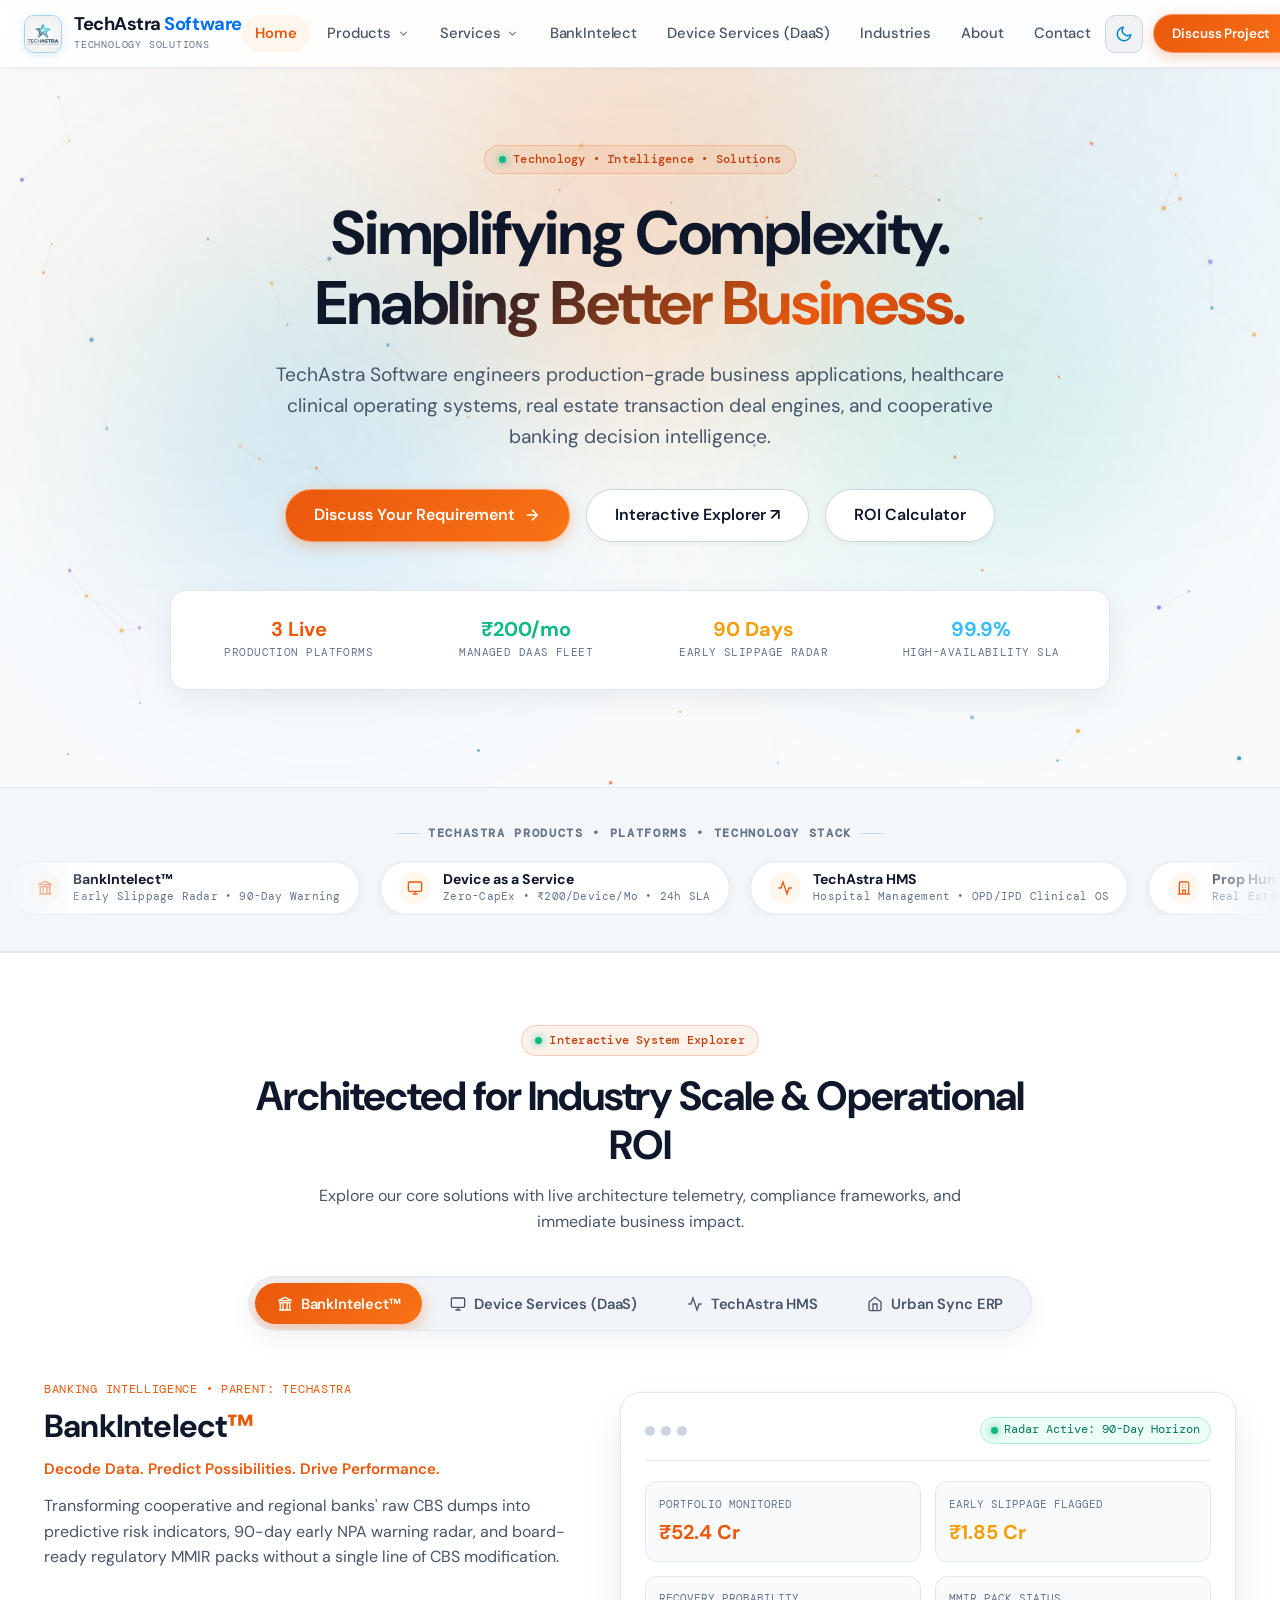
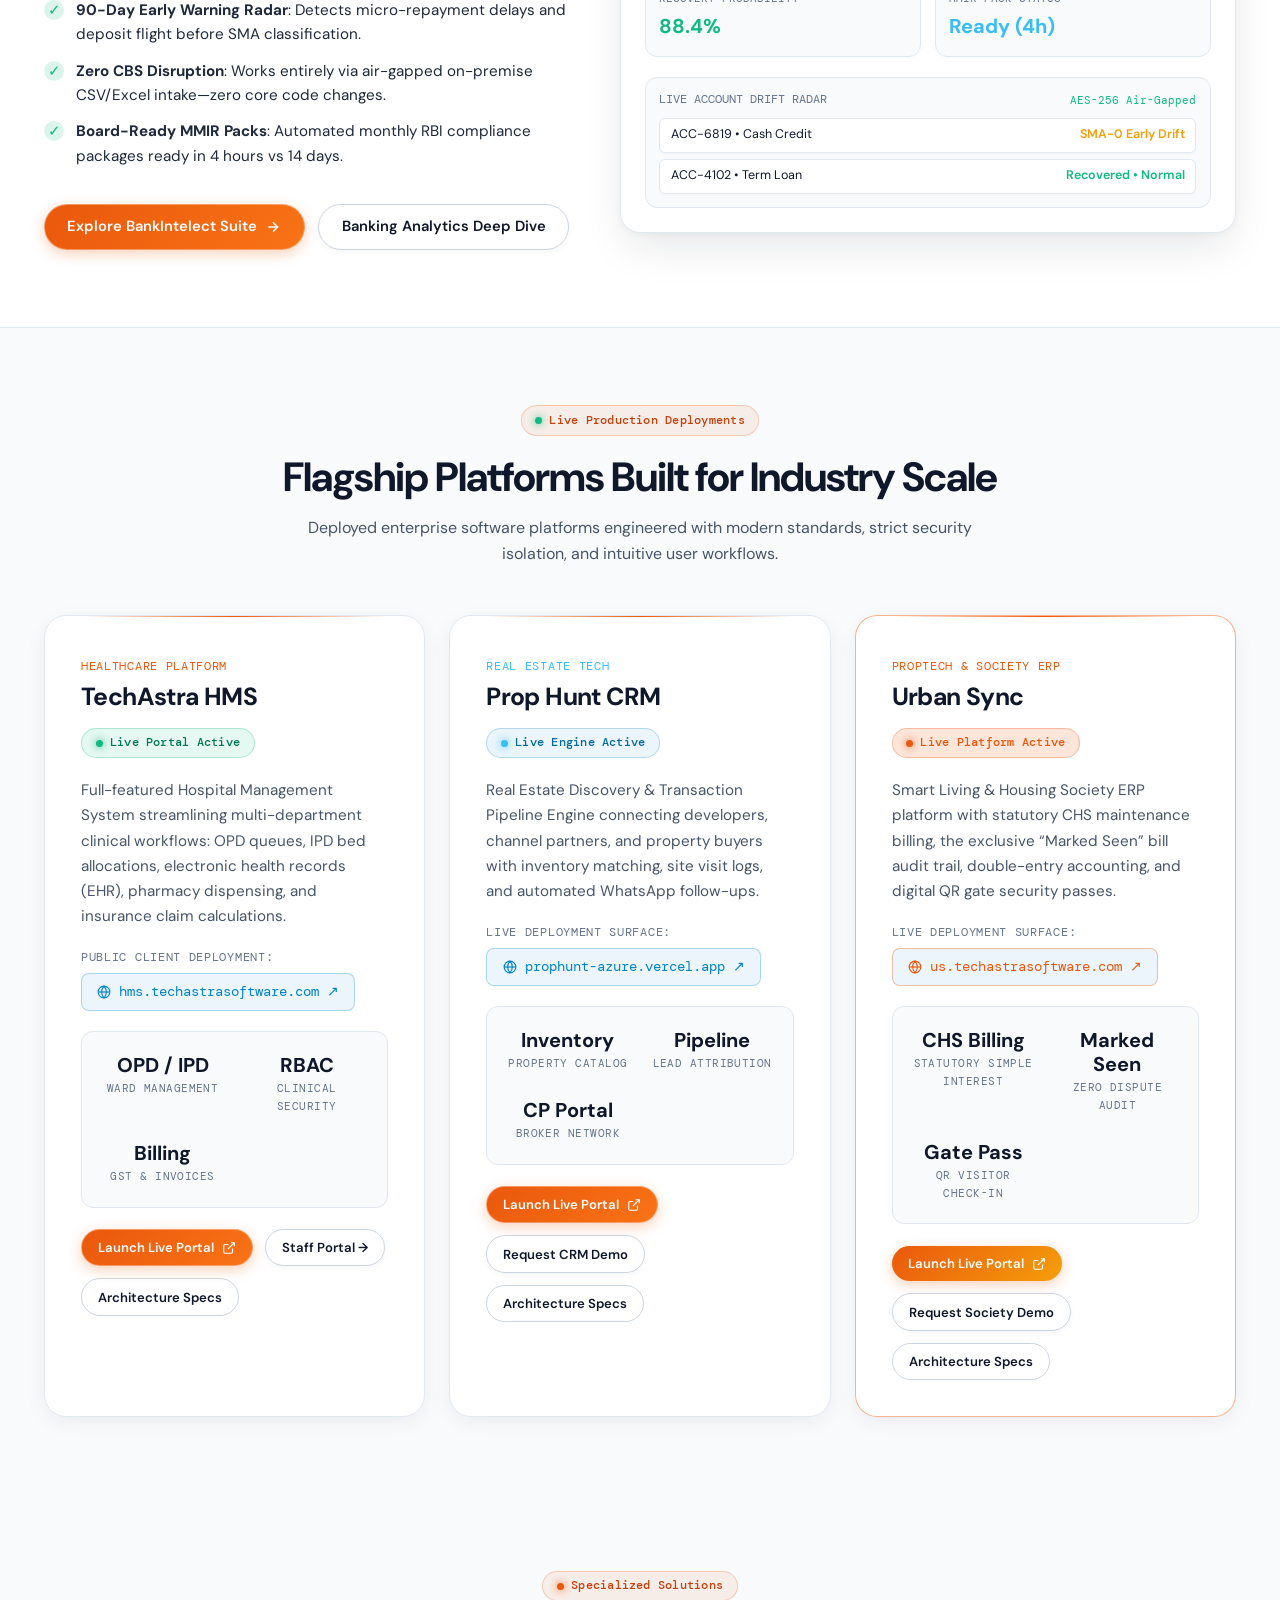
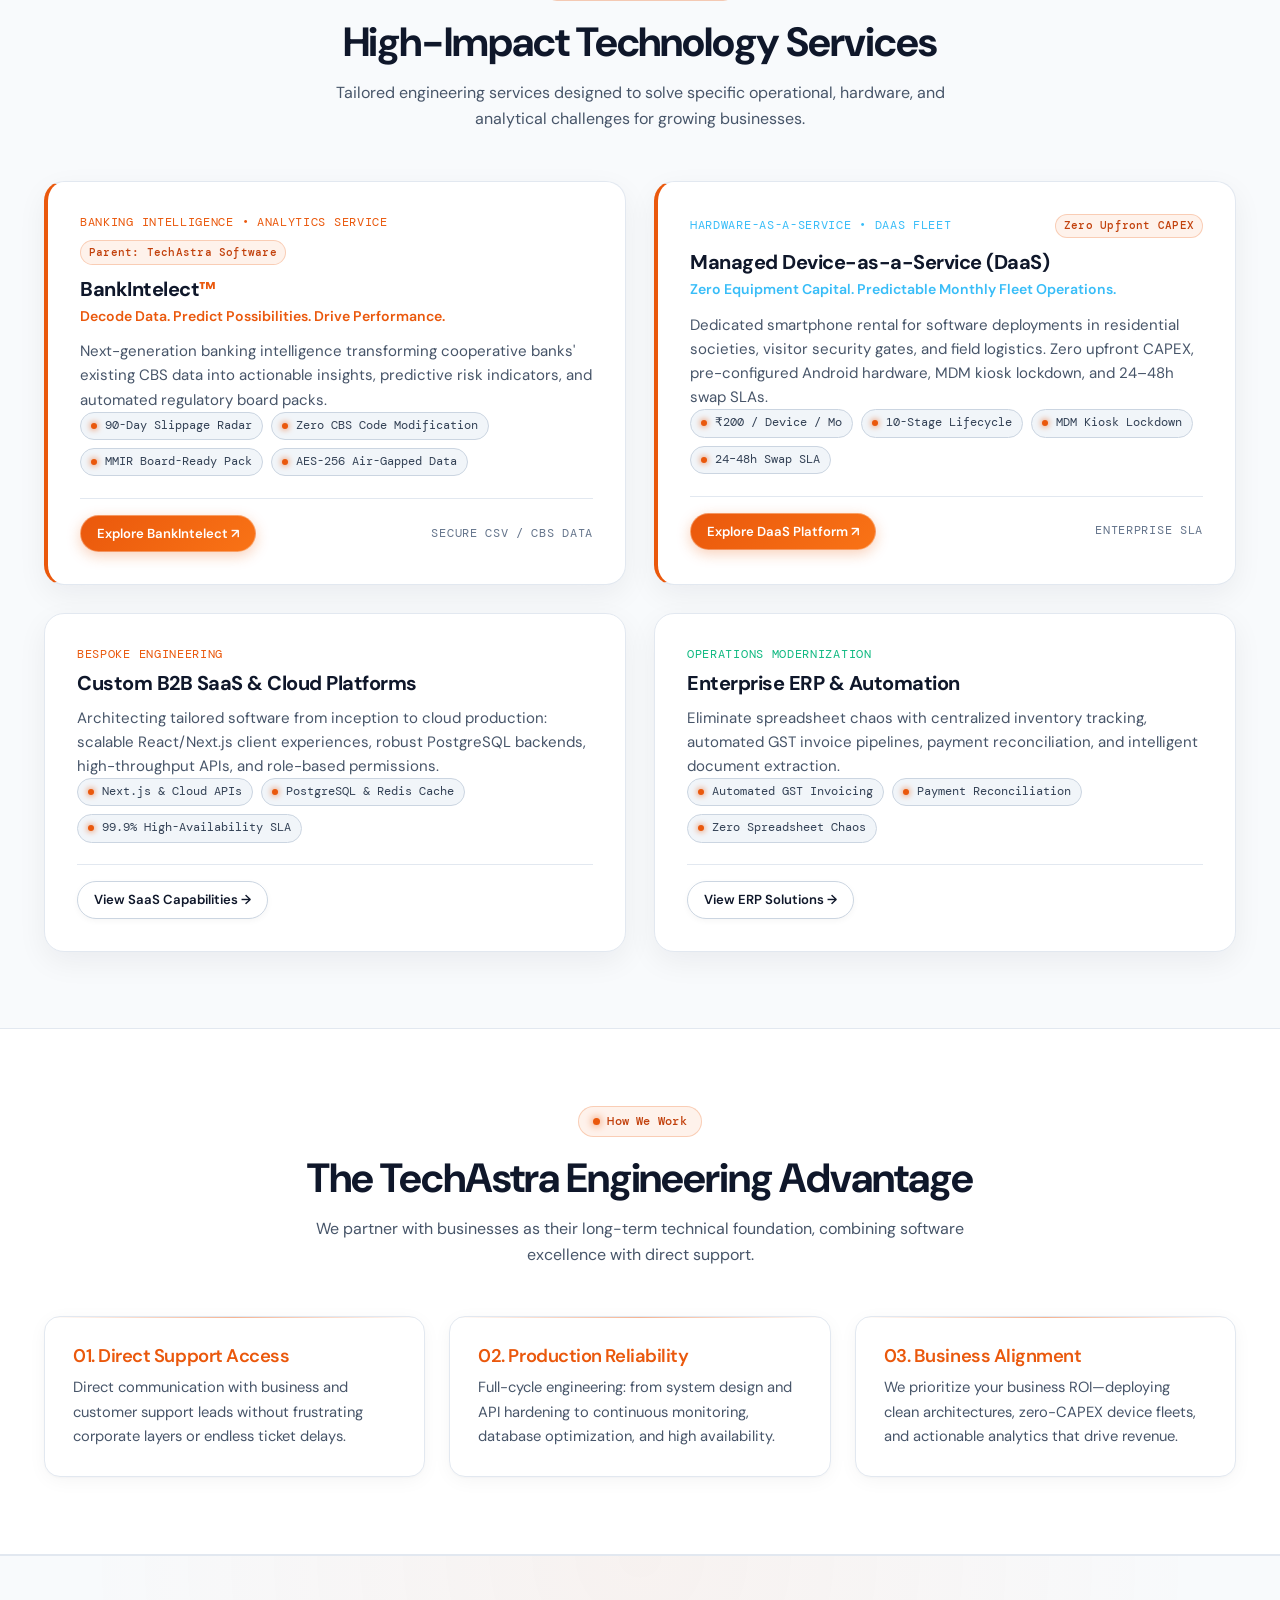
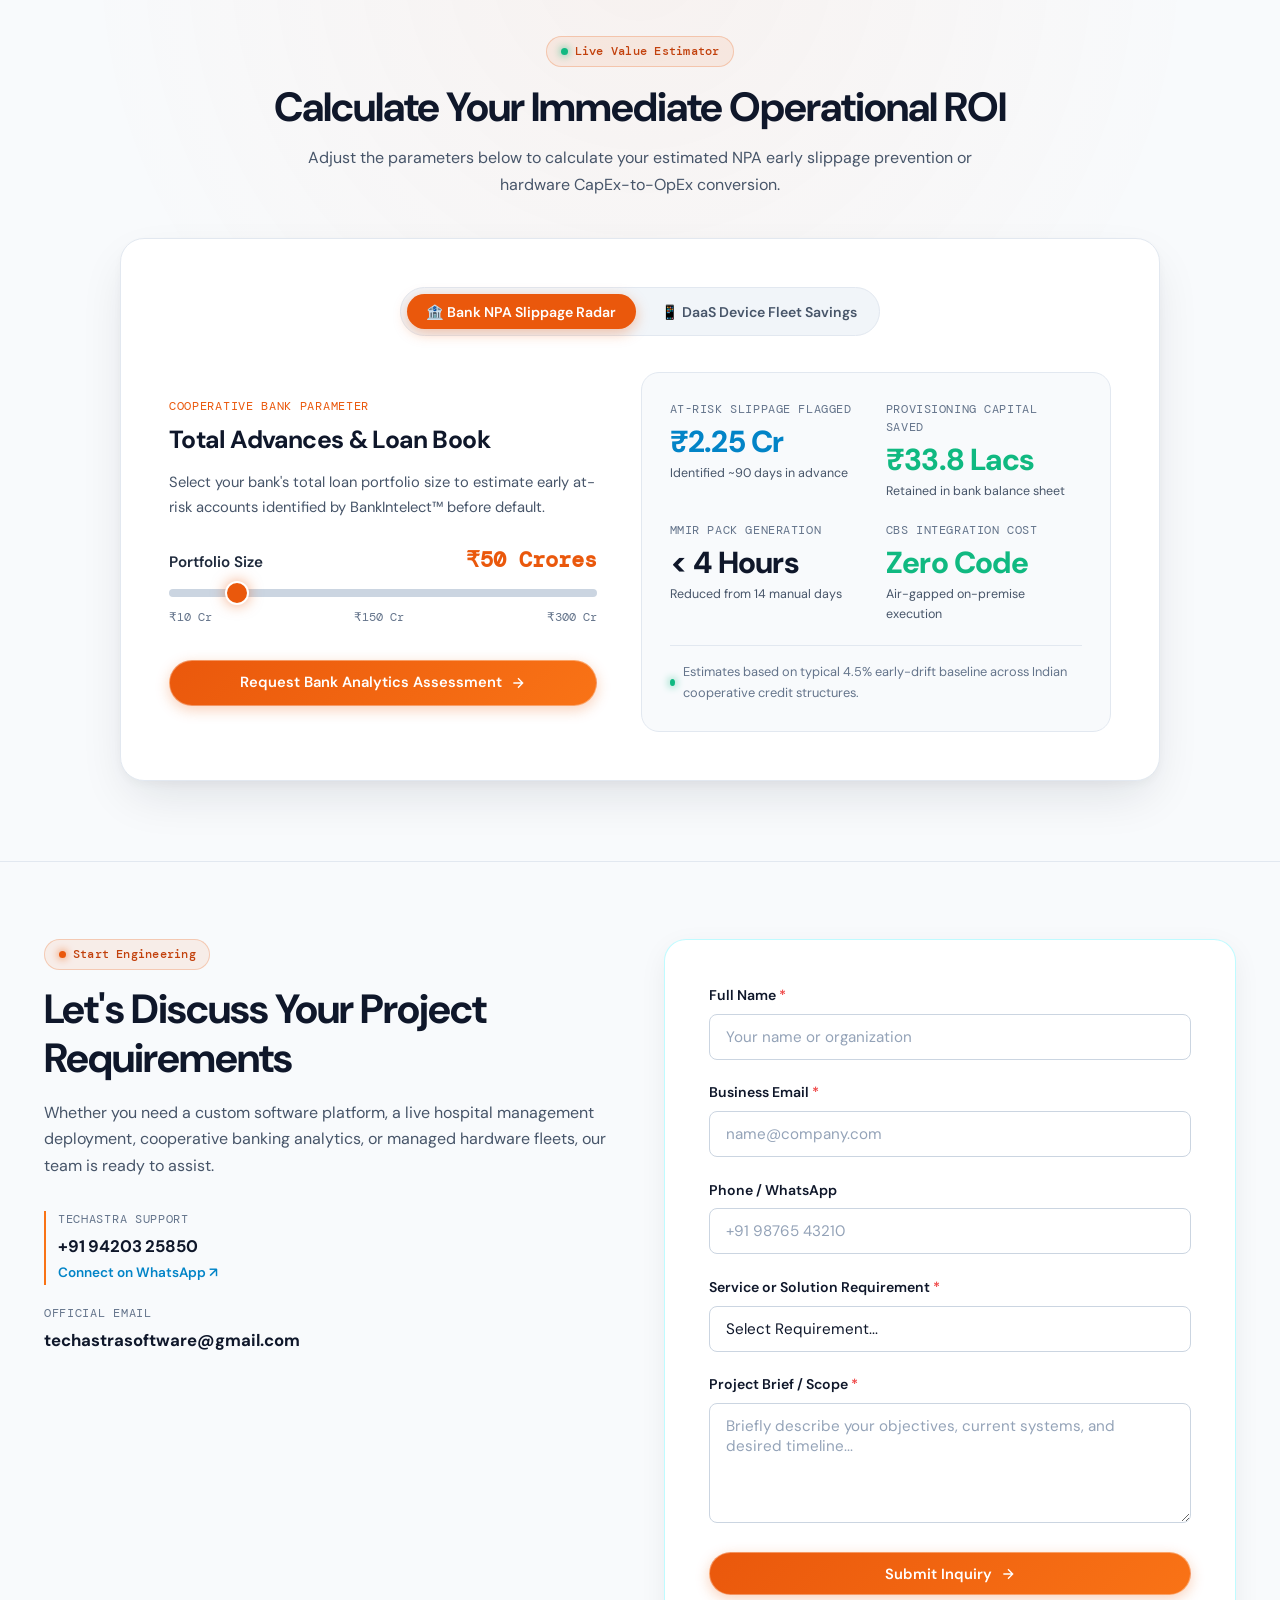
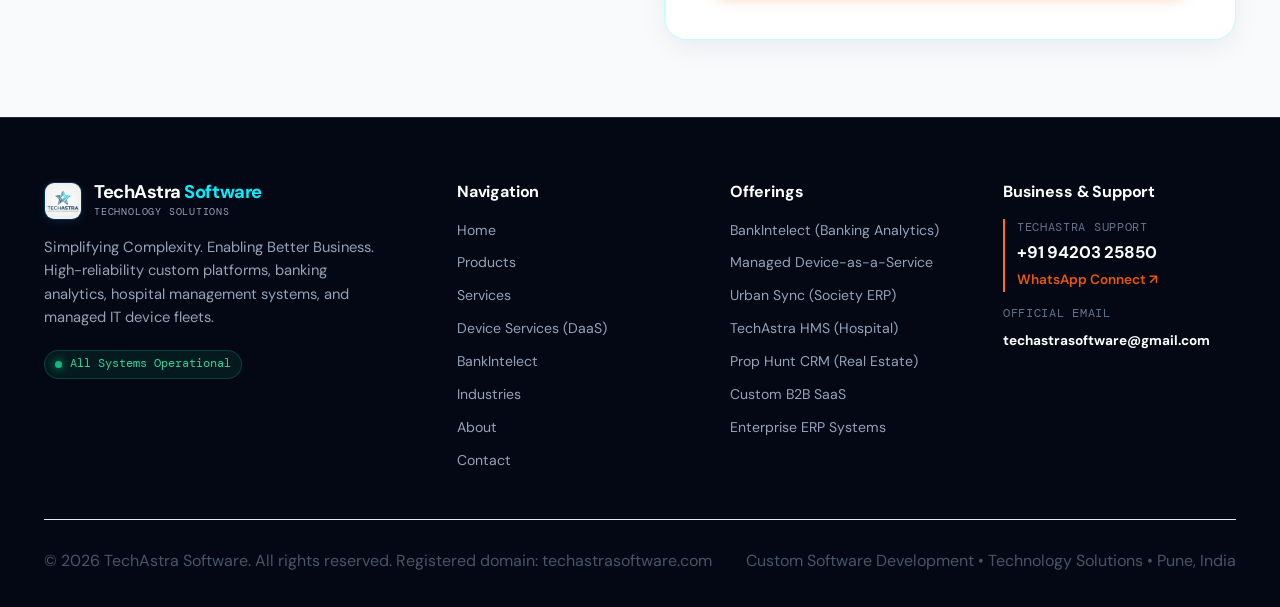
<file: index.html>
<!DOCTYPE html>
<html lang="en" data-theme="light">
<head>
  <meta charset="UTF-8">
  <meta name="viewport" content="width=device-width, initial-scale=1.0">
  <title>TechAstra Software — Custom Software, Business Systems & AI Solutions</title>
  
  <!-- Primary Meta Tags -->
  <meta name="title" content="TechAstra Software — Custom Software, Business Systems & AI Solutions">
  <meta name="description" content="TechAstra Software builds custom business software, enterprise web applications, cooperative banking analytics, and managed device-as-a-service (DaaS) platforms across India.">
  <meta name="keywords" content="TechAstra Software, custom software development, hospital management system, cooperative banking analytics, Device as a Service India, B2B SaaS engineering, Pune software company">
  <meta name="robots" content="index, follow">
  <meta name="theme-color" content="#F8FAFC">
  <meta name="google-site-verification" content="npp2EJDyWVHGI0a8ak_zFF7rpn6xFuHgeEfQXJlTIfI">
  <link rel="canonical" href="https://techastrasoftware.com/">

  <!-- Open Graph / Facebook -->
  <meta property="og:type" content="website">
  <meta property="og:url" content="https://techastrasoftware.com/">
  <meta property="og:title" content="TechAstra Software — Custom Software, Business Systems & AI Solutions">
  <meta property="og:description" content="Simplifying Complexity. Enabling Better Business. High-reliability custom platforms, banking analytics, hospital management systems, and managed IT device fleets.">
  <meta property="og:image" content="https://techastrasoftware.com/assets/images/techastra-logo.jpg">

  <!-- Twitter -->
  <meta name="twitter:card" content="summary_large_image">
  <meta name="twitter:url" content="https://techastrasoftware.com/">
  <meta name="twitter:title" content="TechAstra Software — Custom Software, Business Systems & AI Solutions">
  <meta name="twitter:description" content="High-performance custom software, cooperative banking intelligence, and managed business platforms.">
  <meta name="twitter:image" content="https://techastrasoftware.com/assets/images/techastra-logo.jpg">

  <!-- Favicon -->
  <link rel="icon" type="image/png" href="favicon.png">
  <link rel="apple-touch-icon" href="favicon.png">

  <!-- Modern Typography: DM Sans, DM Mono, Inter (Cashfree Style) -->
  <link rel="preconnect" href="https://fonts.googleapis.com">
  <link rel="preconnect" href="https://fonts.gstatic.com" crossorigin>
  <link href="https://fonts.googleapis.com/css2?family=DM+Sans:ital,opsz,wght@0,9..40,100..1000;1,9..40,100..1000&family=DM+Mono:ital,wght@0,300;0,400;0,500;1,300;1,400;1,500&family=Inter:wght@400;500;600;700&display=swap" rel="stylesheet">

  <!-- Master Stylesheet (Cache-Busted v2.4) -->
  <link rel="stylesheet" href="css/styles.css?v=2.4">

  <!-- Theme Initialization (Zero Flash: Light Theme Default) -->
  <script>
    (function() {
      try {
        var t = localStorage.getItem('techastra-theme');
        if (t === 'dark') {
          document.documentElement.setAttribute('data-theme', 'dark');
        } else {
          document.documentElement.setAttribute('data-theme', 'light');
        }
      } catch (e) {}
    })();
  </script>

  <!-- Structured Data (JSON-LD) -->
  <script type="application/ld+json">
  {
    "@context": "https://schema.org",
    "@graph": [
      {
        "@type": "Organization",
        "@id": "https://techastrasoftware.com/#organization",
        "name": "TechAstra Software",
        "url": "https://techastrasoftware.com",
        "logo": "https://techastrasoftware.com/assets/images/techastra-logo.jpg",
        "email": "techastrasoftware@gmail.com",
        "description": "TechAstra Software is a software solutions company that develops custom software, web applications, business platforms, automation solutions, AI-powered systems, and managed technology solutions for businesses.",
        "sameAs": []
      },
      {
        "@type": "WebSite",
        "@id": "https://techastrasoftware.com/#website",
        "url": "https://techastrasoftware.com",
        "name": "TechAstra Software",
        "publisher": { "@id": "https://techastrasoftware.com/#organization" }
      }
    ]
  }
  </script>
</head>
<body>

  <!-- Global Header -->
  <header class="site-header" role="banner">
    <div class="container-wide">
      <!-- Official TechAstra Logo & Brand -->
      <a href="index.html" class="brand-link" aria-label="TechAstra Software Home">
        <img src="assets/images/techastra-logo.jpg" alt="TechAstra Software Logo" class="brand-logo-img">
        <div class="brand-text-wrap">
          <span class="brand-name">TechAstra <span>Software</span></span>
          <span class="brand-subtext">Technology Solutions</span>
        </div>
      </a>

      <!-- Desktop Navigation -->
      <nav class="main-nav" aria-label="Primary Navigation">
        <a href="index.html" class="nav-link active" aria-current="page">Home</a>

        <!-- Products Dropdown -->
        <div class="nav-item">
          <a href="products.html" class="nav-link">
            <span>Products</span>
            <svg class="nav-arrow" viewBox="0 0 24 24" fill="none" stroke="currentColor" stroke-width="2.5"><polyline points="6 9 12 15 18 9"/></svg>
          </a>
          <div class="nav-dropdown">
            <a href="bankintelect.html" class="dropdown-item">
              <div class="dropdown-icon">
                <svg viewBox="0 0 24 24" width="16" height="16" fill="none" stroke="currentColor" stroke-width="2"><line x1="18" y1="20" x2="18" y2="10"></line><line x1="12" y1="20" x2="12" y2="4"></line><line x1="6" y1="20" x2="6" y2="14"></line></svg>
              </div>
              <div class="dropdown-text">
                <span class="dropdown-title">BankIntelect</span>
                <span class="dropdown-desc">Cooperative banking analytics, early slippage radar & MMIR</span>
              </div>
            </a>
            <a href="device-as-a-service.html" class="dropdown-item">
              <div class="dropdown-icon">
                <svg viewBox="0 0 24 24" width="16" height="16" fill="none" stroke="currentColor" stroke-width="2"><rect x="2" y="3" width="20" height="14" rx="2" ry="2"></rect><line x1="8" y1="21" x2="16" y2="21"></line><line x1="12" y1="17" x2="12" y2="21"></line></svg>
              </div>
              <div class="dropdown-text">
                <span class="dropdown-title">Device as a Service (DaaS)</span>
                <span class="dropdown-desc">Zero-CapEx hardware leasing, MDM & lifecycle management</span>
              </div>
            </a>
            <a href="products.html" class="dropdown-item">
              <div class="dropdown-icon">
                <svg viewBox="0 0 24 24" width="16" height="16" fill="none" stroke="currentColor" stroke-width="2"><rect x="3" y="3" width="7" height="7"></rect><rect x="14" y="3" width="7" height="7"></rect><rect x="14" y="14" width="7" height="7"></rect><rect x="3" y="14" width="7" height="7"></rect></svg>
              </div>
              <div class="dropdown-text">
                <span class="dropdown-title">Enterprise Systems & ERP</span>
                <span class="dropdown-desc">Hospital HMS, PropHunt society ERP & custom business suites</span>
              </div>
            </a>
            <div class="dropdown-footer">
              <a href="products.html">
                <span>Explore All Products</span>
                <svg viewBox="0 0 24 24" width="12" height="12" fill="none" stroke="currentColor" stroke-width="2.5"><path d="M5 12h14M12 5l7 7-7 7"/></svg>
              </a>
            </div>
          </div>
        </div>

        <!-- Services Dropdown -->
        <div class="nav-item">
          <a href="services.html" class="nav-link">
            <span>Services</span>
            <svg class="nav-arrow" viewBox="0 0 24 24" fill="none" stroke="currentColor" stroke-width="2.5"><polyline points="6 9 12 15 18 9"/></svg>
          </a>
          <div class="nav-dropdown">
            <a href="cooperative-banking-analytics.html" class="dropdown-item">
              <div class="dropdown-icon">
                <svg viewBox="0 0 24 24" width="16" height="16" fill="none" stroke="currentColor" stroke-width="2"><path d="M3 21h18M3 10h18M5 6l7-3 7 3M4 10v11M20 10v11M8 14v4M12 14v4M16 14v4"/></svg>
              </div>
              <div class="dropdown-text">
                <span class="dropdown-title">Banking Intelligence</span>
                <span class="dropdown-desc">Early warning radar, NPA diagnosis & Board-Ready reporting</span>
              </div>
            </a>
            <a href="services.html" class="dropdown-item">
              <div class="dropdown-icon">
                <svg viewBox="0 0 24 24" width="16" height="16" fill="none" stroke="currentColor" stroke-width="2"><polyline points="16 18 22 12 16 6"></polyline><polyline points="8 6 2 12 8 18"></polyline></svg>
              </div>
              <div class="dropdown-text">
                <span class="dropdown-title">Custom Software Engineering</span>
                <span class="dropdown-desc">High-reliability cloud web applications & scalable APIs</span>
              </div>
            </a>
            <a href="services.html" class="dropdown-item">
              <div class="dropdown-icon">
                <svg viewBox="0 0 24 24" width="16" height="16" fill="none" stroke="currentColor" stroke-width="2"><path d="M12 2a10 10 0 1 0 10 10H12V2z"></path><path d="M12 2a10 10 0 0 1 10 10h-10V2z"></path><path d="M12 12L2.1 12a10 10 0 0 0 9.9 9.9V12z"></path></svg>
              </div>
              <div class="dropdown-text">
                <span class="dropdown-title">AI & Workflow Automation</span>
                <span class="dropdown-desc">Operational efficiency systems & intelligent workflows</span>
              </div>
            </a>
            <div class="dropdown-footer">
              <a href="services.html">
                <span>View All Services</span>
                <svg viewBox="0 0 24 24" width="12" height="12" fill="none" stroke="currentColor" stroke-width="2.5"><path d="M5 12h14M12 5l7 7-7 7"/></svg>
              </a>
            </div>
          </div>
        </div>

        <a href="bankintelect.html" class="nav-link">BankIntelect</a>
        <a href="device-as-a-service.html" class="nav-link">Device Services (DaaS)</a>
        <a href="industries.html" class="nav-link">Industries</a>
        <a href="about.html" class="nav-link">About</a>
        <a href="contact.html" class="nav-link">Contact</a>
      </nav>

      <!-- Header CTAs & Theme Toggle -->
      <div class="header-actions">
        <button type="button" class="theme-toggle-btn" aria-label="Toggle light or dark theme" title="Switch Theme">
          <svg class="theme-icon-sun" viewBox="0 0 24 24" width="18" height="18" fill="none" stroke="currentColor" stroke-width="2" stroke-linecap="round" stroke-linejoin="round"><circle cx="12" cy="12" r="5"></circle><line x1="12" y1="1" x2="12" y2="3"></line><line x1="12" y1="21" x2="12" y2="23"></line><line x1="4.22" y1="4.22" x2="5.64" y2="5.64"></line><line x1="18.36" y1="18.36" x2="19.78" y2="19.78"></line><line x1="1" y1="12" x2="3" y2="12"></line><line x1="21" y1="12" x2="23" y2="12"></line><line x1="4.22" y1="19.78" x2="5.64" y2="18.36"></line><line x1="18.36" y1="5.64" x2="19.78" y2="4.22"></line></svg>
          <svg class="theme-icon-moon" viewBox="0 0 24 24" width="18" height="18" fill="none" stroke="currentColor" stroke-width="2" stroke-linecap="round" stroke-linejoin="round"><path d="M21 12.79A9 9 0 1 1 11.21 3 7 7 0 0 0 21 12.79z"></path></svg>
        </button>
        <a href="contact.html" class="header-cta-btn">
          <span>Discuss Project</span>
          <svg viewBox="0 0 24 24" fill="none" stroke="currentColor" stroke-width="2"><path d="M5 12h14M12 5l7 7-7 7"/></svg>
        </a>
        <button type="button" class="mobile-menu-btn" aria-label="Open mobile navigation menu" aria-expanded="false">
          <span></span>
          <span></span>
          <span></span>
        </button>
      </div>
    </div>
  </header>

  <!-- Mobile Drawer Menu -->
  <div class="mobile-drawer" aria-hidden="true">
    <div class="mobile-drawer-header">
      <div class="brand-text-wrap">
        <span class="brand-name">TechAstra <span>Software</span></span>
        <span class="brand-subtext">Technology Solutions</span>
      </div>
      <div style="display: flex; align-items: center; gap: 0.5rem;">
        <button type="button" class="theme-toggle-btn" aria-label="Toggle light or dark theme" title="Switch Theme">
          <svg class="theme-icon-sun" viewBox="0 0 24 24" width="18" height="18" fill="none" stroke="currentColor" stroke-width="2" stroke-linecap="round" stroke-linejoin="round"><circle cx="12" cy="12" r="5"></circle><line x1="12" y1="1" x2="12" y2="3"></line><line x1="12" y1="21" x2="12" y2="23"></line><line x1="4.22" y1="4.22" x2="5.64" y2="5.64"></line><line x1="18.36" y1="18.36" x2="19.78" y2="19.78"></line><line x1="1" y1="12" x2="3" y2="12"></line><line x1="21" y1="12" x2="23" y2="12"></line><line x1="4.22" y1="19.78" x2="5.64" y2="18.36"></line><line x1="18.36" y1="5.64" x2="19.78" y2="4.22"></line></svg>
          <svg class="theme-icon-moon" viewBox="0 0 24 24" width="18" height="18" fill="none" stroke="currentColor" stroke-width="2" stroke-linecap="round" stroke-linejoin="round"><path d="M21 12.79A9 9 0 1 1 11.21 3 7 7 0 0 0 21 12.79z"></path></svg>
        </button>
        <button type="button" class="mobile-menu-btn mobile-drawer-close" aria-label="Close navigation menu">
          <svg viewBox="0 0 24 24" width="18" height="18" fill="none" stroke="currentColor" stroke-width="2"><line x1="18" y1="6" x2="6" y2="18"></line><line x1="6" y1="6" x2="18" y2="18"></line></svg>
        </button>
      </div>
    </div>
    <nav class="mobile-drawer-nav">
      <a href="index.html" class="active">Home</a>
      <a href="bankintelect.html">BankIntelect (Banking Intelligence)</a>
      <a href="device-as-a-service.html">Device Services (DaaS)</a>
      <a href="products.html">All Products</a>
      <a href="services.html">All Services</a>
      <a href="industries.html">Industries</a>
      <a href="about.html">About</a>
      <a href="contact.html">Contact</a>
    </nav>
    <div class="mobile-drawer-footer">
      <a href="contact.html" class="btn btn-primary" style="width: 100%; justify-content: center;">Discuss Your Project</a>
      <a href="https://wa.me/919420325850" target="_blank" rel="noopener" class="btn btn-secondary" style="width: 100%; justify-content: center; margin-top: 0.5rem;">WhatsApp: 9420325850</a>
      <p style="font-size: 0.78rem; color: var(--text-muted); text-align: center; margin-top: 0.75rem;">techastrasoftware@gmail.com</p>
    </div>
  </div>

  <main id="main-content">

    <!-- Cosmic Astra Hero Section with Cashfree-Style Ambient Glow & Interactive Constellation Canvas -->
    <section class="section-padding hero-cosmic-section" style="position: relative; overflow: hidden; padding-top: clamp(3rem, 6vw, 5.5rem); padding-bottom: clamp(3.5rem, 6vw, 5.5rem);">
      <!-- Ambient Radial Glow Orbs (Cashfree Style) -->
      <div class="hero-glow-layer" aria-hidden="true">
        <div class="hero-glow-orb orb-primary"></div>
        <div class="hero-glow-orb orb-secondary"></div>
        <div class="hero-glow-orb orb-accent"></div>
      </div>

      <!-- Interactive Celestial Starfield Canvas -->
      <canvas id="astra-canvas" class="astra-canvas" aria-hidden="true"></canvas>

      <div class="container" style="position: relative; z-index: 2;">
        <div style="max-width: 940px; margin: 0 auto; text-align: center;">
          
          <div class="hero-badge-wrap">
            <span class="badge hero-badge">
              <span class="dot dot-green"></span> Technology • Intelligence • Solutions
            </span>
          </div>

          <h1 style="margin-bottom: 1.35rem;">
            Simplifying Complexity. <br>
            <span class="gradient-text-cosmic">Enabling Better Business.</span>
          </h1>

          <p class="lead" style="max-width: 780px; margin: 0 auto 2.25rem; color: var(--text-secondary);">
            TechAstra Software engineers production-grade business applications, healthcare clinical operating systems, real estate transaction deal engines, and cooperative banking decision intelligence.
          </p>

          <div class="hero-cta-group" style="display: flex; gap: 1rem; justify-content: center; flex-wrap: wrap; margin-bottom: 3rem;">
            <a href="contact.html" class="btn btn-primary btn-lg">
              <span>Discuss Your Requirement</span>
              <svg width="18" height="18" viewBox="0 0 24 24" fill="none" stroke="currentColor" stroke-width="2"><path d="M5 12h14M12 5l7 7-7 7"/></svg>
            </a>
            <a href="#solutions-interactive" class="btn btn-secondary btn-lg">
              <span>Interactive Explorer ↗</span>
            </a>
            <a href="#roi-calculator" class="btn btn-secondary btn-lg">
              <span>ROI Calculator</span>
            </a>
          </div>

          <!-- Highlight Metrics & Telemetry Strip with Scroll-Triggered Counters -->
          <div class="metrics-strip hero-metrics-strip">
            <div class="metric-item">
              <div class="metric-val" style="color: var(--brand-cyan);">
                <span class="animated-counter" data-counter-target="3" data-suffix=" Live">3 Live</span>
              </div>
              <div class="metric-lbl">Production Platforms</div>
            </div>
            <div class="metric-item">
              <div class="metric-val" style="color: #10B981;">
                <span class="animated-counter" data-counter-target="200" data-prefix="₹" data-suffix="/mo">₹200/mo</span>
              </div>
              <div class="metric-lbl">Managed DaaS Fleet</div>
            </div>
            <div class="metric-item">
              <div class="metric-val" style="color: #F59E0B;">
                <span class="animated-counter" data-counter-target="90" data-suffix=" Days">90 Days</span>
              </div>
              <div class="metric-lbl">Early Slippage Radar</div>
            </div>
            <div class="metric-item">
              <div class="metric-val" style="color: #38BDF8;">
                <span class="animated-counter" data-counter-target="99.9" data-decimals="1" data-suffix="%">99.9%</span>
              </div>
              <div class="metric-lbl">High-Availability SLA</div>
            </div>
          </div>

        </div>
      </div>
    </section>

    <!-- Cashfree-Style Infinite Horizontal Solutions & Products Marquee -->
    <section class="solutions-marquee-section" aria-label="Solutions and Technologies Ecosystem">
      <div class="marquee-label-wrap">
        <span class="marquee-subheading">TECHASTRA PRODUCTS &bull; PLATFORMS &bull; TECHNOLOGY STACK</span>
      </div>
      <div class="marquee-container">
        <!-- Track 1 -->
        <div class="marquee-track">
          <a href="bankintelect.html" class="marquee-pill" title="Explore BankIntelect">
            <div class="marquee-icon-box">
              <svg width="16" height="16" viewBox="0 0 24 24" fill="none" stroke="currentColor" stroke-width="2"><path d="M3 21h18M3 10h18M5 10v11M9 10v11M15 10v11M19 10v11M12 2L2 7h20L12 2z"/></svg>
            </div>
            <div class="marquee-text-wrap">
              <span class="marquee-title">BankIntelect™</span>
              <span class="marquee-desc">Early Slippage Radar &bull; 90-Day Warning</span>
            </div>
          </a>

          <a href="device-as-a-service.html" class="marquee-pill" title="Explore Device as a Service">
            <div class="marquee-icon-box">
              <svg width="16" height="16" viewBox="0 0 24 24" fill="none" stroke="currentColor" stroke-width="2"><rect x="2" y="3" width="20" height="14" rx="2" ry="2"/><line x1="8" y1="21" x2="16" y2="21"/><line x1="12" y1="17" x2="12" y2="21"/></svg>
            </div>
            <div class="marquee-text-wrap">
              <span class="marquee-title">Device as a Service</span>
              <span class="marquee-desc">Zero-CapEx &bull; ₹200/Device/Mo &bull; 24h SLA</span>
            </div>
          </a>

          <a href="products.html#hms" class="marquee-pill" title="Explore TechAstra HMS">
            <div class="marquee-icon-box">
              <svg width="16" height="16" viewBox="0 0 24 24" fill="none" stroke="currentColor" stroke-width="2"><path d="M22 12h-4l-3 9L9 3l-3 9H2"/></svg>
            </div>
            <div class="marquee-text-wrap">
              <span class="marquee-title">TechAstra HMS</span>
              <span class="marquee-desc">Hospital Management &bull; OPD/IPD Clinical OS</span>
            </div>
          </a>

          <a href="products.html#prop-hunt" class="marquee-pill" title="Explore Prop Hunt CRM">
            <div class="marquee-icon-box">
              <svg width="16" height="16" viewBox="0 0 24 24" fill="none" stroke="currentColor" stroke-width="2"><path d="M19 21V5a2 2 0 0 0-2-2H7a2 2 0 0 0-2 2v16m14 0h2m-2 0h-5m-9 0H3m2 0h5M9 7h1m-1 4h1m4-4h1m-1 4h1m-5 10v-5a1 1 0 0 1 1-1h2a1 1 0 0 1 1 1v5m-4 0h4"/></svg>
            </div>
            <div class="marquee-text-wrap">
              <span class="marquee-title">Prop Hunt CRM</span>
              <span class="marquee-desc">Real Estate Pipeline &bull; Developer Inventory</span>
            </div>
          </a>

          <a href="products.html#urban-sync" class="marquee-pill" title="Explore Urban Sync">
            <div class="marquee-icon-box">
              <svg width="16" height="16" viewBox="0 0 24 24" fill="none" stroke="currentColor" stroke-width="2"><path d="M3 9l9-7 9 7v11a2 2 0 0 1-2 2H5a2 2 0 0 1-2-2z"/><polyline points="9 22 9 12 15 12 15 22"/></svg>
            </div>
            <div class="marquee-text-wrap">
              <span class="marquee-title">Urban Sync ERP</span>
              <span class="marquee-desc">Marked-Seen CHS Audit &bull; QR Gate Passes</span>
            </div>
          </a>

          <a href="cooperative-banking-analytics.html" class="marquee-pill" title="RBI MMIR Packs">
            <div class="marquee-icon-box">
              <svg width="16" height="16" viewBox="0 0 24 24" fill="none" stroke="currentColor" stroke-width="2"><path d="M12 22s8-4 8-10V5l-8-3-8 3v7c0 6 8 10 8 10z"/></svg>
            </div>
            <div class="marquee-text-wrap">
              <span class="marquee-title">RBI MMIR Compliance</span>
              <span class="marquee-desc">Board-Ready Regulatory Analytical Packs</span>
            </div>
          </a>

          <a href="bankintelect.html" class="marquee-pill" title="Zero CBS Disruption">
            <div class="marquee-icon-box">
              <svg width="16" height="16" viewBox="0 0 24 24" fill="none" stroke="currentColor" stroke-width="2"><polygon points="13 2 3 14 12 14 11 22 21 10 12 10 13 2"/></svg>
            </div>
            <div class="marquee-text-wrap">
              <span class="marquee-title">Zero CBS Code Disruption</span>
              <span class="marquee-desc">No Modification to Core Banking Systems</span>
            </div>
          </a>

          <a href="cooperative-banking-analytics.html" class="marquee-pill" title="AES-256 Air-Gapped Security">
            <div class="marquee-icon-box">
              <svg width="16" height="16" viewBox="0 0 24 24" fill="none" stroke="currentColor" stroke-width="2"><rect x="3" y="11" width="18" height="11" rx="2" ry="2"/><path d="M7 11V7a5 5 0 0 1 10 0v4"/></svg>
            </div>
            <div class="marquee-text-wrap">
              <span class="marquee-title">AES-256 Air-Gapped</span>
              <span class="marquee-desc">100% On-Premise Execution &bull; Zero External Leaks</span>
            </div>
          </a>

          <a href="device-as-a-service.html" class="marquee-pill" title="MDM Kiosk Security">
            <div class="marquee-icon-box">
              <svg width="16" height="16" viewBox="0 0 24 24" fill="none" stroke="currentColor" stroke-width="2"><rect x="4" y="4" width="16" height="16" rx="2" ry="2"/><rect x="9" y="9" width="6" height="6"/><line x1="9" y1="1" x2="9" y2="4"/><line x1="15" y1="1" x2="15" y2="4"/><line x1="9" y1="20" x2="9" y2="23"/><line x1="15" y1="20" x2="15" y2="23"/><line x1="20" y1="9" x2="23" y2="9"/><line x1="20" y1="14" x2="23" y2="14"/><line x1="1" y1="9" x2="4" y2="9"/><line x1="1" y1="14" x2="4" y2="14"/></svg>
            </div>
            <div class="marquee-text-wrap">
              <span class="marquee-title">Enterprise MDM Kiosk</span>
              <span class="marquee-desc">Single-App Lockdown &bull; 24-48h Swap SLAs</span>
            </div>
          </a>
        </div>

        <!-- Track 2 (Exact Duplicate for Infinite Loop) -->
        <div class="marquee-track" aria-hidden="true">
          <a href="bankintelect.html" class="marquee-pill" tabindex="-1">
            <div class="marquee-icon-box">
              <svg width="16" height="16" viewBox="0 0 24 24" fill="none" stroke="currentColor" stroke-width="2"><path d="M3 21h18M3 10h18M5 10v11M9 10v11M15 10v11M19 10v11M12 2L2 7h20L12 2z"/></svg>
            </div>
            <div class="marquee-text-wrap">
              <span class="marquee-title">BankIntelect™</span>
              <span class="marquee-desc">Early Slippage Radar &bull; 90-Day Warning</span>
            </div>
          </a>

          <a href="device-as-a-service.html" class="marquee-pill" tabindex="-1">
            <div class="marquee-icon-box">
              <svg width="16" height="16" viewBox="0 0 24 24" fill="none" stroke="currentColor" stroke-width="2"><rect x="2" y="3" width="20" height="14" rx="2" ry="2"/><line x1="8" y1="21" x2="16" y2="21"/><line x1="12" y1="17" x2="12" y2="21"/></svg>
            </div>
            <div class="marquee-text-wrap">
              <span class="marquee-title">Device as a Service</span>
              <span class="marquee-desc">Zero-CapEx &bull; ₹200/Device/Mo &bull; 24h SLA</span>
            </div>
          </a>

          <a href="products.html#hms" class="marquee-pill" tabindex="-1">
            <div class="marquee-icon-box">
              <svg width="16" height="16" viewBox="0 0 24 24" fill="none" stroke="currentColor" stroke-width="2"><path d="M22 12h-4l-3 9L9 3l-3 9H2"/></svg>
            </div>
            <div class="marquee-text-wrap">
              <span class="marquee-title">TechAstra HMS</span>
              <span class="marquee-desc">Hospital Management &bull; OPD/IPD Clinical OS</span>
            </div>
          </a>

          <a href="products.html#prop-hunt" class="marquee-pill" tabindex="-1">
            <div class="marquee-icon-box">
              <svg width="16" height="16" viewBox="0 0 24 24" fill="none" stroke="currentColor" stroke-width="2"><path d="M19 21V5a2 2 0 0 0-2-2H7a2 2 0 0 0-2 2v16m14 0h2m-2 0h-5m-9 0H3m2 0h5M9 7h1m-1 4h1m4-4h1m-1 4h1m-5 10v-5a1 1 0 0 1 1-1h2a1 1 0 0 1 1 1v5m-4 0h4"/></svg>
            </div>
            <div class="marquee-text-wrap">
              <span class="marquee-title">Prop Hunt CRM</span>
              <span class="marquee-desc">Real Estate Pipeline &bull; Developer Inventory</span>
            </div>
          </a>

          <a href="products.html#urban-sync" class="marquee-pill" tabindex="-1">
            <div class="marquee-icon-box">
              <svg width="16" height="16" viewBox="0 0 24 24" fill="none" stroke="currentColor" stroke-width="2"><path d="M3 9l9-7 9 7v11a2 2 0 0 1-2 2H5a2 2 0 0 1-2-2z"/><polyline points="9 22 9 12 15 12 15 22"/></svg>
            </div>
            <div class="marquee-text-wrap">
              <span class="marquee-title">Urban Sync ERP</span>
              <span class="marquee-desc">Marked-Seen CHS Audit &bull; QR Gate Passes</span>
            </div>
          </a>

          <a href="cooperative-banking-analytics.html" class="marquee-pill" tabindex="-1">
            <div class="marquee-icon-box">
              <svg width="16" height="16" viewBox="0 0 24 24" fill="none" stroke="currentColor" stroke-width="2"><path d="M12 22s8-4 8-10V5l-8-3-8 3v7c0 6 8 10 8 10z"/></svg>
            </div>
            <div class="marquee-text-wrap">
              <span class="marquee-title">RBI MMIR Compliance</span>
              <span class="marquee-desc">Board-Ready Regulatory Analytical Packs</span>
            </div>
          </a>

          <a href="bankintelect.html" class="marquee-pill" tabindex="-1">
            <div class="marquee-icon-box">
              <svg width="16" height="16" viewBox="0 0 24 24" fill="none" stroke="currentColor" stroke-width="2"><polygon points="13 2 3 14 12 14 11 22 21 10 12 10 13 2"/></svg>
            </div>
            <div class="marquee-text-wrap">
              <span class="marquee-title">Zero CBS Code Disruption</span>
              <span class="marquee-desc">No Modification to Core Banking Systems</span>
            </div>
          </a>

          <a href="cooperative-banking-analytics.html" class="marquee-pill" tabindex="-1">
            <div class="marquee-icon-box">
              <svg width="16" height="16" viewBox="0 0 24 24" fill="none" stroke="currentColor" stroke-width="2"><rect x="3" y="11" width="18" height="11" rx="2" ry="2"/><path d="M7 11V7a5 5 0 0 1 10 0v4"/></svg>
            </div>
            <div class="marquee-text-wrap">
              <span class="marquee-title">AES-256 Air-Gapped</span>
              <span class="marquee-desc">100% On-Premise Execution &bull; Zero External Leaks</span>
            </div>
          </a>

          <a href="device-as-a-service.html" class="marquee-pill" tabindex="-1">
            <div class="marquee-icon-box">
              <svg width="16" height="16" viewBox="0 0 24 24" fill="none" stroke="currentColor" stroke-width="2"><rect x="4" y="4" width="16" height="16" rx="2" ry="2"/><rect x="9" y="9" width="6" height="6"/><line x1="9" y1="1" x2="9" y2="4"/><line x1="15" y1="1" x2="15" y2="4"/><line x1="9" y1="20" x2="9" y2="23"/><line x1="15" y1="20" x2="15" y2="23"/><line x1="20" y1="9" x2="23" y2="9"/><line x1="20" y1="14" x2="23" y2="14"/><line x1="1" y1="9" x2="4" y2="9"/><line x1="1" y1="14" x2="4" y2="14"/></svg>
            </div>
            <div class="marquee-text-wrap">
              <span class="marquee-title">Enterprise MDM Kiosk</span>
              <span class="marquee-desc">Single-App Lockdown &bull; 24-48h Swap SLAs</span>
            </div>
          </a>
        </div>

        <!-- Track 3 (Seamless Bidirectional Wrap Track) -->
        <div class="marquee-track" aria-hidden="true">
          <a href="bankintelect.html" class="marquee-pill" tabindex="-1">
            <div class="marquee-icon-box">
              <svg width="16" height="16" viewBox="0 0 24 24" fill="none" stroke="currentColor" stroke-width="2"><path d="M3 21h18M3 10h18M5 10v11M9 10v11M15 10v11M19 10v11M12 2L2 7h20L12 2z"/></svg>
            </div>
            <div class="marquee-text-wrap">
              <span class="marquee-title">BankIntelect™</span>
              <span class="marquee-desc">Early Slippage Radar &bull; 90-Day Warning</span>
            </div>
          </a>

          <a href="device-as-a-service.html" class="marquee-pill" tabindex="-1">
            <div class="marquee-icon-box">
              <svg width="16" height="16" viewBox="0 0 24 24" fill="none" stroke="currentColor" stroke-width="2"><rect x="2" y="3" width="20" height="14" rx="2" ry="2"/><line x1="8" y1="21" x2="16" y2="21"/><line x1="12" y1="17" x2="12" y2="21"/></svg>
            </div>
            <div class="marquee-text-wrap">
              <span class="marquee-title">Device as a Service</span>
              <span class="marquee-desc">Zero-CapEx &bull; ₹200/Device/Mo &bull; 24h SLA</span>
            </div>
          </a>

          <a href="products.html#hms" class="marquee-pill" tabindex="-1">
            <div class="marquee-icon-box">
              <svg width="16" height="16" viewBox="0 0 24 24" fill="none" stroke="currentColor" stroke-width="2"><path d="M22 12h-4l-3 9L9 3l-3 9H2"/></svg>
            </div>
            <div class="marquee-text-wrap">
              <span class="marquee-title">TechAstra HMS</span>
              <span class="marquee-desc">Hospital Management &bull; OPD/IPD Clinical OS</span>
            </div>
          </a>

          <a href="products.html#prop-hunt" class="marquee-pill" tabindex="-1">
            <div class="marquee-icon-box">
              <svg width="16" height="16" viewBox="0 0 24 24" fill="none" stroke="currentColor" stroke-width="2"><path d="M19 21V5a2 2 0 0 0-2-2H7a2 2 0 0 0-2 2v16m14 0h2m-2 0h-5m-9 0H3m2 0h5M9 7h1m-1 4h1m4-4h1m-1 4h1m-5 10v-5a1 1 0 0 1 1-1h2a1 1 0 0 1 1 1v5m-4 0h4"/></svg>
            </div>
            <div class="marquee-text-wrap">
              <span class="marquee-title">Prop Hunt CRM</span>
              <span class="marquee-desc">Real Estate Pipeline &bull; Developer Inventory</span>
            </div>
          </a>

          <a href="products.html#urban-sync" class="marquee-pill" tabindex="-1">
            <div class="marquee-icon-box">
              <svg width="16" height="16" viewBox="0 0 24 24" fill="none" stroke="currentColor" stroke-width="2"><path d="M3 9l9-7 9 7v11a2 2 0 0 1-2 2H5a2 2 0 0 1-2-2z"/><polyline points="9 22 9 12 15 12 15 22"/></svg>
            </div>
            <div class="marquee-text-wrap">
              <span class="marquee-title">Urban Sync ERP</span>
              <span class="marquee-desc">Marked-Seen CHS Audit &bull; QR Gate Passes</span>
            </div>
          </a>

          <a href="cooperative-banking-analytics.html" class="marquee-pill" tabindex="-1">
            <div class="marquee-icon-box">
              <svg width="16" height="16" viewBox="0 0 24 24" fill="none" stroke="currentColor" stroke-width="2"><path d="M12 22s8-4 8-10V5l-8-3-8 3v7c0 6 8 10 8 10z"/></svg>
            </div>
            <div class="marquee-text-wrap">
              <span class="marquee-title">RBI MMIR Compliance</span>
              <span class="marquee-desc">Board-Ready Regulatory Analytical Packs</span>
            </div>
          </a>

          <a href="bankintelect.html" class="marquee-pill" tabindex="-1">
            <div class="marquee-icon-box">
              <svg width="16" height="16" viewBox="0 0 24 24" fill="none" stroke="currentColor" stroke-width="2"><polygon points="13 2 3 14 12 14 11 22 21 10 12 10 13 2"/></svg>
            </div>
            <div class="marquee-text-wrap">
              <span class="marquee-title">Zero CBS Code Disruption</span>
              <span class="marquee-desc">No Modification to Core Banking Systems</span>
            </div>
          </a>

          <a href="cooperative-banking-analytics.html" class="marquee-pill" tabindex="-1">
            <div class="marquee-icon-box">
              <svg width="16" height="16" viewBox="0 0 24 24" fill="none" stroke="currentColor" stroke-width="2"><rect x="3" y="11" width="18" height="11" rx="2" ry="2"/><path d="M7 11V7a5 5 0 0 1 10 0v4"/></svg>
            </div>
            <div class="marquee-text-wrap">
              <span class="marquee-title">AES-256 Air-Gapped</span>
              <span class="marquee-desc">100% On-Premise Execution &bull; Zero External Leaks</span>
            </div>
          </a>

          <a href="device-as-a-service.html" class="marquee-pill" tabindex="-1">
            <div class="marquee-icon-box">
              <svg width="16" height="16" viewBox="0 0 24 24" fill="none" stroke="currentColor" stroke-width="2"><rect x="4" y="4" width="16" height="16" rx="2" ry="2"/><rect x="9" y="9" width="6" height="6"/><line x1="9" y1="1" x2="9" y2="4"/><line x1="15" y1="1" x2="15" y2="4"/><line x1="9" y1="20" x2="9" y2="23"/><line x1="15" y1="20" x2="15" y2="23"/><line x1="20" y1="9" x2="23" y2="9"/><line x1="20" y1="14" x2="23" y2="14"/><line x1="1" y1="9" x2="4" y2="9"/><line x1="1" y1="14" x2="4" y2="14"/></svg>
            </div>
            <div class="marquee-text-wrap">
              <span class="marquee-title">Enterprise MDM Kiosk</span>
              <span class="marquee-desc">Single-App Lockdown &bull; 24-48h Swap SLAs</span>
            </div>
          </a>
        </div>
      </div>
    </section>

    <!-- Cashfree-Style Interactive Segmented Tab Switcher -->
    <section class="interactive-tabs-section bg-surface" id="solutions-interactive">
      <div class="container">
        <div class="tabs-segmented-header">
          <span class="badge"><span class="dot dot-green"></span> Interactive System Explorer</span>
          <h2>Architected for Industry Scale &amp; Operational ROI</h2>
          <p class="section-lead" style="max-width: 680px; margin: 0.75rem auto 0;">
            Explore our core solutions with live architecture telemetry, compliance frameworks, and immediate business impact.
          </p>
        </div>

        <!-- Segmented Tab Navigation -->
        <div style="text-align: center;">
          <div class="tabs-segmented-nav" role="tablist" aria-label="Solutions Explorer">
            <button class="tab-btn active" role="tab" id="tab-btn-1" aria-selected="true" aria-controls="tab-bankintelect" data-tab-target="#tab-bankintelect">
              <svg width="16" height="16" viewBox="0 0 24 24" fill="none" stroke="currentColor" stroke-width="2"><path d="M3 21h18M3 10h18M5 10v11M9 10v11M15 10v11M19 10v11M12 2L2 7h20L12 2z"/></svg>
              <span>BankIntelect™</span>
            </button>
            <button class="tab-btn" role="tab" id="tab-btn-2" aria-selected="false" aria-controls="tab-daas" data-tab-target="#tab-daas">
              <svg width="16" height="16" viewBox="0 0 24 24" fill="none" stroke="currentColor" stroke-width="2"><rect x="2" y="3" width="20" height="14" rx="2" ry="2"/><line x1="8" y1="21" x2="16" y2="21"/><line x1="12" y1="17" x2="12" y2="21"/></svg>
              <span>Device Services (DaaS)</span>
            </button>
            <button class="tab-btn" role="tab" id="tab-btn-3" aria-selected="false" aria-controls="tab-hms" data-tab-target="#tab-hms">
              <svg width="16" height="16" viewBox="0 0 24 24" fill="none" stroke="currentColor" stroke-width="2"><path d="M22 12h-4l-3 9L9 3l-3 9H2"/></svg>
              <span>TechAstra HMS</span>
            </button>
            <button class="tab-btn" role="tab" id="tab-btn-4" aria-selected="false" aria-controls="tab-urbansync" data-tab-target="#tab-urbansync">
              <svg width="16" height="16" viewBox="0 0 24 24" fill="none" stroke="currentColor" stroke-width="2"><path d="M3 9l9-7 9 7v11a2 2 0 0 1-2 2H5a2 2 0 0 1-2-2z"/><polyline points="9 22 9 12 15 12 15 22"/></svg>
              <span>Urban Sync ERP</span>
            </button>
          </div>
        </div>

        <!-- Tab Panels Wrapper -->
        <div class="tab-panels-wrapper">
          
          <!-- Panel 1: BankIntelect -->
          <div class="tab-panel active" id="tab-bankintelect" role="tabpanel" aria-labelledby="tab-btn-1">
            <div class="tab-content-lead">
              <div>
                <span class="mono-tag" style="color: var(--brand-cyan);">Banking Intelligence &bull; Parent: TechAstra</span>
                <h3 style="font-size: 2rem; margin: 0.35rem 0 0.75rem;">BankIntelect<span style="color: var(--brand-cyan);">™</span></h3>
                <div style="font-size: 0.95rem; font-weight: 600; color: var(--brand-cyan); margin-bottom: 0.75rem;">
                  Decode Data. Predict Possibilities. Drive Performance.
                </div>
                <p style="color: var(--text-secondary); line-height: 1.6;">
                  Transforming cooperative and regional banks' raw CBS dumps into predictive risk indicators, 90-day early NPA warning radar, and board-ready regulatory MMIR packs without a single line of CBS modification.
                </p>
              </div>

              <div class="tab-feature-list">
                <div class="tab-feature-item">
                  <div class="tab-check-icon">✓</div>
                  <span><strong>90-Day Early Warning Radar</strong>: Detects micro-repayment delays and deposit flight before SMA classification.</span>
                </div>
                <div class="tab-feature-item">
                  <div class="tab-check-icon">✓</div>
                  <span><strong>Zero CBS Disruption</strong>: Works entirely via air-gapped on-premise CSV/Excel intake—zero core code changes.</span>
                </div>
                <div class="tab-feature-item">
                  <div class="tab-check-icon">✓</div>
                  <span><strong>Board-Ready MMIR Packs</strong>: Automated monthly RBI compliance packages ready in 4 hours vs 14 days.</span>
                </div>
              </div>

              <div style="display: flex; gap: 0.85rem; flex-wrap: wrap; margin-top: 1rem;">
                <a href="bankintelect.html" class="btn btn-primary btn-md">
                  <span>Explore BankIntelect Suite</span>
                  <svg width="16" height="16" viewBox="0 0 24 24" fill="none" stroke="currentColor" stroke-width="2"><path d="M5 12h14M12 5l7 7-7 7"/></svg>
                </a>
                <a href="cooperative-banking-analytics.html" class="btn btn-secondary btn-md">Banking Analytics Deep Dive</a>
              </div>
            </div>

            <!-- Visual Mockup Card -->
            <div class="tab-mockup-surface">
              <div class="tab-mockup-topbar">
                <div class="mockup-window-dots">
                  <div class="mockup-window-dot"></div>
                  <div class="mockup-window-dot"></div>
                  <div class="mockup-window-dot"></div>
                </div>
                <div class="mockup-status-indicator">
                  <span class="dot dot-green"></span> Radar Active: 90-Day Horizon
                </div>
              </div>

              <div class="radar-sim-grid">
                <div class="radar-sim-card">
                  <div class="radar-sim-label">PORTFOLIO MONITORED</div>
                  <div class="radar-sim-val" style="color: var(--brand-cyan);">₹52.4 Cr</div>
                </div>
                <div class="radar-sim-card">
                  <div class="radar-sim-label">EARLY SLIPPAGE FLAGGED</div>
                  <div class="radar-sim-val" style="color: #F59E0B;">₹1.85 Cr</div>
                </div>
                <div class="radar-sim-card">
                  <div class="radar-sim-label">RECOVERY PROBABILITY</div>
                  <div class="radar-sim-val" style="color: #10B981;">88.4%</div>
                </div>
                <div class="radar-sim-card">
                  <div class="radar-sim-label">MMIR PACK STATUS</div>
                  <div class="radar-sim-val" style="color: #38BDF8;">Ready (4h)</div>
                </div>
              </div>

              <div class="mockup-terminal-box">
                <div style="display: flex; justify-content: space-between; align-items: center; margin-bottom: 0.5rem;">
                  <span style="font-family: var(--font-mono); font-size: 0.72rem; color: var(--text-muted);">LIVE ACCOUNT DRIFT RADAR</span>
                  <span style="font-size: 0.7rem; color: #10B981; font-family: var(--font-mono);">AES-256 Air-Gapped</span>
                </div>
                <div style="display: flex; flex-direction: column; gap: 0.4rem;">
                  <div class="mockup-terminal-row">
                    <span>ACC-6819 &bull; Cash Credit</span>
                    <span style="color: #F59E0B; font-weight: 600;">SMA-0 Early Drift</span>
                  </div>
                  <div class="mockup-terminal-row">
                    <span>ACC-4102 &bull; Term Loan</span>
                    <span style="color: #10B981; font-weight: 600;">Recovered &bull; Normal</span>
                  </div>
                </div>
              </div>
            </div>
          </div>

          <!-- Panel 2: Device Services (DaaS) -->
          <div class="tab-panel" id="tab-daas" role="tabpanel" aria-labelledby="tab-btn-2">
            <div class="tab-content-lead">
              <div>
                <span class="mono-tag" style="color: #38BDF8;">Hardware-as-a-Service &bull; Enterprise Fleet</span>
                <h3 style="font-size: 2rem; margin: 0.35rem 0 0.75rem;">Device as a Service (DaaS)</h3>
                <div style="font-size: 0.95rem; font-weight: 600; color: #38BDF8; margin-bottom: 0.75rem;">
                  Zero Upfront CapEx. 100% Operational Peace of Mind.
                </div>
                <p style="color: var(--text-secondary); line-height: 1.6;">
                  Dedicated smartphone leasing for residential housing societies, visitor security gates, and field mobility. Includes pre-configured Android hardware, MDM kiosk lockdown, and strict 24–48h hardware swap SLAs.
                </p>
              </div>

              <div class="tab-feature-list">
                <div class="tab-feature-item">
                  <div class="tab-check-icon">✓</div>
                  <span><strong>Predictable Pricing</strong>: ₹200 / Device / Month with zero upfront equipment capital expenditure.</span>
                </div>
                <div class="tab-feature-item">
                  <div class="tab-check-icon">✓</div>
                  <span><strong>MDM Kiosk Security</strong>: Single-app lockdown prevents misuse, personal browsing, or tampering by security personnel.</span>
                </div>
                <div class="tab-feature-item">
                  <div class="tab-check-icon">✓</div>
                  <span><strong>10-Stage Lifecycle</strong>: Battery health telemetry, remote wipe, and free 24-48h hardware replacement.</span>
                </div>
              </div>

              <div style="display: flex; gap: 0.85rem; flex-wrap: wrap; margin-top: 1rem;">
                <a href="device-as-a-service.html" class="btn btn-primary btn-md">
                  <span>Explore DaaS Fleet</span>
                  <svg width="16" height="16" viewBox="0 0 24 24" fill="none" stroke="currentColor" stroke-width="2"><path d="M5 12h14M12 5l7 7-7 7"/></svg>
                </a>
                <a href="#roi-calculator" class="btn btn-secondary btn-md">Calculate Fleet Savings</a>
              </div>
            </div>

            <!-- Visual Mockup Card -->
            <div class="tab-mockup-surface">
              <div class="tab-mockup-topbar">
                <div class="mockup-window-dots">
                  <div class="mockup-window-dot"></div>
                  <div class="mockup-window-dot"></div>
                  <div class="mockup-window-dot"></div>
                </div>
                <div class="mockup-status-indicator">
                  <span class="dot dot-green"></span> MDM Policy Enforced
                </div>
              </div>

              <div class="radar-sim-grid">
                <div class="radar-sim-card">
                  <div class="radar-sim-label">ACTIVE FLEET DEVICES</div>
                  <div class="radar-sim-val" style="color: #38BDF8;">32 Units</div>
                </div>
                <div class="radar-sim-label-card radar-sim-card">
                  <div class="radar-sim-label">HARDWARE SWAP SLA</div>
                  <div class="radar-sim-val" style="color: #10B981;">&lt; 24h</div>
                </div>
                <div class="radar-sim-card">
                  <div class="radar-sim-label">KIOSK LOCKDOWN</div>
                  <div class="radar-sim-val">100% Active</div>
                </div>
                <div class="radar-sim-card">
                  <div class="radar-sim-label">CAPEX CONVERTED</div>
                  <div class="radar-sim-val" style="color: #10B981;">₹4.8 Lacs</div>
                </div>
              </div>

              <div class="mockup-terminal-box">
                <div style="display: flex; justify-content: space-between; font-size: 0.72rem; color: var(--text-muted); font-family: var(--font-mono); margin-bottom: 0.4rem;">
                  <span>FLEET TERMINAL STATUS</span>
                  <span style="color: #10B981;">All Health Checks Normal</span>
                </div>
                <div class="mockup-terminal-row" style="margin-bottom: 0.3rem;">
                  <span>Gate-01 South Wing &bull; Android 14</span>
                  <span style="color: #10B981;">Online &bull; 94% Batt</span>
                </div>
                <div class="mockup-terminal-row">
                  <span>Gate-02 Main Visitor Terminal</span>
                  <span style="color: #10B981;">Online &bull; 88% Batt</span>
                </div>
              </div>
            </div>
          </div>

          <!-- Panel 3: TechAstra HMS -->
          <div class="tab-panel" id="tab-hms" role="tabpanel" aria-labelledby="tab-btn-3">
            <div class="tab-content-lead">
              <div>
                <span class="mono-tag" style="color: var(--brand-cyan);">Clinical Operating System &bull; Live In Production</span>
                <h3 style="font-size: 2rem; margin: 0.35rem 0 0.75rem;">TechAstra HMS</h3>
                <div style="font-size: 0.95rem; font-weight: 600; color: var(--brand-cyan); margin-bottom: 0.75rem;">
                  Clinical Excellence Meets Streamlined Hospital Administration.
                </div>
                <p style="color: var(--text-secondary); line-height: 1.6;">
                  End-to-end hospital management software deployed in production: digital OPD registration tokens, multi-ward IPD bed tracking, electronic health records, automated pharmacy dispensing, and GST billing.
                </p>
              </div>

              <div class="tab-feature-list">
                <div class="tab-feature-item">
                  <div class="tab-check-icon">✓</div>
                  <span><strong>Clinical Workflows</strong>: Seamless OPD queue management, doctor appointment logs, and IPD ward census.</span>
                </div>
                <div class="tab-feature-item">
                  <div class="tab-check-icon">✓</div>
                  <span><strong>Granular RBAC Security</strong>: Doctors, nurses, lab technicians, and accountants access strictly designated records.</span>
                </div>
                <div class="tab-feature-item">
                  <div class="tab-check-icon">✓</div>
                  <span><strong>Production Live Deployment</strong>: Accessible live at <code>hms.techastrasoftware.com</code>.</span>
                </div>
              </div>

              <div style="display: flex; gap: 0.85rem; flex-wrap: wrap; margin-top: 1rem;">
                <a href="https://hms.techastrasoftware.com/" target="_blank" rel="noopener" class="btn btn-primary btn-md">
                  <span>Launch Live Portal</span>
                  <svg width="16" height="16" viewBox="0 0 24 24" fill="none" stroke="currentColor" stroke-width="2"><path d="M18 13v6a2 2 0 0 1-2 2H5a2 2 0 0 1-2-2V8a2 2 0 0 1 2-2h6"></path><polyline points="15 3 21 3 21 9"></polyline><line x1="10" y1="14" x2="21" y2="3"></line></svg>
                </a>
                <a href="products.html#hms" class="btn btn-secondary btn-md">Architecture Specs</a>
              </div>
            </div>

            <!-- Visual Mockup Card -->
            <div class="tab-mockup-surface">
              <div class="tab-mockup-topbar">
                <div class="mockup-window-dots">
                  <div class="mockup-window-dot"></div>
                  <div class="mockup-window-dot"></div>
                  <div class="mockup-window-dot"></div>
                </div>
                <div class="mockup-status-indicator">
                  <span class="dot dot-green"></span> Live Hospital Deployment Active
                </div>
              </div>

              <div class="radar-sim-grid">
                <div class="radar-sim-card">
                  <div class="radar-sim-label">DAILY OPD SESSIONS</div>
                  <div class="radar-sim-val" style="color: var(--brand-cyan);">240+ Tokens</div>
                </div>
                <div class="radar-sim-card">
                  <div class="radar-sim-label">IPD BED OCCUPANCY</div>
                  <div class="radar-sim-val" style="color: #10B981;">88.5%</div>
                </div>
                <div class="radar-sim-card">
                  <div class="radar-sim-label">PHARMACY DISPENSE</div>
                  <div class="radar-sim-val" style="color: #38BDF8;">Auto-Inventory</div>
                </div>
                <div class="radar-sim-card">
                  <div class="radar-sim-label">GST INVOICE SPEED</div>
                  <div class="radar-sim-val">Instant</div>
                </div>
              </div>

              <div class="mockup-terminal-box">
                <div style="display: flex; justify-content: space-between; font-size: 0.72rem; color: var(--text-muted); font-family: var(--font-mono); margin-bottom: 0.4rem;">
                  <span>ACTIVE CLINICAL SESSIONS</span>
                  <span style="color: var(--brand-cyan);">hms.techastrasoftware.com</span>
                </div>
                <div class="mockup-terminal-row" style="margin-bottom: 0.3rem;">
                  <span>OPD Cardiology &bull; Dr. Joshi</span>
                  <span style="color: #10B981;">Token 18 In-Progress</span>
                </div>
                <div class="mockup-terminal-row">
                  <span>IPD Ward-B &bull; Bed 08</span>
                  <span style="color: #38BDF8;">Discharge Vetted</span>
                </div>
              </div>
            </div>
          </div>

          <!-- Panel 4: Urban Sync ERP -->
          <div class="tab-panel" id="tab-urbansync" role="tabpanel" aria-labelledby="tab-btn-4">
            <div class="tab-content-lead">
              <div>
                <span class="mono-tag" style="color: #EA580C;">PropTech &bull; Housing Society Management ERP</span>
                <h3 style="font-size: 2rem; margin: 0.35rem 0 0.75rem;">Urban Sync</h3>
                <div style="font-size: 0.95rem; font-weight: 600; color: #EA580C; margin-bottom: 0.75rem;">
                  Statutory CHS Billing with the &ldquo;Marked Seen&rdquo; Audit Guarantee.
                </div>
                <p style="color: var(--text-secondary); line-height: 1.6;">
                  Comprehensive Co-operative Housing Society ERP eliminating billing friction. Features simple interest statutory calculations, timestamped bill delivery receipts, and digital QR visitor security.
                </p>
              </div>

              <div class="tab-feature-list">
                <div class="tab-feature-item">
                  <div class="tab-check-icon">✓</div>
                  <span><strong>Zero Dispute Billing</strong>: Timestamped &ldquo;Marked Seen&rdquo; verification proves members received and viewed their statutory bills.</span>
                </div>
                <div class="tab-feature-item">
                  <div class="tab-check-icon">✓</div>
                  <span><strong>Statutory Simple Interest</strong>: Automated 21% p.a. simple interest computation strictly complying with Cooperative Society Bylaws.</span>
                </div>
                <div class="tab-feature-item">
                  <div class="tab-check-icon">✓</div>
                  <span><strong>Live Production Surface</strong>: Accessible live at <code>us.techastrasoftware.com</code>.</span>
                </div>
              </div>

              <div style="display: flex; gap: 0.85rem; flex-wrap: wrap; margin-top: 1rem;">
                <a href="https://us.techastrasoftware.com/" target="_blank" rel="noopener" class="btn btn-primary btn-md" style="background: linear-gradient(135deg, #EA580C 0%, #F59E0B 100%); border: none;">
                  <span>Launch Live Portal</span>
                  <svg width="16" height="16" viewBox="0 0 24 24" fill="none" stroke="currentColor" stroke-width="2"><path d="M18 13v6a2 2 0 0 1-2 2H5a2 2 0 0 1-2-2V8a2 2 0 0 1 2-2h6"></path><polyline points="15 3 21 3 21 9"></polyline><line x1="10" y1="14" x2="21" y2="3"></line></svg>
                </a>
                <a href="products.html#urban-sync" class="btn btn-secondary btn-md">View Society Architecture</a>
              </div>
            </div>

            <!-- Visual Mockup Card -->
            <div class="tab-mockup-surface">
              <div class="tab-mockup-topbar">
                <div class="mockup-window-dots">
                  <div class="mockup-window-dot"></div>
                  <div class="mockup-window-dot"></div>
                  <div class="mockup-window-dot"></div>
                </div>
                <div class="mockup-status-indicator" style="color: #EA580C; background: rgba(234, 88, 12, 0.12); border-color: rgba(234, 88, 12, 0.3);">
                  <span class="dot" style="background: #EA580C; box-shadow: 0 0 6px #EA580C;"></span> Live Society ERP Active
                </div>
              </div>

              <div class="radar-sim-grid">
                <div class="radar-sim-card">
                  <div class="radar-sim-label">ON-TIME COLLECTIONS</div>
                  <div class="radar-sim-val" style="color: #10B981;">98.4%</div>
                </div>
                <div class="radar-sim-card">
                  <div class="radar-sim-label">MARKED SEEN PROOF</div>
                  <div class="radar-sim-val" style="color: #EA580C;">100% Audit</div>
                </div>
                <div class="radar-sim-card">
                  <div class="radar-sim-label">GATE VISITOR PASSES</div>
                  <div class="radar-sim-val" style="color: #38BDF8;">420+ Daily</div>
                </div>
                <div class="radar-sim-card">
                  <div class="radar-sim-label">BILLING DISPUTES</div>
                  <div class="radar-sim-val" style="color: #10B981;">Zero</div>
                </div>
              </div>

              <div class="mockup-terminal-box">
                <div style="display: flex; justify-content: space-between; font-size: 0.72rem; color: var(--text-muted); font-family: var(--font-mono); margin-bottom: 0.4rem;">
                  <span>REAL-TIME AUDIT TRAIL</span>
                  <span style="color: #EA580C;">us.techastrasoftware.com</span>
                </div>
                <div class="mockup-terminal-row" style="margin-bottom: 0.3rem;">
                  <span>Flat B-702 &bull; Maintenance ₹4,200</span>
                  <span style="color: #10B981;">Marked Seen &bull; 09:14 AM</span>
                </div>
                <div class="mockup-terminal-row">
                  <span>Gate QR &bull; Delivery Entry Verified</span>
                  <span style="color: #38BDF8;">Gate-01 Approved</span>
                </div>
              </div>
            </div>
          </div>

        </div>
      </div>
    </section>

    <!-- Flagship Products Showcase (Live HMS & Prop Hunt) -->
    <section class="section-padding" id="products">
      <div class="container">
        <div class="section-header text-center" style="margin-bottom: 3rem;">
          <span class="badge"><span class="dot dot-green"></span> Live Production Deployments</span>
          <h2>Flagship Platforms Built for Industry Scale</h2>
          <p class="section-lead" style="max-width: 680px; margin: 0.75rem auto 0;">
            Deployed enterprise software platforms engineered with modern standards, strict security isolation, and intuitive user workflows.
          </p>
        </div>

        <div class="grid grid-3" style="gap: 1.5rem;">
          
          <!-- Product 1: TechAstra HMS -->
          <div class="portal-card" id="hms-portal">
            <div class="portal-header">
              <div>
                <span class="mono-tag" style="color: var(--brand-cyan);">Healthcare Platform</span>
                <h3 style="font-size: 1.55rem; margin-top: 0.25rem;">TechAstra HMS</h3>
              </div>
              <span class="badge badge-live">
                <span class="dot dot-green"></span> Live Portal Active
              </span>
            </div>
            
            <p style="color: var(--text-secondary); font-size: 0.95rem; margin-bottom: 1.25rem;">
              Full-featured Hospital Management System streamlining multi-department clinical workflows: OPD queues, IPD bed allocations, electronic health records (EHR), pharmacy dispensing, and insurance claim calculations.
            </p>

            <div style="margin-bottom: 1.25rem;">
              <span class="mono-tag" style="display: block; margin-bottom: 0.35rem;">Public Client Deployment:</span>
              <a href="https://hms.techastrasoftware.com/" target="_blank" rel="noopener" class="portal-url-badge" title="Launch TechAstra HMS">
                <svg width="14" height="14" viewBox="0 0 24 24" fill="none" stroke="currentColor" stroke-width="2"><circle cx="12" cy="12" r="10"></circle><line x1="2" y1="12" x2="22" y2="12"></line><path d="M12 2a15.3 15.3 0 0 1 4 10 15.3 15.3 0 0 1-4 10 15.3 15.3 0 0 1-4-10 15.3 15.3 0 0 1 4-10z"></path></svg>
                <span>hms.techastrasoftware.com ↗</span>
              </a>
            </div>

            <div class="metrics-strip">
              <div class="metric-item">
                <div class="metric-val">OPD / IPD</div>
                <div class="metric-lbl">Ward Management</div>
              </div>
              <div class="metric-item">
                <div class="metric-val">RBAC</div>
                <div class="metric-lbl">Clinical Security</div>
              </div>
              <div class="metric-item">
                <div class="metric-val">Billing</div>
                <div class="metric-lbl">GST &amp; Invoices</div>
              </div>
            </div>

            <div style="display: flex; gap: 0.75rem; flex-wrap: wrap; margin-top: 1.35rem;">
              <a href="https://hms.techastrasoftware.com/" target="_blank" rel="noopener" class="btn btn-primary btn-sm">
                <span>Launch Live Portal</span>
                <svg width="14" height="14" viewBox="0 0 24 24" fill="none" stroke="currentColor" stroke-width="2"><path d="M18 13v6a2 2 0 0 1-2 2H5a2 2 0 0 1-2-2V8a2 2 0 0 1 2-2h6"></path><polyline points="15 3 21 3 21 9"></polyline><line x1="10" y1="14" x2="21" y2="3"></line></svg>
              </a>
              <a href="https://hms-admin.techastrasoftware.com" target="_blank" rel="noopener" class="btn btn-secondary btn-sm">Staff Portal &rarr;</a>
              <a href="products.html#hms" class="btn btn-outline btn-sm">Architecture Specs</a>
            </div>
          </div>

          <!-- Product 2: Prop Hunt CRM -->
          <div class="portal-card" id="prophunt-portal">
            <div class="portal-header">
              <div>
                <span class="mono-tag" style="color: #38BDF8;">Real Estate Tech</span>
                <h3 style="font-size: 1.55rem; margin-top: 0.25rem;">Prop Hunt CRM</h3>
              </div>
              <span class="badge badge-platform">
                <span class="dot" style="background: #38BDF8; box-shadow: 0 0 8px #38BDF8;"></span> Live Engine Active
              </span>
            </div>

            <p style="color: var(--text-secondary); font-size: 0.95rem; margin-bottom: 1.25rem;">
              Real Estate Discovery &amp; Transaction Pipeline Engine connecting developers, channel partners, and property buyers with inventory matching, site visit logs, and automated WhatsApp follow-ups.
            </p>

            <div style="margin-bottom: 1.25rem;">
              <span class="mono-tag" style="display: block; margin-bottom: 0.35rem;">Live Deployment Surface:</span>
              <a href="https://prophunt-azure.vercel.app/" target="_blank" rel="noopener" class="portal-url-badge" title="Launch Prop Hunt CRM">
                <svg width="14" height="14" viewBox="0 0 24 24" fill="none" stroke="currentColor" stroke-width="2"><circle cx="12" cy="12" r="10"></circle><line x1="2" y1="12" x2="22" y2="12"></line><path d="M12 2a15.3 15.3 0 0 1 4 10 15.3 15.3 0 0 1-4 10 15.3 15.3 0 0 1-4-10 15.3 15.3 0 0 1 4-10z"></path></svg>
                <span>prophunt-azure.vercel.app ↗</span>
              </a>
            </div>

            <div class="metrics-strip">
              <div class="metric-item">
                <div class="metric-val">Inventory</div>
                <div class="metric-lbl">Property Catalog</div>
              </div>
              <div class="metric-item">
                <div class="metric-val">Pipeline</div>
                <div class="metric-lbl">Lead Attribution</div>
              </div>
              <div class="metric-item">
                <div class="metric-val">CP Portal</div>
                <div class="metric-lbl">Broker Network</div>
              </div>
            </div>

            <div style="display: flex; gap: 0.75rem; flex-wrap: wrap; margin-top: 1.35rem;">
              <a href="https://prophunt-azure.vercel.app/" target="_blank" rel="noopener" class="btn btn-primary btn-sm">
                <span>Launch Live Portal</span>
                <svg width="14" height="14" viewBox="0 0 24 24" fill="none" stroke="currentColor" stroke-width="2"><path d="M18 13v6a2 2 0 0 1-2 2H5a2 2 0 0 1-2-2V8a2 2 0 0 1 2-2h6"></path><polyline points="15 3 21 3 21 9"></polyline><line x1="10" y1="14" x2="21" y2="3"></line></svg>
              </a>
              <a href="contact.html?service=prophunt" class="btn btn-secondary btn-sm">Request CRM Demo</a>
              <a href="products.html#prop-hunt" class="btn btn-outline btn-sm">Architecture Specs</a>
            </div>
          </div>

          <!-- Product 3: Urban Sync Society ERP -->
          <div class="portal-card" id="urbansync-portal" style="border-color: rgba(234, 88, 12, 0.45);">
            <div class="portal-header">
              <div>
                <span class="mono-tag" style="color: #EA580C;">PropTech &amp; Society ERP</span>
                <h3 style="font-size: 1.55rem; margin-top: 0.25rem;">Urban Sync</h3>
              </div>
              <span class="badge" style="background: rgba(234, 88, 12, 0.15); color: #EA580C; border: 1px solid rgba(234, 88, 12, 0.3);">
                <span class="dot" style="background: #EA580C; box-shadow: 0 0 8px #EA580C;"></span> Live Platform Active
              </span>
            </div>

            <p style="color: var(--text-secondary); font-size: 0.95rem; margin-bottom: 1.25rem;">
              Smart Living &amp; Housing Society ERP platform with statutory CHS maintenance billing, the exclusive &ldquo;Marked Seen&rdquo; bill audit trail, double-entry accounting, and digital QR gate security passes.
            </p>

            <div style="margin-bottom: 1.25rem;">
              <span class="mono-tag" style="display: block; margin-bottom: 0.35rem;">Live Deployment Surface:</span>
              <a href="https://us.techastrasoftware.com/" target="_blank" rel="noopener" class="portal-url-badge" title="Launch Urban Sync" style="border-color: rgba(234, 88, 12, 0.35); color: #EA580C;">
                <svg width="14" height="14" viewBox="0 0 24 24" fill="none" stroke="currentColor" stroke-width="2"><circle cx="12" cy="12" r="10"></circle><line x1="2" y1="12" x2="22" y2="12"></line><path d="M12 2a15.3 15.3 0 0 1 4 10 15.3 15.3 0 0 1-4 10 15.3 15.3 0 0 1-4-10 15.3 15.3 0 0 1 4-10z"></path></svg>
                <span>us.techastrasoftware.com ↗</span>
              </a>
            </div>

            <div class="metrics-strip">
              <div class="metric-item">
                <div class="metric-val">CHS Billing</div>
                <div class="metric-lbl">Statutory Simple Interest</div>
              </div>
              <div class="metric-item">
                <div class="metric-val">Marked Seen</div>
                <div class="metric-lbl">Zero Dispute Audit</div>
              </div>
              <div class="metric-item">
                <div class="metric-val">Gate Pass</div>
                <div class="metric-lbl">QR Visitor Check-in</div>
              </div>
            </div>

            <div style="display: flex; gap: 0.75rem; flex-wrap: wrap; margin-top: 1.35rem;">
              <a href="https://us.techastrasoftware.com/" target="_blank" rel="noopener" class="btn btn-primary btn-sm" style="background: linear-gradient(135deg, #EA580C 0%, #F59E0B 100%); border: none;">
                <span>Launch Live Portal</span>
                <svg width="14" height="14" viewBox="0 0 24 24" fill="none" stroke="currentColor" stroke-width="2"><path d="M18 13v6a2 2 0 0 1-2 2H5a2 2 0 0 1-2-2V8a2 2 0 0 1 2-2h6"></path><polyline points="15 3 21 3 21 9"></polyline><line x1="10" y1="14" x2="21" y2="3"></line></svg>
              </a>
              <a href="contact.html?service=urbansync" class="btn btn-secondary btn-sm">Request Society Demo</a>
              <a href="products.html#urban-sync" class="btn btn-outline btn-sm">Architecture Specs</a>
            </div>
          </div>

        </div>
      </div>
    </section>

    <!-- Core Specialized Offerings Bento -->
    <section class="section-padding" id="specialized-solutions">
      <div class="container">
        <div class="section-header text-center" style="margin-bottom: 3rem;">
          <span class="badge"><span class="dot"></span> Specialized Solutions</span>
          <h2>High-Impact Technology Services</h2>
          <p class="section-lead" style="max-width: 680px; margin: 0.75rem auto 0;">
            Tailored engineering services designed to solve specific operational, hardware, and analytical challenges for growing businesses.
          </p>
        </div>

        <div class="grid grid-2" style="gap: 1.75rem;">
          
          <!-- Specialized Service 1: BankIntelect (Banking Data & Analytics) -->
          <div class="bento-card-featured" style="border-left: 4px solid var(--brand-cyan);">
            <div style="display: flex; align-items: center; justify-content: space-between; margin-bottom: 0.75rem; flex-wrap: wrap; gap: 0.5rem;">
              <span class="mono-tag" style="color: var(--brand-cyan);">Banking Intelligence &bull; Analytics Service</span>
              <span class="badge" style="font-size: 0.7rem; padding: 0.15rem 0.5rem;">Parent: TechAstra Software</span>
            </div>
            <h3 class="card-title" style="margin-bottom: 0.25rem;">BankIntelect<span style="color: var(--brand-cyan);">™</span></h3>
            <div style="font-size: 0.88rem; font-weight: 600; color: var(--brand-cyan); margin-bottom: 0.75rem;">
              Decode Data. Predict Possibilities. Drive Performance.
            </div>
            <p class="card-desc">
              Next-generation banking intelligence transforming cooperative banks' existing CBS data into actionable insights, predictive risk indicators, and automated regulatory board packs.
            </p>
            <div style="display: flex; gap: 0.5rem; flex-wrap: wrap; margin-bottom: 1.35rem;">
              <span class="metric-chip"><span class="chip-dot"></span> 90-Day Slippage Radar</span>
              <span class="metric-chip"><span class="chip-dot"></span> Zero CBS Code Modification</span>
              <span class="metric-chip"><span class="chip-dot"></span> MMIR Board-Ready Pack</span>
              <span class="metric-chip"><span class="chip-dot"></span> AES-256 Air-Gapped Data</span>
            </div>
            <div style="display: flex; justify-content: space-between; align-items: center; border-top: 1px solid var(--border-subtle); padding-top: 1rem; flex-wrap: wrap; gap: 0.5rem;">
              <a href="bankintelect.html" class="btn btn-primary btn-sm">Explore BankIntelect ↗</a>
              <span class="mono-tag">Secure CSV / CBS Data</span>
            </div>
          </div>

          <!-- Specialized Service 2: Managed Device-as-a-Service (DaaS) -->
          <div class="bento-card-featured" style="border-left: 4px solid var(--brand-primary);">
            <div style="display: flex; align-items: center; justify-content: space-between; margin-bottom: 0.75rem; flex-wrap: wrap; gap: 0.5rem;">
              <span class="mono-tag" style="color: #38BDF8;">Hardware-as-a-Service &bull; DaaS Fleet</span>
              <span class="badge" style="font-size: 0.7rem; padding: 0.15rem 0.5rem;">Zero Upfront CAPEX</span>
            </div>
            <h3 class="card-title" style="margin-bottom: 0.25rem;">Managed Device-as-a-Service (DaaS)</h3>
            <div style="font-size: 0.88rem; font-weight: 600; color: #38BDF8; margin-bottom: 0.75rem;">
              Zero Equipment Capital. Predictable Monthly Fleet Operations.
            </div>
            <p class="card-desc">
              Dedicated smartphone rental for software deployments in residential societies, visitor security gates, and field logistics. Zero upfront CAPEX, pre-configured Android hardware, MDM kiosk lockdown, and 24–48h swap SLAs.
            </p>
            <div style="display: flex; gap: 0.5rem; flex-wrap: wrap; margin-bottom: 1.35rem;">
              <span class="metric-chip"><span class="chip-dot"></span> ₹200 / Device / Mo</span>
              <span class="metric-chip"><span class="chip-dot"></span> 10-Stage Lifecycle</span>
              <span class="metric-chip"><span class="chip-dot"></span> MDM Kiosk Lockdown</span>
              <span class="metric-chip"><span class="chip-dot"></span> 24–48h Swap SLA</span>
            </div>
            <div style="display: flex; justify-content: space-between; align-items: center; border-top: 1px solid var(--border-subtle); padding-top: 1rem; flex-wrap: wrap; gap: 0.5rem;">
              <a href="device-as-a-service.html" class="btn btn-primary btn-sm">Explore DaaS Platform ↗</a>
              <span class="mono-tag">Enterprise SLA</span>
            </div>
          </div>

          <!-- Specialized Service 3: Custom B2B SaaS -->
          <div class="bento-card-featured">
            <span class="mono-tag" style="display: block; margin-bottom: 0.4rem; color: var(--brand-cyan);">Bespoke Engineering</span>
            <h3 class="card-title">Custom B2B SaaS &amp; Cloud Platforms</h3>
            <p class="card-desc">
              Architecting tailored software from inception to cloud production: scalable React/Next.js client experiences, robust PostgreSQL backends, high-throughput APIs, and role-based permissions.
            </p>
            <div style="display: flex; gap: 0.5rem; flex-wrap: wrap; margin-bottom: 1.35rem;">
              <span class="metric-chip"><span class="chip-dot"></span> Next.js &amp; Cloud APIs</span>
              <span class="metric-chip"><span class="chip-dot"></span> PostgreSQL &amp; Redis Cache</span>
              <span class="metric-chip"><span class="chip-dot"></span> 99.9% High-Availability SLA</span>
            </div>
            <div style="margin-top: 1rem; border-top: 1px solid var(--border-subtle); padding-top: 1rem;">
              <a href="services.html#saas" class="btn btn-secondary btn-sm">View SaaS Capabilities &rarr;</a>
            </div>
          </div>

          <!-- Specialized Service 4: ERP & Workflow Automation -->
          <div class="bento-card-featured">
            <span class="mono-tag" style="display: block; margin-bottom: 0.4rem; color: #10B981;">Operations Modernization</span>
            <h3 class="card-title">Enterprise ERP &amp; Automation</h3>
            <p class="card-desc">
              Eliminate spreadsheet chaos with centralized inventory tracking, automated GST invoice pipelines, payment reconciliation, and intelligent document extraction.
            </p>
            <div style="display: flex; gap: 0.5rem; flex-wrap: wrap; margin-bottom: 1.35rem;">
              <span class="metric-chip"><span class="chip-dot"></span> Automated GST Invoicing</span>
              <span class="metric-chip"><span class="chip-dot"></span> Payment Reconciliation</span>
              <span class="metric-chip"><span class="chip-dot"></span> Zero Spreadsheet Chaos</span>
            </div>
            <div style="margin-top: 1rem; border-top: 1px solid var(--border-subtle); padding-top: 1rem;">
              <a href="services.html#erp" class="btn btn-secondary btn-sm">View ERP Solutions &rarr;</a>
            </div>
          </div>

        </div>
      </div>
    </section>

    <!-- Why TechAstra / Delivery Advantage -->
    <section class="section-padding bg-surface">
      <div class="container">
        <div class="section-header text-center" style="margin-bottom: 3rem;">
          <span class="badge"><span class="dot"></span> How We Work</span>
          <h2>The TechAstra Engineering Advantage</h2>
          <p class="section-lead" style="max-width: 680px; margin: 0.75rem auto 0;">
            We partner with businesses as their long-term technical foundation, combining software excellence with direct support.
          </p>
        </div>

        <div class="grid grid-3">
          <div class="card">
            <h4 style="color: var(--brand-cyan); margin-bottom: 0.5rem;">01. Direct Support Access</h4>
            <p style="font-size: 0.92rem;">Direct communication with business and customer support leads without frustrating corporate layers or endless ticket delays.</p>
          </div>
          <div class="card">
            <h4 style="color: var(--brand-cyan); margin-bottom: 0.5rem;">02. Production Reliability</h4>
            <p style="font-size: 0.92rem;">Full-cycle engineering: from system design and API hardening to continuous monitoring, database optimization, and high availability.</p>
          </div>
          <div class="card">
            <h4 style="color: var(--brand-cyan); margin-bottom: 0.5rem;">03. Business Alignment</h4>
            <p style="font-size: 0.92rem;">We prioritize your business ROI—deploying clean architectures, zero-CAPEX device fleets, and actionable analytics that drive revenue.</p>
          </div>
        </div>
      </div>
    </section>

    <!-- Cashfree-Style Interactive ROI & Cost-Savings Calculator -->
    <section class="calc-section bg-surface" id="roi-calculator">
      <div class="container">
        <div class="section-header text-center" style="margin-bottom: 2.5rem;">
          <span class="badge"><span class="dot dot-green"></span> Live Value Estimator</span>
          <h2>Calculate Your Immediate Operational ROI</h2>
          <p class="section-lead" style="max-width: 680px; margin: 0.75rem auto 0;">
            Adjust the parameters below to calculate your estimated NPA early slippage prevention or hardware CapEx-to-OpEx conversion.
          </p>
        </div>

        <div class="calc-card">
          <!-- Mode Switcher -->
          <div class="calc-mode-selector" role="group" aria-label="Calculator Mode">
            <button type="button" class="calc-mode-btn active" data-calc-mode="banking">
              🏦 Bank NPA Slippage Radar
            </button>
            <button type="button" class="calc-mode-btn" data-calc-mode="daas">
              📱 DaaS Device Fleet Savings
            </button>
          </div>

          <!-- Mode 1: Banking Calculator -->
          <div class="calc-grid" id="calc-banking-mode">
            <div>
              <span class="mono-tag" style="color: var(--brand-cyan); margin-bottom: 0.5rem; display: block;">Cooperative Bank Parameter</span>
              <h3 style="margin-bottom: 1rem;">Total Advances &amp; Loan Book</h3>
              <p style="color: var(--text-secondary); font-size: 0.92rem; margin-bottom: 1.5rem;">
                Select your bank's total loan portfolio size to estimate early at-risk accounts identified by BankIntelect™ before default.
              </p>

              <div class="slider-container">
                <div class="slider-header">
                  <span class="slider-label">Portfolio Size</span>
                  <span class="slider-value-display" id="loan-book-val">₹50 Crores</span>
                </div>
                <input type="range" id="loan-book-slider" class="calc-range-input" min="10" max="300" step="5" value="50" aria-label="Loan Book Size in Crores">
                <div style="display: flex; justify-content: space-between; font-size: 0.72rem; color: var(--text-muted); font-family: var(--font-mono);">
                  <span>₹10 Cr</span>
                  <span>₹150 Cr</span>
                  <span>₹300 Cr</span>
                </div>
              </div>

              <div style="margin-top: 1.5rem;">
                <a href="#contact" class="btn btn-primary btn-md" style="width: 100%; justify-content: center;">
                  <span>Request Bank Analytics Assessment</span>
                  <svg width="16" height="16" viewBox="0 0 24 24" fill="none" stroke="currentColor" stroke-width="2"><path d="M5 12h14M12 5l7 7-7 7"/></svg>
                </a>
              </div>
            </div>

            <!-- Calculated Metrics -->
            <div class="calc-results-surface">
              <div class="calc-metric-tile">
                <span class="calc-tile-label">AT-RISK SLIPPAGE FLAGGED</span>
                <div class="calc-tile-number highlight-cyan" id="calc-npa-risk">₹2.25 Cr</div>
                <span class="calc-tile-subtext">Identified ~90 days in advance</span>
              </div>

              <div class="calc-metric-tile">
                <span class="calc-tile-label">PROVISIONING CAPITAL SAVED</span>
                <div class="calc-tile-number highlight-emerald" id="calc-provisioning-saved">₹33.8 Lacs</div>
                <span class="calc-tile-subtext">Retained in bank balance sheet</span>
              </div>

              <div class="calc-metric-tile">
                <span class="calc-tile-label">MMIR PACK GENERATION</span>
                <div class="calc-tile-number">&lt; 4 Hours</div>
                <span class="calc-tile-subtext">Reduced from 14 manual days</span>
              </div>

              <div class="calc-metric-tile">
                <span class="calc-tile-label">CBS INTEGRATION COST</span>
                <div class="calc-tile-number highlight-emerald">Zero Code</div>
                <span class="calc-tile-subtext">Air-gapped on-premise execution</span>
              </div>

              <div class="calc-metric-tile full-width">
                <div style="display: flex; align-items: center; gap: 0.5rem; font-size: 0.8rem; color: var(--text-muted);">
                  <span class="dot dot-green"></span>
                  <span>Estimates based on typical 4.5% early-drift baseline across Indian cooperative credit structures.</span>
                </div>
              </div>
            </div>
          </div>

          <!-- Mode 2: DaaS Calculator -->
          <div class="calc-grid" id="calc-daas-mode" style="display: none;">
            <div>
              <span class="mono-tag" style="color: #38BDF8; margin-bottom: 0.5rem; display: block;">Managed Hardware Parameter</span>
              <h3 style="margin-bottom: 1rem;">Society Gate / Field Fleet Size</h3>
              <p style="color: var(--text-secondary); font-size: 0.92rem; margin-bottom: 1.5rem;">
                Select the number of security gate checkpoints or mobile field staff requiring dedicated smartphone terminals.
              </p>

              <div class="slider-container">
                <div class="slider-header">
                  <span class="slider-label">Total Terminals Needed</span>
                  <span class="slider-value-display" id="device-count-val">25 Units</span>
                </div>
                <input type="range" id="device-count-slider" class="calc-range-input" min="5" max="150" step="5" value="25" aria-label="Device Count">
                <div style="display: flex; justify-content: space-between; font-size: 0.72rem; color: var(--text-muted); font-family: var(--font-mono);">
                  <span>5 Units</span>
                  <span>75 Units</span>
                  <span>150 Units</span>
                </div>
              </div>

              <div style="margin-top: 1.5rem;">
                <a href="#contact" class="btn btn-primary btn-md" style="width: 100%; justify-content: center;">
                  <span>Deploy DaaS Fleet Pilot</span>
                  <svg width="16" height="16" viewBox="0 0 24 24" fill="none" stroke="currentColor" stroke-width="2"><path d="M5 12h14M12 5l7 7-7 7"/></svg>
                </a>
              </div>
            </div>

            <!-- Calculated Metrics -->
            <div class="calc-results-surface">
              <div class="calc-metric-tile">
                <span class="calc-tile-label">UPFRONT CAPEX SAVED</span>
                <div class="calc-tile-number highlight-emerald" id="calc-capex-saved">₹3,75,000</div>
                <span class="calc-tile-subtext">Zero upfront procurement budget</span>
              </div>

              <div class="calc-metric-tile">
                <span class="calc-tile-label">MONTHLY SUBSCRIPTION</span>
                <div class="calc-tile-number highlight-cyan" id="calc-monthly-sub">₹5,000 / mo</div>
                <span class="calc-tile-subtext">₹200/unit all-inclusive</span>
              </div>

              <div class="calc-metric-tile">
                <span class="calc-tile-label">HARDWARE SWAP SLA</span>
                <div class="calc-tile-number">&lt; 24h</div>
                <span class="calc-tile-subtext">Free replacement on damage</span>
              </div>

              <div class="calc-metric-tile">
                <span class="calc-tile-label">KIOSK SECURITY</span>
                <div class="calc-tile-number highlight-emerald">Included</div>
                <span class="calc-tile-subtext">MDM single-app lockdown</span>
              </div>

              <div class="calc-metric-tile full-width">
                <div style="display: flex; align-items: center; gap: 0.5rem; font-size: 0.8rem; color: var(--text-muted);">
                  <span class="dot dot-green"></span>
                  <span>Eliminates recurring battery degradation, AMC repair bills, and guard handset theft.</span>
                </div>
              </div>
            </div>
          </div>

        </div>
      </div>
    </section>

    <!-- Project Consultation & Inquiry Form -->
    <section class="section-padding" id="contact">
      <div class="container">
        <div class="grid grid-2" style="gap: 3rem; align-items: flex-start;">
          
          <div>
            <span class="badge" style="margin-bottom: 1rem;"><span class="dot"></span> Start Engineering</span>
            <h2 style="margin-bottom: 1rem;">Let's Discuss Your Project Requirements</h2>
            <p style="margin-bottom: 2rem;">
              Whether you need a custom software platform, a live hospital management deployment, cooperative banking analytics, or managed hardware fleets, our team is ready to assist.
            </p>

            <div class="footer-contact-block" style="gap: 1.25rem;">
              <div class="footer-contact-person">
                <span class="mono-tag" style="display: block; margin-bottom: 0.2rem;">TechAstra Support</span>
                <a href="tel:+919420325850" class="contact-phone-link">+91 94203 25850</a><br>
                <a href="https://wa.me/919420325850" target="_blank" rel="noopener" class="contact-wa-link">Connect on WhatsApp ↗</a>
              </div>
              <div>
                <span class="mono-tag" style="display: block; margin-bottom: 0.2rem;">Official Email</span>
                <a href="mailto:techastrasoftware@gmail.com" class="contact-email-link">techastrasoftware@gmail.com</a>
              </div>
            </div>
          </div>

          <!-- Contact Form Container -->
          <div class="form-card" style="border-color: rgba(0, 240, 255, 0.25);">
            <form id="techastra-inquiry-form" novalidate>
              <div class="form-group">
                <label class="form-label" for="inp-name">Full Name <span class="req">*</span></label>
                <input type="text" id="inp-name" name="name" class="form-control" placeholder="Your name or organization" required>
              </div>

              <div class="form-group">
                <label class="form-label" for="inp-email">Business Email <span class="req">*</span></label>
                <input type="email" id="inp-email" name="email" class="form-control" placeholder="name@company.com" required>
              </div>

              <div class="form-group">
                <label class="form-label" for="inp-phone">Phone / WhatsApp</label>
                <input type="tel" id="inp-phone" name="phone" class="form-control" placeholder="+91 98765 43210">
              </div>

              <div class="form-group">
                <label class="form-label" for="inp-service">Service or Solution Requirement <span class="req">*</span></label>
                <select id="inp-service" name="service" class="form-control" required>
                  <option value="" disabled selected>Select Requirement...</option>
                  <option value="Cooperative Banking Analytics (AaaS)">Cooperative Banking Analytics (AaaS)</option>
                  <option value="Managed Device-as-a-Service (DaaS)">Managed Device-as-a-Service (DaaS)</option>
                  <option value="TechAstra HMS Deployment">TechAstra HMS (Hospital Management System)</option>
                  <option value="Prop Hunt CRM Deployment">Prop Hunt CRM (Real Estate Pipeline)</option>
                  <option value="Urban Sync Society Management ERP">Urban Sync (Housing Society &amp; Community ERP)</option>
                  <option value="Custom Software Development">Custom Software Development</option>
                  <option value="Enterprise ERP & Process Automation">Enterprise ERP &amp; Automation</option>
                  <option value="General Technology Inquiry">General Technology Consultation</option>
                </select>
              </div>

              <div class="form-group">
                <label class="form-label" for="inp-message">Project Brief / Scope <span class="req">*</span></label>
                <textarea id="inp-message" name="message" class="form-control" rows="4" placeholder="Briefly describe your objectives, current systems, and desired timeline..." required></textarea>
              </div>

              <button type="submit" class="btn btn-primary" style="width: 100%;">
                <span>Submit Inquiry</span>
                <svg width="16" height="16" viewBox="0 0 24 24" fill="none" stroke="currentColor" stroke-width="2"><path d="M5 12h14M12 5l7 7-7 7"/></svg>
              </button>

              <div id="form-status-msg" class="form-feedback" style="margin-top: 1rem; text-align: center;"></div>
            </form>
          </div>

        </div>
      </div>
    </section>

  </main>

  <!-- Global Footer -->
  <footer class="site-footer" role="contentinfo">
    <div class="container">
      <div class="footer-grid">
        
        <!-- Brand Information -->
        <div class="footer-brand">
          <a href="index.html" class="brand-link" style="margin-bottom: 0.5rem;">
            <img src="assets/images/techastra-logo.jpg" alt="TechAstra Software Logo" class="brand-logo-img">
            <div class="brand-text-wrap">
              <span class="brand-name">TechAstra <span>Software</span></span>
              <span class="brand-subtext">Technology Solutions</span>
            </div>
          </a>
          <p>
            Simplifying Complexity. Enabling Better Business. High-reliability custom platforms, banking analytics, hospital management systems, and managed IT device fleets.
          </p>
          <div style="margin-top: 1rem;">
            <span class="footer-status-pill">
              <span class="dot dot-green"></span> All Systems Operational
            </span>
          </div>
        </div>

        <!-- Navigation Links -->
        <div>
          <h4 class="footer-heading">Navigation</h4>
          <div class="footer-links">
            <a href="index.html">Home</a>
            <a href="products.html">Products</a>
            <a href="services.html">Services</a>
            <a href="device-as-a-service.html">Device Services (DaaS)</a>
            <a href="bankintelect.html">BankIntelect</a>
            <a href="industries.html">Industries</a>
            <a href="about.html">About</a>
            <a href="contact.html">Contact</a>
          </div>
        </div>

        <!-- Solutions & Products -->
        <div>
          <h4 class="footer-heading">Offerings</h4>
          <div class="footer-links">
            <a href="bankintelect.html">BankIntelect (Banking Analytics)</a>
            <a href="device-as-a-service.html">Managed Device-as-a-Service</a>
            <a href="products.html#urban-sync">Urban Sync (Society ERP)</a>
            <a href="products.html#hms">TechAstra HMS (Hospital)</a>
            <a href="products.html#prop-hunt">Prop Hunt CRM (Real Estate)</a>
            <a href="services.html#saas">Custom B2B SaaS</a>
            <a href="services.html#erp">Enterprise ERP Systems</a>
          </div>
        </div>

        <!-- Direct Business Support Contacts -->
        <div>
          <h4 class="footer-heading">Business &amp; Support</h4>
          <div class="footer-contact-block">
            <div class="footer-contact-person">
              <span class="mono-tag" style="display:block; margin-bottom: 0.15rem;">TechAstra Support</span>
              <a href="tel:+919420325850" class="contact-phone-link">+91 94203 25850</a><br>
              <a href="https://wa.me/919420325850" target="_blank" rel="noopener" class="contact-wa-link">WhatsApp Connect ↗</a>
            </div>
            <div>
              <span class="mono-tag" style="display: block; margin-bottom: 0.2rem;">Official Email</span>
              <a href="mailto:techastrasoftware@gmail.com" class="contact-email-link" style="font-size: 0.85rem;">techastrasoftware@gmail.com</a>
            </div>
          </div>
        </div>

      </div>

      <div class="footer-bottom">
        <p>&copy; <span class="current-year">2026</span> TechAstra Software. All rights reserved. Registered domain: techastrasoftware.com</p>
        <p>Custom Software Development &bull; Technology Solutions &bull; Pune, India</p>
      </div>
    </div>
  </footer>

  <!-- Script Engine (Cache-Busted v2.3) -->
  <script src="js/main.js?v=2.3"></script>
</body>
</html>
</file>
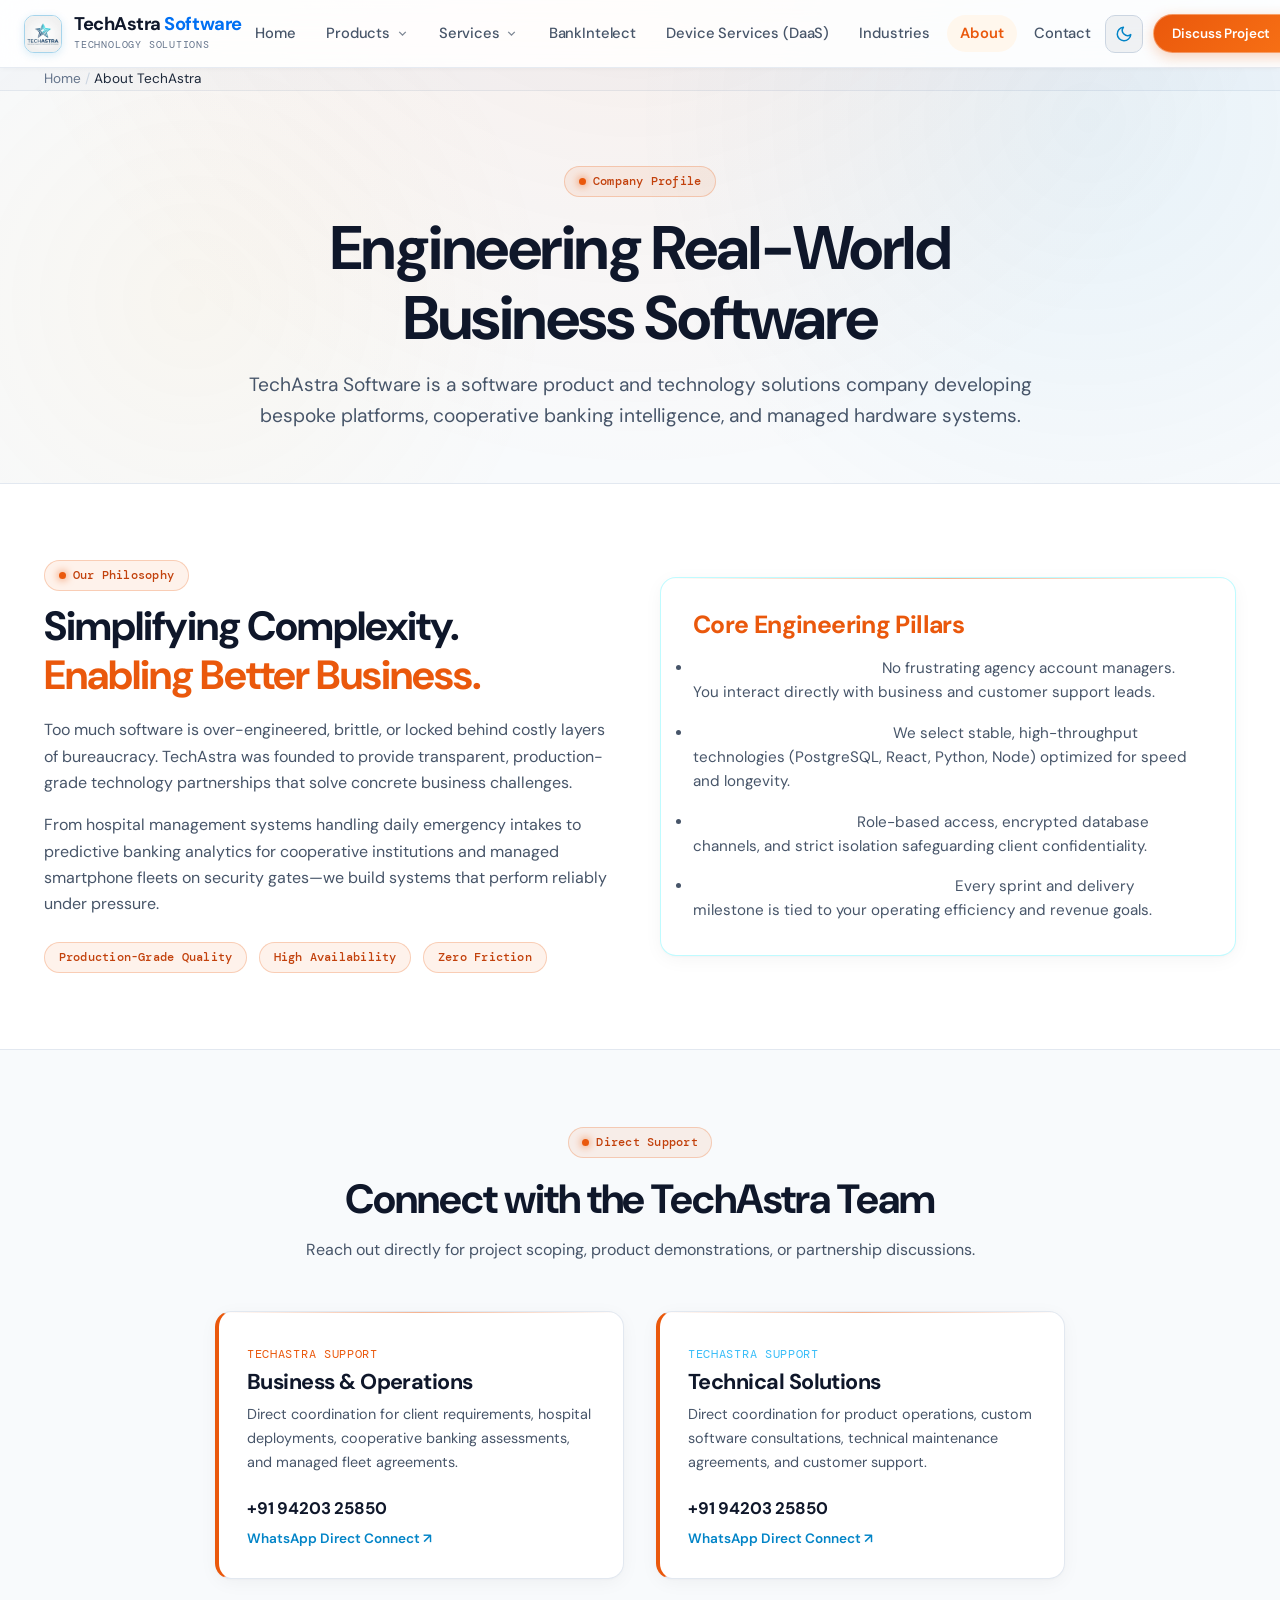
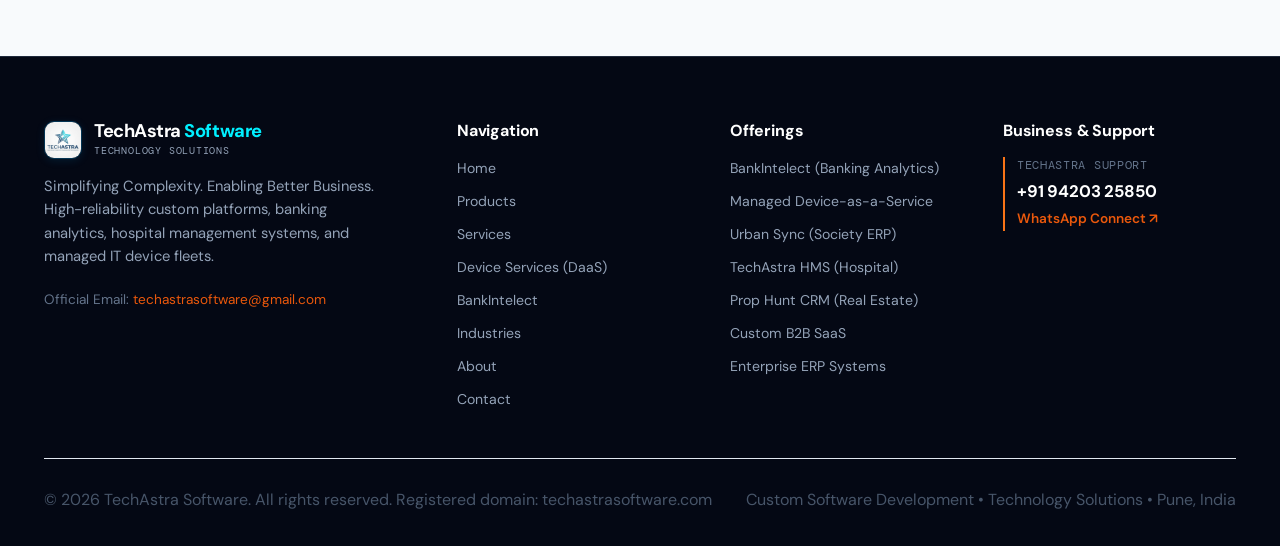
<file: about.html>
<!DOCTYPE html>
<html lang="en" data-theme="light">
<head>
  <meta charset="UTF-8">
  <meta name="viewport" content="width=device-width, initial-scale=1.0">
  <title>About TechAstra Software — Company Profile & Philosophy</title>
  
  <!-- Primary Meta Tags -->
  <meta name="title" content="About TechAstra Software — Company Profile & Philosophy">
  <meta name="description" content="Learn about TechAstra Software: our engineering philosophy, mission, and how we develop production-grade custom software, banking analytics, and managed technology platforms.">
  <meta name="keywords" content="About TechAstra Software, software engineering company India, custom software solutions, TechAstra profile, Pune technology solutions">
  <meta name="robots" content="index, follow">
  <meta name="theme-color" content="#F8FAFC">
  <link rel="canonical" href="https://techastrasoftware.com/about.html">

  <!-- Open Graph / Facebook -->
  <meta property="og:type" content="website">
  <meta property="og:url" content="https://techastrasoftware.com/about.html">
  <meta property="og:title" content="About TechAstra Software — Company Profile & Philosophy">
  <meta property="og:description" content="Simplifying Complexity. Enabling Better Business. High-reliability custom platforms, banking analytics, and managed IT fleets.">
  <meta property="og:image" content="https://techastrasoftware.com/assets/images/techastra-logo.jpg">

  <!-- Twitter -->
  <meta name="twitter:card" content="summary_large_image">
  <meta name="twitter:url" content="https://techastrasoftware.com/about.html">
  <meta name="twitter:title" content="About TechAstra Software — Company Profile & Philosophy">
  <meta name="twitter:description" content="Learn about TechAstra Software's engineering standards and company background.">
  <meta name="twitter:image" content="https://techastrasoftware.com/assets/images/techastra-logo.jpg">

  <!-- Favicon -->
  <link rel="icon" type="image/png" href="favicon.png">
  <link rel="apple-touch-icon" href="favicon.png">

  <!-- Modern Typography: DM Sans, DM Mono, Inter (Cashfree Style) -->
  <link rel="preconnect" href="https://fonts.googleapis.com">
  <link rel="preconnect" href="https://fonts.gstatic.com" crossorigin>
  <link href="https://fonts.googleapis.com/css2?family=DM+Sans:ital,opsz,wght@0,9..40,100..1000;1,9..40,100..1000&family=DM+Mono:ital,wght@0,300;0,400;0,500;1,300;1,400;1,500&family=Inter:wght@400;500;600;700&display=swap" rel="stylesheet">

  <!-- Master Stylesheet (Cache-Busted v2.0) -->
  <link rel="stylesheet" href="css/styles.css?v=2.0">

  <!-- Theme Initialization (Zero Flash: Light Theme Default) -->
  <script>
    (function() {
      try {
        var t = localStorage.getItem('techastra-theme');
        if (t === 'dark') {
          document.documentElement.setAttribute('data-theme', 'dark');
        } else {
          document.documentElement.setAttribute('data-theme', 'light');
        }
      } catch (e) {}
    })();
  </script>

  <!-- Structured Data (JSON-LD) -->
  <script type="application/ld+json">
  {
    "@context": "https://schema.org",
    "@graph": [
      {
        "@type": "BreadcrumbList",
        "itemListElement": [
          { "@type": "ListItem", "position": 1, "name": "Home", "item": "https://techastrasoftware.com/index.html" },
          { "@type": "ListItem", "position": 2, "name": "About", "item": "https://techastrasoftware.com/about.html" }
        ]
      },
      {
        "@type": "AboutPage",
        "name": "About TechAstra Software",
        "description": "Company profile, technical standards, and mission of TechAstra Software."
      }
    ]
  }
  </script>
</head>
<body>

  <!-- Global Header -->
  <header class="site-header" role="banner">
    <div class="container-wide">
      <a href="index.html" class="brand-link" aria-label="TechAstra Software Home">
        <img src="assets/images/techastra-logo.jpg" alt="TechAstra Software Logo" class="brand-logo-img">
        <div class="brand-text-wrap">
          <span class="brand-name">TechAstra <span>Software</span></span>
          <span class="brand-subtext">Technology Solutions</span>
        </div>
      </a>

      <!-- Desktop Navigation -->
      <nav class="main-nav" aria-label="Primary Navigation">
        <a href="index.html" class="nav-link">Home</a>

        <!-- Products Dropdown -->
        <div class="nav-item">
          <a href="products.html" class="nav-link">
            <span>Products</span>
            <svg class="nav-arrow" viewBox="0 0 24 24" fill="none" stroke="currentColor" stroke-width="2.5"><polyline points="6 9 12 15 18 9"/></svg>
          </a>
          <div class="nav-dropdown">
            <a href="bankintelect.html" class="dropdown-item">
              <div class="dropdown-icon">
                <svg viewBox="0 0 24 24" width="16" height="16" fill="none" stroke="currentColor" stroke-width="2"><line x1="18" y1="20" x2="18" y2="10"></line><line x1="12" y1="20" x2="12" y2="4"></line><line x1="6" y1="20" x2="6" y2="14"></line></svg>
              </div>
              <div class="dropdown-text">
                <span class="dropdown-title">BankIntelect</span>
                <span class="dropdown-desc">Cooperative banking analytics, early slippage radar & MMIR</span>
              </div>
            </a>
            <a href="device-as-a-service.html" class="dropdown-item">
              <div class="dropdown-icon">
                <svg viewBox="0 0 24 24" width="16" height="16" fill="none" stroke="currentColor" stroke-width="2"><rect x="2" y="3" width="20" height="14" rx="2" ry="2"></rect><line x1="8" y1="21" x2="16" y2="21"></line><line x1="12" y1="17" x2="12" y2="21"></line></svg>
              </div>
              <div class="dropdown-text">
                <span class="dropdown-title">Device as a Service (DaaS)</span>
                <span class="dropdown-desc">Zero-CapEx hardware leasing, MDM & lifecycle management</span>
              </div>
            </a>
            <a href="products.html" class="dropdown-item">
              <div class="dropdown-icon">
                <svg viewBox="0 0 24 24" width="16" height="16" fill="none" stroke="currentColor" stroke-width="2"><rect x="3" y="3" width="7" height="7"></rect><rect x="14" y="3" width="7" height="7"></rect><rect x="14" y="14" width="7" height="7"></rect><rect x="3" y="14" width="7" height="7"></rect></svg>
              </div>
              <div class="dropdown-text">
                <span class="dropdown-title">Enterprise Systems & ERP</span>
                <span class="dropdown-desc">Hospital HMS, PropHunt society ERP & custom business suites</span>
              </div>
            </a>
            <div class="dropdown-footer">
              <a href="products.html">
                <span>Explore All Products</span>
                <svg viewBox="0 0 24 24" width="12" height="12" fill="none" stroke="currentColor" stroke-width="2.5"><path d="M5 12h14M12 5l7 7-7 7"/></svg>
              </a>
            </div>
          </div>
        </div>

        <!-- Services Dropdown -->
        <div class="nav-item">
          <a href="services.html" class="nav-link">
            <span>Services</span>
            <svg class="nav-arrow" viewBox="0 0 24 24" fill="none" stroke="currentColor" stroke-width="2.5"><polyline points="6 9 12 15 18 9"/></svg>
          </a>
          <div class="nav-dropdown">
            <a href="cooperative-banking-analytics.html" class="dropdown-item">
              <div class="dropdown-icon">
                <svg viewBox="0 0 24 24" width="16" height="16" fill="none" stroke="currentColor" stroke-width="2"><path d="M3 21h18M3 10h18M5 6l7-3 7 3M4 10v11M20 10v11M8 14v4M12 14v4M16 14v4"/></svg>
              </div>
              <div class="dropdown-text">
                <span class="dropdown-title">Banking Intelligence</span>
                <span class="dropdown-desc">Early warning radar, NPA diagnosis & Board-Ready reporting</span>
              </div>
            </a>
            <a href="services.html" class="dropdown-item">
              <div class="dropdown-icon">
                <svg viewBox="0 0 24 24" width="16" height="16" fill="none" stroke="currentColor" stroke-width="2"><polyline points="16 18 22 12 16 6"></polyline><polyline points="8 6 2 12 8 18"></polyline></svg>
              </div>
              <div class="dropdown-text">
                <span class="dropdown-title">Custom Software Engineering</span>
                <span class="dropdown-desc">High-reliability cloud web applications & scalable APIs</span>
              </div>
            </a>
            <a href="services.html" class="dropdown-item">
              <div class="dropdown-icon">
                <svg viewBox="0 0 24 24" width="16" height="16" fill="none" stroke="currentColor" stroke-width="2"><path d="M12 2a10 10 0 1 0 10 10H12V2z"></path><path d="M12 2a10 10 0 0 1 10 10h-10V2z"></path><path d="M12 12L2.1 12a10 10 0 0 0 9.9 9.9V12z"></path></svg>
              </div>
              <div class="dropdown-text">
                <span class="dropdown-title">AI & Workflow Automation</span>
                <span class="dropdown-desc">Operational efficiency systems & intelligent workflows</span>
              </div>
            </a>
            <div class="dropdown-footer">
              <a href="services.html">
                <span>View All Services</span>
                <svg viewBox="0 0 24 24" width="12" height="12" fill="none" stroke="currentColor" stroke-width="2.5"><path d="M5 12h14M12 5l7 7-7 7"/></svg>
              </a>
            </div>
          </div>
        </div>

        <a href="bankintelect.html" class="nav-link">BankIntelect</a>
        <a href="device-as-a-service.html" class="nav-link">Device Services (DaaS)</a>
        <a href="industries.html" class="nav-link">Industries</a>
        <a href="about.html" class="nav-link active" aria-current="page">About</a>
        <a href="contact.html" class="nav-link">Contact</a>
      </nav>

      <div class="header-actions">
        <button type="button" class="theme-toggle-btn" aria-label="Toggle light or dark theme" title="Switch Theme">
          <svg class="theme-icon-sun" viewBox="0 0 24 24" width="18" height="18" fill="none" stroke="currentColor" stroke-width="2" stroke-linecap="round" stroke-linejoin="round"><circle cx="12" cy="12" r="5"></circle><line x1="12" y1="1" x2="12" y2="3"></line><line x1="12" y1="21" x2="12" y2="23"></line><line x1="4.22" y1="4.22" x2="5.64" y2="5.64"></line><line x1="18.36" y1="18.36" x2="19.78" y2="19.78"></line><line x1="1" y1="12" x2="3" y2="12"></line><line x1="21" y1="12" x2="23" y2="12"></line><line x1="4.22" y1="19.78" x2="5.64" y2="18.36"></line><line x1="18.36" y1="5.64" x2="19.78" y2="4.22"></line></svg>
          <svg class="theme-icon-moon" viewBox="0 0 24 24" width="18" height="18" fill="none" stroke="currentColor" stroke-width="2" stroke-linecap="round" stroke-linejoin="round"><path d="M21 12.79A9 9 0 1 1 11.21 3 7 7 0 0 0 21 12.79z"></path></svg>
        </button>
        <a href="contact.html" class="header-cta-btn">
          <span>Discuss Project</span>
          <svg viewBox="0 0 24 24" fill="none" stroke="currentColor" stroke-width="2"><path d="M5 12h14M12 5l7 7-7 7"/></svg>
        </a>
        <button type="button" class="mobile-menu-btn" aria-label="Open mobile navigation menu" aria-expanded="false">
          <span></span>
          <span></span>
          <span></span>
        </button>
      </div>
    </div>
  </header>

  <!-- Mobile Drawer Menu -->
  <div class="mobile-drawer" aria-hidden="true">
    <div class="mobile-drawer-header">
      <div class="brand-text-wrap">
        <span class="brand-name">TechAstra <span>Software</span></span>
        <span class="brand-subtext">Technology Solutions</span>
      </div>
      <div style="display: flex; align-items: center; gap: 0.5rem;">
        <button type="button" class="theme-toggle-btn" aria-label="Toggle light or dark theme" title="Switch Theme">
          <svg class="theme-icon-sun" viewBox="0 0 24 24" width="18" height="18" fill="none" stroke="currentColor" stroke-width="2" stroke-linecap="round" stroke-linejoin="round"><circle cx="12" cy="12" r="5"></circle><line x1="12" y1="1" x2="12" y2="3"></line><line x1="12" y1="21" x2="12" y2="23"></line><line x1="4.22" y1="4.22" x2="5.64" y2="5.64"></line><line x1="18.36" y1="18.36" x2="19.78" y2="19.78"></line><line x1="1" y1="12" x2="3" y2="12"></line><line x1="21" y1="12" x2="23" y2="12"></line><line x1="4.22" y1="19.78" x2="5.64" y2="18.36"></line><line x1="18.36" y1="5.64" x2="19.78" y2="4.22"></line></svg>
          <svg class="theme-icon-moon" viewBox="0 0 24 24" width="18" height="18" fill="none" stroke="currentColor" stroke-width="2" stroke-linecap="round" stroke-linejoin="round"><path d="M21 12.79A9 9 0 1 1 11.21 3 7 7 0 0 0 21 12.79z"></path></svg>
        </button>
        <button type="button" class="mobile-menu-btn mobile-drawer-close" aria-label="Close navigation menu">
          <svg viewBox="0 0 24 24" width="18" height="18" fill="none" stroke="currentColor" stroke-width="2"><line x1="18" y1="6" x2="6" y2="18"></line><line x1="6" y1="6" x2="18" y2="18"></line></svg>
        </button>
      </div>
    </div>
    <nav class="mobile-drawer-nav">
      <a href="index.html">Home</a>
      <a href="bankintelect.html">BankIntelect (Banking Intelligence)</a>
      <a href="device-as-a-service.html">Device Services (DaaS)</a>
      <a href="products.html">All Products</a>
      <a href="services.html">All Services</a>
      <a href="industries.html">Industries</a>
      <a href="about.html" class="active">About</a>
      <a href="contact.html">Contact</a>
    </nav>
    <div class="mobile-drawer-footer">
      <a href="contact.html" class="btn btn-primary" style="width: 100%; justify-content: center;">Discuss Your Project</a>
      <a href="https://wa.me/919420325850" target="_blank" rel="noopener" class="btn btn-secondary" style="width: 100%; justify-content: center; margin-top: 0.5rem;">WhatsApp: 9420325850</a>
      <p style="font-size: 0.78rem; color: var(--text-muted); text-align: center; margin-top: 0.75rem;">techastrasoftware@gmail.com</p>
    </div>
  </div>

  <main id="main-content">

    <!-- Breadcrumb -->
    <nav class="breadcrumb-trail" aria-label="Breadcrumb">
      <div class="container">
        <a href="index.html">Home</a>
        <span class="breadcrumb-separator">/</span>
        <span style="color: var(--text-primary);" aria-current="page">About TechAstra</span>
      </div>
    </nav>

    <!-- About Hero -->
    <section class="section-padding" style="padding-top: clamp(2rem, 4vw, 3.5rem); padding-bottom: clamp(2.5rem, 4vw, 4rem);">
      <div class="container text-center" style="max-width: 850px; margin: 0 auto;">
        <span class="badge" style="margin-bottom: 1rem;"><span class="dot"></span> Company Profile</span>
        <h1 style="margin-bottom: 1rem;">Engineering Real-World Business Software</h1>
        <p class="lead" style="color: var(--text-secondary);">
          TechAstra Software is a software product and technology solutions company developing bespoke platforms, cooperative banking intelligence, and managed hardware systems.
        </p>
      </div>
    </section>

    <!-- Mission & Core Philosophy -->
    <section class="section-padding bg-surface">
      <div class="container">
        <div class="grid grid-2" style="gap: 2.5rem; align-items: center;">
          <div>
            <span class="badge" style="margin-bottom: 0.75rem;"><span class="dot"></span> Our Philosophy</span>
            <h2 style="margin-bottom: 1rem;">Simplifying Complexity. <br><span style="color: var(--brand-cyan);">Enabling Better Business.</span></h2>
            <p style="margin-bottom: 1rem;">
              Too much software is over-engineered, brittle, or locked behind costly layers of bureaucracy. TechAstra was founded to provide transparent, production-grade technology partnerships that solve concrete business challenges.
            </p>
            <p style="margin-bottom: 1.5rem;">
              From hospital management systems handling daily emergency intakes to predictive banking analytics for cooperative institutions and managed smartphone fleets on security gates—we build systems that perform reliably under pressure.
            </p>
            <div style="display: flex; gap: 0.75rem; flex-wrap: wrap;">
              <span class="badge">Production-Grade Quality</span>
              <span class="badge">High Availability</span>
              <span class="badge">Zero Friction</span>
            </div>
          </div>

          <div class="card" style="padding: 2rem; border-color: rgba(0, 240, 255, 0.25);">
            <h3 style="color: var(--brand-cyan); margin-bottom: 1rem;">Core Engineering Pillars</h3>
            <ul style="display: flex; flex-direction: column; gap: 1rem; color: var(--text-secondary); font-size: 0.95rem;">
              <li>
                <strong style="color: #FFFFFF;">1. Direct Communication:</strong> No frustrating agency account managers. You interact directly with business and customer support leads.
              </li>
              <li>
                <strong style="color: #FFFFFF;">2. Pragmatic Architecture:</strong> We select stable, high-throughput technologies (PostgreSQL, React, Python, Node) optimized for speed and longevity.
              </li>
              <li>
                <strong style="color: #FFFFFF;">3. Data Security First:</strong> Role-based access, encrypted database channels, and strict isolation safeguarding client confidentiality.
              </li>
              <li>
                <strong style="color: #FFFFFF;">4. Measurable Business Outcomes:</strong> Every sprint and delivery milestone is tied to your operating efficiency and revenue goals.
              </li>
            </ul>
          </div>
        </div>
      </div>
    </section>

    <!-- Leadership / Support Contacts -->
    <section class="section-padding">
      <div class="container">
        <div class="section-header text-center">
          <span class="badge"><span class="dot"></span> Direct Support</span>
          <h2>Connect with the TechAstra Team</h2>
          <p class="section-lead">Reach out directly for project scoping, product demonstrations, or partnership discussions.</p>
        </div>

        <div class="grid grid-2" style="max-width: 850px; margin: 0 auto; gap: 2rem;">
          
          <div class="card" style="border-left: 4px solid var(--brand-cyan);">
            <span class="mono-tag" style="color: var(--brand-cyan);">TechAstra Support</span>
            <h3 style="margin: 0.25rem 0 0.5rem; font-size: 1.35rem;">Business &amp; Operations</h3>
            <p style="font-size: 0.9rem; color: var(--text-secondary); margin-bottom: 1.25rem;">
              Direct coordination for client requirements, hospital deployments, cooperative banking assessments, and managed fleet agreements.
            </p>
            <div style="display: flex; flex-direction: column; gap: 0.4rem; font-size: 0.92rem;">
              <a href="tel:+919420325850" class="contact-phone-link">+91 94203 25850</a>
              <a href="https://wa.me/919420325850" target="_blank" rel="noopener" class="contact-wa-link">WhatsApp Direct Connect ↗</a>
            </div>
          </div>

          <div class="card" style="border-left: 4px solid var(--brand-primary);">
            <span class="mono-tag" style="color: #38BDF8;">TechAstra Support</span>
            <h3 style="margin: 0.25rem 0 0.5rem; font-size: 1.35rem;">Technical Solutions</h3>
            <p style="font-size: 0.9rem; color: var(--text-secondary); margin-bottom: 1.25rem;">
              Direct coordination for product operations, custom software consultations, technical maintenance agreements, and customer support.
            </p>
            <div style="display: flex; flex-direction: column; gap: 0.4rem; font-size: 0.92rem;">
              <a href="tel:+919420325850" class="contact-phone-link">+91 94203 25850</a>
              <a href="https://wa.me/919420325850" target="_blank" rel="noopener" class="contact-wa-link">WhatsApp Direct Connect ↗</a>
            </div>
          </div>

        </div>
      </div>
    </section>

  </main>

  <!-- Global Footer -->
  <footer class="site-footer" role="contentinfo">
    <div class="container">
      <div class="footer-grid">
        
        <div class="footer-brand">
          <a href="index.html" class="brand-link" style="margin-bottom: 0.5rem;">
            <img src="assets/images/techastra-logo.jpg" alt="TechAstra Software Logo" class="brand-logo-img">
            <div class="brand-text-wrap">
              <span class="brand-name">TechAstra <span>Software</span></span>
              <span class="brand-subtext">Technology Solutions</span>
            </div>
          </a>
          <p>
            Simplifying Complexity. Enabling Better Business. High-reliability custom platforms, banking analytics, hospital management systems, and managed IT device fleets.
          </p>
          <div style="font-size: 0.85rem; color: var(--text-muted);">
            Official Email: <a href="mailto:techastrasoftware@gmail.com" style="color: var(--brand-cyan);">techastrasoftware@gmail.com</a>
          </div>
        </div>

        <div>
          <h4 class="footer-heading">Navigation</h4>
          <div class="footer-links">
            <a href="index.html">Home</a>
            <a href="products.html">Products</a>
            <a href="services.html">Services</a>
            <a href="device-as-a-service.html">Device Services (DaaS)</a>
            <a href="bankintelect.html">BankIntelect</a>
            <a href="industries.html">Industries</a>
            <a href="about.html">About</a>
            <a href="contact.html">Contact</a>
          </div>
        </div>

        <div>
          <h4 class="footer-heading">Offerings</h4>
          <div class="footer-links">
            <a href="bankintelect.html">BankIntelect (Banking Analytics)</a>
            <a href="device-as-a-service.html">Managed Device-as-a-Service</a>
            <a href="products.html#urban-sync">Urban Sync (Society ERP)</a>
            <a href="products.html#hms">TechAstra HMS (Hospital)</a>
            <a href="products.html#prop-hunt">Prop Hunt CRM (Real Estate)</a>
            <a href="services.html#saas">Custom B2B SaaS</a>
            <a href="services.html#erp">Enterprise ERP Systems</a>
          </div>
        </div>

        <div>
          <h4 class="footer-heading">Business &amp; Support</h4>
          <div class="footer-contact-block">
            <div class="footer-contact-person">
              <span class="mono-tag" style="display:block; margin-bottom: 0.15rem;">TechAstra Support</span>
              <a href="tel:+919420325850" class="contact-phone-link">+91 94203 25850</a><br>
              <a href="https://wa.me/919420325850" target="_blank" rel="noopener" class="contact-wa-link">WhatsApp Connect ↗</a>
            </div>
          </div>
        </div>

      </div>

      <div class="footer-bottom">
        <p>&copy; <span class="current-year">2026</span> TechAstra Software. All rights reserved. Registered domain: techastrasoftware.com</p>
        <p>Custom Software Development &bull; Technology Solutions &bull; Pune, India</p>
      </div>
    </div>
  </footer>

  <script src="js/main.js"></script>
</body>
</html>
</file>
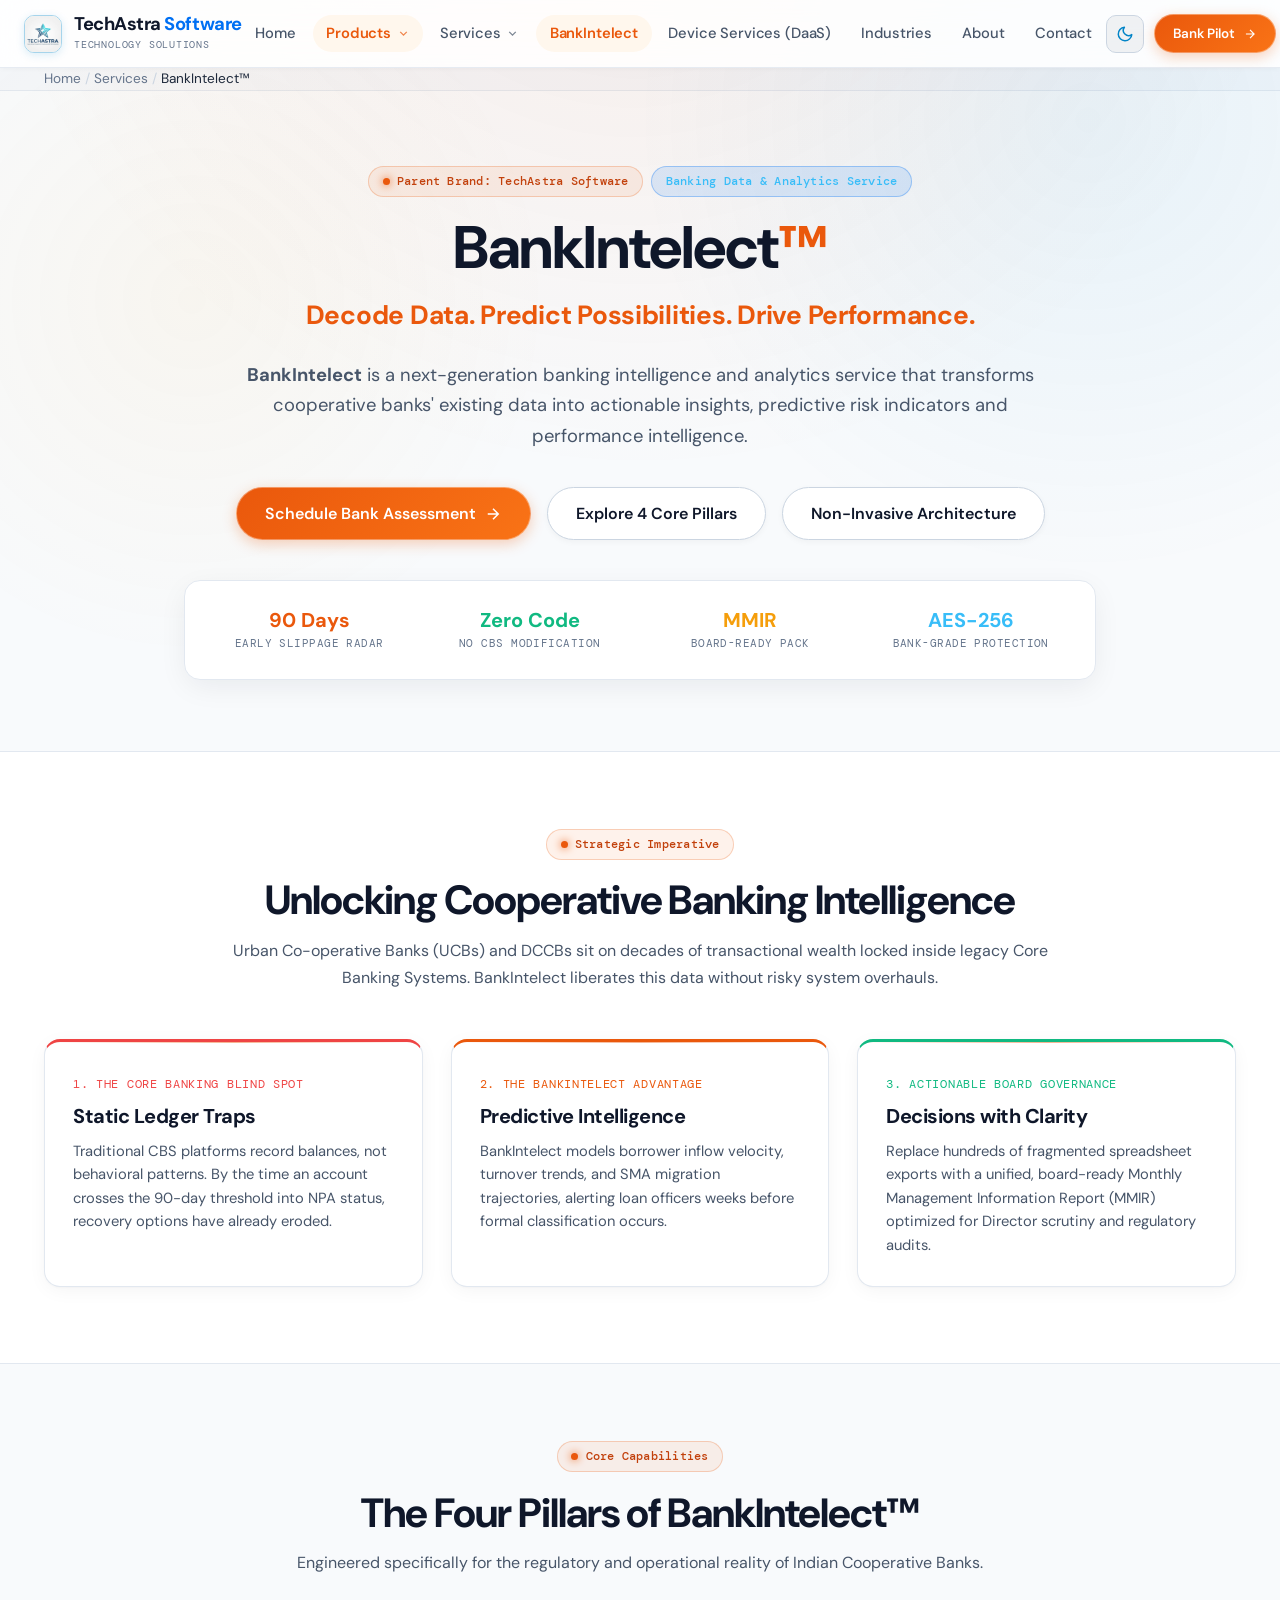
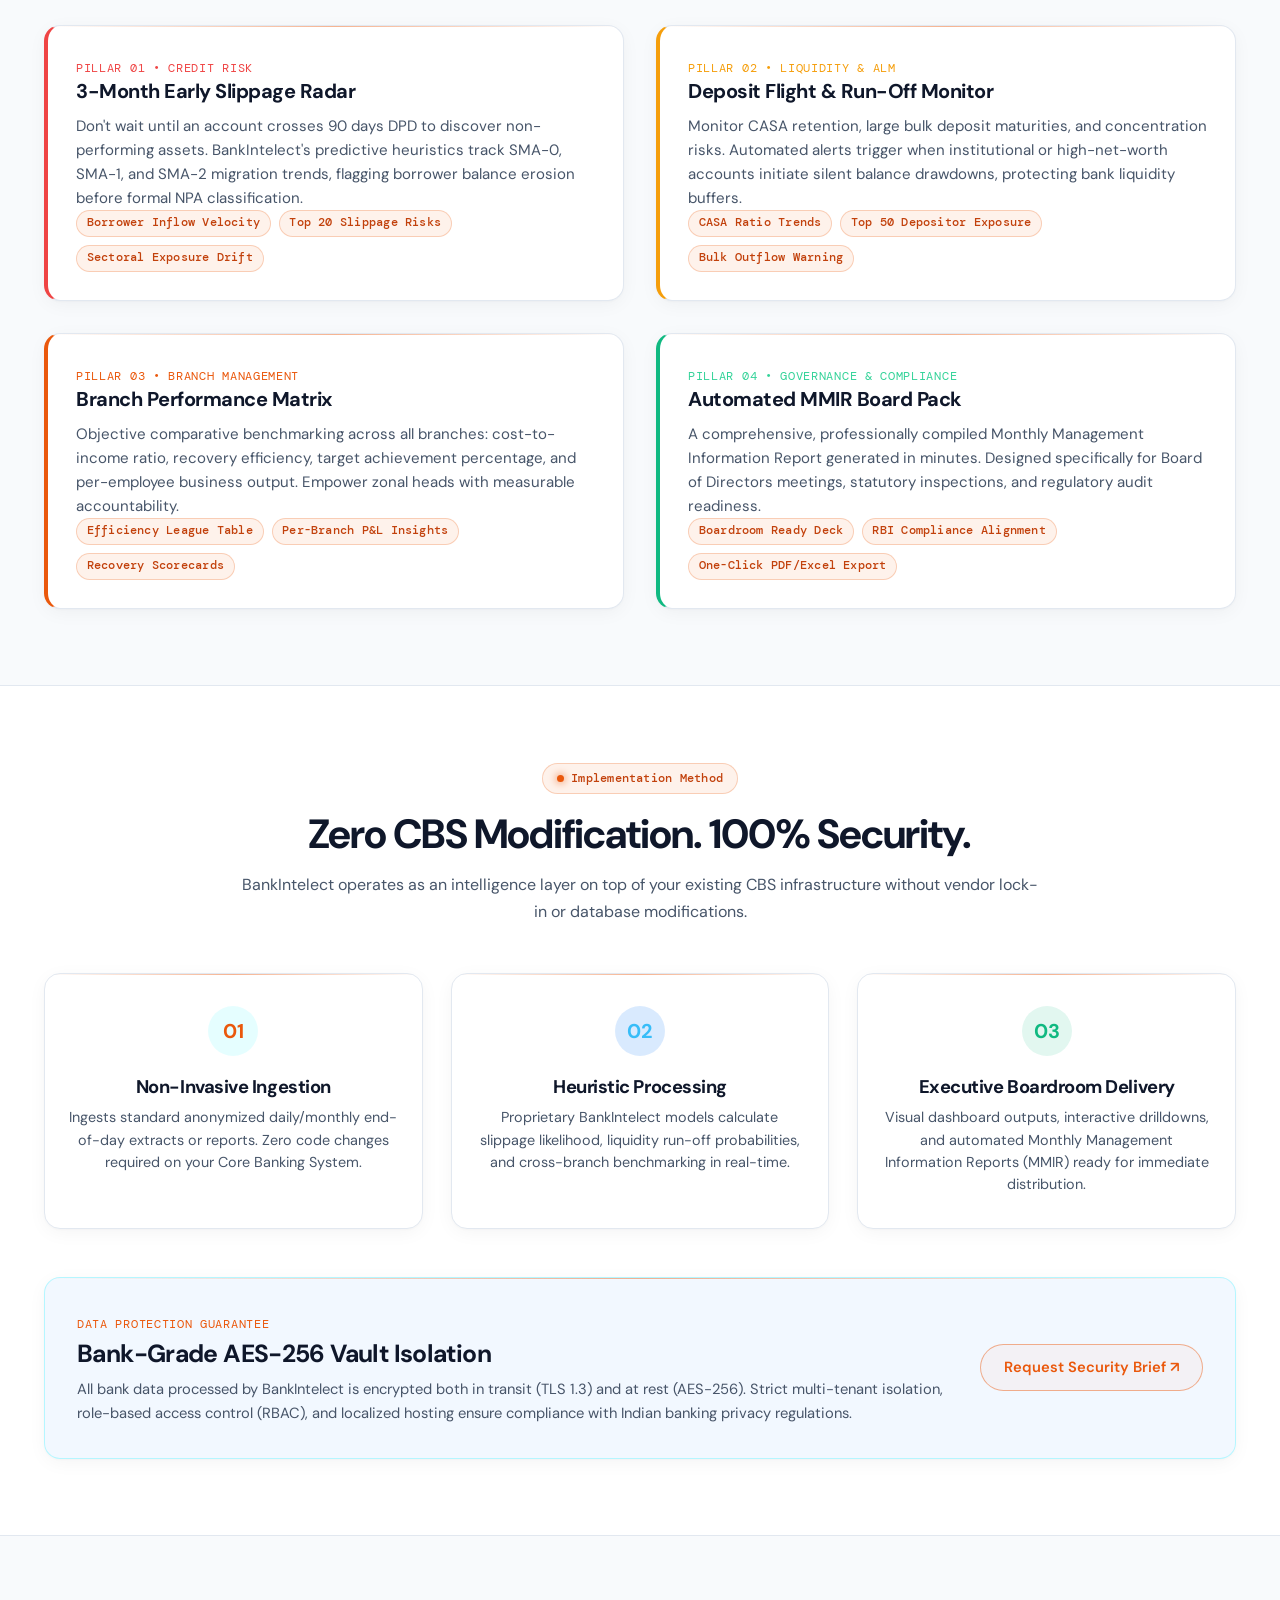
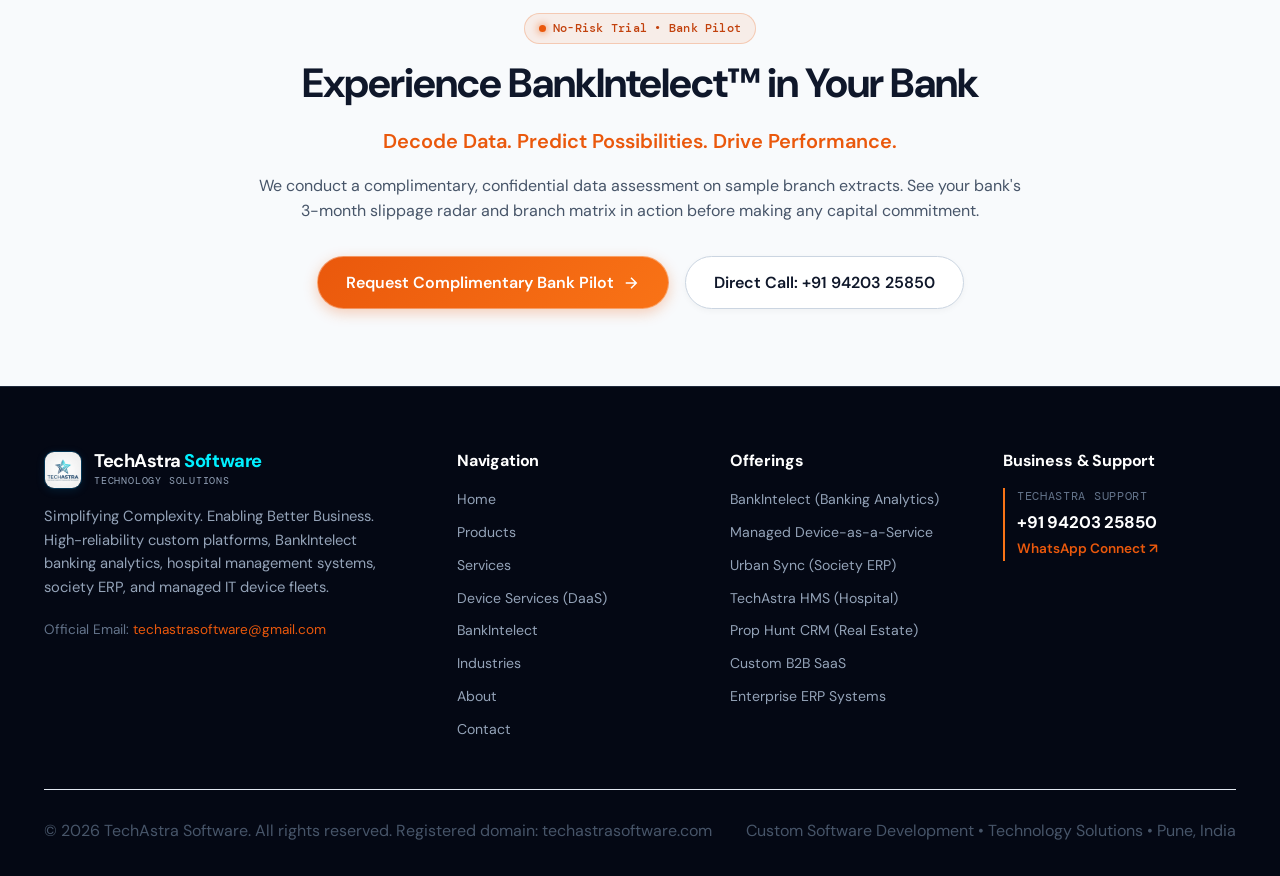
<file: bankintelect.html>
<!DOCTYPE html>
<html lang="en" data-theme="light">
<head>
  <meta charset="UTF-8">
  <meta name="viewport" content="width=device-width, initial-scale=1.0">
  <title>BankIntelect — Banking Data & Analytics Service | TechAstra Software</title>
  
  <!-- Primary Meta Tags -->
  <meta name="title" content="BankIntelect — Banking Data & Analytics Service | TechAstra Software">
  <meta name="description" content="BankIntelect is a next-generation banking intelligence and analytics service by TechAstra Software. Decode Data. Predict Possibilities. Drive Performance for cooperative banks.">
  <meta name="keywords" content="BankIntelect, banking data and analytics service, cooperative banking intelligence, UCB analytics India, DCCB slippage radar, MMIR board pack, TechAstra Software">
  <meta name="robots" content="index, follow">
  <meta name="theme-color" content="#F8FAFC">
  <link rel="canonical" href="https://techastrasoftware.com/bankintelect.html">

  <!-- Open Graph / Facebook -->
  <meta property="og:type" content="website">
  <meta property="og:url" content="https://techastrasoftware.com/bankintelect.html">
  <meta property="og:title" content="BankIntelect — Banking Data & Analytics Service | TechAstra Software">
  <meta property="og:description" content="Decode Data. Predict Possibilities. Drive Performance. Transforming cooperative banks' existing data into actionable insights, predictive risk indicators and performance intelligence.">
  <meta property="og:image" content="https://techastrasoftware.com/assets/images/techastra-logo.jpg">

  <!-- Twitter -->
  <meta name="twitter:card" content="summary_large_image">
  <meta name="twitter:url" content="https://techastrasoftware.com/bankintelect.html">
  <meta name="twitter:title" content="BankIntelect — Banking Data & Analytics Service | TechAstra Software">
  <meta name="twitter:description" content="BankIntelect: Next-generation banking intelligence and analytics service for cooperative banks by TechAstra Software.">
  <meta name="twitter:image" content="https://techastrasoftware.com/assets/images/techastra-logo.jpg">

  <!-- Favicon -->
  <link rel="icon" type="image/png" href="favicon.png">
  <link rel="apple-touch-icon" href="favicon.png">

  <!-- Modern Typography: DM Sans, DM Mono, Inter (Cashfree Style) -->
  <link rel="preconnect" href="https://fonts.googleapis.com">
  <link rel="preconnect" href="https://fonts.gstatic.com" crossorigin>
  <link href="https://fonts.googleapis.com/css2?family=DM+Sans:ital,opsz,wght@0,9..40,100..1000;1,9..40,100..1000&family=DM+Mono:ital,wght@0,300;0,400;0,500;1,300;1,400;1,500&family=Inter:wght@400;500;600;700&display=swap" rel="stylesheet">

  <!-- Master Stylesheet (Cache-Busted v2.0) -->
  <link rel="stylesheet" href="css/styles.css?v=2.0">

  <!-- Theme Initialization (Zero Flash: Light Theme Default) -->
  <script>
    (function() {
      try {
        var t = localStorage.getItem('techastra-theme');
        if (t === 'dark') {
          document.documentElement.setAttribute('data-theme', 'dark');
        } else {
          document.documentElement.setAttribute('data-theme', 'light');
        }
      } catch (e) {}
    })();
  </script>

  <!-- Structured Data (JSON-LD) -->
  <script type="application/ld+json">
  {
    "@context": "https://schema.org",
    "@graph": [
      {
        "@type": "BreadcrumbList",
        "itemListElement": [
          { "@type": "ListItem", "position": 1, "name": "Home", "item": "https://techastrasoftware.com/index.html" },
          { "@type": "ListItem", "position": 2, "name": "Services", "item": "https://techastrasoftware.com/services.html" },
          { "@type": "ListItem", "position": 3, "name": "BankIntelect", "item": "https://techastrasoftware.com/bankintelect.html" }
        ]
      },
      {
        "@type": "SoftwareApplication",
        "name": "BankIntelect",
        "applicationCategory": "BusinessApplication",
        "operatingSystem": "Web",
        "slogan": "Decode Data. Predict Possibilities. Drive Performance.",
        "description": "BankIntelect is a next-generation banking intelligence and analytics service that transforms cooperative banks' existing data into actionable insights, predictive risk indicators and performance intelligence.",
        "creator": {
          "@type": "Organization",
          "name": "TechAstra Software",
          "url": "https://techastrasoftware.com"
        }
      },
      {
        "@type": "Service",
        "name": "BankIntelect Banking Data & Analytics Service",
        "brand": {
          "@type": "Brand",
          "name": "BankIntelect",
          "slogan": "Decode Data. Predict Possibilities. Drive Performance."
        },
        "provider": {
          "@type": "Organization",
          "name": "TechAstra Software",
          "url": "https://techastrasoftware.com"
        },
        "serviceType": "Banking Intelligence, Risk Prediction & Performance Analytics"
      }
    ]
  }
  </script>
</head>
<body>

  <!-- Global Header -->
  <header class="site-header" role="banner">
    <div class="container-wide">
      <a href="index.html" class="brand-link" aria-label="TechAstra Software Home">
        <img src="assets/images/techastra-logo.jpg" alt="TechAstra Software Logo" class="brand-logo-img">
        <div class="brand-text-wrap">
          <span class="brand-name">TechAstra <span>Software</span></span>
          <span class="brand-subtext">Technology Solutions</span>
        </div>
      </a>

      <!-- Desktop Navigation -->
      <nav class="main-nav" aria-label="Primary Navigation">
        <a href="index.html" class="nav-link">Home</a>

        <!-- Products Dropdown -->
        <div class="nav-item">
          <a href="products.html" class="nav-link">
            <span>Products</span>
            <svg class="nav-arrow" viewBox="0 0 24 24" fill="none" stroke="currentColor" stroke-width="2.5"><polyline points="6 9 12 15 18 9"/></svg>
          </a>
          <div class="nav-dropdown">
            <a href="bankintelect.html" class="dropdown-item">
              <div class="dropdown-icon">
                <svg viewBox="0 0 24 24" width="16" height="16" fill="none" stroke="currentColor" stroke-width="2"><line x1="18" y1="20" x2="18" y2="10"></line><line x1="12" y1="20" x2="12" y2="4"></line><line x1="6" y1="20" x2="6" y2="14"></line></svg>
              </div>
              <div class="dropdown-text">
                <span class="dropdown-title">BankIntelect</span>
                <span class="dropdown-desc">Cooperative banking analytics, early slippage radar & MMIR</span>
              </div>
            </a>
            <a href="device-as-a-service.html" class="dropdown-item">
              <div class="dropdown-icon">
                <svg viewBox="0 0 24 24" width="16" height="16" fill="none" stroke="currentColor" stroke-width="2"><rect x="2" y="3" width="20" height="14" rx="2" ry="2"></rect><line x1="8" y1="21" x2="16" y2="21"></line><line x1="12" y1="17" x2="12" y2="21"></line></svg>
              </div>
              <div class="dropdown-text">
                <span class="dropdown-title">Device as a Service (DaaS)</span>
                <span class="dropdown-desc">Zero-CapEx hardware leasing, MDM & lifecycle management</span>
              </div>
            </a>
            <a href="products.html" class="dropdown-item">
              <div class="dropdown-icon">
                <svg viewBox="0 0 24 24" width="16" height="16" fill="none" stroke="currentColor" stroke-width="2"><rect x="3" y="3" width="7" height="7"></rect><rect x="14" y="3" width="7" height="7"></rect><rect x="14" y="14" width="7" height="7"></rect><rect x="3" y="14" width="7" height="7"></rect></svg>
              </div>
              <div class="dropdown-text">
                <span class="dropdown-title">Enterprise Systems & ERP</span>
                <span class="dropdown-desc">Hospital HMS, PropHunt society ERP & custom business suites</span>
              </div>
            </a>
            <div class="dropdown-footer">
              <a href="products.html">
                <span>Explore All Products</span>
                <svg viewBox="0 0 24 24" width="12" height="12" fill="none" stroke="currentColor" stroke-width="2.5"><path d="M5 12h14M12 5l7 7-7 7"/></svg>
              </a>
            </div>
          </div>
        </div>

        <!-- Services Dropdown -->
        <div class="nav-item">
          <a href="services.html" class="nav-link">
            <span>Services</span>
            <svg class="nav-arrow" viewBox="0 0 24 24" fill="none" stroke="currentColor" stroke-width="2.5"><polyline points="6 9 12 15 18 9"/></svg>
          </a>
          <div class="nav-dropdown">
            <a href="cooperative-banking-analytics.html" class="dropdown-item">
              <div class="dropdown-icon">
                <svg viewBox="0 0 24 24" width="16" height="16" fill="none" stroke="currentColor" stroke-width="2"><path d="M3 21h18M3 10h18M5 6l7-3 7 3M4 10v11M20 10v11M8 14v4M12 14v4M16 14v4"/></svg>
              </div>
              <div class="dropdown-text">
                <span class="dropdown-title">Banking Intelligence</span>
                <span class="dropdown-desc">Early warning radar, NPA diagnosis & Board-Ready reporting</span>
              </div>
            </a>
            <a href="services.html" class="dropdown-item">
              <div class="dropdown-icon">
                <svg viewBox="0 0 24 24" width="16" height="16" fill="none" stroke="currentColor" stroke-width="2"><polyline points="16 18 22 12 16 6"></polyline><polyline points="8 6 2 12 8 18"></polyline></svg>
              </div>
              <div class="dropdown-text">
                <span class="dropdown-title">Custom Software Engineering</span>
                <span class="dropdown-desc">High-reliability cloud web applications & scalable APIs</span>
              </div>
            </a>
            <a href="services.html" class="dropdown-item">
              <div class="dropdown-icon">
                <svg viewBox="0 0 24 24" width="16" height="16" fill="none" stroke="currentColor" stroke-width="2"><path d="M12 2a10 10 0 1 0 10 10H12V2z"></path><path d="M12 2a10 10 0 0 1 10 10h-10V2z"></path><path d="M12 12L2.1 12a10 10 0 0 0 9.9 9.9V12z"></path></svg>
              </div>
              <div class="dropdown-text">
                <span class="dropdown-title">AI & Workflow Automation</span>
                <span class="dropdown-desc">Operational efficiency systems & intelligent workflows</span>
              </div>
            </a>
            <div class="dropdown-footer">
              <a href="services.html">
                <span>View All Services</span>
                <svg viewBox="0 0 24 24" width="12" height="12" fill="none" stroke="currentColor" stroke-width="2.5"><path d="M5 12h14M12 5l7 7-7 7"/></svg>
              </a>
            </div>
          </div>
        </div>

        <a href="bankintelect.html" class="nav-link active" aria-current="page">BankIntelect</a>
        <a href="device-as-a-service.html" class="nav-link">Device Services (DaaS)</a>
        <a href="industries.html" class="nav-link">Industries</a>
        <a href="about.html" class="nav-link">About</a>
        <a href="contact.html" class="nav-link">Contact</a>
      </nav>

      <div class="header-actions">
        <button type="button" class="theme-toggle-btn" aria-label="Toggle light or dark theme" title="Switch Theme">
          <svg class="theme-icon-sun" viewBox="0 0 24 24" width="18" height="18" fill="none" stroke="currentColor" stroke-width="2" stroke-linecap="round" stroke-linejoin="round"><circle cx="12" cy="12" r="5"></circle><line x1="12" y1="1" x2="12" y2="3"></line><line x1="12" y1="21" x2="12" y2="23"></line><line x1="4.22" y1="4.22" x2="5.64" y2="5.64"></line><line x1="18.36" y1="18.36" x2="19.78" y2="19.78"></line><line x1="1" y1="12" x2="3" y2="12"></line><line x1="21" y1="12" x2="23" y2="12"></line><line x1="4.22" y1="19.78" x2="5.64" y2="18.36"></line><line x1="18.36" y1="5.64" x2="19.78" y2="4.22"></line></svg>
          <svg class="theme-icon-moon" viewBox="0 0 24 24" width="18" height="18" fill="none" stroke="currentColor" stroke-width="2" stroke-linecap="round" stroke-linejoin="round"><path d="M21 12.79A9 9 0 1 1 11.21 3 7 7 0 0 0 21 12.79z"></path></svg>
        </button>
        <a href="contact.html?service=bankintelect" class="header-cta-btn">
          <span>Bank Pilot</span>
          <svg viewBox="0 0 24 24" fill="none" stroke="currentColor" stroke-width="2"><path d="M5 12h14M12 5l7 7-7 7"/></svg>
        </a>
        <button type="button" class="mobile-menu-btn" aria-label="Open mobile navigation menu" aria-expanded="false">
          <span></span>
          <span></span>
          <span></span>
        </button>
      </div>
    </div>
  </header>

  <!-- Mobile Drawer Menu -->
  <div class="mobile-drawer" aria-hidden="true">
    <div class="mobile-drawer-header">
      <div class="brand-text-wrap">
        <span class="brand-name">TechAstra <span>Software</span></span>
        <span class="brand-subtext">Technology Solutions</span>
      </div>
      <div style="display: flex; align-items: center; gap: 0.5rem;">
        <button type="button" class="theme-toggle-btn" aria-label="Toggle light or dark theme" title="Switch Theme">
          <svg class="theme-icon-sun" viewBox="0 0 24 24" width="18" height="18" fill="none" stroke="currentColor" stroke-width="2" stroke-linecap="round" stroke-linejoin="round"><circle cx="12" cy="12" r="5"></circle><line x1="12" y1="1" x2="12" y2="3"></line><line x1="12" y1="21" x2="12" y2="23"></line><line x1="4.22" y1="4.22" x2="5.64" y2="5.64"></line><line x1="18.36" y1="18.36" x2="19.78" y2="19.78"></line><line x1="1" y1="12" x2="3" y2="12"></line><line x1="21" y1="12" x2="23" y2="12"></line><line x1="4.22" y1="19.78" x2="5.64" y2="18.36"></line><line x1="18.36" y1="5.64" x2="19.78" y2="4.22"></line></svg>
          <svg class="theme-icon-moon" viewBox="0 0 24 24" width="18" height="18" fill="none" stroke="currentColor" stroke-width="2" stroke-linecap="round" stroke-linejoin="round"><path d="M21 12.79A9 9 0 1 1 11.21 3 7 7 0 0 0 21 12.79z"></path></svg>
        </button>
        <button type="button" class="mobile-menu-btn mobile-drawer-close" aria-label="Close navigation menu">
          <svg viewBox="0 0 24 24" width="18" height="18" fill="none" stroke="currentColor" stroke-width="2"><line x1="18" y1="6" x2="6" y2="18"></line><line x1="6" y1="6" x2="18" y2="18"></line></svg>
        </button>
      </div>
    </div>
    <nav class="mobile-drawer-nav">
      <a href="index.html">Home</a>
      <a href="bankintelect.html" class="active">BankIntelect (Banking Intelligence)</a>
      <a href="device-as-a-service.html">Device Services (DaaS)</a>
      <a href="products.html">All Products</a>
      <a href="services.html">All Services</a>
      <a href="industries.html">Industries</a>
      <a href="about.html">About</a>
      <a href="contact.html">Contact</a>
    </nav>
    <div class="mobile-drawer-footer">
      <a href="contact.html?service=bankintelect" class="btn btn-primary" style="width: 100%; justify-content: center;">Schedule Free Bank Assessment</a>
      <a href="https://wa.me/919420325850" target="_blank" rel="noopener" class="btn btn-secondary" style="width: 100%; justify-content: center; margin-top: 0.5rem;">WhatsApp: 9420325850</a>
      <p style="font-size: 0.78rem; color: var(--text-muted); text-align: center; margin-top: 0.75rem;">techastrasoftware@gmail.com</p>
    </div>
  </div>

  <main id="main-content">

    <!-- Breadcrumb -->
    <nav class="breadcrumb-trail" aria-label="Breadcrumb">
      <div class="container">
        <a href="index.html">Home</a>
        <span class="breadcrumb-separator">/</span>
        <a href="services.html">Services</a>
        <span class="breadcrumb-separator">/</span>
        <span style="color: var(--text-primary);" aria-current="page">BankIntelect™</span>
      </div>
    </nav>

    <!-- BankIntelect Hero -->
    <section class="section-padding" style="padding-top: clamp(2rem, 4vw, 3.5rem); padding-bottom: clamp(2.5rem, 4vw, 4rem);">
      <div class="container text-center" style="max-width: 960px; margin: 0 auto;">
        
        <div style="display: flex; gap: 0.5rem; justify-content: center; align-items: center; flex-wrap: wrap; margin-bottom: 1rem;">
          <span class="badge"><span class="dot"></span> Parent Brand: TechAstra Software</span>
          <span class="badge" style="background: rgba(0, 112, 243, 0.12); color: #38BDF8; border-color: rgba(0, 112, 243, 0.3);">Banking Data &amp; Analytics Service</span>
        </div>

        <h1 style="margin-bottom: 0.75rem; font-size: clamp(2.25rem, 5vw, 3.75rem); letter-spacing: -0.02em;">
          BankIntelect<span style="color: var(--brand-cyan);">™</span>
        </h1>

        <!-- Official Tagline -->
        <div style="font-family: var(--font-heading); font-size: clamp(1.2rem, 2.5vw, 1.65rem); font-weight: 700; color: var(--brand-cyan); margin-bottom: 1.5rem; letter-spacing: -0.01em;">
          Decode Data. Predict Possibilities. Drive Performance.
        </div>

        <!-- Official Positioning Statement -->
        <p class="lead" style="max-width: 840px; margin: 0 auto 2.25rem; color: var(--text-secondary); font-size: 1.15rem; line-height: 1.65;">
          <strong>BankIntelect</strong> is a next-generation banking intelligence and analytics service that transforms cooperative banks' existing data into actionable insights, predictive risk indicators and performance intelligence.
        </p>

        <div class="hero-cta-group" style="display: flex; gap: 1rem; justify-content: center; flex-wrap: wrap; margin-bottom: 2.5rem;">
          <a href="contact.html?service=bankintelect" class="btn btn-primary btn-lg">
            <span>Schedule Bank Assessment</span>
            <svg width="18" height="18" viewBox="0 0 24 24" fill="none" stroke="currentColor" stroke-width="2"><path d="M5 12h14M12 5l7 7-7 7"/></svg>
          </a>
          <a href="#pillars" class="btn btn-secondary btn-lg">Explore 4 Core Pillars</a>
          <a href="#architecture" class="btn btn-secondary btn-lg">Non-Invasive Architecture</a>
        </div>

        <!-- Metric Strip -->
        <div class="metrics-strip hero-metrics-strip">
          <div class="metric-item">
            <div class="metric-val" style="color: var(--brand-cyan);">90 Days</div>
            <div class="metric-lbl">Early Slippage Radar</div>
          </div>
          <div class="metric-item">
            <div class="metric-val" style="color: #10B981;">Zero Code</div>
            <div class="metric-lbl">No CBS Modification</div>
          </div>
          <div class="metric-item">
            <div class="metric-val" style="color: #F59E0B;">MMIR</div>
            <div class="metric-lbl">Board-Ready Pack</div>
          </div>
          <div class="metric-item">
            <div class="metric-val" style="color: #38BDF8;">AES-256</div>
            <div class="metric-lbl">Bank-Grade Protection</div>
          </div>
        </div>
      </div>
    </section>

    <!-- Strategic Problem & BankIntelect Solution -->
    <section class="section-padding bg-surface" id="solution-overview">
      <div class="container">
        <div class="section-header text-center" style="max-width: 820px; margin: 0 auto 3rem;">
          <span class="badge"><span class="dot"></span> Strategic Imperative</span>
          <h2>Unlocking Cooperative Banking Intelligence</h2>
          <p class="section-lead">
            Urban Co-operative Banks (UCBs) and DCCBs sit on decades of transactional wealth locked inside legacy Core Banking Systems. BankIntelect liberates this data without risky system overhauls.
          </p>
        </div>

        <div class="grid grid-3" style="gap: 1.75rem;">
          
          <div class="card" style="border-top: 3px solid #EF4444;">
            <span class="mono-tag" style="color: #EF4444;">1. The Core Banking Blind Spot</span>
            <h3 style="font-size: 1.25rem; margin: 0.5rem 0 0.75rem;">Static Ledger Traps</h3>
            <p style="font-size: 0.92rem; color: var(--text-secondary); line-height: 1.6;">
              Traditional CBS platforms record balances, not behavioral patterns. By the time an account crosses the 90-day threshold into NPA status, recovery options have already eroded.
            </p>
          </div>

          <div class="card" style="border-top: 3px solid var(--brand-cyan);">
            <span class="mono-tag" style="color: var(--brand-cyan);">2. The BankIntelect Advantage</span>
            <h3 style="font-size: 1.25rem; margin: 0.5rem 0 0.75rem;">Predictive Intelligence</h3>
            <p style="font-size: 0.92rem; color: var(--text-secondary); line-height: 1.6;">
              BankIntelect models borrower inflow velocity, turnover trends, and SMA migration trajectories, alerting loan officers weeks before formal classification occurs.
            </p>
          </div>

          <div class="card" style="border-top: 3px solid #10B981;">
            <span class="mono-tag" style="color: #10B981;">3. Actionable Board Governance</span>
            <h3 style="font-size: 1.25rem; margin: 0.5rem 0 0.75rem;">Decisions with Clarity</h3>
            <p style="font-size: 0.92rem; color: var(--text-secondary); line-height: 1.6;">
              Replace hundreds of fragmented spreadsheet exports with a unified, board-ready Monthly Management Information Report (MMIR) optimized for Director scrutiny and regulatory audits.
            </p>
          </div>

        </div>
      </div>
    </section>

    <!-- Core Value Pillars -->
    <section class="section-padding" id="pillars">
      <div class="container">
        <div class="section-header text-center">
          <span class="badge"><span class="dot"></span> Core Capabilities</span>
          <h2>The Four Pillars of BankIntelect™</h2>
          <p class="section-lead">Engineered specifically for the regulatory and operational reality of Indian Cooperative Banks.</p>
        </div>

        <div class="grid grid-2" style="gap: 2rem;">
          
          <!-- Pillar 1 -->
          <div class="card" id="slippage-radar" style="border-left: 4px solid #EF4444;">
            <span class="mono-tag" style="color: #EF4444;">Pillar 01 &bull; Credit Risk</span>
            <h3 class="card-title">3-Month Early Slippage Radar</h3>
            <p class="card-desc">
              Don't wait until an account crosses 90 days DPD to discover non-performing assets. BankIntelect's predictive heuristics track SMA-0, SMA-1, and SMA-2 migration trends, flagging borrower balance erosion before formal NPA classification.
            </p>
            <div style="display: flex; gap: 0.5rem; flex-wrap: wrap;">
              <span class="badge" style="font-size: 0.72rem; padding: 0.2rem 0.6rem;">Borrower Inflow Velocity</span>
              <span class="badge" style="font-size: 0.72rem; padding: 0.2rem 0.6rem;">Top 20 Slippage Risks</span>
              <span class="badge" style="font-size: 0.72rem; padding: 0.2rem 0.6rem;">Sectoral Exposure Drift</span>
            </div>
          </div>

          <!-- Pillar 2 -->
          <div class="card" id="deposit-flight" style="border-left: 4px solid #F59E0B;">
            <span class="mono-tag" style="color: #F59E0B;">Pillar 02 &bull; Liquidity &amp; ALM</span>
            <h3 class="card-title">Deposit Flight &amp; Run-Off Monitor</h3>
            <p class="card-desc">
              Monitor CASA retention, large bulk deposit maturities, and concentration risks. Automated alerts trigger when institutional or high-net-worth accounts initiate silent balance drawdowns, protecting bank liquidity buffers.
            </p>
            <div style="display: flex; gap: 0.5rem; flex-wrap: wrap;">
              <span class="badge" style="font-size: 0.72rem; padding: 0.2rem 0.6rem;">CASA Ratio Trends</span>
              <span class="badge" style="font-size: 0.72rem; padding: 0.2rem 0.6rem;">Top 50 Depositor Exposure</span>
              <span class="badge" style="font-size: 0.72rem; padding: 0.2rem 0.6rem;">Bulk Outflow Warning</span>
            </div>
          </div>

          <!-- Pillar 3 -->
          <div class="card" id="branch-matrix" style="border-left: 4px solid var(--brand-cyan);">
            <span class="mono-tag" style="color: var(--brand-cyan);">Pillar 03 &bull; Branch Management</span>
            <h3 class="card-title">Branch Performance Matrix</h3>
            <p class="card-desc">
              Objective comparative benchmarking across all branches: cost-to-income ratio, recovery efficiency, target achievement percentage, and per-employee business output. Empower zonal heads with measurable accountability.
            </p>
            <div style="display: flex; gap: 0.5rem; flex-wrap: wrap;">
              <span class="badge" style="font-size: 0.72rem; padding: 0.2rem 0.6rem;">Efficiency League Table</span>
              <span class="badge" style="font-size: 0.72rem; padding: 0.2rem 0.6rem;">Per-Branch P&amp;L Insights</span>
              <span class="badge" style="font-size: 0.72rem; padding: 0.2rem 0.6rem;">Recovery Scorecards</span>
            </div>
          </div>

          <!-- Pillar 4 -->
          <div class="card" id="mmir-pack" style="border-left: 4px solid var(--color-success);">
            <span class="mono-tag" style="color: #34D399;">Pillar 04 &bull; Governance &amp; Compliance</span>
            <h3 class="card-title">Automated MMIR Board Pack</h3>
            <p class="card-desc">
              A comprehensive, professionally compiled Monthly Management Information Report generated in minutes. Designed specifically for Board of Directors meetings, statutory inspections, and regulatory audit readiness.
            </p>
            <div style="display: flex; gap: 0.5rem; flex-wrap: wrap;">
              <span class="badge" style="font-size: 0.72rem; padding: 0.2rem 0.6rem;">Boardroom Ready Deck</span>
              <span class="badge" style="font-size: 0.72rem; padding: 0.2rem 0.6rem;">RBI Compliance Alignment</span>
              <span class="badge" style="font-size: 0.72rem; padding: 0.2rem 0.6rem;">One-Click PDF/Excel Export</span>
            </div>
          </div>

        </div>
      </div>
    </section>

    <!-- Architecture & Non-Invasive Security -->
    <section class="section-padding bg-surface" id="architecture">
      <div class="container">
        <div class="section-header text-center" style="max-width: 800px; margin: 0 auto 3rem;">
          <span class="badge"><span class="dot"></span> Implementation Method</span>
          <h2>Zero CBS Modification. 100% Security.</h2>
          <p class="section-lead">
            BankIntelect operates as an intelligence layer on top of your existing CBS infrastructure without vendor lock-in or database modifications.
          </p>
        </div>

        <div class="grid grid-3" style="gap: 1.75rem; margin-bottom: 3rem;">
          
          <div class="card" style="text-align: center; padding: 2rem 1.5rem;">
            <div style="width: 50px; height: 50px; border-radius: 50%; background: rgba(0, 240, 255, 0.1); color: var(--brand-cyan); display: inline-flex; align-items: center; justify-content: center; font-weight: 700; font-size: 1.25rem; margin-bottom: 1.25rem;">
              01
            </div>
            <h3 style="font-size: 1.15rem; margin-bottom: 0.5rem;">Non-Invasive Ingestion</h3>
            <p style="font-size: 0.9rem; color: var(--text-secondary); line-height: 1.55;">
              Ingests standard anonymized daily/monthly end-of-day extracts or reports. Zero code changes required on your Core Banking System.
            </p>
          </div>

          <div class="card" style="text-align: center; padding: 2rem 1.5rem;">
            <div style="width: 50px; height: 50px; border-radius: 50%; background: rgba(0, 112, 243, 0.15); color: #38BDF8; display: inline-flex; align-items: center; justify-content: center; font-weight: 700; font-size: 1.25rem; margin-bottom: 1.25rem;">
              02
            </div>
            <h3 style="font-size: 1.15rem; margin-bottom: 0.5rem;">Heuristic Processing</h3>
            <p style="font-size: 0.9rem; color: var(--text-secondary); line-height: 1.55;">
              Proprietary BankIntelect models calculate slippage likelihood, liquidity run-off probabilities, and cross-branch benchmarking in real-time.
            </p>
          </div>

          <div class="card" style="text-align: center; padding: 2rem 1.5rem;">
            <div style="width: 50px; height: 50px; border-radius: 50%; background: rgba(16, 185, 129, 0.12); color: #10B981; display: inline-flex; align-items: center; justify-content: center; font-weight: 700; font-size: 1.25rem; margin-bottom: 1.25rem;">
              03
            </div>
            <h3 style="font-size: 1.15rem; margin-bottom: 0.5rem;">Executive Boardroom Delivery</h3>
            <p style="font-size: 0.9rem; color: var(--text-secondary); line-height: 1.55;">
              Visual dashboard outputs, interactive drilldowns, and automated Monthly Management Information Reports (MMIR) ready for immediate distribution.
            </p>
          </div>

        </div>

        <div class="card" style="background: rgba(0, 112, 243, 0.05); border: 1px solid rgba(0, 240, 255, 0.25); padding: 2rem;">
          <div style="display: flex; gap: 1.5rem; align-items: center; flex-wrap: wrap;">
            <div style="flex: 1; min-width: 280px;">
              <span class="mono-tag" style="color: var(--brand-cyan);">Data Protection Guarantee</span>
              <h3 style="margin: 0.25rem 0 0.5rem;">Bank-Grade AES-256 Vault Isolation</h3>
              <p style="font-size: 0.92rem; color: var(--text-secondary); margin: 0;">
                All bank data processed by BankIntelect is encrypted both in transit (TLS 1.3) and at rest (AES-256). Strict multi-tenant isolation, role-based access control (RBAC), and localized hosting ensure compliance with Indian banking privacy regulations.
              </p>
            </div>
            <a href="contact.html?service=bankintelect" class="btn btn-outline-cyan">Request Security Brief ↗</a>
          </div>
        </div>

      </div>
    </section>

    <!-- Pilot CTA -->
    <section class="section-padding">
      <div class="container text-center" style="max-width: 820px; margin: 0 auto;">
        <span class="badge" style="margin-bottom: 1rem;"><span class="dot"></span> No-Risk Trial &bull; Bank Pilot</span>
        <h2 style="margin-bottom: 1rem;">Experience BankIntelect™ in Your Bank</h2>
        <div style="font-family: var(--font-heading); font-size: 1.25rem; font-weight: 600; color: var(--brand-cyan); margin-bottom: 1rem;">
          Decode Data. Predict Possibilities. Drive Performance.
        </div>
        <p style="margin-bottom: 2rem; color: var(--text-secondary); line-height: 1.6;">
          We conduct a complimentary, confidential data assessment on sample branch extracts. See your bank's 3-month slippage radar and branch matrix in action before making any capital commitment.
        </p>
        <div style="display: flex; gap: 1rem; justify-content: center; flex-wrap: wrap;">
          <a href="contact.html?service=bankintelect" class="btn btn-primary btn-lg">
            <span>Request Complimentary Bank Pilot</span>
            <svg width="18" height="18" viewBox="0 0 24 24" fill="none" stroke="currentColor" stroke-width="2"><path d="M5 12h14M12 5l7 7-7 7"/></svg>
          </a>
          <a href="tel:+919420325850" class="btn btn-secondary btn-lg">
            <span>Direct Call: +91 94203 25850</span>
          </a>
        </div>
      </div>
    </section>

  </main>

  <!-- Global Footer -->
  <footer class="site-footer" role="contentinfo">
    <div class="container">
      <div class="footer-grid">
        
        <div class="footer-brand">
          <a href="index.html" class="brand-link" style="margin-bottom: 0.5rem;">
            <img src="assets/images/techastra-logo.jpg" alt="TechAstra Software Logo" class="brand-logo-img">
            <div class="brand-text-wrap">
              <span class="brand-name">TechAstra <span>Software</span></span>
              <span class="brand-subtext">Technology Solutions</span>
            </div>
          </a>
          <p>
            Simplifying Complexity. Enabling Better Business. High-reliability custom platforms, BankIntelect banking analytics, hospital management systems, society ERP, and managed IT device fleets.
          </p>
          <div style="font-size: 0.85rem; color: var(--text-muted);">
            Official Email: <a href="mailto:techastrasoftware@gmail.com" style="color: var(--brand-cyan);">techastrasoftware@gmail.com</a>
          </div>
        </div>

        <div>
          <h4 class="footer-heading">Navigation</h4>
          <div class="footer-links">
            <a href="index.html">Home</a>
            <a href="products.html">Products</a>
            <a href="services.html">Services</a>
            <a href="device-as-a-service.html">Device Services (DaaS)</a>
            <a href="bankintelect.html">BankIntelect</a>
            <a href="industries.html">Industries</a>
            <a href="about.html">About</a>
            <a href="contact.html">Contact</a>
          </div>
        </div>

        <div>
          <h4 class="footer-heading">Offerings</h4>
          <div class="footer-links">
            <a href="bankintelect.html">BankIntelect (Banking Analytics)</a>
            <a href="device-as-a-service.html">Managed Device-as-a-Service</a>
            <a href="products.html#urban-sync">Urban Sync (Society ERP)</a>
            <a href="products.html#hms">TechAstra HMS (Hospital)</a>
            <a href="products.html#prop-hunt">Prop Hunt CRM (Real Estate)</a>
            <a href="services.html#saas">Custom B2B SaaS</a>
            <a href="services.html#erp">Enterprise ERP Systems</a>
          </div>
        </div>

        <div>
          <h4 class="footer-heading">Business &amp; Support</h4>
          <div class="footer-contact-block">
            <div class="footer-contact-person">
              <span class="mono-tag" style="display:block; margin-bottom: 0.15rem;">TechAstra Support</span>
              <a href="tel:+919420325850" class="contact-phone-link">+91 94203 25850</a><br>
              <a href="https://wa.me/919420325850" target="_blank" rel="noopener" class="contact-wa-link">WhatsApp Connect ↗</a>
            </div>
          </div>
        </div>

      </div>

      <div class="footer-bottom">
        <p>&copy; <span class="current-year">2026</span> TechAstra Software. All rights reserved. Registered domain: techastrasoftware.com</p>
        <p>Custom Software Development &bull; Technology Solutions &bull; Pune, India</p>
      </div>
    </div>
  </footer>

  <script src="js/main.js"></script>
</body>
</html>
</file>
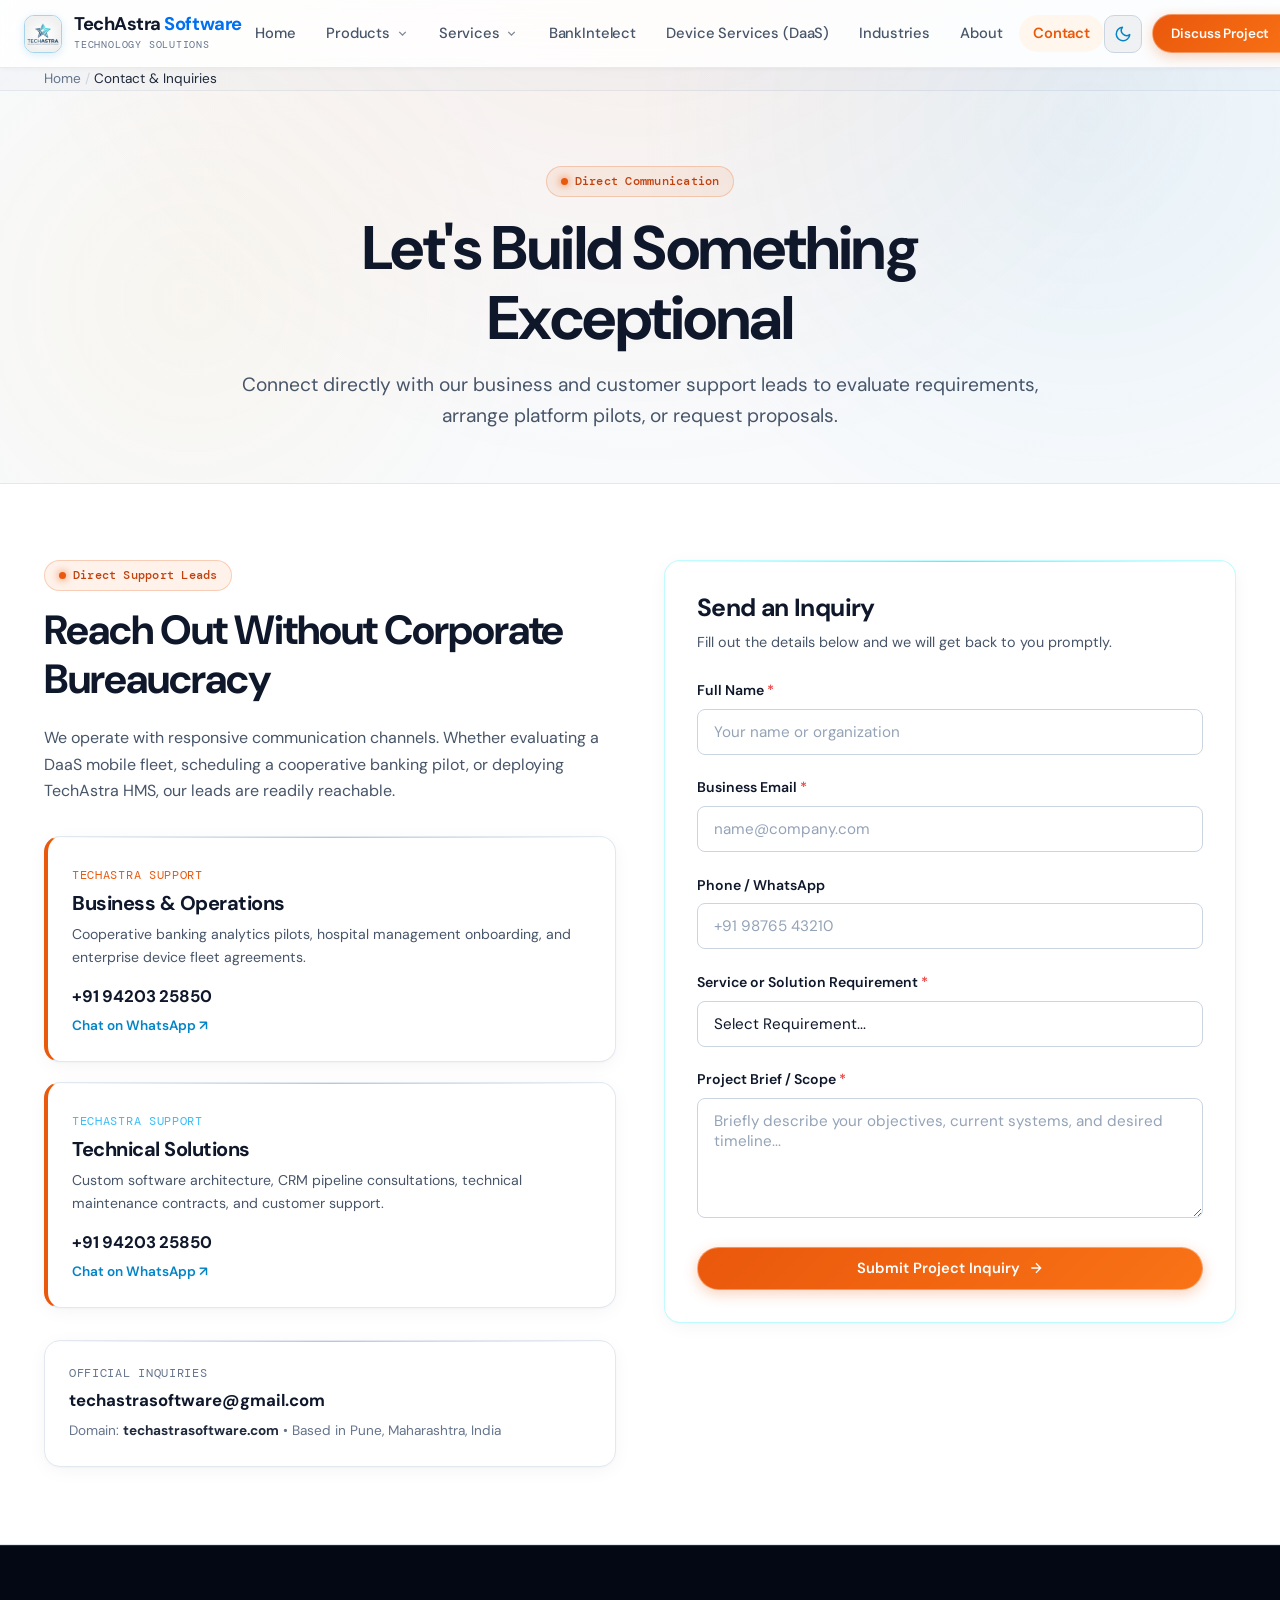
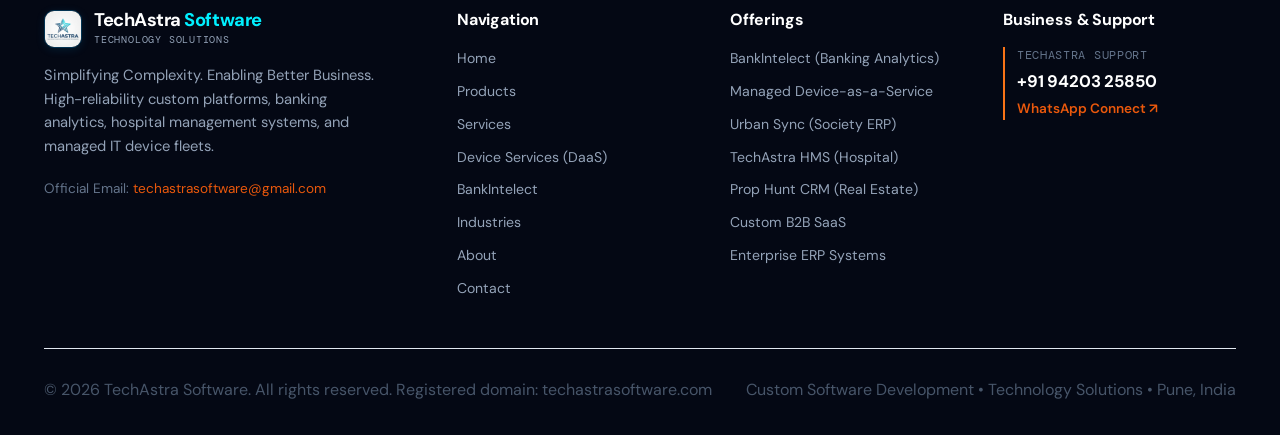
<file: contact.html>
<!DOCTYPE html>
<html lang="en" data-theme="light">
<head>
  <meta charset="UTF-8">
  <meta name="viewport" content="width=device-width, initial-scale=1.0">
  <title>Contact TechAstra Software — Project Inquiry & Consultation</title>
  
  <!-- Primary Meta Tags -->
  <meta name="title" content="Contact TechAstra Software — Project Inquiry & Consultation">
  <meta name="description" content="Get in touch with TechAstra Software to discuss custom software development, hospital management system deployments, cooperative banking analytics, or DaaS device fleets.">
  <meta name="keywords" content="contact TechAstra, software consultation Pune, cooperative banking assessment, DaaS pilot inquiry, TechAstra Software phone email">
  <meta name="robots" content="index, follow">
  <meta name="theme-color" content="#F8FAFC">
  <link rel="canonical" href="https://techastrasoftware.com/contact.html">

  <!-- Open Graph / Facebook -->
  <meta property="og:type" content="website">
  <meta property="og:url" content="https://techastrasoftware.com/contact.html">
  <meta property="og:title" content="Contact TechAstra Software — Project Inquiry & Consultation">
  <meta property="og:description" content="Reach out to the TechAstra Team for business inquiries, software engineering, and platform support.">
  <meta property="og:image" content="https://techastrasoftware.com/assets/images/techastra-logo.jpg">

  <!-- Twitter -->
  <meta name="twitter:card" content="summary_large_image">
  <meta name="twitter:url" content="https://techastrasoftware.com/contact.html">
  <meta name="twitter:title" content="Contact TechAstra Software — Project Inquiry & Consultation">
  <meta name="twitter:description" content="Direct business and customer support contacts for TechAstra Software.">
  <meta name="twitter:image" content="https://techastrasoftware.com/assets/images/techastra-logo.jpg">

  <!-- Favicon -->
  <link rel="icon" type="image/png" href="favicon.png">
  <link rel="apple-touch-icon" href="favicon.png">

  <!-- Modern Typography (Cashfree Modern Aesthetic: DM Sans + DM Mono + Inter + Outfit) -->
  <link rel="preconnect" href="https://fonts.googleapis.com">
  <link rel="preconnect" href="https://fonts.gstatic.com" crossorigin>
  <link href="https://fonts.googleapis.com/css2?family=DM+Mono:ital,wght@0,300;0,400;0,500;1,300;1,400;1,500&family=DM+Sans:ital,opsz,wght@0,9..40,100..1000;1,9..40,100..1000&family=Inter:wght@300;400;500;600;700;800&family=JetBrains+Mono:wght@400;500;600;700&family=Outfit:wght@500;600;700;800&display=swap" rel="stylesheet">

  <!-- Master Stylesheet (Cache-Busted v2.0) -->
  <link rel="stylesheet" href="css/styles.css?v=2.0">

  <!-- Theme Initialization (Zero Flash: Light Theme Default) -->
  <script>
    (function() {
      try {
        var t = localStorage.getItem('techastra-theme');
        if (t === 'dark') {
          document.documentElement.setAttribute('data-theme', 'dark');
        } else {
          document.documentElement.setAttribute('data-theme', 'light');
        }
      } catch (e) {}
    })();
  </script>

  <!-- Structured Data (JSON-LD) -->
  <script type="application/ld+json">
  {
    "@context": "https://schema.org",
    "@graph": [
      {
        "@type": "BreadcrumbList",
        "itemListElement": [
          { "@type": "ListItem", "position": 1, "name": "Home", "item": "https://techastrasoftware.com/index.html" },
          { "@type": "ListItem", "position": 2, "name": "Contact", "item": "https://techastrasoftware.com/contact.html" }
        ]
      },
      {
        "@type": "ContactPage",
        "name": "Contact TechAstra Software",
        "description": "Direct communication channels for TechAstra Software project inquiries and support."
      }
    ]
  }
  </script>
</head>
<body>

  <!-- Global Header (Cashfree Style Floating Glass Navbar) -->
  <header class="site-header" role="banner">
    <div class="container-wide">
      <a href="index.html" class="brand-link" aria-label="TechAstra Software Home">
        <img src="assets/images/techastra-logo.jpg" alt="TechAstra Software Logo" class="brand-logo-img">
        <div class="brand-text-wrap">
          <span class="brand-name">TechAstra <span>Software</span></span>
          <span class="brand-subtext">Technology Solutions</span>
        </div>
      </a>

      <nav class="main-nav" aria-label="Primary Navigation">
        <a href="index.html" class="nav-link">Home</a>

        <!-- Products Dropdown -->
        <div class="nav-item">
          <a href="products.html" class="nav-link">
            <span>Products</span>
            <svg class="nav-arrow" viewBox="0 0 24 24" fill="none" stroke="currentColor" stroke-width="2.5"><polyline points="6 9 12 15 18 9"/></svg>
          </a>
          <div class="nav-dropdown">
            <a href="bankintelect.html" class="dropdown-item">
              <div class="dropdown-icon">
                <svg viewBox="0 0 24 24" width="16" height="16" fill="none" stroke="currentColor" stroke-width="2"><line x1="18" y1="20" x2="18" y2="10"></line><line x1="12" y1="20" x2="12" y2="4"></line><line x1="6" y1="20" x2="6" y2="14"></line></svg>
              </div>
              <div class="dropdown-text">
                <span class="dropdown-title">BankIntelect</span>
                <span class="dropdown-desc">Cooperative banking analytics, early slippage radar &amp; MMIR</span>
              </div>
            </a>
            <a href="device-as-a-service.html" class="dropdown-item">
              <div class="dropdown-icon">
                <svg viewBox="0 0 24 24" width="16" height="16" fill="none" stroke="currentColor" stroke-width="2"><rect x="2" y="3" width="20" height="14" rx="2" ry="2"></rect><line x1="8" y1="21" x2="16" y2="21"></line><line x1="12" y1="17" x2="12" y2="21"></line></svg>
              </div>
              <div class="dropdown-text">
                <span class="dropdown-title">Device as a Service (DaaS)</span>
                <span class="dropdown-desc">Zero-CapEx hardware leasing, MDM &amp; lifecycle management</span>
              </div>
            </a>
            <a href="products.html" class="dropdown-item">
              <div class="dropdown-icon">
                <svg viewBox="0 0 24 24" width="16" height="16" fill="none" stroke="currentColor" stroke-width="2"><rect x="3" y="3" width="7" height="7"></rect><rect x="14" y="3" width="7" height="7"></rect><rect x="14" y="14" width="7" height="7"></rect><rect x="3" y="14" width="7" height="7"></rect></svg>
              </div>
              <div class="dropdown-text">
                <span class="dropdown-title">Enterprise Systems &amp; ERP</span>
                <span class="dropdown-desc">Hospital HMS, PropHunt society ERP &amp; custom business suites</span>
              </div>
            </a>
            <div class="dropdown-footer">
              <a href="products.html">
                <span>Explore All Products</span>
                <svg viewBox="0 0 24 24" width="12" height="12" fill="none" stroke="currentColor" stroke-width="2.5"><path d="M5 12h14M12 5l7 7-7 7"/></svg>
              </a>
            </div>
          </div>
        </div>

        <!-- Services Dropdown -->
        <div class="nav-item">
          <a href="services.html" class="nav-link">
            <span>Services</span>
            <svg class="nav-arrow" viewBox="0 0 24 24" fill="none" stroke="currentColor" stroke-width="2.5"><polyline points="6 9 12 15 18 9"/></svg>
          </a>
          <div class="nav-dropdown">
            <a href="cooperative-banking-analytics.html" class="dropdown-item">
              <div class="dropdown-icon">
                <svg viewBox="0 0 24 24" width="16" height="16" fill="none" stroke="currentColor" stroke-width="2"><path d="M3 21h18M3 10h18M5 6l7-3 7 3M4 10v11M20 10v11M8 14v4M12 14v4M16 14v4"/></svg>
              </div>
              <div class="dropdown-text">
                <span class="dropdown-title">Banking Intelligence</span>
                <span class="dropdown-desc">Early warning radar, NPA diagnosis &amp; Board-Ready reporting</span>
              </div>
            </a>
            <a href="services.html" class="dropdown-item">
              <div class="dropdown-icon">
                <svg viewBox="0 0 24 24" width="16" height="16" fill="none" stroke="currentColor" stroke-width="2"><polyline points="16 18 22 12 16 6"></polyline><polyline points="8 6 2 12 8 18"></polyline></svg>
              </div>
              <div class="dropdown-text">
                <span class="dropdown-title">Custom Software Engineering</span>
                <span class="dropdown-desc">High-reliability cloud web applications &amp; scalable APIs</span>
              </div>
            </a>
            <a href="services.html" class="dropdown-item">
              <div class="dropdown-icon">
                <svg viewBox="0 0 24 24" width="16" height="16" fill="none" stroke="currentColor" stroke-width="2"><path d="M12 2a10 10 0 1 0 10 10H12V2z"></path><path d="M12 2a10 10 0 0 1 10 10h-10V2z"></path><path d="M12 12L2.1 12a10 10 0 0 0 9.9 9.9V12z"></path></svg>
              </div>
              <div class="dropdown-text">
                <span class="dropdown-title">AI &amp; Workflow Automation</span>
                <span class="dropdown-desc">Operational efficiency systems &amp; intelligent workflows</span>
              </div>
            </a>
            <div class="dropdown-footer">
              <a href="services.html">
                <span>View All Services</span>
                <svg viewBox="0 0 24 24" width="12" height="12" fill="none" stroke="currentColor" stroke-width="2.5"><path d="M5 12h14M12 5l7 7-7 7"/></svg>
              </a>
            </div>
          </div>
        </div>

        <a href="bankintelect.html" class="nav-link">BankIntelect</a>
        <a href="device-as-a-service.html" class="nav-link">Device Services (DaaS)</a>
        <a href="industries.html" class="nav-link">Industries</a>
        <a href="about.html" class="nav-link">About</a>
        <a href="contact.html" class="nav-link active" aria-current="page">Contact</a>
      </nav>

      <div class="header-actions">
        <button type="button" class="theme-toggle-btn" aria-label="Toggle light or dark theme" title="Switch Theme">
          <svg class="theme-icon-sun" viewBox="0 0 24 24" width="18" height="18" fill="none" stroke="currentColor" stroke-width="2" stroke-linecap="round" stroke-linejoin="round"><circle cx="12" cy="12" r="5"></circle><line x1="12" y1="1" x2="12" y2="3"></line><line x1="12" y1="21" x2="12" y2="23"></line><line x1="4.22" y1="4.22" x2="5.64" y2="5.64"></line><line x1="18.36" y1="18.36" x2="19.78" y2="19.78"></line><line x1="1" y1="12" x2="3" y2="12"></line><line x1="21" y1="12" x2="23" y2="12"></line><line x1="4.22" y1="19.78" x2="5.64" y2="18.36"></line><line x1="18.36" y1="5.64" x2="19.78" y2="4.22"></line></svg>
          <svg class="theme-icon-moon" viewBox="0 0 24 24" width="18" height="18" fill="none" stroke="currentColor" stroke-width="2" stroke-linecap="round" stroke-linejoin="round"><path d="M21 12.79A9 9 0 1 1 11.21 3 7 7 0 0 0 21 12.79z"></path></svg>
        </button>
        <a href="contact.html" class="header-cta-btn">
          <span>Discuss Project</span>
          <svg viewBox="0 0 24 24" fill="none" stroke="currentColor" stroke-width="2"><path d="M5 12h14M12 5l7 7-7 7"/></svg>
        </a>
        <button type="button" class="mobile-menu-btn" aria-label="Open mobile navigation menu" aria-expanded="false">
          <span></span>
          <span></span>
          <span></span>
        </button>
      </div>
    </div>
  </header>

  <!-- Mobile Drawer Menu (Cashfree Style) -->
  <div class="mobile-drawer" aria-hidden="true">
    <div class="mobile-drawer-header">
      <div class="brand-text-wrap">
        <span class="brand-name">TechAstra <span>Software</span></span>
        <span class="brand-subtext">Technology Solutions</span>
      </div>
      <div style="display: flex; align-items: center; gap: 0.5rem;">
        <button type="button" class="theme-toggle-btn" aria-label="Toggle light or dark theme" title="Switch Theme">
          <svg class="theme-icon-sun" viewBox="0 0 24 24" width="18" height="18" fill="none" stroke="currentColor" stroke-width="2" stroke-linecap="round" stroke-linejoin="round"><circle cx="12" cy="12" r="5"></circle><line x1="12" y1="1" x2="12" y2="3"></line><line x1="12" y1="21" x2="12" y2="23"></line><line x1="4.22" y1="4.22" x2="5.64" y2="5.64"></line><line x1="18.36" y1="18.36" x2="19.78" y2="19.78"></line><line x1="1" y1="12" x2="3" y2="12"></line><line x1="21" y1="12" x2="23" y2="12"></line><line x1="4.22" y1="19.78" x2="5.64" y2="18.36"></line><line x1="18.36" y1="5.64" x2="19.78" y2="4.22"></line></svg>
          <svg class="theme-icon-moon" viewBox="0 0 24 24" width="18" height="18" fill="none" stroke="currentColor" stroke-width="2" stroke-linecap="round" stroke-linejoin="round"><path d="M21 12.79A9 9 0 1 1 11.21 3 7 7 0 0 0 21 12.79z"></path></svg>
        </button>
        <button type="button" class="mobile-menu-btn mobile-drawer-close" aria-label="Close navigation menu">
          <svg viewBox="0 0 24 24" width="18" height="18" fill="none" stroke="currentColor" stroke-width="2"><line x1="18" y1="6" x2="6" y2="18"></line><line x1="6" y1="6" x2="18" y2="18"></line></svg>
        </button>
      </div>
    </div>
    <nav class="mobile-drawer-nav">
      <a href="index.html">Home</a>
      <a href="bankintelect.html">BankIntelect (Banking Intelligence)</a>
      <a href="device-as-a-service.html">Device Services (DaaS)</a>
      <a href="products.html">All Products</a>
      <a href="services.html">All Services</a>
      <a href="industries.html">Industries</a>
      <a href="about.html">About</a>
      <a href="contact.html" class="active">Contact</a>
    </nav>
    <div class="mobile-drawer-footer">
      <a href="contact.html" class="btn btn-primary" style="width: 100%; justify-content: center;">Discuss Your Project</a>
      <a href="https://wa.me/919420325850" target="_blank" rel="noopener" class="btn btn-secondary" style="width: 100%; justify-content: center; margin-top: 0.5rem;">WhatsApp: 9420325850</a>
      <p style="font-size: 0.78rem; color: var(--text-muted); text-align: center; margin-top: 0.75rem;">techastrasoftware@gmail.com</p>
    </div>
  </div>

  <main id="main-content">

    <!-- Breadcrumb -->
    <nav class="breadcrumb-trail" aria-label="Breadcrumb">
      <div class="container">
        <a href="index.html">Home</a>
        <span class="breadcrumb-separator">/</span>
        <span style="color: var(--text-primary);" aria-current="page">Contact &amp; Inquiries</span>
      </div>
    </nav>

    <!-- Contact Hero -->
    <section class="section-padding" style="padding-top: clamp(2rem, 4vw, 3.5rem); padding-bottom: clamp(2.5rem, 4vw, 4rem);">
      <div class="container text-center" style="max-width: 850px; margin: 0 auto;">
        <span class="badge" style="margin-bottom: 1rem;"><span class="dot"></span> Direct Communication</span>
        <h1 style="margin-bottom: 1rem;">Let's Build Something Exceptional</h1>
        <p class="lead" style="color: var(--text-secondary);">
          Connect directly with our business and customer support leads to evaluate requirements, arrange platform pilots, or request proposals.
        </p>
      </div>
    </section>

    <!-- Main Contact Form & Direct Contacts -->
    <section class="section-padding bg-surface">
      <div class="container">
        <div class="grid grid-2" style="gap: 3rem; align-items: flex-start;">
          
          <div>
            <span class="badge" style="margin-bottom: 1rem;"><span class="dot"></span> Direct Support Leads</span>
            <h2 style="margin-bottom: 1.25rem;">Reach Out Without Corporate Bureaucracy</h2>
            <p style="margin-bottom: 2rem;">
              We operate with responsive communication channels. Whether evaluating a DaaS mobile fleet, scheduling a cooperative banking pilot, or deploying TechAstra HMS, our leads are readily reachable.
            </p>

            <div class="grid" style="gap: 1.25rem; margin-bottom: 2rem;">
              
              <div class="card" style="border-left: 4px solid var(--brand-cyan); padding: 1.5rem;">
                <span class="mono-tag" style="color: var(--brand-cyan);">TechAstra Support</span>
                <h3 style="margin: 0.25rem 0 0.5rem; font-size: 1.25rem;">Business &amp; Operations</h3>
                <p style="font-size: 0.88rem; color: var(--text-secondary); margin-bottom: 0.85rem;">
                  Cooperative banking analytics pilots, hospital management onboarding, and enterprise device fleet agreements.
                </p>
                <div style="display: flex; flex-direction: column; gap: 0.35rem; font-size: 0.92rem;">
                  <a href="tel:+919420325850" class="contact-phone-link">+91 94203 25850</a>
                  <a href="https://wa.me/919420325850" target="_blank" rel="noopener" class="contact-wa-link">Chat on WhatsApp ↗</a>
                </div>
              </div>

              <div class="card" style="border-left: 4px solid var(--brand-primary); padding: 1.5rem;">
                <span class="mono-tag" style="color: #38BDF8;">TechAstra Support</span>
                <h3 style="margin: 0.25rem 0 0.5rem; font-size: 1.25rem;">Technical Solutions</h3>
                <p style="font-size: 0.88rem; color: var(--text-secondary); margin-bottom: 0.85rem;">
                  Custom software architecture, CRM pipeline consultations, technical maintenance contracts, and customer support.
                </p>
                <div style="display: flex; flex-direction: column; gap: 0.35rem; font-size: 0.92rem;">
                  <a href="tel:+919420325850" class="contact-phone-link">+91 94203 25850</a>
                  <a href="https://wa.me/919420325850" target="_blank" rel="noopener" class="contact-wa-link">Chat on WhatsApp ↗</a>
                </div>
              </div>

            </div>

            <div class="card" style="padding: 1.5rem;">
              <span class="mono-tag" style="display: block; margin-bottom: 0.25rem;">Official Inquiries</span>
              <a href="mailto:techastrasoftware@gmail.com" class="contact-email-link">techastrasoftware@gmail.com</a>
              <p style="font-size: 0.85rem; color: var(--text-muted); margin-top: 0.35rem;">
                Domain: <strong style="color: var(--text-primary);">techastrasoftware.com</strong> &bull; Based in Pune, Maharashtra, India
              </p>
            </div>
          </div>

          <!-- Form Card -->
          <div class="card" style="padding: 2rem; border-color: rgba(0, 240, 255, 0.25);">
            <h3 style="margin-bottom: 0.5rem;">Send an Inquiry</h3>
            <p style="font-size: 0.9rem; margin-bottom: 1.5rem;">Fill out the details below and we will get back to you promptly.</p>

            <form id="techastra-inquiry-form" novalidate>
              <div class="form-group">
                <label class="form-label" for="inp-name">Full Name <span class="req">*</span></label>
                <input type="text" id="inp-name" name="name" class="form-control" placeholder="Your name or organization" required>
              </div>

              <div class="form-group">
                <label class="form-label" for="inp-email">Business Email <span class="req">*</span></label>
                <input type="email" id="inp-email" name="email" class="form-control" placeholder="name@company.com" required>
              </div>

              <div class="form-group">
                <label class="form-label" for="inp-phone">Phone / WhatsApp</label>
                <input type="tel" id="inp-phone" name="phone" class="form-control" placeholder="+91 98765 43210">
              </div>

              <div class="form-group">
                <label class="form-label" for="inp-service">Service or Solution Requirement <span class="req">*</span></label>
                <select id="inp-service" name="service" class="form-control" required>
                  <option value="" disabled selected>Select Requirement...</option>
                  <option value="BankIntelect - Banking Data & Analytics">BankIntelect™ (Banking Data &amp; Analytics)</option>
                  <option value="Managed Device-as-a-Service (DaaS)">Managed Device-as-a-Service (DaaS)</option>
                  <option value="TechAstra HMS Deployment">TechAstra HMS (Hospital Management System)</option>
                  <option value="Prop Hunt CRM Deployment">Prop Hunt CRM (Real Estate Pipeline)</option>
                  <option value="Urban Sync Society Management ERP">Urban Sync (Housing Society &amp; Community ERP)</option>
                  <option value="Custom Software Development">Custom Software Development</option>
                  <option value="Enterprise ERP & Process Automation">Enterprise ERP &amp; Automation</option>
                  <option value="General Technology Inquiry">General Technology Consultation</option>
                </select>
              </div>

              <div class="form-group">
                <label class="form-label" for="inp-message">Project Brief / Scope <span class="req">*</span></label>
                <textarea id="inp-message" name="message" class="form-control" rows="4" placeholder="Briefly describe your objectives, current systems, and desired timeline..." required></textarea>
              </div>

              <button type="submit" class="btn btn-primary" style="width: 100%;">
                <span>Submit Project Inquiry</span>
                <svg width="16" height="16" viewBox="0 0 24 24" fill="none" stroke="currentColor" stroke-width="2"><path d="M5 12h14M12 5l7 7-7 7"/></svg>
              </button>

              <div id="form-status-msg" style="display: none;"></div>
            </form>
          </div>

        </div>
      </div>
    </section>

  </main>

  <!-- Global Footer -->
  <footer class="site-footer" role="contentinfo">
    <div class="container">
      <div class="footer-grid">
        
        <div class="footer-brand">
          <a href="index.html" class="brand-link" style="margin-bottom: 0.5rem;">
            <img src="assets/images/techastra-logo.jpg" alt="TechAstra Software Logo" class="brand-logo-img">
            <div class="brand-text-wrap">
              <span class="brand-name">TechAstra <span>Software</span></span>
              <span class="brand-subtext">Technology Solutions</span>
            </div>
          </a>
          <p>
            Simplifying Complexity. Enabling Better Business. High-reliability custom platforms, banking analytics, hospital management systems, and managed IT device fleets.
          </p>
          <div style="font-size: 0.85rem; color: var(--text-muted);">
            Official Email: <a href="mailto:techastrasoftware@gmail.com" style="color: var(--brand-cyan);">techastrasoftware@gmail.com</a>
          </div>
        </div>

        <div>
          <h4 class="footer-heading">Navigation</h4>
          <div class="footer-links">
            <a href="index.html">Home</a>
            <a href="products.html">Products</a>
            <a href="services.html">Services</a>
            <a href="device-as-a-service.html">Device Services (DaaS)</a>
            <a href="bankintelect.html">BankIntelect</a>
            <a href="industries.html">Industries</a>
            <a href="about.html">About</a>
            <a href="contact.html">Contact</a>
          </div>
        </div>

        <div>
          <h4 class="footer-heading">Offerings</h4>
          <div class="footer-links">
            <a href="bankintelect.html">BankIntelect (Banking Analytics)</a>
            <a href="device-as-a-service.html">Managed Device-as-a-Service</a>
            <a href="products.html#urban-sync">Urban Sync (Society ERP)</a>
            <a href="products.html#hms">TechAstra HMS (Hospital)</a>
            <a href="products.html#prop-hunt">Prop Hunt CRM (Real Estate)</a>
            <a href="services.html#saas">Custom B2B SaaS</a>
            <a href="services.html#erp">Enterprise ERP Systems</a>
          </div>
        </div>

        <div>
          <h4 class="footer-heading">Business &amp; Support</h4>
          <div class="footer-contact-block">
            <div class="footer-contact-person">
              <span class="mono-tag" style="display:block; margin-bottom: 0.15rem;">TechAstra Support</span>
              <a href="tel:+919420325850" class="contact-phone-link">+91 94203 25850</a><br>
              <a href="https://wa.me/919420325850" target="_blank" rel="noopener" class="contact-wa-link">WhatsApp Connect ↗</a>
            </div>
          </div>
        </div>

      </div>

      <div class="footer-bottom">
        <p>&copy; <span class="current-year">2026</span> TechAstra Software. All rights reserved. Registered domain: techastrasoftware.com</p>
        <p>Custom Software Development &bull; Technology Solutions &bull; Pune, India</p>
      </div>
    </div>
  </footer>

  <script src="js/main.js"></script>
</body>
</html>
</file>
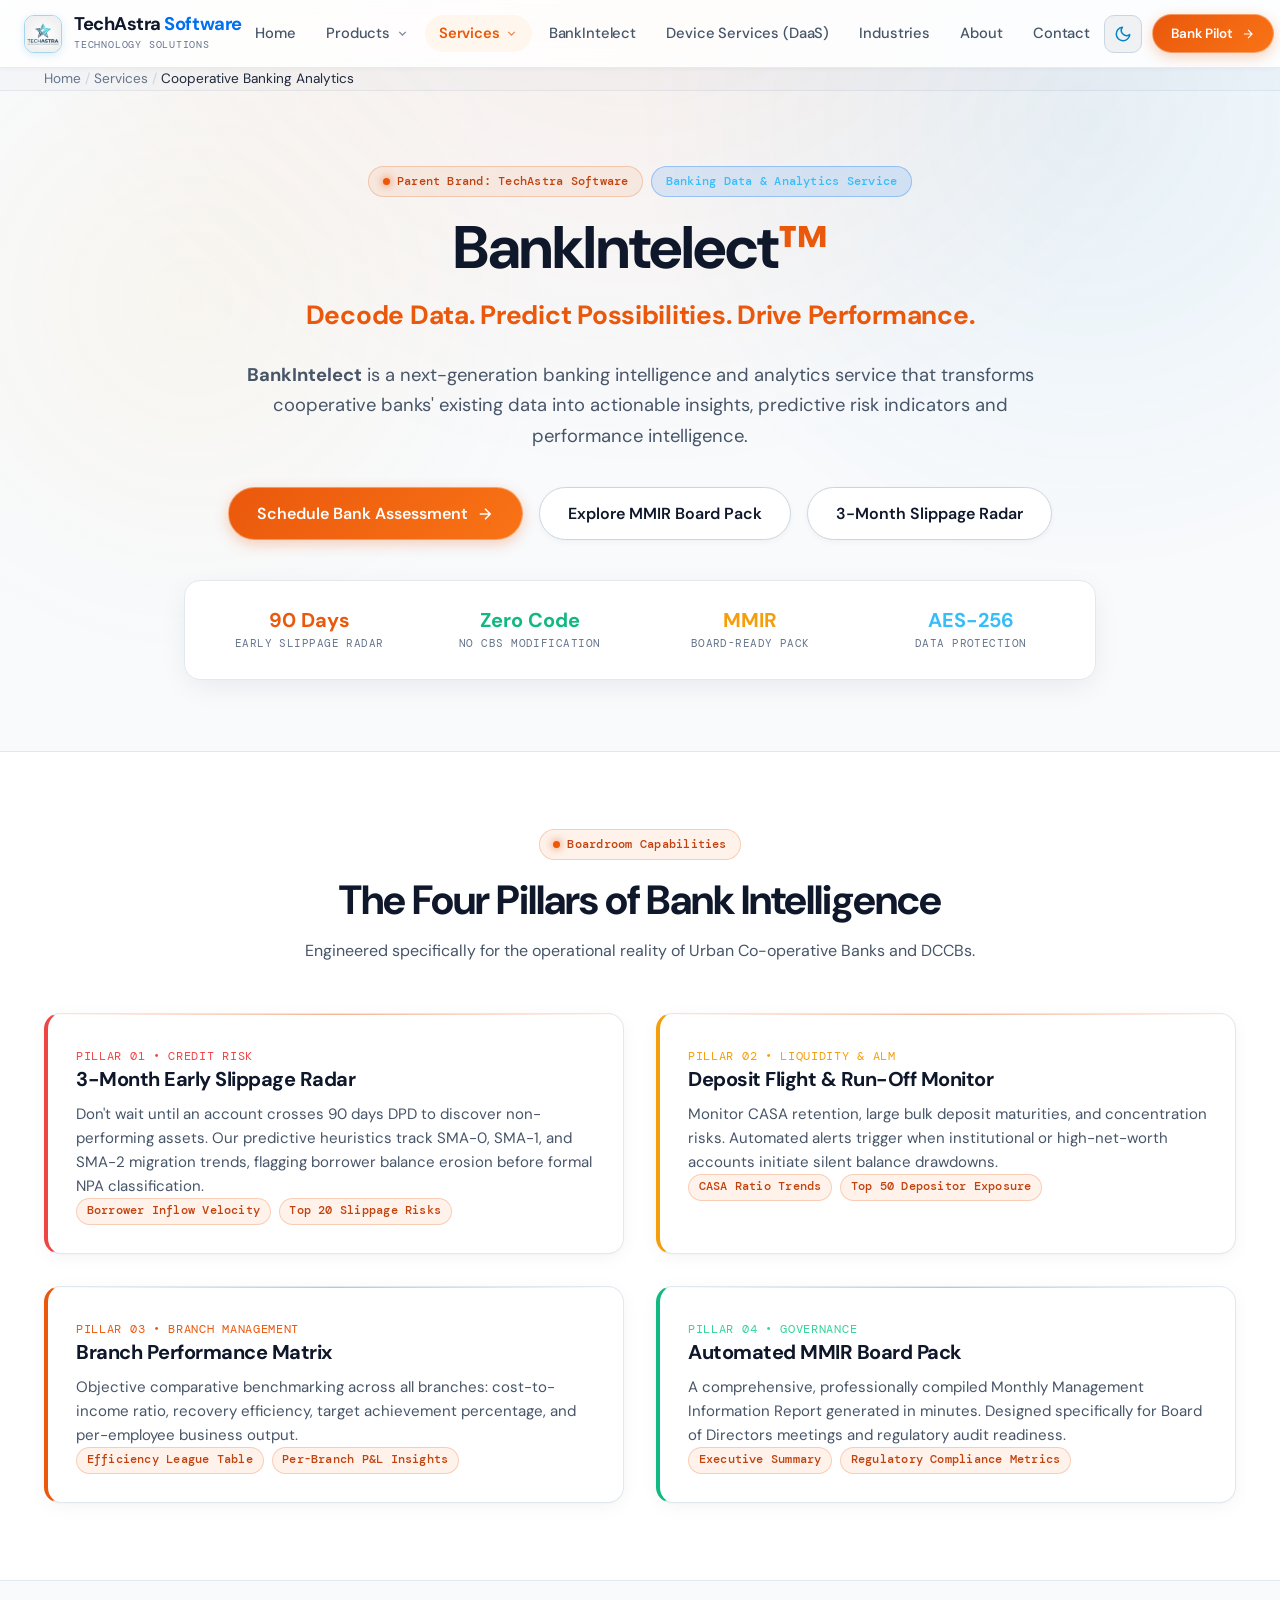
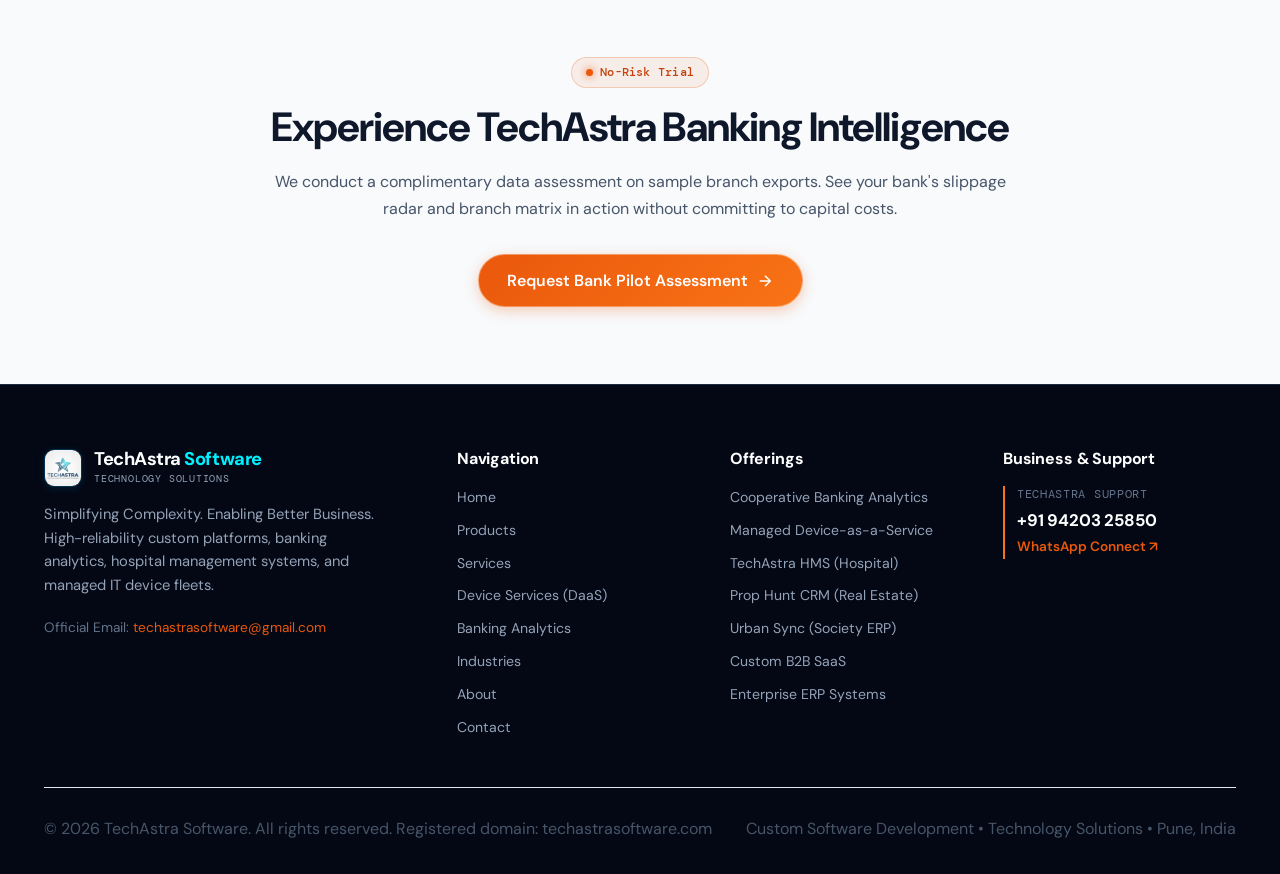
<file: cooperative-banking-analytics.html>
<!DOCTYPE html>
<html lang="en" data-theme="light">
<head>
  <meta charset="UTF-8">
  <meta name="viewport" content="width=device-width, initial-scale=1.0">
  <title>BankIntelect — Banking Data & Analytics Service | TechAstra Software</title>
  
  <!-- Primary Meta Tags -->
  <meta name="title" content="BankIntelect — Banking Data & Analytics Service | TechAstra Software">
  <meta name="description" content="BankIntelect is a next-generation banking intelligence and analytics service by TechAstra Software. Decode Data. Predict Possibilities. Drive Performance for cooperative banks.">
  <meta name="keywords" content="BankIntelect, banking data and analytics service, cooperative banking intelligence, UCB analytics India, DCCB slippage radar, MMIR board pack, TechAstra Software">
  <meta name="robots" content="index, follow">
  <meta name="theme-color" content="#F8FAFC">
  <link rel="canonical" href="https://techastrasoftware.com/bankintelect.html">

  <!-- Open Graph / Facebook -->
  <meta property="og:type" content="website">
  <meta property="og:url" content="https://techastrasoftware.com/bankintelect.html">
  <meta property="og:title" content="BankIntelect — Banking Data & Analytics Service | TechAstra Software">
  <meta property="og:description" content="Decode Data. Predict Possibilities. Drive Performance. Transforming cooperative banks' existing data into actionable insights, predictive risk indicators and performance intelligence.">
  <meta property="og:image" content="https://techastrasoftware.com/assets/images/techastra-logo.jpg">

  <!-- Twitter -->
  <meta name="twitter:card" content="summary_large_image">
  <meta name="twitter:url" content="https://techastrasoftware.com/bankintelect.html">
  <meta name="twitter:title" content="BankIntelect — Banking Data & Analytics Service | TechAstra Software">
  <meta name="twitter:description" content="BankIntelect: Next-generation banking intelligence and analytics service for cooperative banks by TechAstra Software.">
  <meta name="twitter:image" content="https://techastrasoftware.com/assets/images/techastra-logo.jpg">

  <!-- Favicon -->
  <link rel="icon" type="image/png" href="favicon.png">
  <link rel="apple-touch-icon" href="favicon.png">

  <!-- Modern Typography: DM Sans, DM Mono, Inter (Cashfree Style) -->
  <link rel="preconnect" href="https://fonts.googleapis.com">
  <link rel="preconnect" href="https://fonts.gstatic.com" crossorigin>
  <link href="https://fonts.googleapis.com/css2?family=DM+Sans:ital,opsz,wght@0,9..40,100..1000;1,9..40,100..1000&family=DM+Mono:ital,wght@0,300;0,400;0,500;1,300;1,400;1,500&family=Inter:wght@400;500;600;700&display=swap" rel="stylesheet">

  <!-- Master Stylesheet (Cache-Busted v2.0) -->
  <link rel="stylesheet" href="css/styles.css?v=2.0">

  <!-- Theme Initialization (Zero Flash: Light Theme Default) -->
  <script>
    (function() {
      try {
        var t = localStorage.getItem('techastra-theme');
        if (t === 'dark') {
          document.documentElement.setAttribute('data-theme', 'dark');
        } else {
          document.documentElement.setAttribute('data-theme', 'light');
        }
      } catch (e) {}
    })();
  </script>

  <!-- Structured Data (JSON-LD) -->
  <script type="application/ld+json">
  {
    "@context": "https://schema.org",
    "@graph": [
      {
        "@type": "BreadcrumbList",
        "itemListElement": [
          { "@type": "ListItem", "position": 1, "name": "Home", "item": "https://techastrasoftware.com/index.html" },
          { "@type": "ListItem", "position": 2, "name": "Services", "item": "https://techastrasoftware.com/services.html" },
          { "@type": "ListItem", "position": 3, "name": "Cooperative Banking Analytics", "item": "https://techastrasoftware.com/cooperative-banking-analytics.html" }
        ]
      },
      {
        "@type": "Service",
        "name": "Cooperative Banking Analytics (AaaS)",
        "provider": { "@type": "Organization", "name": "TechAstra Software" },
        "serviceType": "Analytics-as-a-Service & Banking Decision Intelligence"
      }
    ]
  }
  </script>
</head>
<body>

  <!-- Global Header -->
  <header class="site-header" role="banner">
    <div class="container-wide">
      <a href="index.html" class="brand-link" aria-label="TechAstra Software Home">
        <img src="assets/images/techastra-logo.jpg" alt="TechAstra Software Logo" class="brand-logo-img">
        <div class="brand-text-wrap">
          <span class="brand-name">TechAstra <span>Software</span></span>
          <span class="brand-subtext">Technology Solutions</span>
        </div>
      </a>

      <!-- Desktop Navigation -->
      <nav class="main-nav" aria-label="Primary Navigation">
        <a href="index.html" class="nav-link">Home</a>

        <!-- Products Dropdown -->
        <div class="nav-item">
          <a href="products.html" class="nav-link">
            <span>Products</span>
            <svg class="nav-arrow" viewBox="0 0 24 24" fill="none" stroke="currentColor" stroke-width="2.5"><polyline points="6 9 12 15 18 9"/></svg>
          </a>
          <div class="nav-dropdown">
            <a href="bankintelect.html" class="dropdown-item">
              <div class="dropdown-icon">
                <svg viewBox="0 0 24 24" width="16" height="16" fill="none" stroke="currentColor" stroke-width="2"><line x1="18" y1="20" x2="18" y2="10"></line><line x1="12" y1="20" x2="12" y2="4"></line><line x1="6" y1="20" x2="6" y2="14"></line></svg>
              </div>
              <div class="dropdown-text">
                <span class="dropdown-title">BankIntelect</span>
                <span class="dropdown-desc">Cooperative banking analytics, early slippage radar & MMIR</span>
              </div>
            </a>
            <a href="device-as-a-service.html" class="dropdown-item">
              <div class="dropdown-icon">
                <svg viewBox="0 0 24 24" width="16" height="16" fill="none" stroke="currentColor" stroke-width="2"><rect x="2" y="3" width="20" height="14" rx="2" ry="2"></rect><line x1="8" y1="21" x2="16" y2="21"></line><line x1="12" y1="17" x2="12" y2="21"></line></svg>
              </div>
              <div class="dropdown-text">
                <span class="dropdown-title">Device as a Service (DaaS)</span>
                <span class="dropdown-desc">Zero-CapEx hardware leasing, MDM & lifecycle management</span>
              </div>
            </a>
            <a href="products.html" class="dropdown-item">
              <div class="dropdown-icon">
                <svg viewBox="0 0 24 24" width="16" height="16" fill="none" stroke="currentColor" stroke-width="2"><rect x="3" y="3" width="7" height="7"></rect><rect x="14" y="3" width="7" height="7"></rect><rect x="14" y="14" width="7" height="7"></rect><rect x="3" y="14" width="7" height="7"></rect></svg>
              </div>
              <div class="dropdown-text">
                <span class="dropdown-title">Enterprise Systems & ERP</span>
                <span class="dropdown-desc">Hospital HMS, PropHunt society ERP & custom business suites</span>
              </div>
            </a>
            <div class="dropdown-footer">
              <a href="products.html">
                <span>Explore All Products</span>
                <svg viewBox="0 0 24 24" width="12" height="12" fill="none" stroke="currentColor" stroke-width="2.5"><path d="M5 12h14M12 5l7 7-7 7"/></svg>
              </a>
            </div>
          </div>
        </div>

        <!-- Services Dropdown -->
        <div class="nav-item">
          <a href="services.html" class="nav-link active" aria-current="page">
            <span>Services</span>
            <svg class="nav-arrow" viewBox="0 0 24 24" fill="none" stroke="currentColor" stroke-width="2.5"><polyline points="6 9 12 15 18 9"/></svg>
          </a>
          <div class="nav-dropdown">
            <a href="cooperative-banking-analytics.html" class="dropdown-item">
              <div class="dropdown-icon">
                <svg viewBox="0 0 24 24" width="16" height="16" fill="none" stroke="currentColor" stroke-width="2"><path d="M3 21h18M3 10h18M5 6l7-3 7 3M4 10v11M20 10v11M8 14v4M12 14v4M16 14v4"/></svg>
              </div>
              <div class="dropdown-text">
                <span class="dropdown-title">Banking Intelligence</span>
                <span class="dropdown-desc">Early warning radar, NPA diagnosis & Board-Ready reporting</span>
              </div>
            </a>
            <a href="services.html" class="dropdown-item">
              <div class="dropdown-icon">
                <svg viewBox="0 0 24 24" width="16" height="16" fill="none" stroke="currentColor" stroke-width="2"><polyline points="16 18 22 12 16 6"></polyline><polyline points="8 6 2 12 8 18"></polyline></svg>
              </div>
              <div class="dropdown-text">
                <span class="dropdown-title">Custom Software Engineering</span>
                <span class="dropdown-desc">High-reliability cloud web applications & scalable APIs</span>
              </div>
            </a>
            <a href="services.html" class="dropdown-item">
              <div class="dropdown-icon">
                <svg viewBox="0 0 24 24" width="16" height="16" fill="none" stroke="currentColor" stroke-width="2"><path d="M12 2a10 10 0 1 0 10 10H12V2z"></path><path d="M12 2a10 10 0 0 1 10 10h-10V2z"></path><path d="M12 12L2.1 12a10 10 0 0 0 9.9 9.9V12z"></path></svg>
              </div>
              <div class="dropdown-text">
                <span class="dropdown-title">AI & Workflow Automation</span>
                <span class="dropdown-desc">Operational efficiency systems & intelligent workflows</span>
              </div>
            </a>
            <div class="dropdown-footer">
              <a href="services.html">
                <span>View All Services</span>
                <svg viewBox="0 0 24 24" width="12" height="12" fill="none" stroke="currentColor" stroke-width="2.5"><path d="M5 12h14M12 5l7 7-7 7"/></svg>
              </a>
            </div>
          </div>
        </div>

        <a href="bankintelect.html" class="nav-link">BankIntelect</a>
        <a href="device-as-a-service.html" class="nav-link">Device Services (DaaS)</a>
        <a href="industries.html" class="nav-link">Industries</a>
        <a href="about.html" class="nav-link">About</a>
        <a href="contact.html" class="nav-link">Contact</a>
      </nav>

      <div class="header-actions">
        <button type="button" class="theme-toggle-btn" aria-label="Toggle light or dark theme" title="Switch Theme">
          <svg class="theme-icon-sun" viewBox="0 0 24 24" width="18" height="18" fill="none" stroke="currentColor" stroke-width="2" stroke-linecap="round" stroke-linejoin="round"><circle cx="12" cy="12" r="5"></circle><line x1="12" y1="1" x2="12" y2="3"></line><line x1="12" y1="21" x2="12" y2="23"></line><line x1="4.22" y1="4.22" x2="5.64" y2="5.64"></line><line x1="18.36" y1="18.36" x2="19.78" y2="19.78"></line><line x1="1" y1="12" x2="3" y2="12"></line><line x1="21" y1="12" x2="23" y2="12"></line><line x1="4.22" y1="19.78" x2="5.64" y2="18.36"></line><line x1="18.36" y1="5.64" x2="19.78" y2="4.22"></line></svg>
          <svg class="theme-icon-moon" viewBox="0 0 24 24" width="18" height="18" fill="none" stroke="currentColor" stroke-width="2" stroke-linecap="round" stroke-linejoin="round"><path d="M21 12.79A9 9 0 1 1 11.21 3 7 7 0 0 0 21 12.79z"></path></svg>
        </button>
        <a href="contact.html?service=banking-analytics" class="header-cta-btn">
          <span>Bank Pilot</span>
          <svg viewBox="0 0 24 24" fill="none" stroke="currentColor" stroke-width="2"><path d="M5 12h14M12 5l7 7-7 7"/></svg>
        </a>
        <button type="button" class="mobile-menu-btn" aria-label="Open mobile navigation menu" aria-expanded="false">
          <span></span>
          <span></span>
          <span></span>
        </button>
      </div>
    </div>
  </header>

  <!-- Mobile Drawer Menu -->
  <div class="mobile-drawer" aria-hidden="true">
    <div class="mobile-drawer-header">
      <div class="brand-text-wrap">
        <span class="brand-name">TechAstra <span>Software</span></span>
        <span class="brand-subtext">Technology Solutions</span>
      </div>
      <div style="display: flex; align-items: center; gap: 0.5rem;">
        <button type="button" class="theme-toggle-btn" aria-label="Toggle light or dark theme" title="Switch Theme">
          <svg class="theme-icon-sun" viewBox="0 0 24 24" width="18" height="18" fill="none" stroke="currentColor" stroke-width="2" stroke-linecap="round" stroke-linejoin="round"><circle cx="12" cy="12" r="5"></circle><line x1="12" y1="1" x2="12" y2="3"></line><line x1="12" y1="21" x2="12" y2="23"></line><line x1="4.22" y1="4.22" x2="5.64" y2="5.64"></line><line x1="18.36" y1="18.36" x2="19.78" y2="19.78"></line><line x1="1" y1="12" x2="3" y2="12"></line><line x1="21" y1="12" x2="23" y2="12"></line><line x1="4.22" y1="19.78" x2="5.64" y2="18.36"></line><line x1="18.36" y1="5.64" x2="19.78" y2="4.22"></line></svg>
          <svg class="theme-icon-moon" viewBox="0 0 24 24" width="18" height="18" fill="none" stroke="currentColor" stroke-width="2" stroke-linecap="round" stroke-linejoin="round"><path d="M21 12.79A9 9 0 1 1 11.21 3 7 7 0 0 0 21 12.79z"></path></svg>
        </button>
        <button type="button" class="mobile-menu-btn mobile-drawer-close" aria-label="Close navigation menu">
          <svg viewBox="0 0 24 24" width="18" height="18" fill="none" stroke="currentColor" stroke-width="2"><line x1="18" y1="6" x2="6" y2="18"></line><line x1="6" y1="6" x2="18" y2="18"></line></svg>
        </button>
      </div>
    </div>
    <nav class="mobile-drawer-nav">
      <a href="index.html">Home</a>
      <a href="bankintelect.html">BankIntelect (Banking Intelligence)</a>
      <a href="device-as-a-service.html">Device Services (DaaS)</a>
      <a href="products.html">All Products</a>
      <a href="services.html">All Services</a>
      <a href="industries.html">Industries</a>
      <a href="about.html">About</a>
      <a href="contact.html">Contact</a>
    </nav>
    <div class="mobile-drawer-footer">
      <a href="contact.html?service=banking-analytics" class="btn btn-primary" style="width: 100%; justify-content: center;">Schedule Free Bank Assessment</a>
      <a href="https://wa.me/919420325850" target="_blank" rel="noopener" class="btn btn-secondary" style="width: 100%; justify-content: center; margin-top: 0.5rem;">WhatsApp: 9420325850</a>
      <p style="font-size: 0.78rem; color: var(--text-muted); text-align: center; margin-top: 0.75rem;">techastrasoftware@gmail.com</p>
    </div>
  </div>

  <main id="main-content">

    <!-- Breadcrumb -->
    <nav class="breadcrumb-trail" aria-label="Breadcrumb">
      <div class="container">
        <a href="index.html">Home</a>
        <span class="breadcrumb-separator">/</span>
        <a href="services.html">Services</a>
        <span class="breadcrumb-separator">/</span>
        <span style="color: var(--text-primary);" aria-current="page">Cooperative Banking Analytics</span>
      </div>
    </nav>

    <!-- Banking Hero -->
    <section class="section-padding" style="padding-top: clamp(2rem, 4vw, 3.5rem); padding-bottom: clamp(2.5rem, 4vw, 4rem);">
      <div class="container text-center" style="max-width: 960px; margin: 0 auto;">
        <div style="display: flex; gap: 0.5rem; justify-content: center; align-items: center; flex-wrap: wrap; margin-bottom: 1rem;">
          <span class="badge"><span class="dot"></span> Parent Brand: TechAstra Software</span>
          <span class="badge" style="background: rgba(0, 112, 243, 0.12); color: #38BDF8; border-color: rgba(0, 112, 243, 0.3);">Banking Data &amp; Analytics Service</span>
        </div>
        <h1 style="margin-bottom: 0.75rem; font-size: clamp(2.25rem, 5vw, 3.75rem); letter-spacing: -0.02em;">
          BankIntelect<span style="color: var(--brand-cyan);">™</span>
        </h1>
        <div style="font-family: var(--font-heading); font-size: clamp(1.2rem, 2.5vw, 1.65rem); font-weight: 700; color: var(--brand-cyan); margin-bottom: 1.5rem; letter-spacing: -0.01em;">
          Decode Data. Predict Possibilities. Drive Performance.
        </div>
        <p class="lead" style="max-width: 840px; margin: 0 auto 2.25rem; color: var(--text-secondary); font-size: 1.15rem; line-height: 1.65;">
          <strong>BankIntelect</strong> is a next-generation banking intelligence and analytics service that transforms cooperative banks' existing data into actionable insights, predictive risk indicators and performance intelligence.
        </p>

        <div class="hero-cta-group" style="display: flex; gap: 1rem; justify-content: center; flex-wrap: wrap; margin-bottom: 2.5rem;">
          <a href="contact.html?service=bankintelect" class="btn btn-primary btn-lg">
            <span>Schedule Bank Assessment</span>
            <svg width="18" height="18" viewBox="0 0 24 24" fill="none" stroke="currentColor" stroke-width="2"><path d="M5 12h14M12 5l7 7-7 7"/></svg>
          </a>
          <a href="#mmir-pack" class="btn btn-secondary btn-lg">Explore MMIR Board Pack</a>
          <a href="#slippage-radar" class="btn btn-secondary btn-lg">3-Month Slippage Radar</a>
        </div>

        <div class="metrics-strip hero-metrics-strip">
          <div class="metric-item">
            <div class="metric-val" style="color: var(--brand-cyan);">90 Days</div>
            <div class="metric-lbl">Early Slippage Radar</div>
          </div>
          <div class="metric-item">
            <div class="metric-val" style="color: #10B981;">Zero Code</div>
            <div class="metric-lbl">No CBS Modification</div>
          </div>
          <div class="metric-item">
            <div class="metric-val" style="color: #F59E0B;">MMIR</div>
            <div class="metric-lbl">Board-Ready Pack</div>
          </div>
          <div class="metric-item">
            <div class="metric-val" style="color: #38BDF8;">AES-256</div>
            <div class="metric-lbl">Data Protection</div>
          </div>
        </div>
      </div>
    </section>

    <!-- Core Value Pillars -->
    <section class="section-padding bg-surface" id="pillars">
      <div class="container">
        <div class="section-header text-center">
          <span class="badge"><span class="dot"></span> Boardroom Capabilities</span>
          <h2>The Four Pillars of Bank Intelligence</h2>
          <p class="section-lead">Engineered specifically for the operational reality of Urban Co-operative Banks and DCCBs.</p>
        </div>

        <div class="grid grid-2" style="gap: 2rem;">
          
          <div class="card" id="slippage-radar" style="border-left: 4px solid #EF4444;">
            <span class="mono-tag" style="color: #EF4444;">Pillar 01 &bull; Credit Risk</span>
            <h3 class="card-title">3-Month Early Slippage Radar</h3>
            <p class="card-desc">
              Don't wait until an account crosses 90 days DPD to discover non-performing assets. Our predictive heuristics track SMA-0, SMA-1, and SMA-2 migration trends, flagging borrower balance erosion before formal NPA classification.
            </p>
            <div style="display: flex; gap: 0.5rem; flex-wrap: wrap;">
              <span class="badge" style="font-size: 0.72rem; padding: 0.2rem 0.6rem;">Borrower Inflow Velocity</span>
              <span class="badge" style="font-size: 0.72rem; padding: 0.2rem 0.6rem;">Top 20 Slippage Risks</span>
            </div>
          </div>

          <div class="card" id="deposit-flight" style="border-left: 4px solid #F59E0B;">
            <span class="mono-tag" style="color: #F59E0B;">Pillar 02 &bull; Liquidity &amp; ALM</span>
            <h3 class="card-title">Deposit Flight &amp; Run-Off Monitor</h3>
            <p class="card-desc">
              Monitor CASA retention, large bulk deposit maturities, and concentration risks. Automated alerts trigger when institutional or high-net-worth accounts initiate silent balance drawdowns.
            </p>
            <div style="display: flex; gap: 0.5rem; flex-wrap: wrap;">
              <span class="badge" style="font-size: 0.72rem; padding: 0.2rem 0.6rem;">CASA Ratio Trends</span>
              <span class="badge" style="font-size: 0.72rem; padding: 0.2rem 0.6rem;">Top 50 Depositor Exposure</span>
            </div>
          </div>

          <div class="card" id="branch-matrix" style="border-left: 4px solid var(--brand-cyan);">
            <span class="mono-tag" style="color: var(--brand-cyan);">Pillar 03 &bull; Branch Management</span>
            <h3 class="card-title">Branch Performance Matrix</h3>
            <p class="card-desc">
              Objective comparative benchmarking across all branches: cost-to-income ratio, recovery efficiency, target achievement percentage, and per-employee business output.
            </p>
            <div style="display: flex; gap: 0.5rem; flex-wrap: wrap;">
              <span class="badge" style="font-size: 0.72rem; padding: 0.2rem 0.6rem;">Efficiency League Table</span>
              <span class="badge" style="font-size: 0.72rem; padding: 0.2rem 0.6rem;">Per-Branch P&amp;L Insights</span>
            </div>
          </div>

          <div class="card" id="mmir-pack" style="border-left: 4px solid var(--color-success);">
            <span class="mono-tag" style="color: #34D399;">Pillar 04 &bull; Governance</span>
            <h3 class="card-title">Automated MMIR Board Pack</h3>
            <p class="card-desc">
              A comprehensive, professionally compiled Monthly Management Information Report generated in minutes. Designed specifically for Board of Directors meetings and regulatory audit readiness.
            </p>
            <div style="display: flex; gap: 0.5rem; flex-wrap: wrap;">
              <span class="badge" style="font-size: 0.72rem; padding: 0.2rem 0.6rem;">Executive Summary</span>
              <span class="badge" style="font-size: 0.72rem; padding: 0.2rem 0.6rem;">Regulatory Compliance Metrics</span>
            </div>
          </div>

        </div>
      </div>
    </section>

    <!-- Pilot CTA -->
    <section class="section-padding">
      <div class="container text-center" style="max-width: 800px; margin: 0 auto;">
        <span class="badge" style="margin-bottom: 1rem;"><span class="dot"></span> No-Risk Trial</span>
        <h2 style="margin-bottom: 1rem;">Experience TechAstra Banking Intelligence</h2>
        <p style="margin-bottom: 2rem; color: var(--text-secondary);">
          We conduct a complimentary data assessment on sample branch exports. See your bank's slippage radar and branch matrix in action without committing to capital costs.
        </p>
        <a href="contact.html?service=banking-analytics" class="btn btn-primary btn-lg">
          <span>Request Bank Pilot Assessment</span>
          <svg width="18" height="18" viewBox="0 0 24 24" fill="none" stroke="currentColor" stroke-width="2"><path d="M5 12h14M12 5l7 7-7 7"/></svg>
        </a>
      </div>
    </section>

  </main>

  <!-- Global Footer -->
  <footer class="site-footer" role="contentinfo">
    <div class="container">
      <div class="footer-grid">
        
        <div class="footer-brand">
          <a href="index.html" class="brand-link" style="margin-bottom: 0.5rem;">
            <img src="assets/images/techastra-logo.jpg" alt="TechAstra Software Logo" class="brand-logo-img">
            <div class="brand-text-wrap">
              <span class="brand-name">TechAstra <span>Software</span></span>
              <span class="brand-subtext">Technology Solutions</span>
            </div>
          </a>
          <p>
            Simplifying Complexity. Enabling Better Business. High-reliability custom platforms, banking analytics, hospital management systems, and managed IT device fleets.
          </p>
          <div style="font-size: 0.85rem; color: var(--text-muted);">
            Official Email: <a href="mailto:techastrasoftware@gmail.com" style="color: var(--brand-cyan);">techastrasoftware@gmail.com</a>
          </div>
        </div>

        <div>
          <h4 class="footer-heading">Navigation</h4>
          <div class="footer-links">
            <a href="index.html">Home</a>
            <a href="products.html">Products</a>
            <a href="services.html">Services</a>
            <a href="device-as-a-service.html">Device Services (DaaS)</a>
            <a href="cooperative-banking-analytics.html">Banking Analytics</a>
            <a href="industries.html">Industries</a>
            <a href="about.html">About</a>
            <a href="contact.html">Contact</a>
          </div>
        </div>

        <div>
          <h4 class="footer-heading">Offerings</h4>
          <div class="footer-links">
            <a href="cooperative-banking-analytics.html">Cooperative Banking Analytics</a>
            <a href="device-as-a-service.html">Managed Device-as-a-Service</a>
            <a href="products.html#hms">TechAstra HMS (Hospital)</a>
            <a href="products.html#prop-hunt">Prop Hunt CRM (Real Estate)</a>
            <a href="products.html#urban-sync">Urban Sync (Society ERP)</a>
            <a href="services.html#saas">Custom B2B SaaS</a>
            <a href="services.html#erp">Enterprise ERP Systems</a>
          </div>
        </div>

        <div>
          <h4 class="footer-heading">Business &amp; Support</h4>
          <div class="footer-contact-block">
            <div class="footer-contact-person">
              <span class="mono-tag" style="display:block; margin-bottom: 0.15rem;">TechAstra Support</span>
              <a href="tel:+919420325850" class="contact-phone-link">+91 94203 25850</a><br>
              <a href="https://wa.me/919420325850" target="_blank" rel="noopener" class="contact-wa-link">WhatsApp Connect ↗</a>
            </div>
          </div>
        </div>

      </div>

      <div class="footer-bottom">
        <p>&copy; <span class="current-year">2026</span> TechAstra Software. All rights reserved. Registered domain: techastrasoftware.com</p>
        <p>Custom Software Development &bull; Technology Solutions &bull; Pune, India</p>
      </div>
    </div>
  </footer>

  <script src="js/main.js"></script>
</body>
</html>
</file>
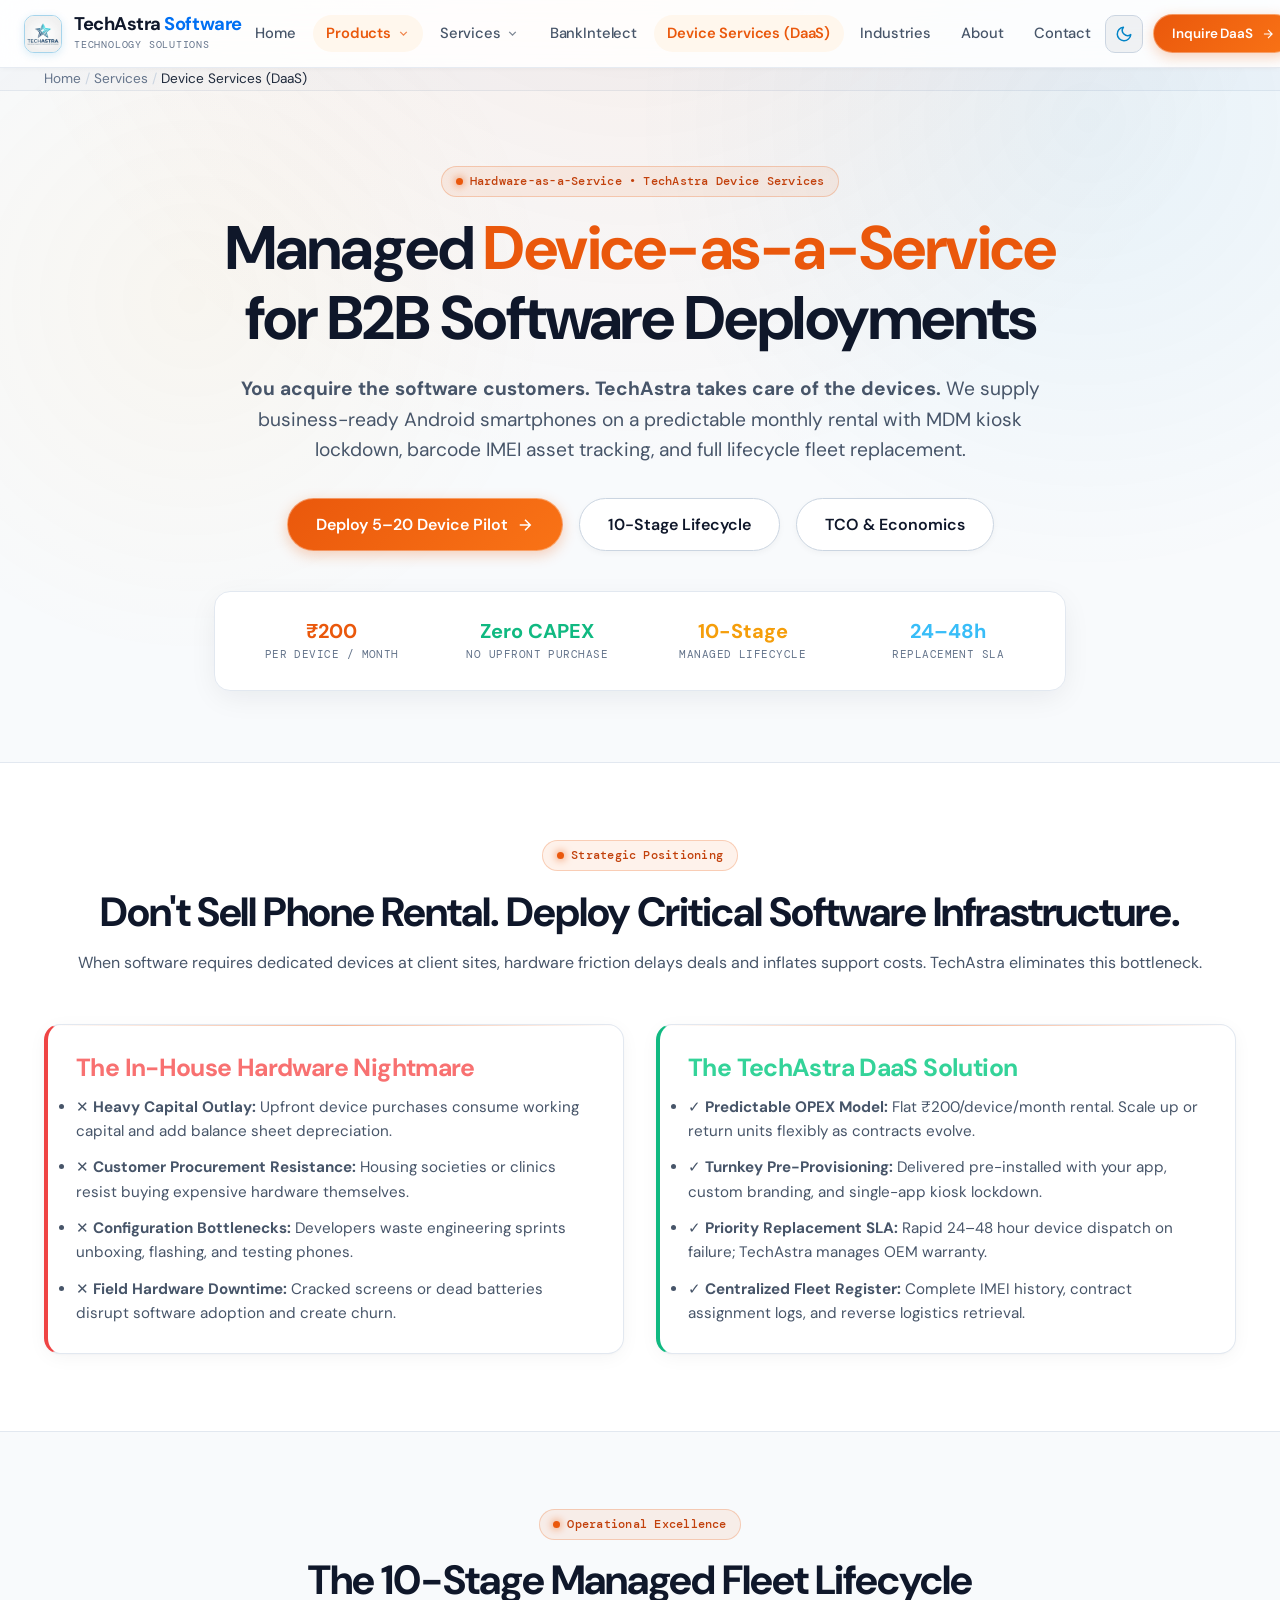
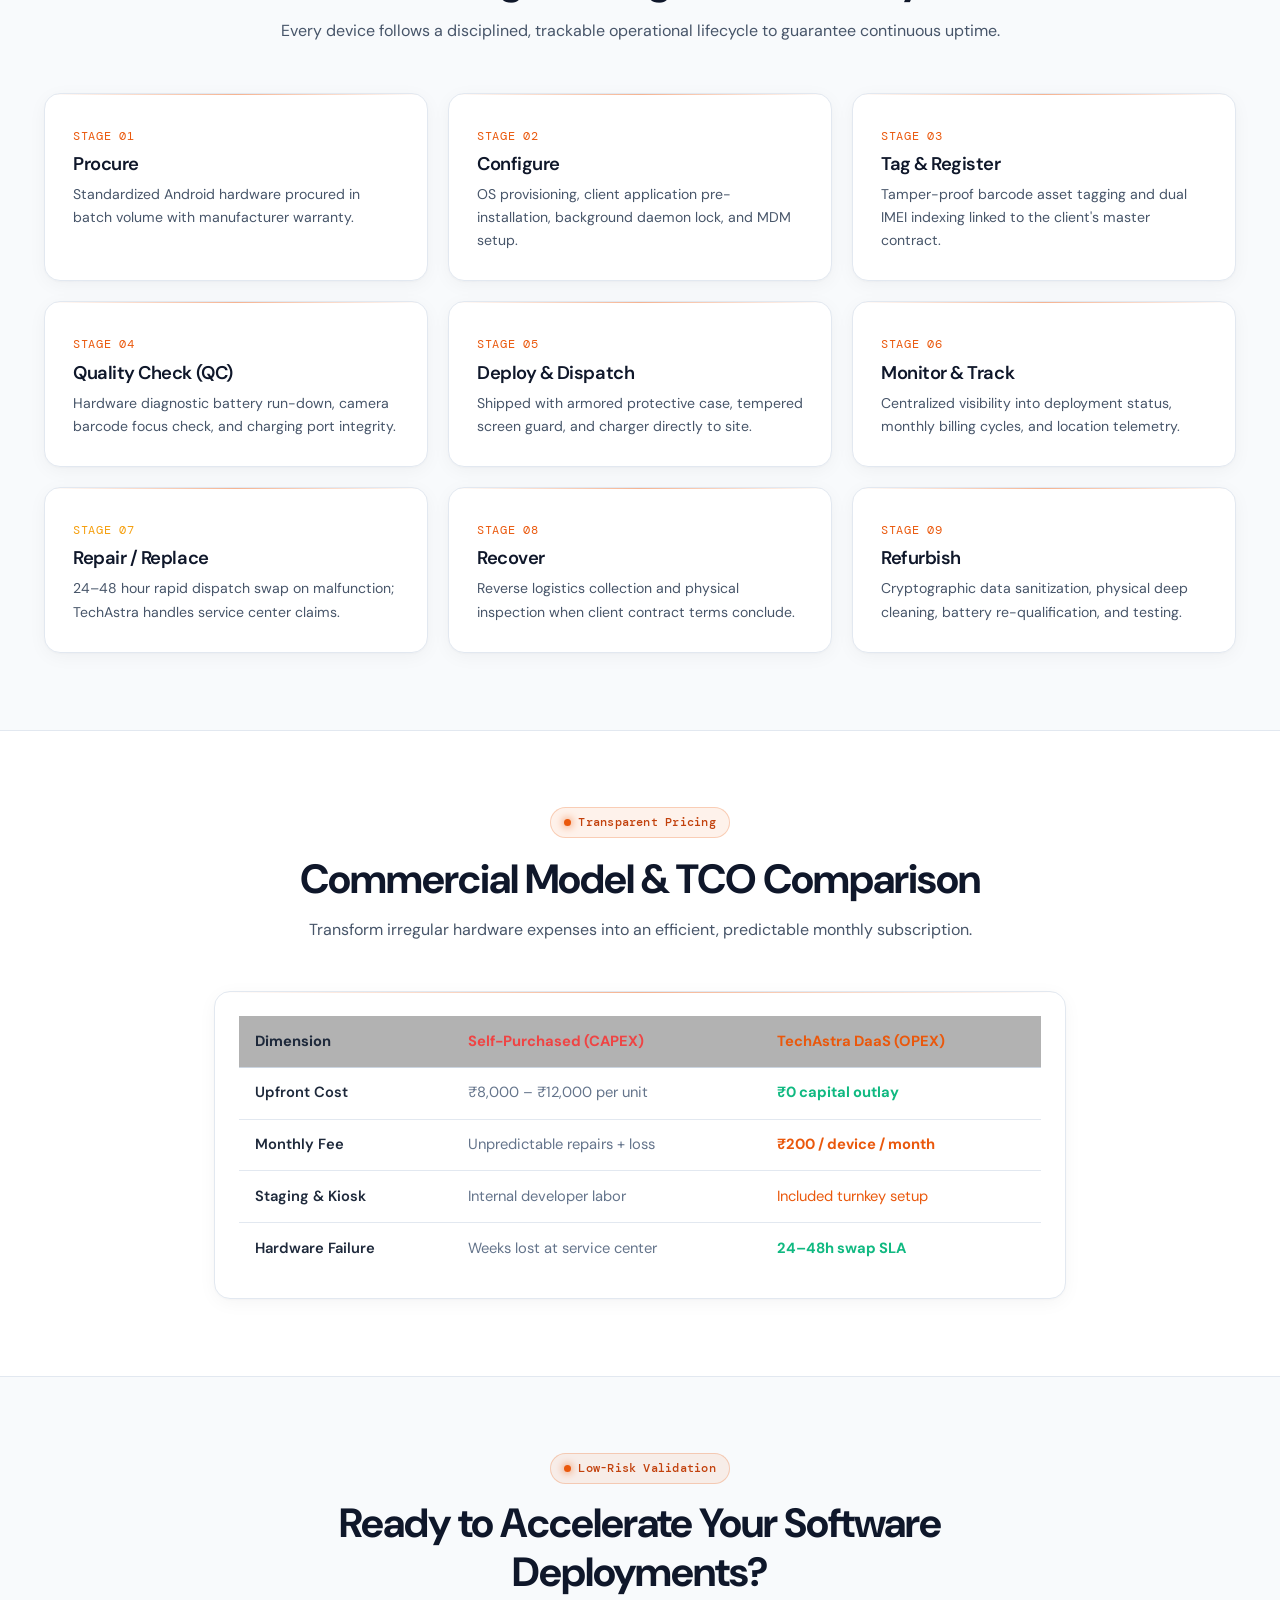
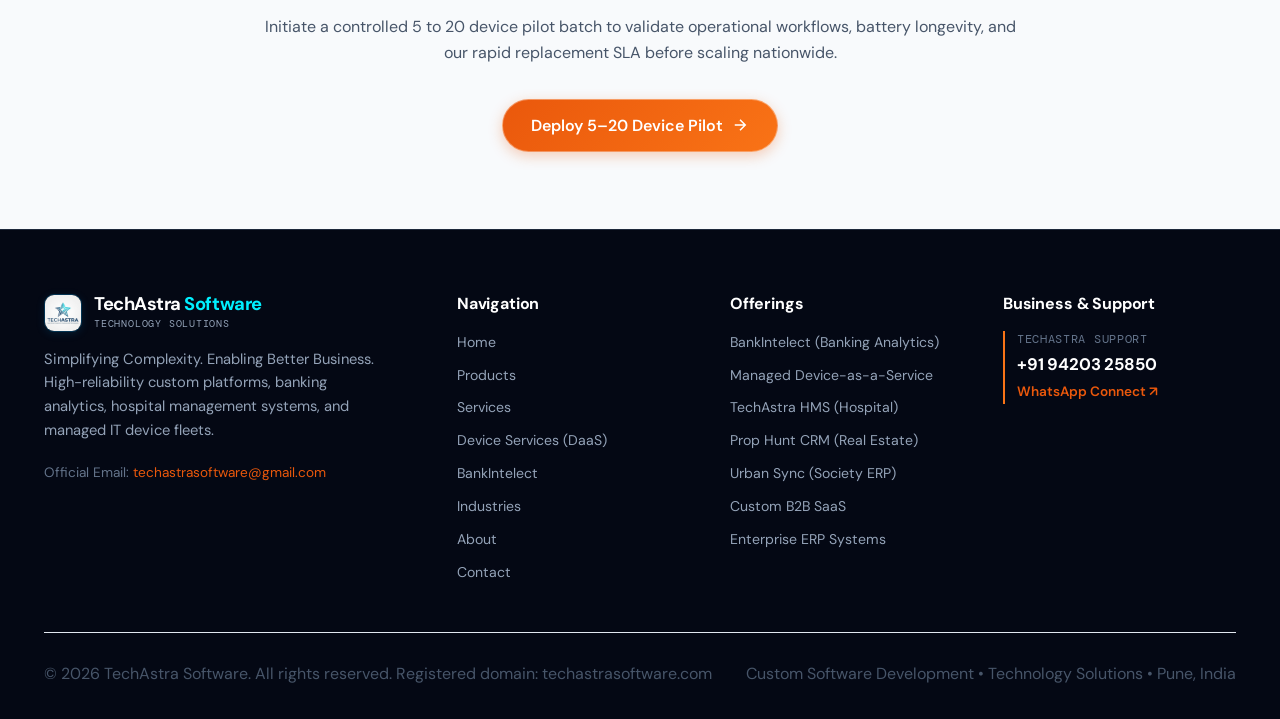
<file: device-as-a-service.html>
<!DOCTYPE html>
<html lang="en" data-theme="light">
<head>
  <meta charset="UTF-8">
  <meta name="viewport" content="width=device-width, initial-scale=1.0">
  <title>Managed Device-as-a-Service (DaaS) for B2B Software & Field Ops | TechAstra Software</title>
  
  <!-- Primary Meta Tags -->
  <meta name="title" content="Managed Device-as-a-Service (DaaS) for B2B Software & Field Ops | TechAstra Software">
  <meta name="description" content="You acquire software customers; TechAstra manages the hardware. Deployment-ready Android smartphones on predictable monthly rental with MDM kiosk lockdown, asset tagging, and complete lifecycle fleet replacement.">
  <meta name="keywords" content="Device as a Service India, DaaS smartphones, managed Android devices, PropTech hardware rental, society security visitor phones, MDM kiosk lock smartphones, IT fleet rental Pune India, TechAstra Software">
  <meta name="robots" content="index, follow">
  <meta name="theme-color" content="#F8FAFC">
  <link rel="canonical" href="https://techastrasoftware.com/device-as-a-service.html">

  <!-- Open Graph / Facebook -->
  <meta property="og:type" content="website">
  <meta property="og:url" content="https://techastrasoftware.com/device-as-a-service.html">
  <meta property="og:title" content="Managed Device-as-a-Service (DaaS) | TechAstra Software">
  <meta property="og:description" content="Eliminate hardware procurement and maintenance headaches. Turn smartphone hardware into predictable OPEX for society security, field teams, and logistics.">
  <meta property="og:image" content="https://techastrasoftware.com/assets/images/techastra-logo.jpg">

  <!-- Twitter -->
  <meta name="twitter:card" content="summary_large_image">
  <meta name="twitter:url" content="https://techastrasoftware.com/device-as-a-service.html">
  <meta name="twitter:title" content="Managed Device-as-a-Service (DaaS) | TechAstra Software">
  <meta name="twitter:description" content="Business-grade Android smartphone rental, pre-configuration, MDM kiosk provisioning, and fleet lifecycle management for B2B software companies.">
  <meta name="twitter:image" content="https://techastrasoftware.com/assets/images/techastra-logo.jpg">

  <!-- Favicon -->
  <link rel="icon" type="image/png" href="favicon.png">
  <link rel="apple-touch-icon" href="favicon.png">

  <!-- Modern Typography: DM Sans, DM Mono, Inter (Cashfree Style) -->
  <link rel="preconnect" href="https://fonts.googleapis.com">
  <link rel="preconnect" href="https://fonts.gstatic.com" crossorigin>
  <link href="https://fonts.googleapis.com/css2?family=DM+Sans:ital,opsz,wght@0,9..40,100..1000;1,9..40,100..1000&family=DM+Mono:ital,wght@0,300;0,400;0,500;1,300;1,400;1,500&family=Inter:wght@400;500;600;700&display=swap" rel="stylesheet">

  <!-- Master Stylesheet (Cache-Busted v2.0) -->
  <link rel="stylesheet" href="css/styles.css?v=2.0">

  <!-- Theme Initialization (Zero Flash: Light Theme Default) -->
  <script>
    (function() {
      try {
        var t = localStorage.getItem('techastra-theme');
        if (t === 'dark') {
          document.documentElement.setAttribute('data-theme', 'dark');
        } else {
          document.documentElement.setAttribute('data-theme', 'light');
        }
      } catch (e) {}
    })();
  </script>

  <!-- Structured Data (JSON-LD) -->
  <script type="application/ld+json">
  {
    "@context": "https://schema.org",
    "@graph": [
      {
        "@type": "BreadcrumbList",
        "itemListElement": [
          { "@type": "ListItem", "position": 1, "name": "Home", "item": "https://techastrasoftware.com/index.html" },
          { "@type": "ListItem", "position": 2, "name": "Services", "item": "https://techastrasoftware.com/services.html" },
          { "@type": "ListItem", "position": 3, "name": "Managed Device-as-a-Service (DaaS)", "item": "https://techastrasoftware.com/device-as-a-service.html" }
        ]
      },
      {
        "@type": "Service",
        "name": "Managed Device-as-a-Service (DaaS)",
        "provider": { "@type": "Organization", "name": "TechAstra Software" },
        "serviceType": "Hardware-as-a-Service & Mobile Fleet Management",
        "description": "TechAstra supplies pre-configured Android smartphones on recurring rental to B2B software companies for gated-community security, visitor kiosks, field sales, and logistics."
      }
    ]
  }
  </script>
</head>
<body>

  <!-- Global Header -->
  <header class="site-header" role="banner">
    <div class="container-wide">
      <a href="index.html" class="brand-link" aria-label="TechAstra Software Home">
        <img src="assets/images/techastra-logo.jpg" alt="TechAstra Software Logo" class="brand-logo-img">
        <div class="brand-text-wrap">
          <span class="brand-name">TechAstra <span>Software</span></span>
          <span class="brand-subtext">Technology Solutions</span>
        </div>
      </a>

      <!-- Desktop Navigation -->
      <nav class="main-nav" aria-label="Primary Navigation">
        <a href="index.html" class="nav-link">Home</a>

        <!-- Products Dropdown -->
        <div class="nav-item">
          <a href="products.html" class="nav-link">
            <span>Products</span>
            <svg class="nav-arrow" viewBox="0 0 24 24" fill="none" stroke="currentColor" stroke-width="2.5"><polyline points="6 9 12 15 18 9"/></svg>
          </a>
          <div class="nav-dropdown">
            <a href="bankintelect.html" class="dropdown-item">
              <div class="dropdown-icon">
                <svg viewBox="0 0 24 24" width="16" height="16" fill="none" stroke="currentColor" stroke-width="2"><line x1="18" y1="20" x2="18" y2="10"></line><line x1="12" y1="20" x2="12" y2="4"></line><line x1="6" y1="20" x2="6" y2="14"></line></svg>
              </div>
              <div class="dropdown-text">
                <span class="dropdown-title">BankIntelect</span>
                <span class="dropdown-desc">Cooperative banking analytics, early slippage radar & MMIR</span>
              </div>
            </a>
            <a href="device-as-a-service.html" class="dropdown-item">
              <div class="dropdown-icon">
                <svg viewBox="0 0 24 24" width="16" height="16" fill="none" stroke="currentColor" stroke-width="2"><rect x="2" y="3" width="20" height="14" rx="2" ry="2"></rect><line x1="8" y1="21" x2="16" y2="21"></line><line x1="12" y1="17" x2="12" y2="21"></line></svg>
              </div>
              <div class="dropdown-text">
                <span class="dropdown-title">Device as a Service (DaaS)</span>
                <span class="dropdown-desc">Zero-CapEx hardware leasing, MDM & lifecycle management</span>
              </div>
            </a>
            <a href="products.html" class="dropdown-item">
              <div class="dropdown-icon">
                <svg viewBox="0 0 24 24" width="16" height="16" fill="none" stroke="currentColor" stroke-width="2"><rect x="3" y="3" width="7" height="7"></rect><rect x="14" y="3" width="7" height="7"></rect><rect x="14" y="14" width="7" height="7"></rect><rect x="3" y="14" width="7" height="7"></rect></svg>
              </div>
              <div class="dropdown-text">
                <span class="dropdown-title">Enterprise Systems & ERP</span>
                <span class="dropdown-desc">Hospital HMS, PropHunt society ERP & custom business suites</span>
              </div>
            </a>
            <div class="dropdown-footer">
              <a href="products.html">
                <span>Explore All Products</span>
                <svg viewBox="0 0 24 24" width="12" height="12" fill="none" stroke="currentColor" stroke-width="2.5"><path d="M5 12h14M12 5l7 7-7 7"/></svg>
              </a>
            </div>
          </div>
        </div>

        <!-- Services Dropdown -->
        <div class="nav-item">
          <a href="services.html" class="nav-link">
            <span>Services</span>
            <svg class="nav-arrow" viewBox="0 0 24 24" fill="none" stroke="currentColor" stroke-width="2.5"><polyline points="6 9 12 15 18 9"/></svg>
          </a>
          <div class="nav-dropdown">
            <a href="cooperative-banking-analytics.html" class="dropdown-item">
              <div class="dropdown-icon">
                <svg viewBox="0 0 24 24" width="16" height="16" fill="none" stroke="currentColor" stroke-width="2"><path d="M3 21h18M3 10h18M5 6l7-3 7 3M4 10v11M20 10v11M8 14v4M12 14v4M16 14v4"/></svg>
              </div>
              <div class="dropdown-text">
                <span class="dropdown-title">Banking Intelligence</span>
                <span class="dropdown-desc">Early warning radar, NPA diagnosis & Board-Ready reporting</span>
              </div>
            </a>
            <a href="services.html" class="dropdown-item">
              <div class="dropdown-icon">
                <svg viewBox="0 0 24 24" width="16" height="16" fill="none" stroke="currentColor" stroke-width="2"><polyline points="16 18 22 12 16 6"></polyline><polyline points="8 6 2 12 8 18"></polyline></svg>
              </div>
              <div class="dropdown-text">
                <span class="dropdown-title">Custom Software Engineering</span>
                <span class="dropdown-desc">High-reliability cloud web applications & scalable APIs</span>
              </div>
            </a>
            <a href="services.html" class="dropdown-item">
              <div class="dropdown-icon">
                <svg viewBox="0 0 24 24" width="16" height="16" fill="none" stroke="currentColor" stroke-width="2"><path d="M12 2a10 10 0 1 0 10 10H12V2z"></path><path d="M12 2a10 10 0 0 1 10 10h-10V2z"></path><path d="M12 12L2.1 12a10 10 0 0 0 9.9 9.9V12z"></path></svg>
              </div>
              <div class="dropdown-text">
                <span class="dropdown-title">AI & Workflow Automation</span>
                <span class="dropdown-desc">Operational efficiency systems & intelligent workflows</span>
              </div>
            </a>
            <div class="dropdown-footer">
              <a href="services.html">
                <span>View All Services</span>
                <svg viewBox="0 0 24 24" width="12" height="12" fill="none" stroke="currentColor" stroke-width="2.5"><path d="M5 12h14M12 5l7 7-7 7"/></svg>
              </a>
            </div>
          </div>
        </div>

        <a href="bankintelect.html" class="nav-link">BankIntelect</a>
        <a href="device-as-a-service.html" class="nav-link active" aria-current="page">Device Services (DaaS)</a>
        <a href="industries.html" class="nav-link">Industries</a>
        <a href="about.html" class="nav-link">About</a>
        <a href="contact.html" class="nav-link">Contact</a>
      </nav>

      <div class="header-actions">
        <button type="button" class="theme-toggle-btn" aria-label="Toggle light or dark theme" title="Switch Theme">
          <svg class="theme-icon-sun" viewBox="0 0 24 24" width="18" height="18" fill="none" stroke="currentColor" stroke-width="2" stroke-linecap="round" stroke-linejoin="round"><circle cx="12" cy="12" r="5"></circle><line x1="12" y1="1" x2="12" y2="3"></line><line x1="12" y1="21" x2="12" y2="23"></line><line x1="4.22" y1="4.22" x2="5.64" y2="5.64"></line><line x1="18.36" y1="18.36" x2="19.78" y2="19.78"></line><line x1="1" y1="12" x2="3" y2="12"></line><line x1="21" y1="12" x2="23" y2="12"></line><line x1="4.22" y1="19.78" x2="5.64" y2="18.36"></line><line x1="18.36" y1="5.64" x2="19.78" y2="4.22"></line></svg>
          <svg class="theme-icon-moon" viewBox="0 0 24 24" width="18" height="18" fill="none" stroke="currentColor" stroke-width="2" stroke-linecap="round" stroke-linejoin="round"><path d="M21 12.79A9 9 0 1 1 11.21 3 7 7 0 0 0 21 12.79z"></path></svg>
        </button>
        <a href="contact.html?service=daas" class="header-cta-btn">
          <span>Inquire DaaS</span>
          <svg viewBox="0 0 24 24" fill="none" stroke="currentColor" stroke-width="2"><path d="M5 12h14M12 5l7 7-7 7"/></svg>
        </a>
        <button type="button" class="mobile-menu-btn" aria-label="Open mobile navigation menu" aria-expanded="false">
          <span></span>
          <span></span>
          <span></span>
        </button>
      </div>
    </div>
  </header>

  <!-- Mobile Drawer Menu -->
  <div class="mobile-drawer" aria-hidden="true">
    <div class="mobile-drawer-header">
      <div class="brand-text-wrap">
        <span class="brand-name">TechAstra <span>Software</span></span>
        <span class="brand-subtext">Technology Solutions</span>
      </div>
      <div style="display: flex; align-items: center; gap: 0.5rem;">
        <button type="button" class="theme-toggle-btn" aria-label="Toggle light or dark theme" title="Switch Theme">
          <svg class="theme-icon-sun" viewBox="0 0 24 24" width="18" height="18" fill="none" stroke="currentColor" stroke-width="2" stroke-linecap="round" stroke-linejoin="round"><circle cx="12" cy="12" r="5"></circle><line x1="12" y1="1" x2="12" y2="3"></line><line x1="12" y1="21" x2="12" y2="23"></line><line x1="4.22" y1="4.22" x2="5.64" y2="5.64"></line><line x1="18.36" y1="18.36" x2="19.78" y2="19.78"></line><line x1="1" y1="12" x2="3" y2="12"></line><line x1="21" y1="12" x2="23" y2="12"></line><line x1="4.22" y1="19.78" x2="5.64" y2="18.36"></line><line x1="18.36" y1="5.64" x2="19.78" y2="4.22"></line></svg>
          <svg class="theme-icon-moon" viewBox="0 0 24 24" width="18" height="18" fill="none" stroke="currentColor" stroke-width="2" stroke-linecap="round" stroke-linejoin="round"><path d="M21 12.79A9 9 0 1 1 11.21 3 7 7 0 0 0 21 12.79z"></path></svg>
        </button>
        <button type="button" class="mobile-menu-btn mobile-drawer-close" aria-label="Close navigation menu">
          <svg viewBox="0 0 24 24" width="18" height="18" fill="none" stroke="currentColor" stroke-width="2"><line x1="18" y1="6" x2="6" y2="18"></line><line x1="6" y1="6" x2="18" y2="18"></line></svg>
        </button>
      </div>
    </div>
    <nav class="mobile-drawer-nav">
      <a href="index.html">Home</a>
      <a href="bankintelect.html">BankIntelect (Banking Intelligence)</a>
      <a href="device-as-a-service.html" class="active">Device Services (DaaS)</a>
      <a href="products.html">All Products</a>
      <a href="services.html">All Services</a>
      <a href="industries.html">Industries</a>
      <a href="about.html">About</a>
      <a href="contact.html">Contact</a>
    </nav>
    <div class="mobile-drawer-footer">
      <a href="contact.html?service=daas" class="btn btn-primary" style="width: 100%; justify-content: center;">Deploy DaaS Pilot</a>
      <a href="https://wa.me/919420325850" target="_blank" rel="noopener" class="btn btn-secondary" style="width: 100%; justify-content: center; margin-top: 0.5rem;">WhatsApp: 9420325850</a>
      <p style="font-size: 0.78rem; color: var(--text-muted); text-align: center; margin-top: 0.75rem;">techastrasoftware@gmail.com</p>
    </div>
  </div>

  <main id="main-content">

    <!-- Breadcrumb -->
    <nav class="breadcrumb-trail" aria-label="Breadcrumb">
      <div class="container">
        <a href="index.html">Home</a>
        <span class="breadcrumb-separator">/</span>
        <a href="services.html">Services</a>
        <span class="breadcrumb-separator">/</span>
        <span style="color: var(--text-primary);" aria-current="page">Device Services (DaaS)</span>
      </div>
    </nav>

    <!-- Hero Section -->
    <section class="section-padding" style="padding-top: clamp(2rem, 4vw, 3.5rem); padding-bottom: clamp(2.5rem, 4vw, 4rem);">
      <div class="container text-center" style="max-width: 900px; margin: 0 auto;">
        <span class="badge" style="margin-bottom: 1rem;"><span class="dot"></span> Hardware-as-a-Service &bull; TechAstra Device Services</span>
        <h1 style="margin-bottom: 1.25rem;">
          Managed <span style="color: var(--brand-cyan);">Device-as-a-Service</span> for B2B Software Deployments
        </h1>
        <p class="lead" style="max-width: 800px; margin: 0 auto 2rem; color: var(--text-secondary);">
          <strong>You acquire the software customers. TechAstra takes care of the devices.</strong> We supply business-ready Android smartphones on a predictable monthly rental with MDM kiosk lockdown, barcode IMEI asset tracking, and full lifecycle fleet replacement.
        </p>

        <div class="hero-cta-group" style="display: flex; gap: 1rem; justify-content: center; flex-wrap: wrap; margin-bottom: 2.5rem;">
          <a href="contact.html?service=daas" class="btn btn-primary btn-lg">
            <span>Deploy 5–20 Device Pilot</span>
            <svg width="18" height="18" viewBox="0 0 24 24" fill="none" stroke="currentColor" stroke-width="2"><path d="M5 12h14M12 5l7 7-7 7"/></svg>
          </a>
          <a href="#lifecycle" class="btn btn-secondary btn-lg">10-Stage Lifecycle</a>
          <a href="#commercials" class="btn btn-secondary btn-lg">TCO &amp; Economics</a>
        </div>

        <div class="metrics-strip hero-metrics-strip">
          <div class="metric-item">
            <div class="metric-val" style="color: var(--brand-cyan);">₹200</div>
            <div class="metric-lbl">Per Device / Month</div>
          </div>
          <div class="metric-item">
            <div class="metric-val" style="color: #10B981;">Zero CAPEX</div>
            <div class="metric-lbl">No Upfront Purchase</div>
          </div>
          <div class="metric-item">
            <div class="metric-val" style="color: #F59E0B;">10-Stage</div>
            <div class="metric-lbl">Managed Lifecycle</div>
          </div>
          <div class="metric-item">
            <div class="metric-val" style="color: #38BDF8;">24–48h</div>
            <div class="metric-lbl">Replacement SLA</div>
          </div>
        </div>
      </div>
    </section>

    <!-- Problem & Solution -->
    <section class="section-padding bg-surface" id="problem-solution">
      <div class="container">
        <div class="section-header text-center">
          <span class="badge"><span class="dot"></span> Strategic Positioning</span>
          <h2>Don't Sell Phone Rental. Deploy Critical Software Infrastructure.</h2>
          <p class="section-lead">
            When software requires dedicated devices at client sites, hardware friction delays deals and inflates support costs. TechAstra eliminates this bottleneck.
          </p>
        </div>

        <div class="grid grid-2" style="gap: 2rem;">
          <div class="card" style="border-left: 4px solid #EF4444;">
            <h3 style="color: #F87171; margin-bottom: 0.75rem;">The In-House Hardware Nightmare</h3>
            <ul style="display: flex; flex-direction: column; gap: 0.75rem; color: var(--text-secondary); font-size: 0.95rem;">
              <li>✕ <strong>Heavy Capital Outlay:</strong> Upfront device purchases consume working capital and add balance sheet depreciation.</li>
              <li>✕ <strong>Customer Procurement Resistance:</strong> Housing societies or clinics resist buying expensive hardware themselves.</li>
              <li>✕ <strong>Configuration Bottlenecks:</strong> Developers waste engineering sprints unboxing, flashing, and testing phones.</li>
              <li>✕ <strong>Field Hardware Downtime:</strong> Cracked screens or dead batteries disrupt software adoption and create churn.</li>
            </ul>
          </div>

          <div class="card" style="border-left: 4px solid var(--color-success);">
            <h3 style="color: #34D399; margin-bottom: 0.75rem;">The TechAstra DaaS Solution</h3>
            <ul style="display: flex; flex-direction: column; gap: 0.75rem; color: var(--text-secondary); font-size: 0.95rem;">
              <li>✓ <strong>Predictable OPEX Model:</strong> Flat ₹200/device/month rental. Scale up or return units flexibly as contracts evolve.</li>
              <li>✓ <strong>Turnkey Pre-Provisioning:</strong> Delivered pre-installed with your app, custom branding, and single-app kiosk lockdown.</li>
              <li>✓ <strong>Priority Replacement SLA:</strong> Rapid 24–48 hour device dispatch on failure; TechAstra manages OEM warranty.</li>
              <li>✓ <strong>Centralized Fleet Register:</strong> Complete IMEI history, contract assignment logs, and reverse logistics retrieval.</li>
            </ul>
          </div>
        </div>
      </div>
    </section>

    <!-- 10-Stage Lifecycle -->
    <section class="section-padding" id="lifecycle">
      <div class="container">
        <div class="section-header text-center">
          <span class="badge"><span class="dot"></span> Operational Excellence</span>
          <h2>The 10-Stage Managed Fleet Lifecycle</h2>
          <p class="section-lead">Every device follows a disciplined, trackable operational lifecycle to guarantee continuous uptime.</p>
        </div>

        <div class="grid grid-3" style="gap: 1.25rem;">
          <div class="card">
            <span class="mono-tag" style="color: var(--brand-cyan);">STAGE 01</span>
            <h4 style="margin: 0.35rem 0 0.5rem;">Procure</h4>
            <p style="font-size: 0.88rem; margin: 0;">Standardized Android hardware procured in batch volume with manufacturer warranty.</p>
          </div>
          <div class="card">
            <span class="mono-tag" style="color: var(--brand-cyan);">STAGE 02</span>
            <h4 style="margin: 0.35rem 0 0.5rem;">Configure</h4>
            <p style="font-size: 0.88rem; margin: 0;">OS provisioning, client application pre-installation, background daemon lock, and MDM setup.</p>
          </div>
          <div class="card">
            <span class="mono-tag" style="color: var(--brand-cyan);">STAGE 03</span>
            <h4 style="margin: 0.35rem 0 0.5rem;">Tag &amp; Register</h4>
            <p style="font-size: 0.88rem; margin: 0;">Tamper-proof barcode asset tagging and dual IMEI indexing linked to the client's master contract.</p>
          </div>
          <div class="card">
            <span class="mono-tag" style="color: var(--brand-cyan);">STAGE 04</span>
            <h4 style="margin: 0.35rem 0 0.5rem;">Quality Check (QC)</h4>
            <p style="font-size: 0.88rem; margin: 0;">Hardware diagnostic battery run-down, camera barcode focus check, and charging port integrity.</p>
          </div>
          <div class="card">
            <span class="mono-tag" style="color: var(--brand-cyan);">STAGE 05</span>
            <h4 style="margin: 0.35rem 0 0.5rem;">Deploy &amp; Dispatch</h4>
            <p style="font-size: 0.88rem; margin: 0;">Shipped with armored protective case, tempered screen guard, and charger directly to site.</p>
          </div>
          <div class="card">
            <span class="mono-tag" style="color: var(--brand-cyan);">STAGE 06</span>
            <h4 style="margin: 0.35rem 0 0.5rem;">Monitor &amp; Track</h4>
            <p style="font-size: 0.88rem; margin: 0;">Centralized visibility into deployment status, monthly billing cycles, and location telemetry.</p>
          </div>
          <div class="card">
            <span class="mono-tag" style="color: #F59E0B;">STAGE 07</span>
            <h4 style="margin: 0.35rem 0 0.5rem;">Repair / Replace</h4>
            <p style="font-size: 0.88rem; margin: 0;">24–48 hour rapid dispatch swap on malfunction; TechAstra handles service center claims.</p>
          </div>
          <div class="card">
            <span class="mono-tag" style="color: var(--brand-cyan);">STAGE 08</span>
            <h4 style="margin: 0.35rem 0 0.5rem;">Recover</h4>
            <p style="font-size: 0.88rem; margin: 0;">Reverse logistics collection and physical inspection when client contract terms conclude.</p>
          </div>
          <div class="card">
            <span class="mono-tag" style="color: var(--brand-cyan);">STAGE 09</span>
            <h4 style="margin: 0.35rem 0 0.5rem;">Refurbish</h4>
            <p style="font-size: 0.88rem; margin: 0;">Cryptographic data sanitization, physical deep cleaning, battery re-qualification, and testing.</p>
          </div>
        </div>
      </div>
    </section>

    <!-- Commercials -->
    <section class="section-padding bg-surface" id="commercials">
      <div class="container" style="max-width: 900px; margin: 0 auto;">
        <div class="section-header text-center">
          <span class="badge"><span class="dot"></span> Transparent Pricing</span>
          <h2>Commercial Model &amp; TCO Comparison</h2>
          <p class="section-lead">Transform irregular hardware expenses into an efficient, predictable monthly subscription.</p>
        </div>

        <div class="card" style="padding: 1.5rem; overflow-x: auto;">
          <table style="width: 100%; border-collapse: collapse; text-align: left; font-size: 0.92rem;">
            <thead>
              <tr style="border-bottom: 1px solid var(--border-medium); background: rgba(0, 0, 0, 0.3);">
                <th style="padding: 0.85rem 1rem;">Dimension</th>
                <th style="padding: 0.85rem 1rem; color: #EF4444;">Self-Purchased (CAPEX)</th>
                <th style="padding: 0.85rem 1rem; color: var(--brand-cyan);">TechAstra DaaS (OPEX)</th>
              </tr>
            </thead>
            <tbody>
              <tr style="border-bottom: 1px solid var(--border-subtle);">
                <td style="padding: 0.85rem 1rem; font-weight: 600;">Upfront Cost</td>
                <td style="padding: 0.85rem 1rem; color: var(--text-muted);">₹8,000 – ₹12,000 per unit</td>
                <td style="padding: 0.85rem 1rem; color: #10B981; font-weight: 700;">₹0 capital outlay</td>
              </tr>
              <tr style="border-bottom: 1px solid var(--border-subtle);">
                <td style="padding: 0.85rem 1rem; font-weight: 600;">Monthly Fee</td>
                <td style="padding: 0.85rem 1rem; color: var(--text-muted);">Unpredictable repairs + loss</td>
                <td style="padding: 0.85rem 1rem; color: var(--brand-cyan); font-weight: 700;">₹200 / device / month</td>
              </tr>
              <tr style="border-bottom: 1px solid var(--border-subtle);">
                <td style="padding: 0.85rem 1rem; font-weight: 600;">Staging &amp; Kiosk</td>
                <td style="padding: 0.85rem 1rem; color: var(--text-muted);">Internal developer labor</td>
                <td style="padding: 0.85rem 1rem; color: var(--brand-cyan);">Included turnkey setup</td>
              </tr>
              <tr>
                <td style="padding: 0.85rem 1rem; font-weight: 600;">Hardware Failure</td>
                <td style="padding: 0.85rem 1rem; color: var(--text-muted);">Weeks lost at service center</td>
                <td style="padding: 0.85rem 1rem; color: #10B981; font-weight: 700;">24–48h swap SLA</td>
              </tr>
            </tbody>
          </table>
        </div>
      </div>
    </section>

    <!-- Pilot Action -->
    <section class="section-padding">
      <div class="container text-center" style="max-width: 800px; margin: 0 auto;">
        <span class="badge" style="margin-bottom: 1rem;"><span class="dot"></span> Low-Risk Validation</span>
        <h2 style="margin-bottom: 1rem;">Ready to Accelerate Your Software Deployments?</h2>
        <p style="margin-bottom: 2rem; color: var(--text-secondary);">
          Initiate a controlled 5 to 20 device pilot batch to validate operational workflows, battery longevity, and our rapid replacement SLA before scaling nationwide.
        </p>
        <a href="contact.html?service=daas" class="btn btn-primary btn-lg">
          <span>Deploy 5–20 Device Pilot</span>
          <svg width="18" height="18" viewBox="0 0 24 24" fill="none" stroke="currentColor" stroke-width="2"><path d="M5 12h14M12 5l7 7-7 7"/></svg>
        </a>
      </div>
    </section>

  </main>

  <!-- Global Footer -->
  <footer class="site-footer" role="contentinfo">
    <div class="container">
      <div class="footer-grid">
        
        <div class="footer-brand">
          <a href="index.html" class="brand-link" style="margin-bottom: 0.5rem;">
            <img src="assets/images/techastra-logo.jpg" alt="TechAstra Software Logo" class="brand-logo-img">
            <div class="brand-text-wrap">
              <span class="brand-name">TechAstra <span>Software</span></span>
              <span class="brand-subtext">Technology Solutions</span>
            </div>
          </a>
          <p>
            Simplifying Complexity. Enabling Better Business. High-reliability custom platforms, banking analytics, hospital management systems, and managed IT device fleets.
          </p>
          <div style="font-size: 0.85rem; color: var(--text-muted);">
            Official Email: <a href="mailto:techastrasoftware@gmail.com" style="color: var(--brand-cyan);">techastrasoftware@gmail.com</a>
          </div>
        </div>

        <div>
          <h4 class="footer-heading">Navigation</h4>
          <div class="footer-links">
            <a href="index.html">Home</a>
            <a href="products.html">Products</a>
            <a href="services.html">Services</a>
            <a href="device-as-a-service.html">Device Services (DaaS)</a>
            <a href="bankintelect.html">BankIntelect</a>
            <a href="industries.html">Industries</a>
            <a href="about.html">About</a>
            <a href="contact.html">Contact</a>
          </div>
        </div>

        <div>
          <h4 class="footer-heading">Offerings</h4>
          <div class="footer-links">
            <a href="bankintelect.html">BankIntelect (Banking Analytics)</a>
            <a href="device-as-a-service.html">Managed Device-as-a-Service</a>
            <a href="products.html#hms">TechAstra HMS (Hospital)</a>
            <a href="products.html#prop-hunt">Prop Hunt CRM (Real Estate)</a>
            <a href="products.html#urban-sync">Urban Sync (Society ERP)</a>
            <a href="services.html#saas">Custom B2B SaaS</a>
            <a href="services.html#erp">Enterprise ERP Systems</a>
          </div>
        </div>

        <div>
          <h4 class="footer-heading">Business &amp; Support</h4>
          <div class="footer-contact-block">
            <div class="footer-contact-person">
              <span class="mono-tag" style="display:block; margin-bottom: 0.15rem;">TechAstra Support</span>
              <a href="tel:+919420325850" class="contact-phone-link">+91 94203 25850</a><br>
              <a href="https://wa.me/919420325850" target="_blank" rel="noopener" class="contact-wa-link">WhatsApp Connect ↗</a>
            </div>
          </div>
        </div>

      </div>

      <div class="footer-bottom">
        <p>&copy; <span class="current-year">2026</span> TechAstra Software. All rights reserved. Registered domain: techastrasoftware.com</p>
        <p>Custom Software Development &bull; Technology Solutions &bull; Pune, India</p>
      </div>
    </div>
  </footer>

  <script src="js/main.js"></script>
</body>
</html>
</file>
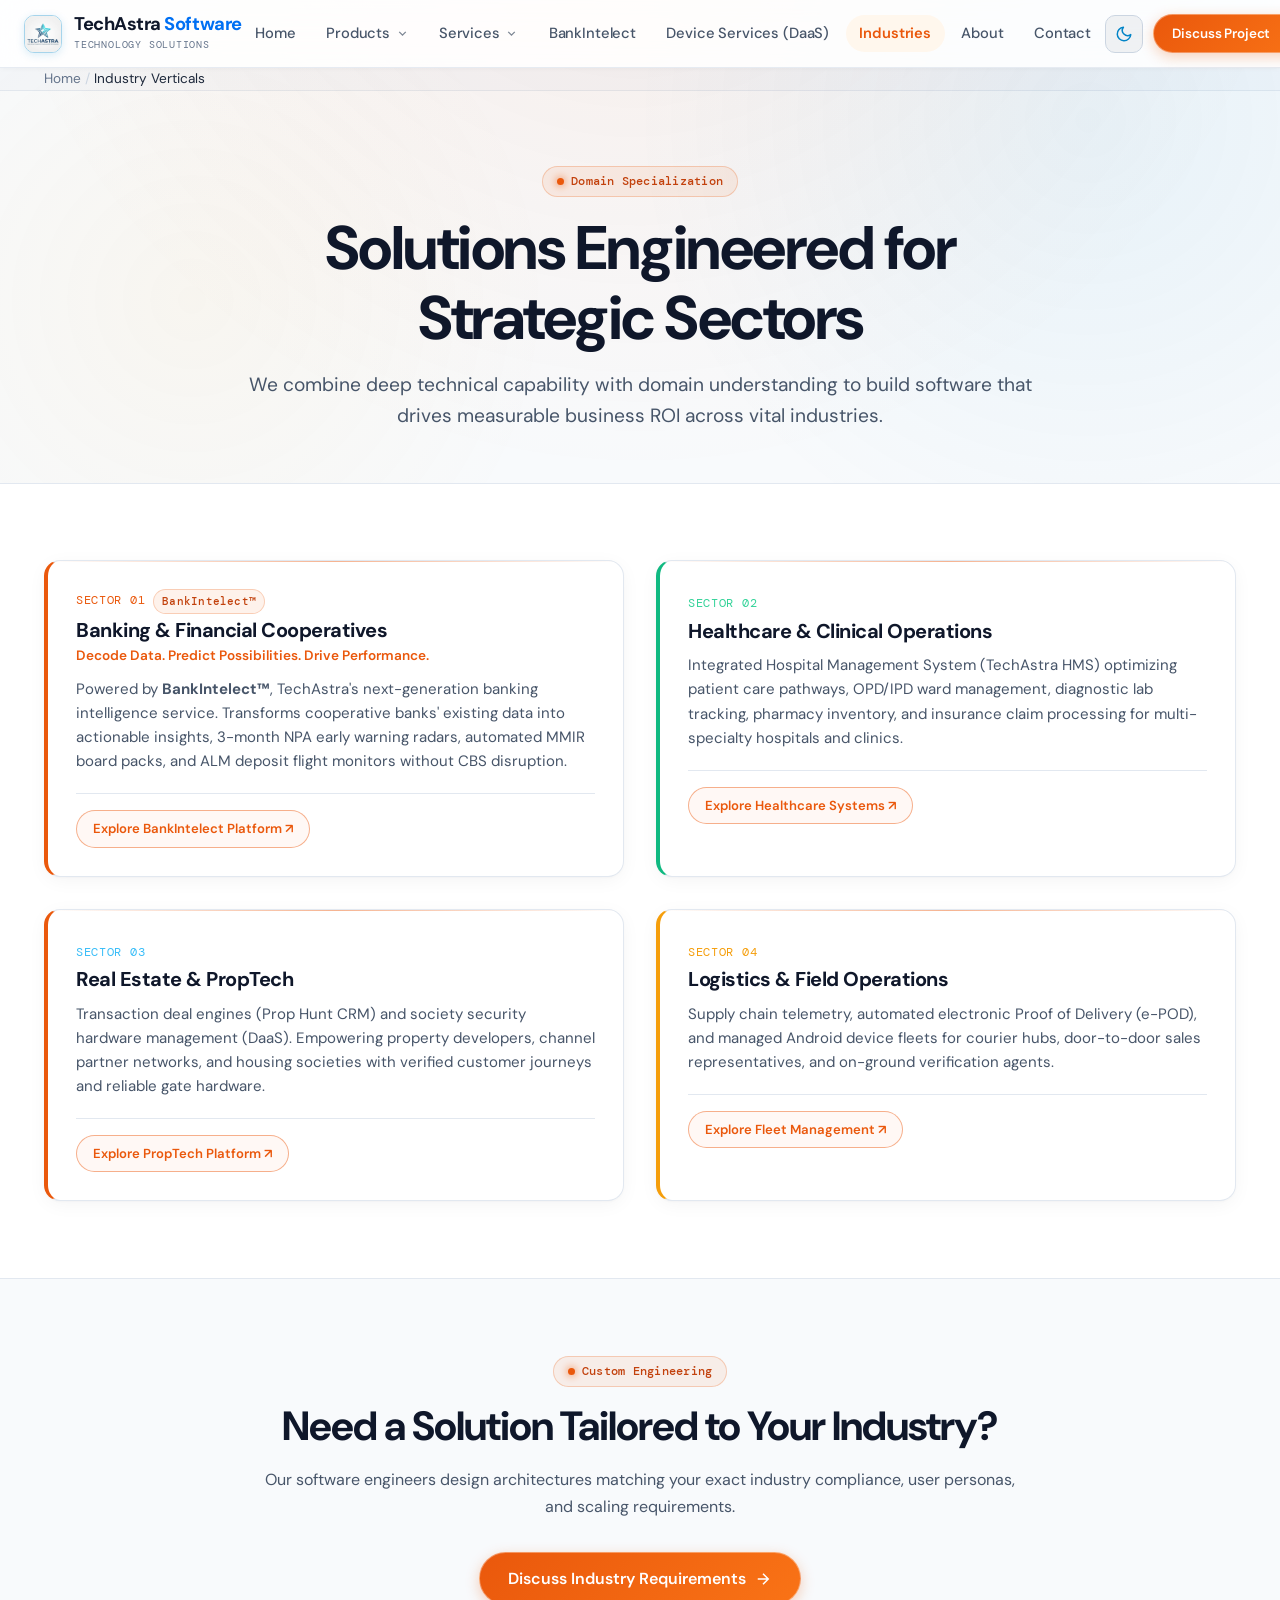
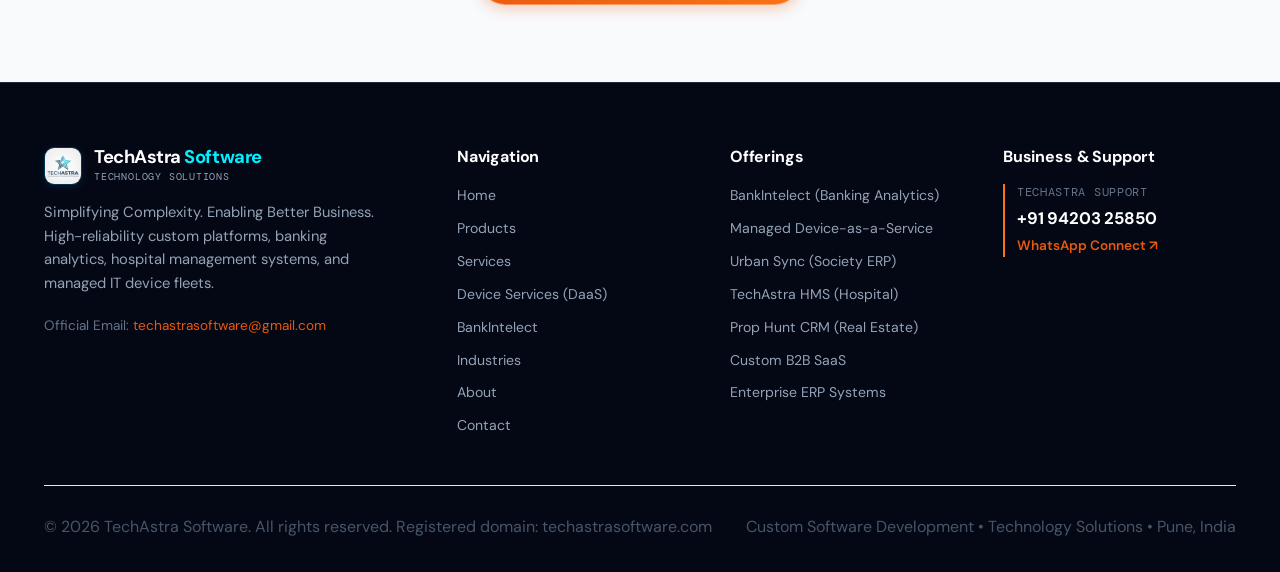
<file: industries.html>
<!DOCTYPE html>
<html lang="en" data-theme="light">
<head>
  <meta charset="UTF-8">
  <meta name="viewport" content="width=device-width, initial-scale=1.0">
  <title>Industry Verticals & Sector Solutions | TechAstra Software</title>
  
  <!-- Primary Meta Tags -->
  <meta name="title" content="Industry Verticals & Sector Solutions | TechAstra Software">
  <meta name="description" content="Discover how TechAstra Software builds tailored technology solutions for Banking, Healthcare, Real Estate, Logistics, and Enterprise SaaS.">
  <meta name="keywords" content="TechAstra industries, healthcare software, banking analytics, real estate tech, logistics technology, Pune software development">
  <meta name="robots" content="index, follow">
  <meta name="theme-color" content="#F8FAFC">
  <link rel="canonical" href="https://techastrasoftware.com/industries.html">

  <!-- Open Graph / Facebook -->
  <meta property="og:type" content="website">
  <meta property="og:url" content="https://techastrasoftware.com/industries.html">
  <meta property="og:title" content="Industry Verticals & Sector Solutions | TechAstra Software">
  <meta property="og:description" content="Tailored software platforms and managed technology solutions engineered for key industry sectors.">
  <meta property="og:image" content="https://techastrasoftware.com/assets/images/techastra-logo.jpg">

  <!-- Twitter -->
  <meta name="twitter:card" content="summary_large_image">
  <meta name="twitter:url" content="https://techastrasoftware.com/industries.html">
  <meta name="twitter:title" content="Industry Verticals & Sector Solutions | TechAstra Software">
  <meta name="twitter:description" content="Industry-tailored software and platform solutions from TechAstra Software.">
  <meta name="twitter:image" content="https://techastrasoftware.com/assets/images/techastra-logo.jpg">

  <!-- Favicon -->
  <link rel="icon" type="image/png" href="favicon.png">
  <link rel="apple-touch-icon" href="favicon.png">

  <!-- Modern Typography: DM Sans, DM Mono, Inter (Cashfree Style) -->
  <link rel="preconnect" href="https://fonts.googleapis.com">
  <link rel="preconnect" href="https://fonts.gstatic.com" crossorigin>
  <link href="https://fonts.googleapis.com/css2?family=DM+Sans:ital,opsz,wght@0,9..40,100..1000;1,9..40,100..1000&family=DM+Mono:ital,wght@0,300;0,400;0,500;1,300;1,400;1,500&family=Inter:wght@400;500;600;700&display=swap" rel="stylesheet">

  <!-- Master Stylesheet (Cache-Busted v2.0) -->
  <link rel="stylesheet" href="css/styles.css?v=2.0">

  <!-- Theme Initialization (Zero Flash: Light Theme Default) -->
  <script>
    (function() {
      try {
        var t = localStorage.getItem('techastra-theme');
        if (t === 'dark') {
          document.documentElement.setAttribute('data-theme', 'dark');
        } else {
          document.documentElement.setAttribute('data-theme', 'light');
        }
      } catch (e) {}
    })();
  </script>

  <!-- Structured Data (JSON-LD) -->
  <script type="application/ld+json">
  {
    "@context": "https://schema.org",
    "@graph": [
      {
        "@type": "BreadcrumbList",
        "itemListElement": [
          { "@type": "ListItem", "position": 1, "name": "Home", "item": "https://techastrasoftware.com/index.html" },
          { "@type": "ListItem", "position": 2, "name": "Industries", "item": "https://techastrasoftware.com/industries.html" }
        ]
      }
    ]
  }
  </script>
</head>
<body>

  <!-- Global Header -->
  <header class="site-header" role="banner">
    <div class="container-wide">
      <a href="index.html" class="brand-link" aria-label="TechAstra Software Home">
        <img src="assets/images/techastra-logo.jpg" alt="TechAstra Software Logo" class="brand-logo-img">
        <div class="brand-text-wrap">
          <span class="brand-name">TechAstra <span>Software</span></span>
          <span class="brand-subtext">Technology Solutions</span>
        </div>
      </a>

      <!-- Desktop Navigation -->
      <nav class="main-nav" aria-label="Primary Navigation">
        <a href="index.html" class="nav-link">Home</a>

        <!-- Products Dropdown -->
        <div class="nav-item">
          <a href="products.html" class="nav-link">
            <span>Products</span>
            <svg class="nav-arrow" viewBox="0 0 24 24" fill="none" stroke="currentColor" stroke-width="2.5"><polyline points="6 9 12 15 18 9"/></svg>
          </a>
          <div class="nav-dropdown">
            <a href="bankintelect.html" class="dropdown-item">
              <div class="dropdown-icon">
                <svg viewBox="0 0 24 24" width="16" height="16" fill="none" stroke="currentColor" stroke-width="2"><line x1="18" y1="20" x2="18" y2="10"></line><line x1="12" y1="20" x2="12" y2="4"></line><line x1="6" y1="20" x2="6" y2="14"></line></svg>
              </div>
              <div class="dropdown-text">
                <span class="dropdown-title">BankIntelect</span>
                <span class="dropdown-desc">Cooperative banking analytics, early slippage radar & MMIR</span>
              </div>
            </a>
            <a href="device-as-a-service.html" class="dropdown-item">
              <div class="dropdown-icon">
                <svg viewBox="0 0 24 24" width="16" height="16" fill="none" stroke="currentColor" stroke-width="2"><rect x="2" y="3" width="20" height="14" rx="2" ry="2"></rect><line x1="8" y1="21" x2="16" y2="21"></line><line x1="12" y1="17" x2="12" y2="21"></line></svg>
              </div>
              <div class="dropdown-text">
                <span class="dropdown-title">Device as a Service (DaaS)</span>
                <span class="dropdown-desc">Zero-CapEx hardware leasing, MDM & lifecycle management</span>
              </div>
            </a>
            <a href="products.html" class="dropdown-item">
              <div class="dropdown-icon">
                <svg viewBox="0 0 24 24" width="16" height="16" fill="none" stroke="currentColor" stroke-width="2"><rect x="3" y="3" width="7" height="7"></rect><rect x="14" y="3" width="7" height="7"></rect><rect x="14" y="14" width="7" height="7"></rect><rect x="3" y="14" width="7" height="7"></rect></svg>
              </div>
              <div class="dropdown-text">
                <span class="dropdown-title">Enterprise Systems & ERP</span>
                <span class="dropdown-desc">Hospital HMS, PropHunt society ERP & custom business suites</span>
              </div>
            </a>
            <div class="dropdown-footer">
              <a href="products.html">
                <span>Explore All Products</span>
                <svg viewBox="0 0 24 24" width="12" height="12" fill="none" stroke="currentColor" stroke-width="2.5"><path d="M5 12h14M12 5l7 7-7 7"/></svg>
              </a>
            </div>
          </div>
        </div>

        <!-- Services Dropdown -->
        <div class="nav-item">
          <a href="services.html" class="nav-link">
            <span>Services</span>
            <svg class="nav-arrow" viewBox="0 0 24 24" fill="none" stroke="currentColor" stroke-width="2.5"><polyline points="6 9 12 15 18 9"/></svg>
          </a>
          <div class="nav-dropdown">
            <a href="cooperative-banking-analytics.html" class="dropdown-item">
              <div class="dropdown-icon">
                <svg viewBox="0 0 24 24" width="16" height="16" fill="none" stroke="currentColor" stroke-width="2"><path d="M3 21h18M3 10h18M5 6l7-3 7 3M4 10v11M20 10v11M8 14v4M12 14v4M16 14v4"/></svg>
              </div>
              <div class="dropdown-text">
                <span class="dropdown-title">Banking Intelligence</span>
                <span class="dropdown-desc">Early warning radar, NPA diagnosis & Board-Ready reporting</span>
              </div>
            </a>
            <a href="services.html" class="dropdown-item">
              <div class="dropdown-icon">
                <svg viewBox="0 0 24 24" width="16" height="16" fill="none" stroke="currentColor" stroke-width="2"><polyline points="16 18 22 12 16 6"></polyline><polyline points="8 6 2 12 8 18"></polyline></svg>
              </div>
              <div class="dropdown-text">
                <span class="dropdown-title">Custom Software Engineering</span>
                <span class="dropdown-desc">High-reliability cloud web applications & scalable APIs</span>
              </div>
            </a>
            <a href="services.html" class="dropdown-item">
              <div class="dropdown-icon">
                <svg viewBox="0 0 24 24" width="16" height="16" fill="none" stroke="currentColor" stroke-width="2"><path d="M12 2a10 10 0 1 0 10 10H12V2z"></path><path d="M12 2a10 10 0 0 1 10 10h-10V2z"></path><path d="M12 12L2.1 12a10 10 0 0 0 9.9 9.9V12z"></path></svg>
              </div>
              <div class="dropdown-text">
                <span class="dropdown-title">AI & Workflow Automation</span>
                <span class="dropdown-desc">Operational efficiency systems & intelligent workflows</span>
              </div>
            </a>
            <div class="dropdown-footer">
              <a href="services.html">
                <span>View All Services</span>
                <svg viewBox="0 0 24 24" width="12" height="12" fill="none" stroke="currentColor" stroke-width="2.5"><path d="M5 12h14M12 5l7 7-7 7"/></svg>
              </a>
            </div>
          </div>
        </div>

        <a href="bankintelect.html" class="nav-link">BankIntelect</a>
        <a href="device-as-a-service.html" class="nav-link">Device Services (DaaS)</a>
        <a href="industries.html" class="nav-link active" aria-current="page">Industries</a>
        <a href="about.html" class="nav-link">About</a>
        <a href="contact.html" class="nav-link">Contact</a>
      </nav>

      <div class="header-actions">
        <button type="button" class="theme-toggle-btn" aria-label="Toggle light or dark theme" title="Switch Theme">
          <svg class="theme-icon-sun" viewBox="0 0 24 24" width="18" height="18" fill="none" stroke="currentColor" stroke-width="2" stroke-linecap="round" stroke-linejoin="round"><circle cx="12" cy="12" r="5"></circle><line x1="12" y1="1" x2="12" y2="3"></line><line x1="12" y1="21" x2="12" y2="23"></line><line x1="4.22" y1="4.22" x2="5.64" y2="5.64"></line><line x1="18.36" y1="18.36" x2="19.78" y2="19.78"></line><line x1="1" y1="12" x2="3" y2="12"></line><line x1="21" y1="12" x2="23" y2="12"></line><line x1="4.22" y1="19.78" x2="5.64" y2="18.36"></line><line x1="18.36" y1="5.64" x2="19.78" y2="4.22"></line></svg>
          <svg class="theme-icon-moon" viewBox="0 0 24 24" width="18" height="18" fill="none" stroke="currentColor" stroke-width="2" stroke-linecap="round" stroke-linejoin="round"><path d="M21 12.79A9 9 0 1 1 11.21 3 7 7 0 0 0 21 12.79z"></path></svg>
        </button>
        <a href="contact.html" class="header-cta-btn">
          <span>Discuss Project</span>
          <svg viewBox="0 0 24 24" fill="none" stroke="currentColor" stroke-width="2"><path d="M5 12h14M12 5l7 7-7 7"/></svg>
        </a>
        <button type="button" class="mobile-menu-btn" aria-label="Open mobile navigation menu" aria-expanded="false">
          <span></span>
          <span></span>
          <span></span>
        </button>
      </div>
    </div>
  </header>

  <!-- Mobile Drawer Menu -->
  <div class="mobile-drawer" aria-hidden="true">
    <div class="mobile-drawer-header">
      <div class="brand-text-wrap">
        <span class="brand-name">TechAstra <span>Software</span></span>
        <span class="brand-subtext">Technology Solutions</span>
      </div>
      <div style="display: flex; align-items: center; gap: 0.5rem;">
        <button type="button" class="theme-toggle-btn" aria-label="Toggle light or dark theme" title="Switch Theme">
          <svg class="theme-icon-sun" viewBox="0 0 24 24" width="18" height="18" fill="none" stroke="currentColor" stroke-width="2" stroke-linecap="round" stroke-linejoin="round"><circle cx="12" cy="12" r="5"></circle><line x1="12" y1="1" x2="12" y2="3"></line><line x1="12" y1="21" x2="12" y2="23"></line><line x1="4.22" y1="4.22" x2="5.64" y2="5.64"></line><line x1="18.36" y1="18.36" x2="19.78" y2="19.78"></line><line x1="1" y1="12" x2="3" y2="12"></line><line x1="21" y1="12" x2="23" y2="12"></line><line x1="4.22" y1="19.78" x2="5.64" y2="18.36"></line><line x1="18.36" y1="5.64" x2="19.78" y2="4.22"></line></svg>
          <svg class="theme-icon-moon" viewBox="0 0 24 24" width="18" height="18" fill="none" stroke="currentColor" stroke-width="2" stroke-linecap="round" stroke-linejoin="round"><path d="M21 12.79A9 9 0 1 1 11.21 3 7 7 0 0 0 21 12.79z"></path></svg>
        </button>
        <button type="button" class="mobile-menu-btn mobile-drawer-close" aria-label="Close navigation menu">
          <svg viewBox="0 0 24 24" width="18" height="18" fill="none" stroke="currentColor" stroke-width="2"><line x1="18" y1="6" x2="6" y2="18"></line><line x1="6" y1="6" x2="18" y2="18"></line></svg>
        </button>
      </div>
    </div>
    <nav class="mobile-drawer-nav">
      <a href="index.html">Home</a>
      <a href="bankintelect.html">BankIntelect (Banking Intelligence)</a>
      <a href="device-as-a-service.html">Device Services (DaaS)</a>
      <a href="products.html">All Products</a>
      <a href="services.html">All Services</a>
      <a href="industries.html" class="active">Industries</a>
      <a href="about.html">About</a>
      <a href="contact.html">Contact</a>
    </nav>
    <div class="mobile-drawer-footer">
      <a href="contact.html" class="btn btn-primary" style="width: 100%; justify-content: center;">Discuss Your Project</a>
      <a href="https://wa.me/919420325850" target="_blank" rel="noopener" class="btn btn-secondary" style="width: 100%; justify-content: center; margin-top: 0.5rem;">WhatsApp: 9420325850</a>
      <p style="font-size: 0.78rem; color: var(--text-muted); text-align: center; margin-top: 0.75rem;">techastrasoftware@gmail.com</p>
    </div>
  </div>

  <main id="main-content">

    <!-- Breadcrumb -->
    <nav class="breadcrumb-trail" aria-label="Breadcrumb">
      <div class="container">
        <a href="index.html">Home</a>
        <span class="breadcrumb-separator">/</span>
        <span style="color: var(--text-primary);" aria-current="page">Industry Verticals</span>
      </div>
    </nav>

    <!-- Industries Hero -->
    <section class="section-padding" style="padding-top: clamp(2rem, 4vw, 3.5rem); padding-bottom: clamp(2.5rem, 4vw, 4rem);">
      <div class="container text-center" style="max-width: 850px; margin: 0 auto;">
        <span class="badge" style="margin-bottom: 1rem;"><span class="dot"></span> Domain Specialization</span>
        <h1 style="margin-bottom: 1rem;">Solutions Engineered for Strategic Sectors</h1>
        <p class="lead" style="color: var(--text-secondary);">
          We combine deep technical capability with domain understanding to build software that drives measurable business ROI across vital industries.
        </p>
      </div>
    </section>

    <!-- Verticals Grid -->
    <section class="section-padding bg-surface">
      <div class="container">
        <div class="grid grid-2" style="gap: 2rem;">

          <!-- Vertical 1: Cooperative Banking — BankIntelect -->
          <div class="card" style="border-left: 4px solid var(--brand-cyan);">
            <div style="display: flex; gap: 0.5rem; align-items: center; flex-wrap: wrap; margin-bottom: 0.25rem;">
              <span class="mono-tag" style="color: var(--brand-cyan);">Sector 01</span>
              <span class="badge" style="font-size: 0.68rem; padding: 0.15rem 0.5rem;">BankIntelect™</span>
            </div>
            <h3 class="card-title" style="margin-top: 0.25rem; margin-bottom: 0.2rem;">Banking &amp; Financial Cooperatives</h3>
            <div style="font-size: 0.85rem; font-weight: 600; color: var(--brand-cyan); margin-bottom: 0.65rem;">
              Decode Data. Predict Possibilities. Drive Performance.
            </div>
            <p class="card-desc">
              Powered by <strong>BankIntelect™</strong>, TechAstra's next-generation banking intelligence service. Transforms cooperative banks' existing data into actionable insights, 3-month NPA early warning radars, automated MMIR board packs, and ALM deposit flight monitors without CBS disruption.
            </p>
            <div class="card-footer">
              <a href="bankintelect.html" class="btn btn-outline-cyan btn-sm">Explore BankIntelect Platform ↗</a>
            </div>
          </div>

          <!-- Vertical 2: Healthcare -->
          <div class="card" style="border-left: 4px solid var(--color-success);">
            <span class="mono-tag" style="color: #34D399;">Sector 02</span>
            <h3 class="card-title" style="margin-top: 0.25rem;">Healthcare &amp; Clinical Operations</h3>
            <p class="card-desc">
              Integrated Hospital Management System (TechAstra HMS) optimizing patient care pathways, OPD/IPD ward management, diagnostic lab tracking, pharmacy inventory, and insurance claim processing for multi-specialty hospitals and clinics.
            </p>
            <div class="card-footer">
              <a href="products.html#hms" class="btn btn-outline-cyan btn-sm">Explore Healthcare Systems ↗</a>
            </div>
          </div>

          <!-- Vertical 3: Real Estate -->
          <div class="card" style="border-left: 4px solid var(--brand-primary);">
            <span class="mono-tag" style="color: #38BDF8;">Sector 03</span>
            <h3 class="card-title" style="margin-top: 0.25rem;">Real Estate &amp; PropTech</h3>
            <p class="card-desc">
              Transaction deal engines (Prop Hunt CRM) and society security hardware management (DaaS). Empowering property developers, channel partner networks, and housing societies with verified customer journeys and reliable gate hardware.
            </p>
            <div class="card-footer">
              <a href="products.html#prop-hunt" class="btn btn-outline-cyan btn-sm">Explore PropTech Platform ↗</a>
            </div>
          </div>

          <!-- Vertical 4: Logistics & Field Operations -->
          <div class="card" style="border-left: 4px solid #F59E0B;">
            <span class="mono-tag" style="color: #F59E0B;">Sector 04</span>
            <h3 class="card-title" style="margin-top: 0.25rem;">Logistics &amp; Field Operations</h3>
            <p class="card-desc">
              Supply chain telemetry, automated electronic Proof of Delivery (e-POD), and managed Android device fleets for courier hubs, door-to-door sales representatives, and on-ground verification agents.
            </p>
            <div class="card-footer">
              <a href="device-as-a-service.html" class="btn btn-outline-cyan btn-sm">Explore Fleet Management ↗</a>
            </div>
          </div>

        </div>
      </div>
    </section>

    <!-- Pilot CTA -->
    <section class="section-padding">
      <div class="container text-center" style="max-width: 800px; margin: 0 auto;">
        <span class="badge" style="margin-bottom: 1rem;"><span class="dot"></span> Custom Engineering</span>
        <h2 style="margin-bottom: 1rem;">Need a Solution Tailored to Your Industry?</h2>
        <p style="margin-bottom: 2rem; color: var(--text-secondary);">
          Our software engineers design architectures matching your exact industry compliance, user personas, and scaling requirements.
        </p>
        <a href="contact.html" class="btn btn-primary btn-lg">
          <span>Discuss Industry Requirements</span>
          <svg width="18" height="18" viewBox="0 0 24 24" fill="none" stroke="currentColor" stroke-width="2"><path d="M5 12h14M12 5l7 7-7 7"/></svg>
        </a>
      </div>
    </section>

  </main>

  <!-- Global Footer -->
  <footer class="site-footer" role="contentinfo">
    <div class="container">
      <div class="footer-grid">
        
        <div class="footer-brand">
          <a href="index.html" class="brand-link" style="margin-bottom: 0.5rem;">
            <img src="assets/images/techastra-logo.jpg" alt="TechAstra Software Logo" class="brand-logo-img">
            <div class="brand-text-wrap">
              <span class="brand-name">TechAstra <span>Software</span></span>
              <span class="brand-subtext">Technology Solutions</span>
            </div>
          </a>
          <p>
            Simplifying Complexity. Enabling Better Business. High-reliability custom platforms, banking analytics, hospital management systems, and managed IT device fleets.
          </p>
          <div style="font-size: 0.85rem; color: var(--text-muted);">
            Official Email: <a href="mailto:techastrasoftware@gmail.com" style="color: var(--brand-cyan);">techastrasoftware@gmail.com</a>
          </div>
        </div>

        <div>
          <h4 class="footer-heading">Navigation</h4>
          <div class="footer-links">
            <a href="index.html">Home</a>
            <a href="products.html">Products</a>
            <a href="services.html">Services</a>
            <a href="device-as-a-service.html">Device Services (DaaS)</a>
            <a href="bankintelect.html">BankIntelect</a>
            <a href="industries.html">Industries</a>
            <a href="about.html">About</a>
            <a href="contact.html">Contact</a>
          </div>
        </div>

        <div>
          <h4 class="footer-heading">Offerings</h4>
          <div class="footer-links">
            <a href="bankintelect.html">BankIntelect (Banking Analytics)</a>
            <a href="device-as-a-service.html">Managed Device-as-a-Service</a>
            <a href="products.html#urban-sync">Urban Sync (Society ERP)</a>
            <a href="products.html#hms">TechAstra HMS (Hospital)</a>
            <a href="products.html#prop-hunt">Prop Hunt CRM (Real Estate)</a>
            <a href="services.html#saas">Custom B2B SaaS</a>
            <a href="services.html#erp">Enterprise ERP Systems</a>
          </div>
        </div>

        <div>
          <h4 class="footer-heading">Business &amp; Support</h4>
          <div class="footer-contact-block">
            <div class="footer-contact-person">
              <span class="mono-tag" style="display:block; margin-bottom: 0.15rem;">TechAstra Support</span>
              <a href="tel:+919420325850" class="contact-phone-link">+91 94203 25850</a><br>
              <a href="https://wa.me/919420325850" target="_blank" rel="noopener" class="contact-wa-link">WhatsApp Connect ↗</a>
            </div>
          </div>
        </div>

      </div>

      <div class="footer-bottom">
        <p>&copy; <span class="current-year">2026</span> TechAstra Software. All rights reserved. Registered domain: techastrasoftware.com</p>
        <p>Custom Software Development &bull; Technology Solutions &bull; Pune, India</p>
      </div>
    </div>
  </footer>

  <script src="js/main.js"></script>
</body>
</html>
</file>
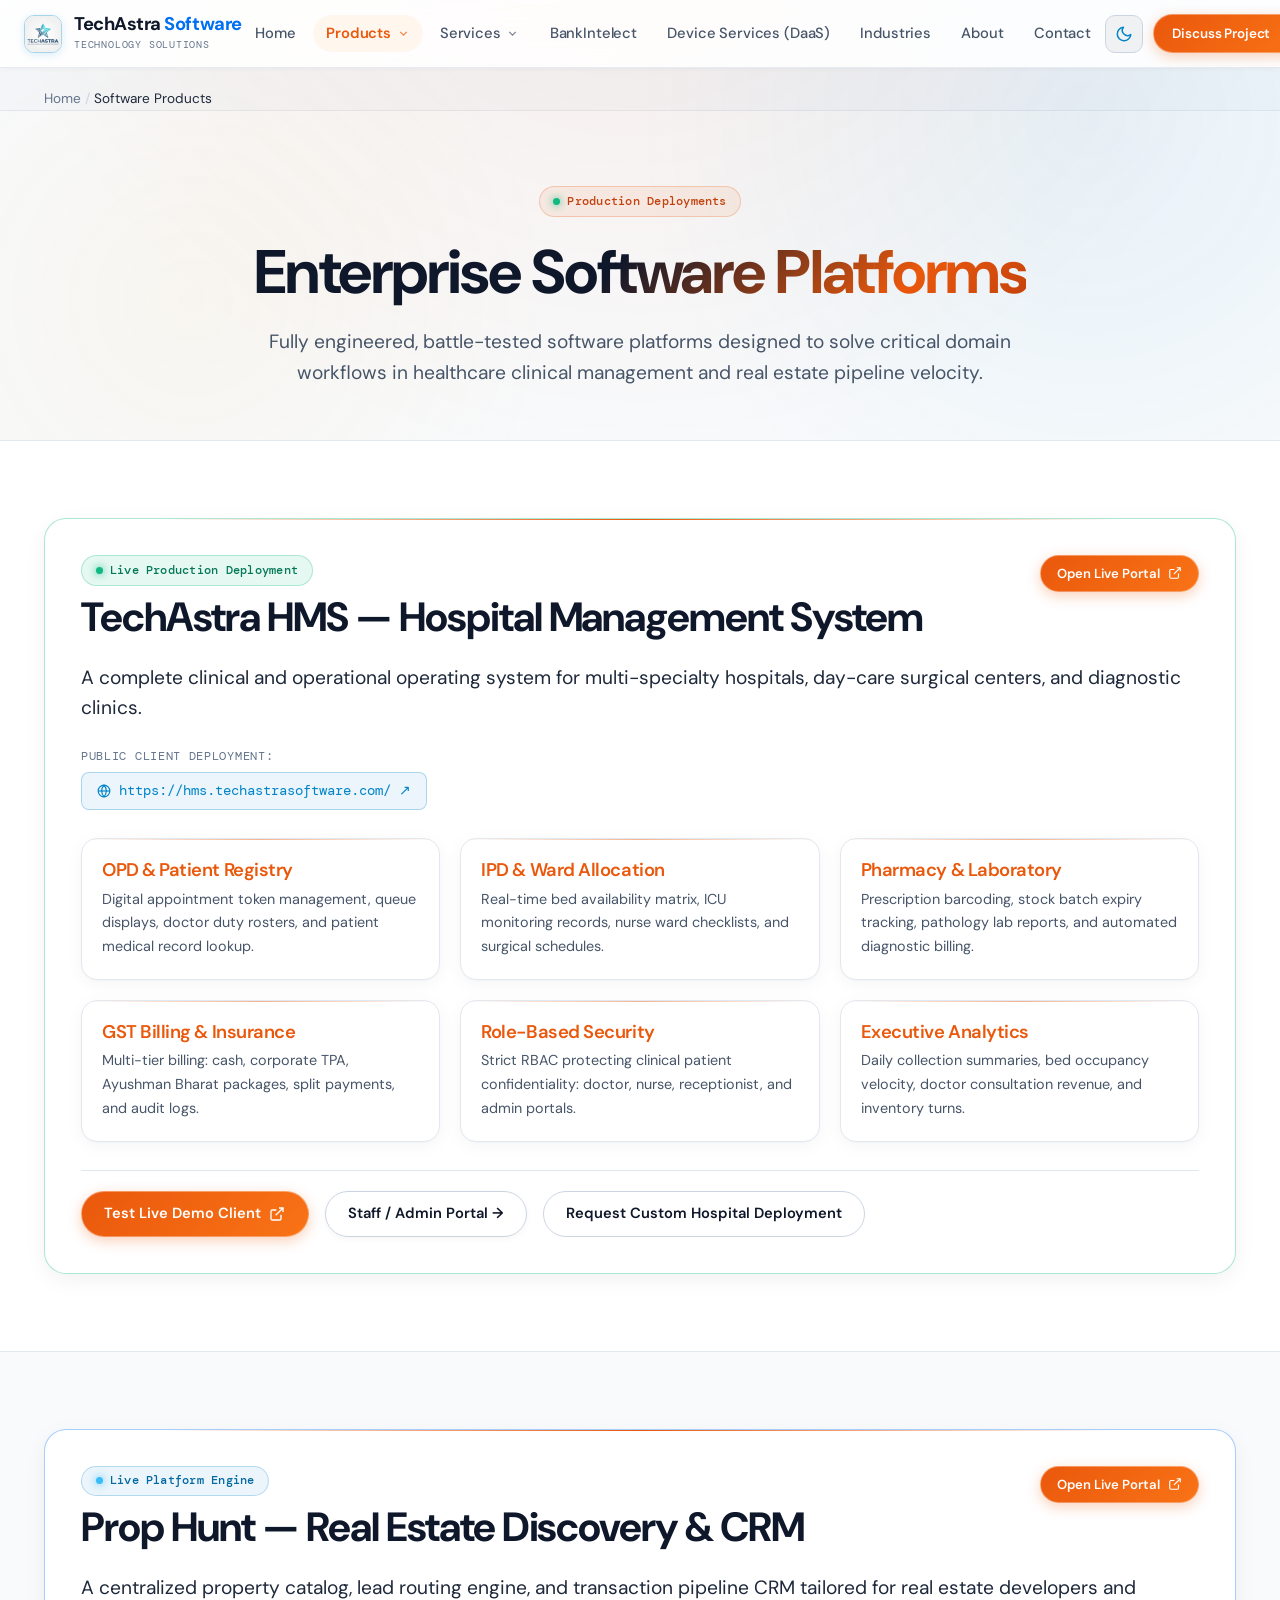
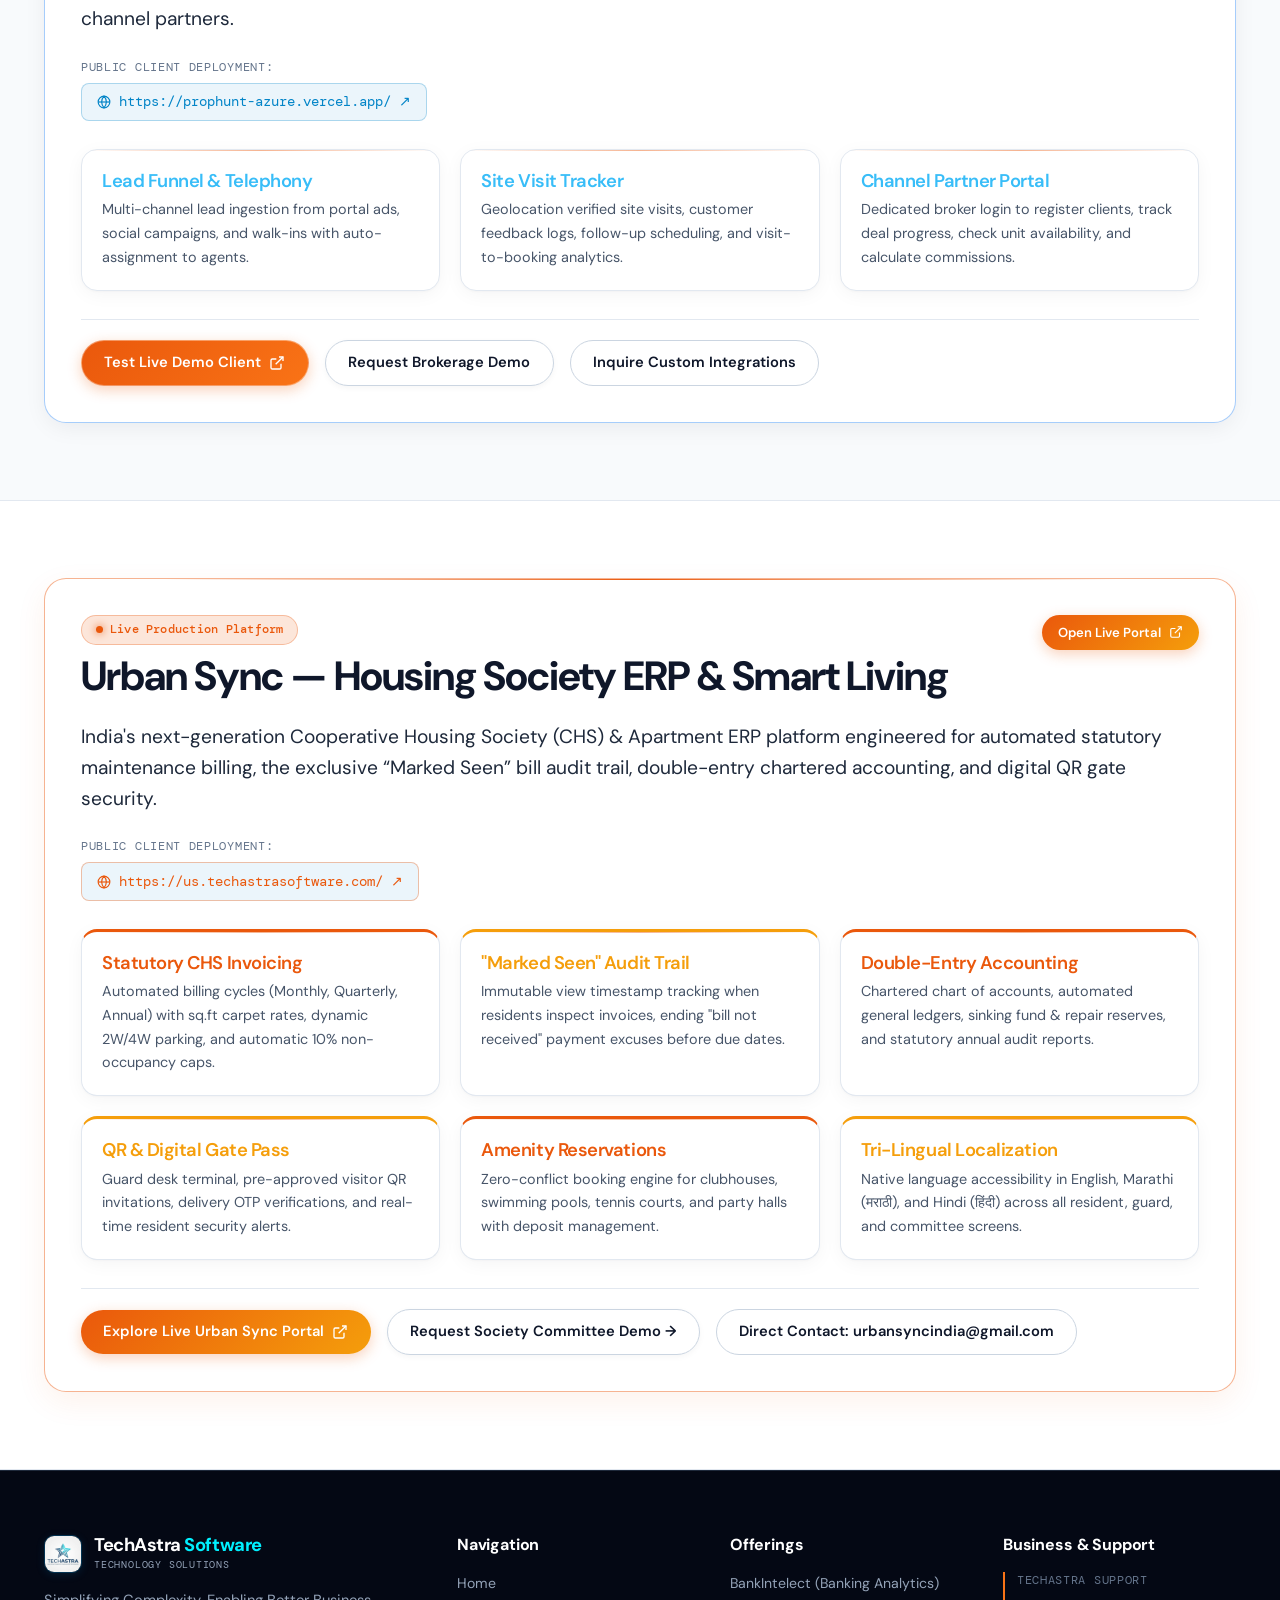
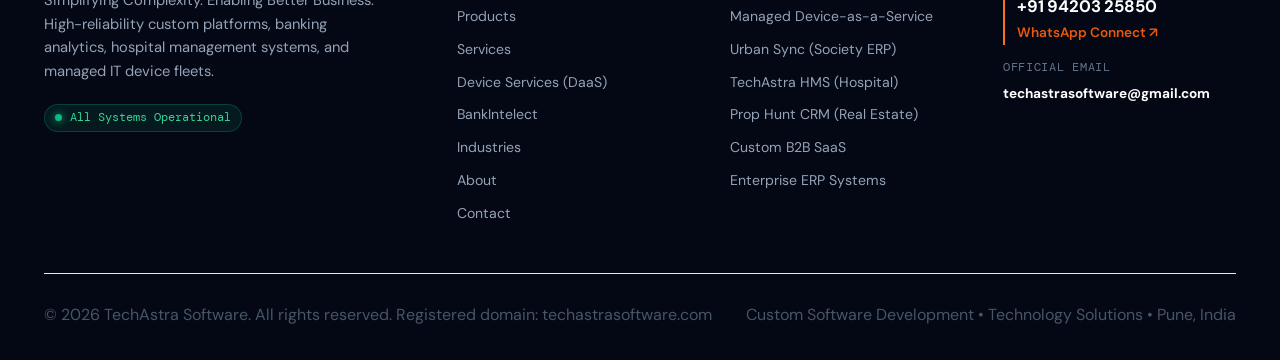
<file: products.html>
<!DOCTYPE html>
<html lang="en" data-theme="light">
<head>
  <meta charset="UTF-8">
  <meta name="viewport" content="width=device-width, initial-scale=1.0">
  <title>Production Software Products | TechAstra Software</title>
  
  <meta name="title" content="Production Software Products | TechAstra Software">
  <meta name="description" content="Explore TechAstra's flagship software products: TechAstra HMS (Hospital Management System), Urban Sync (Housing Society Management ERP), and Prop Hunt (Real Estate CRM).">
  <meta name="keywords" content="Urban Sync society management software, housing society ERP, TechAstra HMS, hospital management system India, Prop Hunt CRM, real estate CRM software, apartment management app India, TechAstra products">
  <meta name="robots" content="index, follow">
  <meta name="theme-color" content="#F8FAFC">
  <link rel="canonical" href="https://techastrasoftware.com/products.html">

  <meta property="og:type" content="website">
  <meta property="og:url" content="https://techastrasoftware.com/products.html">
  <meta property="og:title" content="Production Software Products | TechAstra Software">
  <meta property="og:description" content="Tested, reliable business products built by TechAstra Software: Hospital Management Systems and Real Estate CRM.">
  <meta property="og:image" content="https://techastrasoftware.com/assets/images/techastra-logo.jpg">

  <meta name="twitter:card" content="summary_large_image">
  <meta name="twitter:url" content="https://techastrasoftware.com/products.html">
  <meta name="twitter:title" content="Production Software Products | TechAstra Software">
  <meta name="twitter:description" content="Explore TechAstra HMS and Prop Hunt CRM live platforms.">
  <meta name="twitter:image" content="https://techastrasoftware.com/assets/images/techastra-logo.jpg">

  <link rel="icon" type="image/png" href="favicon.png">
  <link rel="apple-touch-icon" href="favicon.png">

  <!-- Modern Typography: DM Sans, DM Mono, Inter (Cashfree Style) -->
  <link rel="preconnect" href="https://fonts.googleapis.com">
  <link rel="preconnect" href="https://fonts.gstatic.com" crossorigin>
  <link href="https://fonts.googleapis.com/css2?family=DM+Sans:ital,opsz,wght@0,9..40,100..1000;1,9..40,100..1000&family=DM+Mono:ital,wght@0,300;0,400;0,500;1,300;1,400;1,500&family=Inter:wght@400;500;600;700&display=swap" rel="stylesheet">
  <link rel="stylesheet" href="css/styles.css?v=2.0">

  <!-- Theme Initialization (Zero Flash: Light Theme Default) -->
  <script>
    (function() {
      try {
        var t = localStorage.getItem('techastra-theme');
        if (t === 'dark') {
          document.documentElement.setAttribute('data-theme', 'dark');
        } else {
          document.documentElement.setAttribute('data-theme', 'light');
        }
      } catch (e) {}
    })();
  </script>

  <script type="application/ld+json">
  {
    "@context": "https://schema.org",
    "@graph": [
      {
        "@type": "BreadcrumbList",
        "itemListElement": [
          { "@type": "ListItem", "position": 1, "name": "Home", "item": "https://techastrasoftware.com/index.html" },
          { "@type": "ListItem", "position": 2, "name": "Products", "item": "https://techastrasoftware.com/products.html" }
        ]
      },
      {
        "@type": "SoftwareApplication",
        "name": "TechAstra HMS",
        "applicationCategory": "BusinessApplication",
        "operatingSystem": "Web Browser",
        "offers": { "@type": "Offer", "price": "Custom", "priceCurrency": "INR" },
        "url": "https://hms.techastrasoftware.com/",
        "provider": { "@type": "Organization", "name": "TechAstra Software" }
      },
      {
        "@type": "SoftwareApplication",
        "name": "Prop Hunt CRM",
        "applicationCategory": "BusinessApplication",
        "operatingSystem": "Web Browser",
        "url": "https://prophunt-azure.vercel.app/",
        "provider": { "@type": "Organization", "name": "TechAstra Software" }
      },
      {
        "@type": "SoftwareApplication",
        "name": "Urban Sync",
        "applicationCategory": "BusinessApplication",
        "operatingSystem": "Web Browser, Android, iOS",
        "offers": { "@type": "Offer", "price": "Custom", "priceCurrency": "INR" },
        "url": "https://us.techastrasoftware.com/",
        "description": "Smart Living & Housing Society Management ERP featuring statutory CHS maintenance billing, 'Marked Seen' audit trails, gate security passes, and double-entry accounting.",
        "provider": { "@type": "Organization", "name": "TechAstra Software" }
      }
    ]
  }
  </script>
</head>
<body>

  <!-- Global Header -->
  <header class="site-header" role="banner">
    <div class="container-wide">
      <a href="index.html" class="brand-link" aria-label="TechAstra Software Home">
        <img src="assets/images/techastra-logo.jpg" alt="TechAstra Software Logo" class="brand-logo-img">
        <div class="brand-text-wrap">
          <span class="brand-name">TechAstra <span>Software</span></span>
          <span class="brand-subtext">Technology Solutions</span>
        </div>
      </a>

      <!-- Desktop Navigation -->
      <nav class="main-nav" aria-label="Primary Navigation">
        <a href="index.html" class="nav-link">Home</a>

        <!-- Products Dropdown -->
        <div class="nav-item">
          <a href="products.html" class="nav-link active" aria-current="page">
            <span>Products</span>
            <svg class="nav-arrow" viewBox="0 0 24 24" fill="none" stroke="currentColor" stroke-width="2.5"><polyline points="6 9 12 15 18 9"/></svg>
          </a>
          <div class="nav-dropdown">
            <a href="bankintelect.html" class="dropdown-item">
              <div class="dropdown-icon">
                <svg viewBox="0 0 24 24" width="16" height="16" fill="none" stroke="currentColor" stroke-width="2"><line x1="18" y1="20" x2="18" y2="10"></line><line x1="12" y1="20" x2="12" y2="4"></line><line x1="6" y1="20" x2="6" y2="14"></line></svg>
              </div>
              <div class="dropdown-text">
                <span class="dropdown-title">BankIntelect</span>
                <span class="dropdown-desc">Cooperative banking analytics, early slippage radar & MMIR</span>
              </div>
            </a>
            <a href="device-as-a-service.html" class="dropdown-item">
              <div class="dropdown-icon">
                <svg viewBox="0 0 24 24" width="16" height="16" fill="none" stroke="currentColor" stroke-width="2"><rect x="2" y="3" width="20" height="14" rx="2" ry="2"></rect><line x1="8" y1="21" x2="16" y2="21"></line><line x1="12" y1="17" x2="12" y2="21"></line></svg>
              </div>
              <div class="dropdown-text">
                <span class="dropdown-title">Device as a Service (DaaS)</span>
                <span class="dropdown-desc">Zero-CapEx hardware leasing, MDM & lifecycle management</span>
              </div>
            </a>
            <a href="products.html" class="dropdown-item">
              <div class="dropdown-icon">
                <svg viewBox="0 0 24 24" width="16" height="16" fill="none" stroke="currentColor" stroke-width="2"><rect x="3" y="3" width="7" height="7"></rect><rect x="14" y="3" width="7" height="7"></rect><rect x="14" y="14" width="7" height="7"></rect><rect x="3" y="14" width="7" height="7"></rect></svg>
              </div>
              <div class="dropdown-text">
                <span class="dropdown-title">Enterprise Systems & ERP</span>
                <span class="dropdown-desc">Hospital HMS, PropHunt society ERP & custom business suites</span>
              </div>
            </a>
            <div class="dropdown-footer">
              <a href="products.html">
                <span>Explore All Products</span>
                <svg viewBox="0 0 24 24" width="12" height="12" fill="none" stroke="currentColor" stroke-width="2.5"><path d="M5 12h14M12 5l7 7-7 7"/></svg>
              </a>
            </div>
          </div>
        </div>

        <!-- Services Dropdown -->
        <div class="nav-item">
          <a href="services.html" class="nav-link">
            <span>Services</span>
            <svg class="nav-arrow" viewBox="0 0 24 24" fill="none" stroke="currentColor" stroke-width="2.5"><polyline points="6 9 12 15 18 9"/></svg>
          </a>
          <div class="nav-dropdown">
            <a href="cooperative-banking-analytics.html" class="dropdown-item">
              <div class="dropdown-icon">
                <svg viewBox="0 0 24 24" width="16" height="16" fill="none" stroke="currentColor" stroke-width="2"><path d="M3 21h18M3 10h18M5 6l7-3 7 3M4 10v11M20 10v11M8 14v4M12 14v4M16 14v4"/></svg>
              </div>
              <div class="dropdown-text">
                <span class="dropdown-title">Banking Intelligence</span>
                <span class="dropdown-desc">Early warning radar, NPA diagnosis & Board-Ready reporting</span>
              </div>
            </a>
            <a href="services.html" class="dropdown-item">
              <div class="dropdown-icon">
                <svg viewBox="0 0 24 24" width="16" height="16" fill="none" stroke="currentColor" stroke-width="2"><polyline points="16 18 22 12 16 6"></polyline><polyline points="8 6 2 12 8 18"></polyline></svg>
              </div>
              <div class="dropdown-text">
                <span class="dropdown-title">Custom Software Engineering</span>
                <span class="dropdown-desc">High-reliability cloud web applications & scalable APIs</span>
              </div>
            </a>
            <a href="services.html" class="dropdown-item">
              <div class="dropdown-icon">
                <svg viewBox="0 0 24 24" width="16" height="16" fill="none" stroke="currentColor" stroke-width="2"><path d="M12 2a10 10 0 1 0 10 10H12V2z"></path><path d="M12 2a10 10 0 0 1 10 10h-10V2z"></path><path d="M12 12L2.1 12a10 10 0 0 0 9.9 9.9V12z"></path></svg>
              </div>
              <div class="dropdown-text">
                <span class="dropdown-title">AI & Workflow Automation</span>
                <span class="dropdown-desc">Operational efficiency systems & intelligent workflows</span>
              </div>
            </a>
            <div class="dropdown-footer">
              <a href="services.html">
                <span>View All Services</span>
                <svg viewBox="0 0 24 24" width="12" height="12" fill="none" stroke="currentColor" stroke-width="2.5"><path d="M5 12h14M12 5l7 7-7 7"/></svg>
              </a>
            </div>
          </div>
        </div>

        <a href="bankintelect.html" class="nav-link">BankIntelect</a>
        <a href="device-as-a-service.html" class="nav-link">Device Services (DaaS)</a>
        <a href="industries.html" class="nav-link">Industries</a>
        <a href="about.html" class="nav-link">About</a>
        <a href="contact.html" class="nav-link">Contact</a>
      </nav>

      <div class="header-actions">
        <button type="button" class="theme-toggle-btn" aria-label="Toggle light or dark theme" title="Switch Theme">
          <svg class="theme-icon-sun" viewBox="0 0 24 24" width="18" height="18" fill="none" stroke="currentColor" stroke-width="2" stroke-linecap="round" stroke-linejoin="round"><circle cx="12" cy="12" r="5"></circle><line x1="12" y1="1" x2="12" y2="3"></line><line x1="12" y1="21" x2="12" y2="23"></line><line x1="4.22" y1="4.22" x2="5.64" y2="5.64"></line><line x1="18.36" y1="18.36" x2="19.78" y2="19.78"></line><line x1="1" y1="12" x2="3" y2="12"></line><line x1="21" y1="12" x2="23" y2="12"></line><line x1="4.22" y1="19.78" x2="5.64" y2="18.36"></line><line x1="18.36" y1="5.64" x2="19.78" y2="4.22"></line></svg>
          <svg class="theme-icon-moon" viewBox="0 0 24 24" width="18" height="18" fill="none" stroke="currentColor" stroke-width="2" stroke-linecap="round" stroke-linejoin="round"><path d="M21 12.79A9 9 0 1 1 11.21 3 7 7 0 0 0 21 12.79z"></path></svg>
        </button>
        <a href="contact.html" class="header-cta-btn">
          <span>Discuss Project</span>
          <svg viewBox="0 0 24 24" fill="none" stroke="currentColor" stroke-width="2"><path d="M5 12h14M12 5l7 7-7 7"/></svg>
        </a>
        <button type="button" class="mobile-menu-btn" aria-label="Open mobile navigation menu" aria-expanded="false">
          <span></span>
          <span></span>
          <span></span>
        </button>
      </div>
    </div>
  </header>

  <!-- Mobile Drawer Menu -->
  <div class="mobile-drawer" aria-hidden="true">
    <div class="mobile-drawer-header">
      <div class="brand-text-wrap">
        <span class="brand-name">TechAstra <span>Software</span></span>
        <span class="brand-subtext">Technology Solutions</span>
      </div>
      <div style="display: flex; align-items: center; gap: 0.5rem;">
        <button type="button" class="theme-toggle-btn" aria-label="Toggle light or dark theme" title="Switch Theme">
          <svg class="theme-icon-sun" viewBox="0 0 24 24" width="18" height="18" fill="none" stroke="currentColor" stroke-width="2" stroke-linecap="round" stroke-linejoin="round"><circle cx="12" cy="12" r="5"></circle><line x1="12" y1="1" x2="12" y2="3"></line><line x1="12" y1="21" x2="12" y2="23"></line><line x1="4.22" y1="4.22" x2="5.64" y2="5.64"></line><line x1="18.36" y1="18.36" x2="19.78" y2="19.78"></line><line x1="1" y1="12" x2="3" y2="12"></line><line x1="21" y1="12" x2="23" y2="12"></line><line x1="4.22" y1="19.78" x2="5.64" y2="18.36"></line><line x1="18.36" y1="5.64" x2="19.78" y2="4.22"></line></svg>
          <svg class="theme-icon-moon" viewBox="0 0 24 24" width="18" height="18" fill="none" stroke="currentColor" stroke-width="2" stroke-linecap="round" stroke-linejoin="round"><path d="M21 12.79A9 9 0 1 1 11.21 3 7 7 0 0 0 21 12.79z"></path></svg>
        </button>
        <button type="button" class="mobile-menu-btn mobile-drawer-close" aria-label="Close navigation menu">
          <svg viewBox="0 0 24 24" width="18" height="18" fill="none" stroke="currentColor" stroke-width="2"><line x1="18" y1="6" x2="6" y2="18"></line><line x1="6" y1="6" x2="18" y2="18"></line></svg>
        </button>
      </div>
    </div>
    <nav class="mobile-drawer-nav">
      <a href="index.html">Home</a>
      <a href="bankintelect.html">BankIntelect (Banking Intelligence)</a>
      <a href="device-as-a-service.html">Device Services (DaaS)</a>
      <a href="products.html" class="active">All Products</a>
      <a href="services.html">All Services</a>
      <a href="industries.html">Industries</a>
      <a href="about.html">About</a>
      <a href="contact.html">Contact</a>
    </nav>
    <div class="mobile-drawer-footer">
      <a href="contact.html" class="btn btn-primary" style="width: 100%; justify-content: center;">Discuss Your Project</a>
      <a href="https://wa.me/919420325850" target="_blank" rel="noopener" class="btn btn-secondary" style="width: 100%; justify-content: center; margin-top: 0.5rem;">WhatsApp: 9420325850</a>
      <p style="font-size: 0.78rem; color: var(--text-muted); text-align: center; margin-top: 0.75rem;">techastrasoftware@gmail.com</p>
    </div>
  </div>

  <main id="main-content">

    <!-- Breadcrumb -->
    <nav class="breadcrumb-trail" aria-label="Breadcrumb">
      <div class="container" style="padding-top: 1.25rem;">
        <a href="index.html">Home</a>
        <span class="breadcrumb-separator">/</span>
        <span style="color: var(--text-primary);" aria-current="page">Software Products</span>
      </div>
    </nav>

    <!-- Products Hero -->
    <section class="section-padding" style="padding-top: clamp(2rem, 4vw, 3.5rem); padding-bottom: clamp(2.5rem, 4vw, 4rem);">
      <div class="container text-center" style="max-width: 860px; margin: 0 auto;">
        <span class="badge" style="margin-bottom: 1.25rem;">
          <span class="dot dot-green"></span> Production Deployments
        </span>
        <h1 style="margin-bottom: 1.25rem;">
          Enterprise <span class="gradient-text-cosmic">Software Platforms</span>
        </h1>
        <p class="lead" style="color: var(--text-secondary);">
          Fully engineered, battle-tested software platforms designed to solve critical domain workflows in healthcare clinical management and real estate pipeline velocity.
        </p>
      </div>
    </section>

    <!-- Product 1: TechAstra HMS Deep Dive -->
    <section class="section-padding bg-surface" id="hms">
      <div class="container">
        <div class="portal-card" style="border-color: rgba(16, 185, 129, 0.35);">
          <div class="portal-header">
            <div>
              <span class="badge badge-live" style="margin-bottom: 0.5rem;">
                <span class="dot dot-green"></span> Live Production Deployment
              </span>
              <h2>TechAstra HMS — Hospital Management System</h2>
            </div>
            <a href="https://hms.techastrasoftware.com/" target="_blank" rel="noopener" class="btn btn-primary btn-sm">
              <span>Open Live Portal</span>
              <svg width="14" height="14" viewBox="0 0 24 24" fill="none" stroke="currentColor" stroke-width="2"><path d="M18 13v6a2 2 0 0 1-2 2H5a2 2 0 0 1-2-2V8a2 2 0 0 1 2-2h6"></path><polyline points="15 3 21 3 21 9"></polyline><line x1="10" y1="14" x2="21" y2="3"></line></svg>
            </a>
          </div>

          <p class="lead" style="margin-bottom: 1.5rem;">
            A complete clinical and operational operating system for multi-specialty hospitals, day-care surgical centers, and diagnostic clinics.
          </p>

          <div style="margin-bottom: 1.75rem;">
            <span class="mono-tag" style="display: block; margin-bottom: 0.35rem;">Public Client Deployment:</span>
            <a href="https://hms.techastrasoftware.com/" target="_blank" rel="noopener" class="portal-url-badge">
              <svg width="14" height="14" viewBox="0 0 24 24" fill="none" stroke="currentColor" stroke-width="2"><circle cx="12" cy="12" r="10"></circle><line x1="2" y1="12" x2="22" y2="12"></line><path d="M12 2a15.3 15.3 0 0 1 4 10 15.3 15.3 0 0 1-4 10 15.3 15.3 0 0 1-4-10 15.3 15.3 0 0 1 4-10z"></path></svg>
              <span>https://hms.techastrasoftware.com/ ↗</span>
            </a>
          </div>

          <!-- Feature Grid -->
          <div class="grid grid-3" style="gap: 1.25rem; margin-bottom: 1.75rem;">
            <div class="card" style="padding: 1.25rem;">
              <h4 style="color: var(--brand-cyan); margin-bottom: 0.4rem;">OPD &amp; Patient Registry</h4>
              <p style="font-size: 0.9rem; margin: 0;">Digital appointment token management, queue displays, doctor duty rosters, and patient medical record lookup.</p>
            </div>
            <div class="card" style="padding: 1.25rem;">
              <h4 style="color: var(--brand-cyan); margin-bottom: 0.4rem;">IPD &amp; Ward Allocation</h4>
              <p style="font-size: 0.9rem; margin: 0;">Real-time bed availability matrix, ICU monitoring records, nurse ward checklists, and surgical schedules.</p>
            </div>
            <div class="card" style="padding: 1.25rem;">
              <h4 style="color: var(--brand-cyan); margin-bottom: 0.4rem;">Pharmacy &amp; Laboratory</h4>
              <p style="font-size: 0.9rem; margin: 0;">Prescription barcoding, stock batch expiry tracking, pathology lab reports, and automated diagnostic billing.</p>
            </div>
            <div class="card" style="padding: 1.25rem;">
              <h4 style="color: var(--brand-cyan); margin-bottom: 0.4rem;">GST Billing &amp; Insurance</h4>
              <p style="font-size: 0.9rem; margin: 0;">Multi-tier billing: cash, corporate TPA, Ayushman Bharat packages, split payments, and audit logs.</p>
            </div>
            <div class="card" style="padding: 1.25rem;">
              <h4 style="color: var(--brand-cyan); margin-bottom: 0.4rem;">Role-Based Security</h4>
              <p style="font-size: 0.9rem; margin: 0;">Strict RBAC protecting clinical patient confidentiality: doctor, nurse, receptionist, and admin portals.</p>
            </div>
            <div class="card" style="padding: 1.25rem;">
              <h4 style="color: var(--brand-cyan); margin-bottom: 0.4rem;">Executive Analytics</h4>
              <p style="font-size: 0.9rem; margin: 0;">Daily collection summaries, bed occupancy velocity, doctor consultation revenue, and inventory turns.</p>
            </div>
          </div>

          <div style="display: flex; gap: 1rem; flex-wrap: wrap; align-items: center; border-top: 1px solid var(--border-subtle); padding-top: 1.25rem;">
            <a href="https://hms.techastrasoftware.com/" target="_blank" rel="noopener" class="btn btn-primary">
              <span>Test Live Demo Client</span>
              <svg width="16" height="16" viewBox="0 0 24 24" fill="none" stroke="currentColor" stroke-width="2"><path d="M18 13v6a2 2 0 0 1-2 2H5a2 2 0 0 1-2-2V8a2 2 0 0 1 2-2h6"></path><polyline points="15 3 21 3 21 9"></polyline><line x1="10" y1="14" x2="21" y2="3"></line></svg>
            </a>
            <a href="https://hms-admin.techastrasoftware.com" target="_blank" rel="noopener" class="btn btn-secondary">
              <span>Staff / Admin Portal &rarr;</span>
            </a>
            <a href="contact.html?service=hms" class="btn btn-outline">Request Custom Hospital Deployment</a>
          </div>
        </div>
      </div>
    </section>

    <!-- Product 2: Prop Hunt CRM Deep Dive -->
    <section class="section-padding" id="prop-hunt">
      <div class="container">
        <div class="portal-card" style="border-color: rgba(0, 112, 243, 0.35);">
          <div class="portal-header">
            <div>
              <span class="badge badge-platform" style="margin-bottom: 0.5rem;">
                <span class="dot" style="background: #38BDF8; box-shadow: 0 0 8px #38BDF8;"></span> Live Platform Engine
              </span>
              <h2>Prop Hunt — Real Estate Discovery &amp; CRM</h2>
            </div>
            <a href="https://prophunt-azure.vercel.app/" target="_blank" rel="noopener" class="btn btn-primary btn-sm">
              <span>Open Live Portal</span>
              <svg width="14" height="14" viewBox="0 0 24 24" fill="none" stroke="currentColor" stroke-width="2"><path d="M18 13v6a2 2 0 0 1-2 2H5a2 2 0 0 1-2-2V8a2 2 0 0 1 2-2h6"></path><polyline points="15 3 21 3 21 9"></polyline><line x1="10" y1="14" x2="21" y2="3"></line></svg>
            </a>
          </div>

          <p class="lead" style="margin-bottom: 1.5rem;">
            A centralized property catalog, lead routing engine, and transaction pipeline CRM tailored for real estate developers and channel partners.
          </p>

          <div style="margin-bottom: 1.75rem;">
            <span class="mono-tag" style="display: block; margin-bottom: 0.35rem;">Public Client Deployment:</span>
            <a href="https://prophunt-azure.vercel.app/" target="_blank" rel="noopener" class="portal-url-badge">
              <svg width="14" height="14" viewBox="0 0 24 24" fill="none" stroke="currentColor" stroke-width="2"><circle cx="12" cy="12" r="10"></circle><line x1="2" y1="12" x2="22" y2="12"></line><path d="M12 2a15.3 15.3 0 0 1 4 10 15.3 15.3 0 0 1-4 10 15.3 15.3 0 0 1-4-10 15.3 15.3 0 0 1 4-10z"></path></svg>
              <span>https://prophunt-azure.vercel.app/ ↗</span>
            </a>
          </div>

          <div class="grid grid-3" style="gap: 1.25rem; margin-bottom: 1.75rem;">
            <div class="card" style="padding: 1.25rem;">
              <h4 style="color: #38BDF8; margin-bottom: 0.4rem;">Lead Funnel &amp; Telephony</h4>
              <p style="font-size: 0.9rem; margin: 0;">Multi-channel lead ingestion from portal ads, social campaigns, and walk-ins with auto-assignment to agents.</p>
            </div>
            <div class="card" style="padding: 1.25rem;">
              <h4 style="color: #38BDF8; margin-bottom: 0.4rem;">Site Visit Tracker</h4>
              <p style="font-size: 0.9rem; margin: 0;">Geolocation verified site visits, customer feedback logs, follow-up scheduling, and visit-to-booking analytics.</p>
            </div>
            <div class="card" style="padding: 1.25rem;">
              <h4 style="color: #38BDF8; margin-bottom: 0.4rem;">Channel Partner Portal</h4>
              <p style="font-size: 0.9rem; margin: 0;">Dedicated broker login to register clients, track deal progress, check unit availability, and calculate commissions.</p>
            </div>
          </div>

          <div style="display: flex; gap: 1rem; flex-wrap: wrap; align-items: center; border-top: 1px solid var(--border-subtle); padding-top: 1.25rem;">
            <a href="https://prophunt-azure.vercel.app/" target="_blank" rel="noopener" class="btn btn-primary">
              <span>Test Live Demo Client</span>
              <svg width="16" height="16" viewBox="0 0 24 24" fill="none" stroke="currentColor" stroke-width="2"><path d="M18 13v6a2 2 0 0 1-2 2H5a2 2 0 0 1-2-2V8a2 2 0 0 1 2-2h6"></path><polyline points="15 3 21 3 21 9"></polyline><line x1="10" y1="14" x2="21" y2="3"></line></svg>
            </a>
            <a href="contact.html?service=prophunt" class="btn btn-secondary">Request Brokerage Demo</a>
            <a href="contact.html" class="btn btn-outline">Inquire Custom Integrations</a>
          </div>
        </div>
      </div>
    </section>

  
    <!-- Product 3: Urban Sync Society ERP Deep Dive -->
    <section class="section-padding bg-surface" id="urban-sync">
      <div class="container">
        <div class="portal-card" style="border-color: rgba(234, 88, 12, 0.45); box-shadow: 0 10px 30px rgba(234, 88, 12, 0.08);">
          <div class="portal-header">
            <div>
              <span class="badge" style="background: rgba(234, 88, 12, 0.15); color: #EA580C; border: 1px solid rgba(234, 88, 12, 0.3); margin-bottom: 0.5rem;">
                <span class="dot" style="background: #EA580C; box-shadow: 0 0 8px #EA580C;"></span> Live Production Platform
              </span>
              <h2>Urban Sync — Housing Society ERP &amp; Smart Living</h2>
            </div>
            <a href="https://us.techastrasoftware.com/" target="_blank" rel="noopener" class="btn btn-primary btn-sm" style="background: linear-gradient(135deg, #EA580C 0%, #F59E0B 100%); border: none;">
              <span>Open Live Portal</span>
              <svg width="14" height="14" viewBox="0 0 24 24" fill="none" stroke="currentColor" stroke-width="2"><path d="M18 13v6a2 2 0 0 1-2 2H5a2 2 0 0 1-2-2V8a2 2 0 0 1 2-2h6"></path><polyline points="15 3 21 3 21 9"></polyline><line x1="10" y1="14" x2="21" y2="3"></line></svg>
            </a>
          </div>

          <p class="lead" style="margin-bottom: 1.5rem;">
            India's next-generation Cooperative Housing Society (CHS) &amp; Apartment ERP platform engineered for automated statutory maintenance billing, the exclusive &ldquo;Marked Seen&rdquo; bill audit trail, double-entry chartered accounting, and digital QR gate security.
          </p>

          <div style="margin-bottom: 1.75rem;">
            <span class="mono-tag" style="display: block; margin-bottom: 0.35rem;">Public Client Deployment:</span>
            <a href="https://us.techastrasoftware.com/" target="_blank" rel="noopener" class="portal-url-badge" style="border-color: rgba(234, 88, 12, 0.35); color: #EA580C;">
              <svg width="14" height="14" viewBox="0 0 24 24" fill="none" stroke="currentColor" stroke-width="2"><circle cx="12" cy="12" r="10"></circle><line x1="2" y1="12" x2="22" y2="12"></line><path d="M12 2a15.3 15.3 0 0 1 4 10 15.3 15.3 0 0 1-4 10 15.3 15.3 0 0 1-4-10 15.3 15.3 0 0 1 4-10z"></path></svg>
              <span>https://us.techastrasoftware.com/ ↗</span>
            </a>
          </div>

          <!-- Feature Grid -->
          <div class="grid grid-3" style="gap: 1.25rem; margin-bottom: 1.75rem;">
            <div class="card" style="padding: 1.25rem; border-top: 3px solid #EA580C;">
              <h4 style="color: #EA580C; margin-bottom: 0.4rem;">Statutory CHS Invoicing</h4>
              <p style="font-size: 0.9rem; margin: 0;">Automated billing cycles (Monthly, Quarterly, Annual) with sq.ft carpet rates, dynamic 2W/4W parking, and automatic 10% non-occupancy caps.</p>
            </div>
            <div class="card" style="padding: 1.25rem; border-top: 3px solid #F59E0B;">
              <h4 style="color: #F59E0B; margin-bottom: 0.4rem;">"Marked Seen" Audit Trail</h4>
              <p style="font-size: 0.9rem; margin: 0;">Immutable view timestamp tracking when residents inspect invoices, ending "bill not received" payment excuses before due dates.</p>
            </div>
            <div class="card" style="padding: 1.25rem; border-top: 3px solid #EA580C;">
              <h4 style="color: #EA580C; margin-bottom: 0.4rem;">Double-Entry Accounting</h4>
              <p style="font-size: 0.9rem; margin: 0;">Chartered chart of accounts, automated general ledgers, sinking fund &amp; repair reserves, and statutory annual audit reports.</p>
            </div>
            <div class="card" style="padding: 1.25rem; border-top: 3px solid #F59E0B;">
              <h4 style="color: #F59E0B; margin-bottom: 0.4rem;">QR &amp; Digital Gate Pass</h4>
              <p style="font-size: 0.9rem; margin: 0;">Guard desk terminal, pre-approved visitor QR invitations, delivery OTP verifications, and real-time resident security alerts.</p>
            </div>
            <div class="card" style="padding: 1.25rem; border-top: 3px solid #EA580C;">
              <h4 style="color: #EA580C; margin-bottom: 0.4rem;">Amenity Reservations</h4>
              <p style="font-size: 0.9rem; margin: 0;">Zero-conflict booking engine for clubhouses, swimming pools, tennis courts, and party halls with deposit management.</p>
            </div>
            <div class="card" style="padding: 1.25rem; border-top: 3px solid #F59E0B;">
              <h4 style="color: #F59E0B; margin-bottom: 0.4rem;">Tri-Lingual Localization</h4>
              <p style="font-size: 0.9rem; margin: 0;">Native language accessibility in English, Marathi (मराठी), and Hindi (हिंदी) across all resident, guard, and committee screens.</p>
            </div>
          </div>

          <div style="display: flex; gap: 1rem; flex-wrap: wrap; align-items: center; border-top: 1px solid var(--border-subtle); padding-top: 1.25rem;">
            <a href="https://us.techastrasoftware.com/" target="_blank" rel="noopener" class="btn btn-primary" style="background: linear-gradient(135deg, #EA580C 0%, #F59E0B 100%); border: none;">
              <span>Explore Live Urban Sync Portal</span>
              <svg width="16" height="16" viewBox="0 0 24 24" fill="none" stroke="currentColor" stroke-width="2"><path d="M18 13v6a2 2 0 0 1-2 2H5a2 2 0 0 1-2-2V8a2 2 0 0 1 2-2h6"></path><polyline points="15 3 21 3 21 9"></polyline><line x1="10" y1="14" x2="21" y2="3"></line></svg>
            </a>
            <a href="contact.html?service=urbansync" class="btn btn-secondary">Request Society Committee Demo &rarr;</a>
            <a href="mailto:urbansyncindia@gmail.com" class="btn btn-outline">Direct Contact: urbansyncindia@gmail.com</a>
          </div>
        </div>
      </div>
    </section>

  </main>

  <!-- Global Footer -->
  <footer class="site-footer" role="contentinfo">
    <div class="container">
      <div class="footer-grid">
        <div class="footer-brand">
          <a href="index.html" class="brand-link" style="margin-bottom: 0.5rem;">
            <img src="assets/images/techastra-logo.jpg" alt="TechAstra Software Logo" class="brand-logo-img">
            <div class="brand-text-wrap">
              <span class="brand-name">TechAstra <span>Software</span></span>
              <span class="brand-subtext">Technology Solutions</span>
            </div>
          </a>
          <p>
            Simplifying Complexity. Enabling Better Business. High-reliability custom platforms, banking analytics, hospital management systems, and managed IT device fleets.
          </p>
          <div style="margin-top: 1rem;">
            <span class="footer-status-pill">
              <span class="dot dot-green"></span> All Systems Operational
            </span>
          </div>
        </div>

        <div>
          <h4 class="footer-heading">Navigation</h4>
          <div class="footer-links">
            <a href="index.html">Home</a>
            <a href="products.html">Products</a>
            <a href="services.html">Services</a>
            <a href="device-as-a-service.html">Device Services (DaaS)</a>
            <a href="bankintelect.html">BankIntelect</a>
            <a href="industries.html">Industries</a>
            <a href="about.html">About</a>
            <a href="contact.html">Contact</a>
          </div>
        </div>

        <div>
          <h4 class="footer-heading">Offerings</h4>
          <div class="footer-links">
            <a href="bankintelect.html">BankIntelect (Banking Analytics)</a>
            <a href="device-as-a-service.html">Managed Device-as-a-Service</a>
            <a href="products.html#urban-sync">Urban Sync (Society ERP)</a>
            <a href="products.html#hms">TechAstra HMS (Hospital)</a>
            <a href="products.html#prop-hunt">Prop Hunt CRM (Real Estate)</a>
            <a href="services.html#saas">Custom B2B SaaS</a>
            <a href="services.html#erp">Enterprise ERP Systems</a>
          </div>
        </div>

        <div>
          <h4 class="footer-heading">Business &amp; Support</h4>
          <div class="footer-contact-block">
            <div class="footer-contact-person">
              <span class="mono-tag" style="display:block; margin-bottom: 0.15rem;">TechAstra Support</span>
              <a href="tel:+919420325850" class="contact-phone-link">+91 94203 25850</a><br>
              <a href="https://wa.me/919420325850" target="_blank" rel="noopener" class="contact-wa-link">WhatsApp Connect ↗</a>
            </div>
            <div>
              <span class="mono-tag" style="display: block; margin-bottom: 0.2rem;">Official Email</span>
              <a href="mailto:techastrasoftware@gmail.com" class="contact-email-link" style="font-size: 0.85rem;">techastrasoftware@gmail.com</a>
            </div>
          </div>
        </div>
      </div>

      <div class="footer-bottom">
        <p>&copy; <span class="current-year">2026</span> TechAstra Software. All rights reserved. Registered domain: techastrasoftware.com</p>
        <p>Custom Software Development &bull; Technology Solutions &bull; Pune, India</p>
      </div>
    </div>
  </footer>

  <script src="js/main.js"></script>
</body>
</html>
</file>
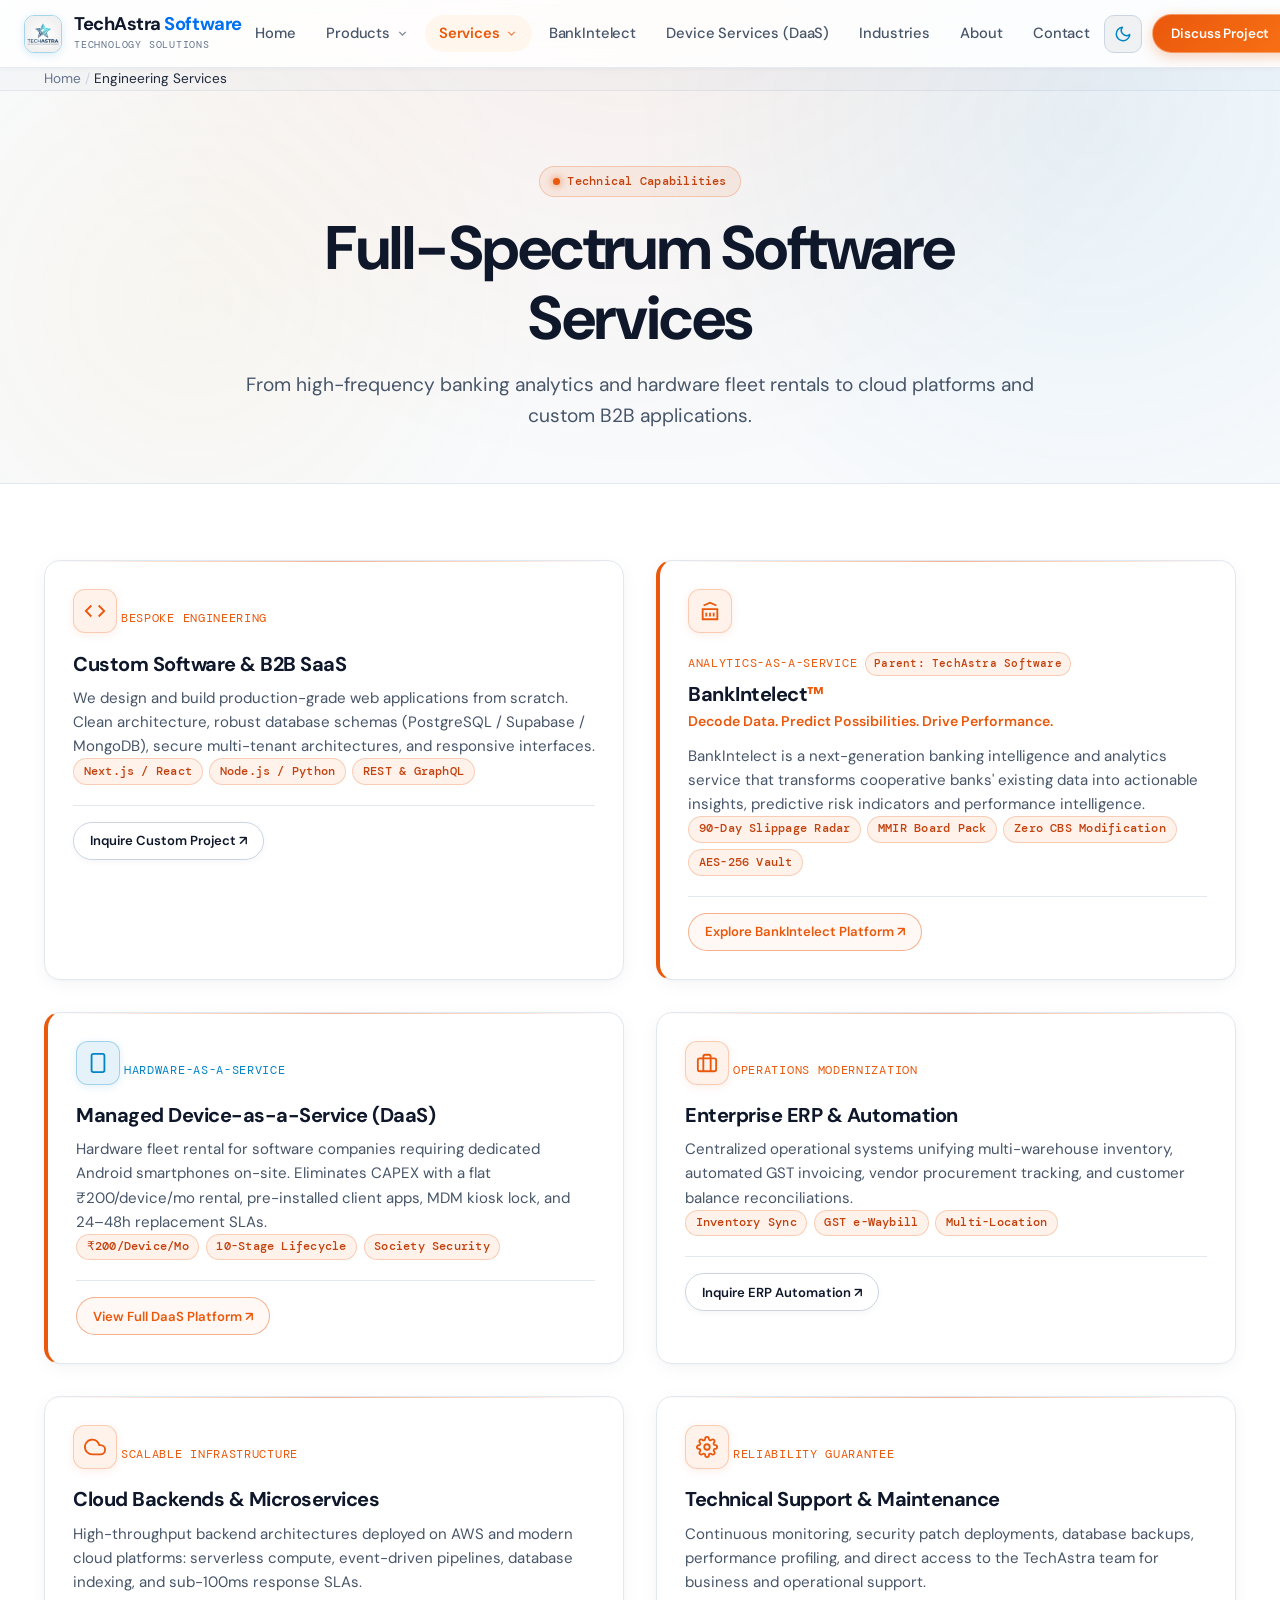
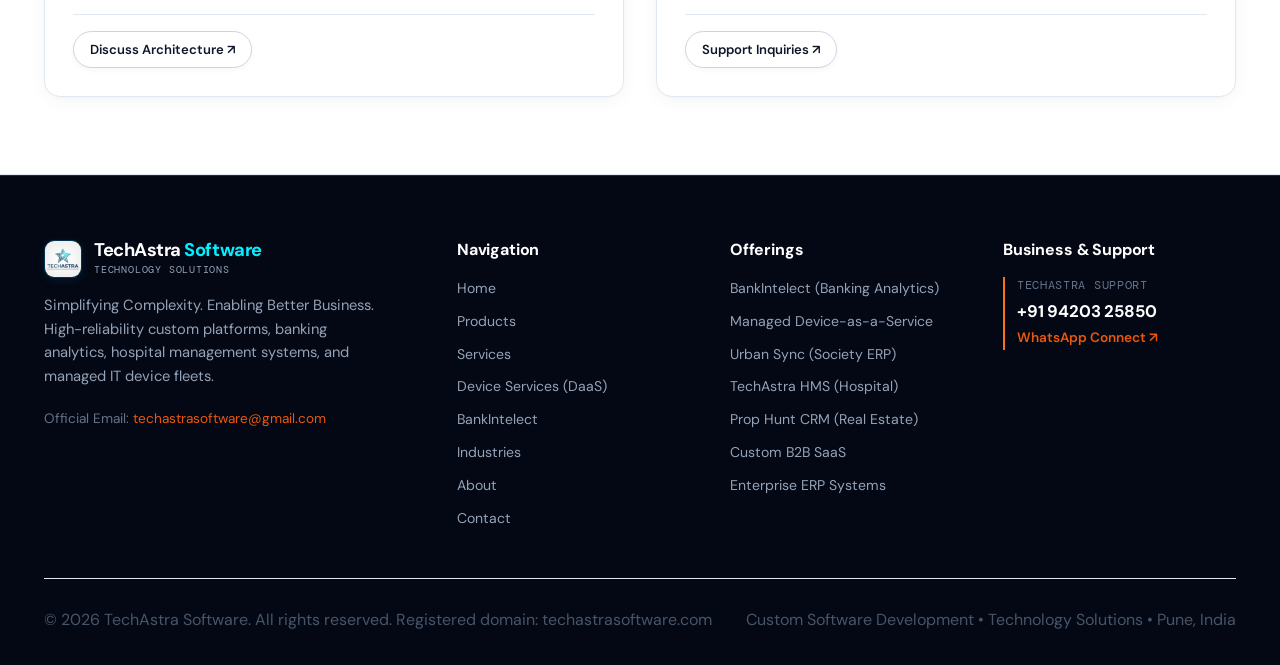
<file: services.html>
<!DOCTYPE html>
<html lang="en" data-theme="light">
<head>
  <meta charset="UTF-8">
  <meta name="viewport" content="width=device-width, initial-scale=1.0">
  <title>Engineering Services & Technology Capabilities | TechAstra Software</title>
  
  <!-- Primary Meta Tags -->
  <meta name="title" content="Engineering Services & Technology Capabilities | TechAstra Software">
  <meta name="description" content="Explore TechAstra's engineering capabilities: Custom SaaS, Cooperative Banking Analytics, Managed Device-as-a-Service (DaaS), ERP platforms, and cloud backends.">
  <meta name="keywords" content="TechAstra services, custom software development Pune, cooperative banking analytics, Device as a Service India, ERP automation, cloud engineering India">
  <meta name="robots" content="index, follow">
  <meta name="theme-color" content="#F8FAFC">
  <link rel="canonical" href="https://techastrasoftware.com/services.html">

  <!-- Open Graph / Facebook -->
  <meta property="og:type" content="website">
  <meta property="og:url" content="https://techastrasoftware.com/services.html">
  <meta property="og:title" content="Engineering Services & Technology Capabilities | TechAstra Software">
  <meta property="og:description" content="Custom software engineering, cooperative banking intelligence, DaaS mobile fleets, and cloud systems.">
  <meta property="og:image" content="https://techastrasoftware.com/assets/images/techastra-logo.jpg">

  <!-- Twitter -->
  <meta name="twitter:card" content="summary_large_image">
  <meta name="twitter:url" content="https://techastrasoftware.com/services.html">
  <meta name="twitter:title" content="Engineering Services & Technology Capabilities | TechAstra Software">
  <meta name="twitter:description" content="Explore TechAstra's full spectrum of software and technology solutions.">
  <meta name="twitter:image" content="https://techastrasoftware.com/assets/images/techastra-logo.jpg">

  <!-- Favicon -->
  <link rel="icon" type="image/png" href="favicon.png">
  <link rel="apple-touch-icon" href="favicon.png">

  <!-- Modern Typography: DM Sans, DM Mono, Inter (Cashfree Style) -->
  <link rel="preconnect" href="https://fonts.googleapis.com">
  <link rel="preconnect" href="https://fonts.gstatic.com" crossorigin>
  <link href="https://fonts.googleapis.com/css2?family=DM+Sans:ital,opsz,wght@0,9..40,100..1000;1,9..40,100..1000&family=DM+Mono:ital,wght@0,300;0,400;0,500;1,300;1,400;1,500&family=Inter:wght@400;500;600;700&display=swap" rel="stylesheet">

  <!-- Master Stylesheet (Cache-Busted v2.0) -->
  <link rel="stylesheet" href="css/styles.css?v=2.0">

  <!-- Theme Initialization (Zero Flash: Light Theme Default) -->
  <script>
    (function() {
      try {
        var t = localStorage.getItem('techastra-theme');
        if (t === 'dark') {
          document.documentElement.setAttribute('data-theme', 'dark');
        } else {
          document.documentElement.setAttribute('data-theme', 'light');
        }
      } catch (e) {}
    })();
  </script>

  <!-- Structured Data (JSON-LD) -->
  <script type="application/ld+json">
  {
    "@context": "https://schema.org",
    "@graph": [
      {
        "@type": "BreadcrumbList",
        "itemListElement": [
          { "@type": "ListItem", "position": 1, "name": "Home", "item": "https://techastrasoftware.com/index.html" },
          { "@type": "ListItem", "position": 2, "name": "Services", "item": "https://techastrasoftware.com/services.html" }
        ]
      },
      {
        "@type": "Service",
        "name": "Custom Software Engineering",
        "provider": { "@type": "Organization", "name": "TechAstra Software" },
        "description": "Bespoke web applications, SaaS platforms, and enterprise software engineering."
      }
    ]
  }
  </script>
</head>
<body>

  <!-- Global Header -->
  <header class="site-header" role="banner">
    <div class="container-wide">
      <a href="index.html" class="brand-link" aria-label="TechAstra Software Home">
        <img src="assets/images/techastra-logo.jpg" alt="TechAstra Software Logo" class="brand-logo-img">
        <div class="brand-text-wrap">
          <span class="brand-name">TechAstra <span>Software</span></span>
          <span class="brand-subtext">Technology Solutions</span>
        </div>
      </a>

      <!-- Desktop Navigation -->
      <nav class="main-nav" aria-label="Primary Navigation">
        <a href="index.html" class="nav-link">Home</a>

        <!-- Products Dropdown -->
        <div class="nav-item">
          <a href="products.html" class="nav-link">
            <span>Products</span>
            <svg class="nav-arrow" viewBox="0 0 24 24" fill="none" stroke="currentColor" stroke-width="2.5"><polyline points="6 9 12 15 18 9"/></svg>
          </a>
          <div class="nav-dropdown">
            <a href="bankintelect.html" class="dropdown-item">
              <div class="dropdown-icon">
                <svg viewBox="0 0 24 24" width="16" height="16" fill="none" stroke="currentColor" stroke-width="2"><line x1="18" y1="20" x2="18" y2="10"></line><line x1="12" y1="20" x2="12" y2="4"></line><line x1="6" y1="20" x2="6" y2="14"></line></svg>
              </div>
              <div class="dropdown-text">
                <span class="dropdown-title">BankIntelect</span>
                <span class="dropdown-desc">Cooperative banking analytics, early slippage radar & MMIR</span>
              </div>
            </a>
            <a href="device-as-a-service.html" class="dropdown-item">
              <div class="dropdown-icon">
                <svg viewBox="0 0 24 24" width="16" height="16" fill="none" stroke="currentColor" stroke-width="2"><rect x="2" y="3" width="20" height="14" rx="2" ry="2"></rect><line x1="8" y1="21" x2="16" y2="21"></line><line x1="12" y1="17" x2="12" y2="21"></line></svg>
              </div>
              <div class="dropdown-text">
                <span class="dropdown-title">Device as a Service (DaaS)</span>
                <span class="dropdown-desc">Zero-CapEx hardware leasing, MDM & lifecycle management</span>
              </div>
            </a>
            <a href="products.html" class="dropdown-item">
              <div class="dropdown-icon">
                <svg viewBox="0 0 24 24" width="16" height="16" fill="none" stroke="currentColor" stroke-width="2"><rect x="3" y="3" width="7" height="7"></rect><rect x="14" y="3" width="7" height="7"></rect><rect x="14" y="14" width="7" height="7"></rect><rect x="3" y="14" width="7" height="7"></rect></svg>
              </div>
              <div class="dropdown-text">
                <span class="dropdown-title">Enterprise Systems & ERP</span>
                <span class="dropdown-desc">Hospital HMS, PropHunt society ERP & custom business suites</span>
              </div>
            </a>
            <div class="dropdown-footer">
              <a href="products.html">
                <span>Explore All Products</span>
                <svg viewBox="0 0 24 24" width="12" height="12" fill="none" stroke="currentColor" stroke-width="2.5"><path d="M5 12h14M12 5l7 7-7 7"/></svg>
              </a>
            </div>
          </div>
        </div>

        <!-- Services Dropdown -->
        <div class="nav-item">
          <a href="services.html" class="nav-link active" aria-current="page">
            <span>Services</span>
            <svg class="nav-arrow" viewBox="0 0 24 24" fill="none" stroke="currentColor" stroke-width="2.5"><polyline points="6 9 12 15 18 9"/></svg>
          </a>
          <div class="nav-dropdown">
            <a href="cooperative-banking-analytics.html" class="dropdown-item">
              <div class="dropdown-icon">
                <svg viewBox="0 0 24 24" width="16" height="16" fill="none" stroke="currentColor" stroke-width="2"><path d="M3 21h18M3 10h18M5 6l7-3 7 3M4 10v11M20 10v11M8 14v4M12 14v4M16 14v4"/></svg>
              </div>
              <div class="dropdown-text">
                <span class="dropdown-title">Banking Intelligence</span>
                <span class="dropdown-desc">Early warning radar, NPA diagnosis & Board-Ready reporting</span>
              </div>
            </a>
            <a href="services.html" class="dropdown-item">
              <div class="dropdown-icon">
                <svg viewBox="0 0 24 24" width="16" height="16" fill="none" stroke="currentColor" stroke-width="2"><polyline points="16 18 22 12 16 6"></polyline><polyline points="8 6 2 12 8 18"></polyline></svg>
              </div>
              <div class="dropdown-text">
                <span class="dropdown-title">Custom Software Engineering</span>
                <span class="dropdown-desc">High-reliability cloud web applications & scalable APIs</span>
              </div>
            </a>
            <a href="services.html" class="dropdown-item">
              <div class="dropdown-icon">
                <svg viewBox="0 0 24 24" width="16" height="16" fill="none" stroke="currentColor" stroke-width="2"><path d="M12 2a10 10 0 1 0 10 10H12V2z"></path><path d="M12 2a10 10 0 0 1 10 10h-10V2z"></path><path d="M12 12L2.1 12a10 10 0 0 0 9.9 9.9V12z"></path></svg>
              </div>
              <div class="dropdown-text">
                <span class="dropdown-title">AI & Workflow Automation</span>
                <span class="dropdown-desc">Operational efficiency systems & intelligent workflows</span>
              </div>
            </a>
            <div class="dropdown-footer">
              <a href="services.html">
                <span>View All Services</span>
                <svg viewBox="0 0 24 24" width="12" height="12" fill="none" stroke="currentColor" stroke-width="2.5"><path d="M5 12h14M12 5l7 7-7 7"/></svg>
              </a>
            </div>
          </div>
        </div>

        <a href="bankintelect.html" class="nav-link">BankIntelect</a>
        <a href="device-as-a-service.html" class="nav-link">Device Services (DaaS)</a>
        <a href="industries.html" class="nav-link">Industries</a>
        <a href="about.html" class="nav-link">About</a>
        <a href="contact.html" class="nav-link">Contact</a>
      </nav>

      <div class="header-actions">
        <button type="button" class="theme-toggle-btn" aria-label="Toggle light or dark theme" title="Switch Theme">
          <svg class="theme-icon-sun" viewBox="0 0 24 24" width="18" height="18" fill="none" stroke="currentColor" stroke-width="2" stroke-linecap="round" stroke-linejoin="round"><circle cx="12" cy="12" r="5"></circle><line x1="12" y1="1" x2="12" y2="3"></line><line x1="12" y1="21" x2="12" y2="23"></line><line x1="4.22" y1="4.22" x2="5.64" y2="5.64"></line><line x1="18.36" y1="18.36" x2="19.78" y2="19.78"></line><line x1="1" y1="12" x2="3" y2="12"></line><line x1="21" y1="12" x2="23" y2="12"></line><line x1="4.22" y1="19.78" x2="5.64" y2="18.36"></line><line x1="18.36" y1="5.64" x2="19.78" y2="4.22"></line></svg>
          <svg class="theme-icon-moon" viewBox="0 0 24 24" width="18" height="18" fill="none" stroke="currentColor" stroke-width="2" stroke-linecap="round" stroke-linejoin="round"><path d="M21 12.79A9 9 0 1 1 11.21 3 7 7 0 0 0 21 12.79z"></path></svg>
        </button>
        <a href="contact.html" class="header-cta-btn">
          <span>Discuss Project</span>
          <svg viewBox="0 0 24 24" fill="none" stroke="currentColor" stroke-width="2"><path d="M5 12h14M12 5l7 7-7 7"/></svg>
        </a>
        <button type="button" class="mobile-menu-btn" aria-label="Open mobile navigation menu" aria-expanded="false">
          <span></span>
          <span></span>
          <span></span>
        </button>
      </div>
    </div>
  </header>

  <!-- Mobile Drawer Menu -->
  <div class="mobile-drawer" aria-hidden="true">
    <div class="mobile-drawer-header">
      <div class="brand-text-wrap">
        <span class="brand-name">TechAstra <span>Software</span></span>
        <span class="brand-subtext">Technology Solutions</span>
      </div>
      <div style="display: flex; align-items: center; gap: 0.5rem;">
        <button type="button" class="theme-toggle-btn" aria-label="Toggle light or dark theme" title="Switch Theme">
          <svg class="theme-icon-sun" viewBox="0 0 24 24" width="18" height="18" fill="none" stroke="currentColor" stroke-width="2" stroke-linecap="round" stroke-linejoin="round"><circle cx="12" cy="12" r="5"></circle><line x1="12" y1="1" x2="12" y2="3"></line><line x1="12" y1="21" x2="12" y2="23"></line><line x1="4.22" y1="4.22" x2="5.64" y2="5.64"></line><line x1="18.36" y1="18.36" x2="19.78" y2="19.78"></line><line x1="1" y1="12" x2="3" y2="12"></line><line x1="21" y1="12" x2="23" y2="12"></line><line x1="4.22" y1="19.78" x2="5.64" y2="18.36"></line><line x1="18.36" y1="5.64" x2="19.78" y2="4.22"></line></svg>
          <svg class="theme-icon-moon" viewBox="0 0 24 24" width="18" height="18" fill="none" stroke="currentColor" stroke-width="2" stroke-linecap="round" stroke-linejoin="round"><path d="M21 12.79A9 9 0 1 1 11.21 3 7 7 0 0 0 21 12.79z"></path></svg>
        </button>
        <button type="button" class="mobile-menu-btn mobile-drawer-close" aria-label="Close navigation menu">
          <svg viewBox="0 0 24 24" width="18" height="18" fill="none" stroke="currentColor" stroke-width="2"><line x1="18" y1="6" x2="6" y2="18"></line><line x1="6" y1="6" x2="18" y2="18"></line></svg>
        </button>
      </div>
    </div>
    <nav class="mobile-drawer-nav">
      <a href="index.html">Home</a>
      <a href="bankintelect.html">BankIntelect (Banking Intelligence)</a>
      <a href="device-as-a-service.html">Device Services (DaaS)</a>
      <a href="products.html">All Products</a>
      <a href="services.html" class="active">All Services</a>
      <a href="industries.html">Industries</a>
      <a href="about.html">About</a>
      <a href="contact.html">Contact</a>
    </nav>
    <div class="mobile-drawer-footer">
      <a href="contact.html" class="btn btn-primary" style="width: 100%; justify-content: center;">Discuss Your Project</a>
      <a href="https://wa.me/919420325850" target="_blank" rel="noopener" class="btn btn-secondary" style="width: 100%; justify-content: center; margin-top: 0.5rem;">WhatsApp: 9420325850</a>
      <p style="font-size: 0.78rem; color: var(--text-muted); text-align: center; margin-top: 0.75rem;">techastrasoftware@gmail.com</p>
    </div>
  </div>

  <main id="main-content">

    <!-- Breadcrumb -->
    <nav class="breadcrumb-trail" aria-label="Breadcrumb">
      <div class="container">
        <a href="index.html">Home</a>
        <span class="breadcrumb-separator">/</span>
        <span style="color: var(--text-primary);" aria-current="page">Engineering Services</span>
      </div>
    </nav>

    <!-- Services Hero -->
    <section class="section-padding" style="padding-top: clamp(2rem, 4vw, 3.5rem); padding-bottom: clamp(2.5rem, 4vw, 4rem);">
      <div class="container text-center" style="max-width: 850px; margin: 0 auto;">
        <span class="badge" style="margin-bottom: 1rem;"><span class="dot"></span> Technical Capabilities</span>
        <h1 style="margin-bottom: 1rem;">Full-Spectrum Software Services</h1>
        <p class="lead" style="color: var(--text-secondary);">
          From high-frequency banking analytics and hardware fleet rentals to cloud platforms and custom B2B applications.
        </p>
      </div>
    </section>

    <!-- Services Grid -->
    <section class="section-padding bg-surface" id="catalog">
      <div class="container">
        <div class="grid grid-2" style="gap: 2rem;">

          <!-- Service 1: Custom SaaS & Web Applications -->
          <div class="card" id="saas">
            <div class="card-icon">
              <svg viewBox="0 0 24 24" fill="none" stroke="currentColor" stroke-width="2"><polyline points="16 18 22 12 16 6"></polyline><polyline points="8 6 2 12 8 18"></polyline></svg>
            </div>
            <span class="mono-tag" style="color: var(--brand-cyan);">Bespoke Engineering</span>
            <h3 class="card-title">Custom Software &amp; B2B SaaS</h3>
            <p class="card-desc">
              We design and build production-grade web applications from scratch. Clean architecture, robust database schemas (PostgreSQL / Supabase / MongoDB), secure multi-tenant architectures, and responsive interfaces.
            </p>
            <div style="display: flex; gap: 0.4rem; flex-wrap: wrap; margin-bottom: 1rem;">
              <span class="badge" style="font-size: 0.72rem; padding: 0.2rem 0.6rem;">Next.js / React</span>
              <span class="badge" style="font-size: 0.72rem; padding: 0.2rem 0.6rem;">Node.js / Python</span>
              <span class="badge" style="font-size: 0.72rem; padding: 0.2rem 0.6rem;">REST &amp; GraphQL</span>
            </div>
            <div class="card-footer">
              <a href="contact.html?service=custom-software" class="btn btn-secondary btn-sm">Inquire Custom Project ↗</a>
            </div>
          </div>

          <!-- Service 2: BankIntelect (Banking Data & Analytics) -->
          <div class="card" id="banking-analytics" style="border-left: 4px solid var(--brand-cyan);">
            <div class="card-icon">
              <svg viewBox="0 0 24 24" fill="none" stroke="currentColor" stroke-width="2"><path d="M3 21h18M3 10h18M5 6l7-3 7 3M4 10v11M20 10v11M8 14v4M12 14v4M16 14v4"/></svg>
            </div>
            <div style="display: flex; gap: 0.5rem; align-items: center; flex-wrap: wrap; margin-bottom: 0.35rem;">
              <span class="mono-tag" style="color: var(--brand-cyan);">Analytics-as-a-Service</span>
              <span class="badge" style="font-size: 0.68rem; padding: 0.15rem 0.5rem;">Parent: TechAstra Software</span>
            </div>
            <h3 class="card-title" style="margin-bottom: 0.25rem;">BankIntelect<span style="color: var(--brand-cyan);">™</span></h3>
            <div style="font-size: 0.88rem; font-weight: 600; color: var(--brand-cyan); margin-bottom: 0.75rem;">
              Decode Data. Predict Possibilities. Drive Performance.
            </div>
            <p class="card-desc">
              BankIntelect is a next-generation banking intelligence and analytics service that transforms cooperative banks' existing data into actionable insights, predictive risk indicators and performance intelligence.
            </p>
            <div style="display: flex; gap: 0.4rem; flex-wrap: wrap; margin-bottom: 1rem;">
              <span class="badge" style="font-size: 0.72rem; padding: 0.2rem 0.6rem;">90-Day Slippage Radar</span>
              <span class="badge" style="font-size: 0.72rem; padding: 0.2rem 0.6rem;">MMIR Board Pack</span>
              <span class="badge" style="font-size: 0.72rem; padding: 0.2rem 0.6rem;">Zero CBS Modification</span>
              <span class="badge" style="font-size: 0.72rem; padding: 0.2rem 0.6rem;">AES-256 Vault</span>
            </div>
            <div class="card-footer">
              <a href="bankintelect.html" class="btn btn-outline-cyan btn-sm">Explore BankIntelect Platform ↗</a>
            </div>
          </div>

          <!-- Service 3: Managed Device-as-a-Service -->
          <div class="card" id="daas" style="border-left: 4px solid var(--brand-primary);">
            <div class="card-icon card-icon-azure">
              <svg viewBox="0 0 24 24" fill="none" stroke="currentColor" stroke-width="2"><rect x="5" y="2" width="14" height="20" rx="2" ry="2"></rect><line x1="12" y1="18" x2="12.01" y2="18"></line></svg>
            </div>
            <span class="mono-tag tag-azure">Hardware-as-a-Service</span>
            <h3 class="card-title">Managed Device-as-a-Service (DaaS)</h3>
            <p class="card-desc">
              Hardware fleet rental for software companies requiring dedicated Android smartphones on-site. Eliminates CAPEX with a flat ₹200/device/mo rental, pre-installed client apps, MDM kiosk lock, and 24–48h replacement SLAs.
            </p>
            <div style="display: flex; gap: 0.4rem; flex-wrap: wrap; margin-bottom: 1rem;">
              <span class="badge" style="font-size: 0.72rem; padding: 0.2rem 0.6rem;">₹200/Device/Mo</span>
              <span class="badge" style="font-size: 0.72rem; padding: 0.2rem 0.6rem;">10-Stage Lifecycle</span>
              <span class="badge" style="font-size: 0.72rem; padding: 0.2rem 0.6rem;">Society Security</span>
            </div>
            <div class="card-footer">
              <a href="device-as-a-service.html" class="btn btn-outline-cyan btn-sm">View Full DaaS Platform ↗</a>
            </div>
          </div>

          <!-- Service 4: Enterprise ERP & Process Automation -->
          <div class="card" id="erp">
            <div class="card-icon">
              <svg viewBox="0 0 24 24" fill="none" stroke="currentColor" stroke-width="2"><rect x="2" y="7" width="20" height="14" rx="2" ry="2"></rect><path d="M16 21V5a2 2 0 0 0-2-2h-4a2 2 0 0 0-2 2v16"></path></svg>
            </div>
            <span class="mono-tag" style="color: var(--brand-cyan);">Operations Modernization</span>
            <h3 class="card-title">Enterprise ERP &amp; Automation</h3>
            <p class="card-desc">
              Centralized operational systems unifying multi-warehouse inventory, automated GST invoicing, vendor procurement tracking, and customer balance reconciliations.
            </p>
            <div style="display: flex; gap: 0.4rem; flex-wrap: wrap; margin-bottom: 1rem;">
              <span class="badge" style="font-size: 0.72rem; padding: 0.2rem 0.6rem;">Inventory Sync</span>
              <span class="badge" style="font-size: 0.72rem; padding: 0.2rem 0.6rem;">GST e-Waybill</span>
              <span class="badge" style="font-size: 0.72rem; padding: 0.2rem 0.6rem;">Multi-Location</span>
            </div>
            <div class="card-footer">
              <a href="contact.html?service=erp" class="btn btn-secondary btn-sm">Inquire ERP Automation ↗</a>
            </div>
          </div>

          <!-- Service 5: Cloud Backend & Microservices -->
          <div class="card" id="cloud">
            <div class="card-icon">
              <svg viewBox="0 0 24 24" fill="none" stroke="currentColor" stroke-width="2"><path d="M18 10h-1.26A8 8 0 1 0 9 20h9a5 5 0 0 0 0-10z"></path></svg>
            </div>
            <span class="mono-tag" style="color: var(--brand-cyan);">Scalable Infrastructure</span>
            <h3 class="card-title">Cloud Backends &amp; Microservices</h3>
            <p class="card-desc">
              High-throughput backend architectures deployed on AWS and modern cloud platforms: serverless compute, event-driven pipelines, database indexing, and sub-100ms response SLAs.
            </p>
            <div class="card-footer">
              <a href="contact.html?service=cloud" class="btn btn-secondary btn-sm">Discuss Architecture ↗</a>
            </div>
          </div>

          <!-- Service 6: SLA Maintenance & Technical Support -->
          <div class="card" id="support">
            <div class="card-icon">
              <svg viewBox="0 0 24 24" fill="none" stroke="currentColor" stroke-width="2"><circle cx="12" cy="12" r="3"></circle><path d="M19.4 15a1.65 1.65 0 0 0 .33 1.82l.06.06a2 2 0 0 1 0 2.83 2 2 0 0 1-2.83 0l-.06-.06a1.65 1.65 0 0 0-1.82-.33 1.65 1.65 0 0 0-1 1.51V21a2 2 0 0 1-2 2 2 2 0 0 1-2-2v-.09A1.65 1.65 0 0 0 9 19.4a1.65 1.65 0 0 0-1.82.33l-.06.06a2 2 0 0 1-2.83 0 2 2 0 0 1 0-2.83l.06-.06a1.65 1.65 0 0 0 .33-1.82 1.65 1.65 0 0 0-1.51-1H3a2 2 0 0 1-2-2 2 2 0 0 1 2-2h.09A1.65 1.65 0 0 0 4.6 9a1.65 1.65 0 0 0-.33-1.82l-.06-.06a2 2 0 0 1 0-2.83 2 2 0 0 1 2.83 0l.06.06a1.65 1.65 0 0 0 1.82.33H9a1.65 1.65 0 0 0 1-1.51V3a2 2 0 0 1 2-2 2 2 0 0 1 2 2v.09a1.65 1.65 0 0 0 1 1.51 1.65 1.65 0 0 0 1.82-.33l.06-.06a2 2 0 0 1 2.83 0 2 2 0 0 1 0 2.83l-.06.06a1.65 1.65 0 0 0-.33 1.82V9a1.65 1.65 0 0 0 1.51 1H21a2 2 0 0 1 2 2 2 2 0 0 1-2 2h-.09a1.65 1.65 0 0 0-1.51 1z"></path></svg>
            </div>
            <span class="mono-tag" style="color: var(--brand-cyan);">Reliability Guarantee</span>
            <h3 class="card-title">Technical Support &amp; Maintenance</h3>
            <p class="card-desc">
              Continuous monitoring, security patch deployments, database backups, performance profiling, and direct access to the TechAstra team for business and operational support.
            </p>
            <div class="card-footer">
              <a href="contact.html" class="btn btn-secondary btn-sm">Support Inquiries ↗</a>
            </div>
          </div>

        </div>
      </div>
    </section>

  </main>

  <!-- Global Footer -->
  <footer class="site-footer" role="contentinfo">
    <div class="container">
      <div class="footer-grid">
        
        <div class="footer-brand">
          <a href="index.html" class="brand-link" style="margin-bottom: 0.5rem;">
            <img src="assets/images/techastra-logo.jpg" alt="TechAstra Software Logo" class="brand-logo-img">
            <div class="brand-text-wrap">
              <span class="brand-name">TechAstra <span>Software</span></span>
              <span class="brand-subtext">Technology Solutions</span>
            </div>
          </a>
          <p>
            Simplifying Complexity. Enabling Better Business. High-reliability custom platforms, banking analytics, hospital management systems, and managed IT device fleets.
          </p>
          <div style="font-size: 0.85rem; color: var(--text-muted);">
            Official Email: <a href="mailto:techastrasoftware@gmail.com" style="color: var(--brand-cyan);">techastrasoftware@gmail.com</a>
          </div>
        </div>

        <div>
          <h4 class="footer-heading">Navigation</h4>
          <div class="footer-links">
            <a href="index.html">Home</a>
            <a href="products.html">Products</a>
            <a href="services.html">Services</a>
            <a href="device-as-a-service.html">Device Services (DaaS)</a>
            <a href="bankintelect.html">BankIntelect</a>
            <a href="industries.html">Industries</a>
            <a href="about.html">About</a>
            <a href="contact.html">Contact</a>
          </div>
        </div>

        <div>
          <h4 class="footer-heading">Offerings</h4>
          <div class="footer-links">
            <a href="bankintelect.html">BankIntelect (Banking Analytics)</a>
            <a href="device-as-a-service.html">Managed Device-as-a-Service</a>
            <a href="products.html#urban-sync">Urban Sync (Society ERP)</a>
            <a href="products.html#hms">TechAstra HMS (Hospital)</a>
            <a href="products.html#prop-hunt">Prop Hunt CRM (Real Estate)</a>
            <a href="services.html#saas">Custom B2B SaaS</a>
            <a href="services.html#erp">Enterprise ERP Systems</a>
          </div>
        </div>

        <div>
          <h4 class="footer-heading">Business &amp; Support</h4>
          <div class="footer-contact-block">
            <div class="footer-contact-person">
              <span class="mono-tag" style="display:block; margin-bottom: 0.15rem;">TechAstra Support</span>
              <a href="tel:+919420325850" class="contact-phone-link">+91 94203 25850</a><br>
              <a href="https://wa.me/919420325850" target="_blank" rel="noopener" class="contact-wa-link">WhatsApp Connect ↗</a>
            </div>
          </div>
        </div>

      </div>

      <div class="footer-bottom">
        <p>&copy; <span class="current-year">2026</span> TechAstra Software. All rights reserved. Registered domain: techastrasoftware.com</p>
        <p>Custom Software Development &bull; Technology Solutions &bull; Pune, India</p>
      </div>
    </div>
  </footer>

  <script src="js/main.js"></script>
</body>
</html>
</file>
<file: css/styles.css>
@import url("https://fonts.googleapis.com/css2?family=DM+Sans:ital,opsz,wght@0,9..40,100..1000;1,9..40,100..1000&family=DM+Mono:ital,wght@0,300;0,400;0,500;1,300;1,400;1,500&display=swap");

/* ==========================================================================
   TechAstra Software — Modern Fintech & Systems Design System
   Typography: DM Sans + DM Mono (Cashfree Style)
   Aesthetic: Clean Glassmorphism, Micro-Interactions & Accessible Precision
   ========================================================================== */

/* --------------------------------------------------------------------------
   1. Design Tokens & Celestial Variables
   -------------------------------------------------------------------------- */
:root {
  /* Cosmic Surface Palette */
  --bg-page: #030712;
  --bg-surface: #060B18;
  --bg-surface-elevated: #0B132B;
  --bg-card: rgba(11, 19, 38, 0.68);
  --bg-card-hover: rgba(16, 28, 56, 0.85);
  --bg-glass: rgba(6, 11, 24, 0.82);
  --bg-glass-input: rgba(11, 19, 38, 0.55);

  /* Hairlines, Borders & Starlight Bevels */
  --border-subtle: rgba(255, 255, 255, 0.08);
  --border-medium: rgba(255, 255, 255, 0.14);
  --border-accent: rgba(0, 240, 255, 0.35);
  --border-glow: rgba(0, 112, 243, 0.45);
  --border-indigo: rgba(99, 102, 241, 0.35);

  /* Celestial Brand Accents */
  --brand-primary: #0070F3;
  --brand-primary-hover: #0058C6;
  --brand-cyan: #00F0FF;
  --brand-cyan-muted: #38BDF8;
  --brand-indigo: #6366F1;
  --brand-violet: #8B5CF6;
  --brand-starlight: #F8FAFC;
  --brand-accent-teal: #14B8A6;
  
  /* Semantic Status */
  --color-success: #10B981;
  --color-warning: #F59E0B;
  --color-error: #EF4444;

  /* Typography Colors — WCAG 2.2 AAA/AA High Contrast */
  --text-heading: #FFFFFF;
  --text-primary: #F1F5F9;
  --text-secondary: #94A3B8;
  --text-muted: #64748B;
  --text-accent: var(--brand-cyan);

  /* Font Families — Cashfree-grade DM Sans Typography */
  --font-heading: 'DM Sans', -apple-system, BlinkMacSystemFont, 'Segoe UI', Roboto, sans-serif;
  --font-sans: 'DM Sans', -apple-system, BlinkMacSystemFont, 'Segoe UI', Roboto, sans-serif;
  --font-mono: 'DM Mono', ui-monospace, SFMono-Regular, Menlo, Monaco, Consolas, monospace;

  /* Elevation Shadows & Cosmic Glows */
  --shadow-sm: 0 1px 3px rgba(0, 0, 0, 0.5);
  --shadow-md: 0 4px 16px rgba(0, 0, 0, 0.6);
  --shadow-lg: 0 16px 40px rgba(0, 0, 0, 0.75);
  --shadow-glow: 0 0 28px rgba(0, 240, 255, 0.22);
  --shadow-cosmic: 0 12px 36px -8px rgba(0, 112, 243, 0.35), 0 0 24px rgba(99, 102, 241, 0.2);

  /* Border Radii */
  --radius-xs: 4px;
  --radius-sm: 8px;
  --radius-md: 12px;
  --radius-lg: 16px;
  --radius-xl: 22px;
  --radius-pill: 9999px;

  /* Layout Constraints */
  --container-max: 1240px;
  --container-wide: 1360px;
  --header-height: 72px;

  /* Motion & Spring Physics */
  --ease-spring: cubic-bezier(0.16, 1, 0.3, 1);
  --transition-fast: 150ms ease;
  --transition-normal: 250ms var(--ease-spring);
  --transition-smooth: 400ms var(--ease-spring);
}

/* --------------------------------------------------------------------------
   Light Theme: Solar Astra (Warm Energy & Technical Precision)
   Color Psychology:
   - Primary Accent: Solar Orange (#EA580C / #F97316) -> Innovation, warmth, forward-momentum
   - Complementary: TechAstra Azure / Deep Cobalt (#0284C7 / #0070F3) -> Security, bank-grade trust
   - Complementary Slate: Deep Obsidian Slate (#0F172A) -> Executive authority, crystal contrast
   - Neutral Canvas: Soft Starlight Slate (#F8FAFC) -> Clean, glare-free, editorial finish
   -------------------------------------------------------------------------- */
[data-theme="light"] {
  color-scheme: light;

  /* Surfaces */
  --bg-page: #F8FAFC;
  --bg-surface: #FFFFFF;
  --bg-surface-elevated: #F1F5F9;
  --bg-card: #FFFFFF;
  --bg-card-hover: #FFFFFF;
  --bg-glass: rgba(255, 255, 255, 0.92);
  --bg-glass-input: #FFFFFF;

  /* Borders & Hairlines */
  --border-subtle: #E2E8F0;
  --border-medium: #CBD5E1;
  --border-accent: rgba(234, 88, 12, 0.45);
  --border-glow: rgba(234, 88, 12, 0.35);
  --border-indigo: rgba(2, 132, 199, 0.35);

  /* Accents (Solar Orange & TechAstra Logo Blue Complement) */
  --brand-primary: #EA580C;
  --brand-primary-hover: #C2410C;
  --brand-cyan: #EA580C;
  --brand-cyan-muted: #0284C7;
  --brand-indigo: #0284C7;
  --brand-violet: #6366F1;
  --brand-starlight: #0F172A;
  --brand-accent-teal: #0D9488;

  /* Typography Colors — WCAG 2.2 AAA Contrast */
  --text-heading: #0F172A;
  --text-primary: #1E293B;
  --text-secondary: #475569;
  --text-muted: #64748B;
  --text-accent: #EA580C;

  /* Elevation Shadows & Solar Warm Glows */
  --shadow-sm: 0 1px 3px rgba(15, 23, 42, 0.06);
  --shadow-md: 0 4px 20px -2px rgba(15, 23, 42, 0.08);
  --shadow-lg: 0 16px 40px -6px rgba(15, 23, 42, 0.12);
  --shadow-glow: 0 0 28px rgba(249, 115, 22, 0.22);
  --shadow-cosmic: 0 12px 32px -4px rgba(234, 88, 12, 0.16), 0 2px 8px rgba(2, 132, 199, 0.08);
}

/* --------------------------------------------------------------------------
   2. Reset & Global Base
   -------------------------------------------------------------------------- */
*, *::before, *::after {
  box-sizing: border-box;
  margin: 0;
  padding: 0;
}

html {
  font-size: 16px;
  scroll-behavior: smooth;
  -webkit-text-size-adjust: 100%;
  color-scheme: dark;
  overflow-x: hidden;
  max-width: 100%;
}

body {
  font-family: var(--font-sans);
  background-color: var(--bg-page);
  color: var(--text-primary);
  line-height: 1.6;
  -webkit-font-smoothing: antialiased;
  -moz-osx-font-smoothing: grayscale;
  min-height: 100vh;
  display: flex;
  flex-direction: column;
  overflow-x: hidden;
  max-width: 100%;
  position: relative;
}

/* Atmospheric Cosmic Nebula Ambient Background */
body::before {
  content: '';
  position: fixed;
  top: 0;
  left: 0;
  right: 0;
  height: 650px;
  background: radial-gradient(circle 900px at 50% -200px, rgba(0, 112, 243, 0.16), transparent 75%),
              radial-gradient(circle 700px at 85% 120px, rgba(0, 240, 255, 0.08), transparent 65%),
              radial-gradient(circle 600px at 15% 300px, rgba(99, 102, 241, 0.07), transparent 60%);
  pointer-events: none;
  z-index: 0;
}

/* Cosmic Background Canvas for Starfield / Constellations */
.astra-canvas {
  position: absolute;
  top: 0;
  left: 0;
  width: 100%;
  height: 100%;
  pointer-events: none;
  z-index: 1;
  opacity: 0.9;
}

/* --------------------------------------------------------------------------
   3. Typography System
   -------------------------------------------------------------------------- */
h1, h2, h3, h4, h5, h6 {
  font-family: var(--font-heading);
  color: var(--text-heading);
  font-weight: 700;
  line-height: 1.2;
  letter-spacing: -0.025em;
  word-break: break-word;
  overflow-wrap: break-word;
}

h1 { font-size: clamp(2.3rem, 4.8vw, 3.85rem); line-height: 1.15; }
h2 { font-size: clamp(1.8rem, 3.2vw, 2.55rem); }
h3 { font-size: clamp(1.3rem, 2vw, 1.55rem); }
h4 { font-size: 1.15rem; font-weight: 600; }

p {
  color: var(--text-secondary);
  font-size: 1rem;
  line-height: 1.65;
  word-break: break-word;
  overflow-wrap: break-word;
}

p.lead {
  font-size: clamp(1.08rem, 1.5vw, 1.22rem);
  color: var(--text-primary);
  line-height: 1.6;
}

a {
  color: inherit;
  text-decoration: none;
  transition: color var(--transition-fast);
}

/* Cosmic Gradient Headline Text */
.gradient-text-cosmic {
  background: linear-gradient(135deg, #FFFFFF 30%, var(--brand-cyan) 85%, var(--brand-indigo) 100%);
  -webkit-background-clip: text;
  -webkit-text-fill-color: transparent;
  display: inline-block;
}

.gradient-text-astra {
  background: linear-gradient(135deg, var(--brand-cyan) 0%, #60A5FA 50%, var(--brand-violet) 100%);
  -webkit-background-clip: text;
  -webkit-text-fill-color: transparent;
  display: inline-block;
}

/* --------------------------------------------------------------------------
   4. Layout Containers & Grid System
   -------------------------------------------------------------------------- */
.container {
  width: 100%;
  max-width: var(--container-max);
  margin-left: auto;
  margin-right: auto;
  padding-left: 1.5rem;
  padding-right: 1.5rem;
  position: relative;
  z-index: 2;
}

.container-wide {
  width: 100%;
  max-width: var(--container-wide);
  margin-left: auto;
  margin-right: auto;
  padding-left: 1.5rem;
  padding-right: 1.5rem;
  position: relative;
  z-index: 2;
}

.section-padding {
  padding-top: clamp(3.5rem, 6vw, 6rem);
  padding-bottom: clamp(3.5rem, 6vw, 6rem);
  position: relative;
  z-index: 2;
}

.bg-surface {
  background-color: var(--bg-surface);
  border-top: 1px solid var(--border-subtle);
  border-bottom: 1px solid var(--border-subtle);
}

.bg-elevated {
  background-color: var(--bg-surface-elevated);
}

/* --------------------------------------------------------------------------
   Section Headers & Alignment Utilities
   -------------------------------------------------------------------------- */
.text-center {
  text-align: center !important;
}

.text-left {
  text-align: left !important;
}

.text-right {
  text-align: right !important;
}

.section-header,
.tabs-segmented-header {
  text-align: center;
  margin-bottom: 3rem;
  width: 100%;
}

.section-header .badge,
.tabs-segmented-header .badge {
  display: inline-flex;
  margin-bottom: 0.75rem;
}

.section-header h2,
.tabs-segmented-header h2 {
  text-align: center;
  margin-top: 0.35rem;
  margin-bottom: 0.75rem;
}

.section-header .section-lead,
.tabs-segmented-header .section-lead,
.section-lead {
  text-align: center;
  font-size: clamp(1rem, 1.2vw, 1.12rem);
  color: var(--text-secondary);
  line-height: 1.65;
  margin-left: auto;
  margin-right: auto;
}

/* Grids */
.grid {
  display: grid;
  gap: 1.5rem;
}

.grid-2 { grid-template-columns: repeat(2, 1fr); }
.grid-3 { grid-template-columns: repeat(3, 1fr); }
.grid-4 { grid-template-columns: repeat(4, 1fr); }

@media (max-width: 960px) {
  .grid-2, .grid-3, .grid-4 { grid-template-columns: 1fr; }
}

@media (min-width: 961px) and (max-width: 1140px) {
  .grid-3, .grid-4 { grid-template-columns: repeat(2, 1fr); }
}

/* Bento Grid System */
.bento-grid {
  display: grid;
  grid-template-columns: repeat(12, 1fr);
  gap: 1.5rem;
}

.bento-col-4 { grid-column: span 4; }
.bento-col-6 { grid-column: span 6; }
.bento-col-8 { grid-column: span 8; }
.bento-col-12 { grid-column: span 12; }

@media (max-width: 960px) {
  .bento-col-4, .bento-col-6, .bento-col-8 {
    grid-column: span 12;
  }
}

/* --------------------------------------------------------------------------
   5. Global Header (Locked 72px Glassmorphic)
   -------------------------------------------------------------------------- */
/* --------------------------------------------------------------------------
   5. Cashfree-Inspired Global Header (Frosted Glassmorphic & Sticky)
   -------------------------------------------------------------------------- */
.site-header {
  position: sticky;
  top: 0;
  width: 100%;
  height: 68px;
  background: rgba(6, 11, 24, 0.82);
  backdrop-filter: blur(18px) saturate(180%);
  -webkit-backdrop-filter: blur(18px) saturate(180%);
  border-bottom: 1px solid rgba(255, 255, 255, 0.08);
  z-index: 1000;
  display: flex;
  align-items: center;
  transition: background 250ms cubic-bezier(0.16, 1, 0.3, 1),
              box-shadow 250ms cubic-bezier(0.16, 1, 0.3, 1),
              border-color 250ms ease;
}

.site-header.scrolled {
  background: rgba(6, 11, 24, 0.92);
  border-bottom-color: rgba(255, 255, 255, 0.12);
  box-shadow: 0 10px 30px -10px rgba(0, 0, 0, 0.5), 0 1px 3px rgba(0, 0, 0, 0.3);
}

[data-theme="light"] .site-header {
  background: rgba(255, 255, 255, 0.85);
  backdrop-filter: blur(18px) saturate(180%);
  -webkit-backdrop-filter: blur(18px) saturate(180%);
  border-bottom: 1px solid rgba(226, 232, 240, 0.85);
  box-shadow: 0 1px 6px -1px rgba(15, 23, 42, 0.05);
}

[data-theme="light"] .site-header.scrolled {
  background: rgba(255, 255, 255, 0.93);
  backdrop-filter: blur(20px) saturate(180%);
  -webkit-backdrop-filter: blur(20px) saturate(180%);
  border-bottom-color: rgba(203, 213, 225, 0.9);
  box-shadow: 0 8px 24px -4px rgba(15, 23, 42, 0.08), 0 1px 2px rgba(15, 23, 42, 0.04);
}

.site-header .container-wide {
  display: flex;
  align-items: center;
  justify-content: space-between;
  width: 100%;
}

/* Official TechAstra Logo & Brand Lockup */
.brand-link {
  display: flex;
  align-items: center;
  gap: 0.75rem;
  text-decoration: none;
  flex-shrink: 0;
}

.brand-logo-img {
  width: 38px;
  height: 38px;
  border-radius: 10px;
  object-fit: cover;
  border: 1px solid var(--border-accent);
  box-shadow: 0 0 14px rgba(0, 240, 255, 0.28);
  transition: transform 200ms ease, box-shadow 200ms ease;
}

.brand-link:hover .brand-logo-img {
  transform: scale(1.05);
  box-shadow: 0 0 20px rgba(0, 240, 255, 0.45);
}

.brand-text-wrap {
  display: flex;
  flex-direction: column;
}

.brand-name {
  font-family: var(--font-heading);
  font-weight: 700;
  font-size: 1.15rem;
  letter-spacing: -0.025em;
  color: #FFFFFF;
  line-height: 1.15;
}

[data-theme="light"] .brand-name {
  color: #0F172A;
}

.brand-name span {
  color: var(--brand-cyan);
}

[data-theme="light"] .brand-name span {
  color: #EA580C;
}

.brand-subtext {
  font-family: var(--font-mono);
  font-size: 0.62rem;
  color: var(--text-muted);
  text-transform: uppercase;
  letter-spacing: 0.08em;
  margin-top: 1px;
}

/* Desktop Navigation Menu */
.main-nav {
  display: flex;
  align-items: center;
  gap: 0.2rem;
  list-style: none;
  margin: 0;
  padding: 0;
}

.nav-item {
  position: relative;
}

.nav-link {
  display: inline-flex;
  align-items: center;
  gap: 0.35rem;
  font-size: 0.92rem;
  font-weight: 500;
  letter-spacing: -0.01em;
  color: var(--text-secondary);
  position: relative;
  padding: 0.45rem 0.85rem;
  border-radius: var(--radius-pill);
  text-decoration: none;
  transition: all 180ms ease;
  white-space: nowrap;
}

.nav-link:hover {
  color: #FFFFFF;
  background: rgba(255, 255, 255, 0.07);
}

[data-theme="light"] .nav-link {
  color: #475569;
}

[data-theme="light"] .nav-link:hover {
  color: #0F172A;
  background: rgba(15, 23, 42, 0.05);
}

.nav-link.active {
  color: var(--brand-cyan);
  font-weight: 600;
  background: rgba(0, 240, 255, 0.09);
}

[data-theme="light"] .nav-link.active {
  color: #EA580C;
  background: #FFF7ED;
}

.nav-link .nav-arrow {
  width: 13px;
  height: 13px;
  opacity: 0.7;
  transition: transform 220ms cubic-bezier(0.16, 1, 0.3, 1), opacity 180ms ease;
}

.nav-item:hover .nav-arrow,
.nav-item:focus-within .nav-arrow {
  transform: rotate(180deg);
  opacity: 1;
}

/* Cashfree-Style Floating Dropdown Cards */
.nav-dropdown {
  position: absolute;
  top: calc(100% + 8px);
  left: 50%;
  transform: translateX(-50%) translateY(10px);
  min-width: 330px;
  background: rgba(7, 13, 27, 0.96);
  backdrop-filter: blur(24px) saturate(190%);
  -webkit-backdrop-filter: blur(24px) saturate(190%);
  border: 1px solid rgba(255, 255, 255, 0.12);
  border-radius: 18px;
  box-shadow: 0 24px 60px -12px rgba(0, 0, 0, 0.65), 0 0 24px rgba(0, 240, 255, 0.08);
  padding: 0.65rem;
  opacity: 0;
  visibility: hidden;
  pointer-events: none;
  transition: opacity 220ms cubic-bezier(0.16, 1, 0.3, 1),
              transform 220ms cubic-bezier(0.16, 1, 0.3, 1),
              visibility 220ms ease;
  z-index: 1100;
}

.nav-dropdown::before {
  content: '';
  position: absolute;
  top: -12px;
  left: 0;
  right: 0;
  height: 12px;
}

.nav-item:hover .nav-dropdown,
.nav-item:focus-within .nav-dropdown {
  opacity: 1;
  visibility: visible;
  pointer-events: auto;
  transform: translateX(-50%) translateY(0);
}

[data-theme="light"] .nav-dropdown {
  background: rgba(255, 255, 255, 0.97);
  border: 1px solid rgba(15, 23, 42, 0.1);
  box-shadow: 0 20px 48px -10px rgba(15, 23, 42, 0.14), 0 4px 12px rgba(15, 23, 42, 0.04);
}

.dropdown-item {
  display: flex;
  align-items: flex-start;
  gap: 0.75rem;
  padding: 0.65rem 0.75rem;
  border-radius: 12px;
  text-decoration: none;
  transition: all 180ms ease;
}

.dropdown-item:hover {
  background: rgba(255, 255, 255, 0.06);
  transform: translateX(2px);
}

[data-theme="light"] .dropdown-item:hover {
  background: #F8FAFC;
}

.dropdown-icon {
  width: 32px;
  height: 32px;
  border-radius: 8px;
  background: rgba(0, 240, 255, 0.12);
  color: var(--brand-cyan);
  display: flex;
  align-items: center;
  justify-content: center;
  flex-shrink: 0;
  transition: transform 180ms ease, background 180ms ease;
}

[data-theme="light"] .dropdown-icon {
  background: #FFF7ED;
  color: #EA580C;
}

.dropdown-item:hover .dropdown-icon {
  transform: scale(1.08);
}

.dropdown-text {
  display: flex;
  flex-direction: column;
}

.dropdown-title {
  font-family: var(--font-heading);
  font-size: 0.88rem;
  font-weight: 600;
  color: #FFFFFF;
  line-height: 1.25;
  margin-bottom: 0.15rem;
  transition: color 150ms ease;
}

[data-theme="light"] .dropdown-title {
  color: #0F172A;
}

.dropdown-item:hover .dropdown-title {
  color: var(--brand-cyan);
}

[data-theme="light"] .dropdown-item:hover .dropdown-title {
  color: #EA580C;
}

.dropdown-desc {
  font-size: 0.75rem;
  color: var(--text-muted);
  line-height: 1.35;
}

.dropdown-footer {
  margin-top: 0.4rem;
  padding-top: 0.5rem;
  border-top: 1px solid var(--border-subtle);
  display: flex;
  justify-content: space-between;
  align-items: center;
  padding-inline: 0.75rem;
}

[data-theme="light"] .dropdown-footer {
  border-top-color: #E2E8F0;
}

.dropdown-footer a {
  font-size: 0.8rem;
  font-weight: 600;
  color: var(--brand-cyan);
  display: inline-flex;
  align-items: center;
  gap: 0.35rem;
  text-decoration: none;
  transition: gap 180ms ease, opacity 180ms ease;
}

[data-theme="light"] .dropdown-footer a {
  color: #EA580C;
}

.dropdown-footer a:hover {
  gap: 0.55rem;
}

/* Header Action Buttons */
.header-actions {
  display: flex;
  align-items: center;
  gap: 0.65rem;
  flex-shrink: 0;
}

.header-cta-btn {
  display: inline-flex;
  align-items: center;
  gap: 0.5rem;
  background: linear-gradient(135deg, #0070F3, #00B4D8);
  color: #FFFFFF;
  font-family: var(--font-sans);
  font-weight: 600;
  font-size: 0.84rem;
  letter-spacing: -0.01em;
  padding: 0.5rem 1.15rem;
  border-radius: var(--radius-pill);
  border: 1px solid rgba(255, 255, 255, 0.25);
  box-shadow: 0 2px 10px rgba(0, 112, 243, 0.35);
  transition: all 220ms cubic-bezier(0.16, 1, 0.3, 1);
  white-space: nowrap;
  text-decoration: none;
}

.header-cta-btn:hover {
  transform: translateY(-1px);
  box-shadow: 0 6px 20px rgba(0, 240, 255, 0.45);
  border-color: rgba(0, 240, 255, 0.5);
  color: #FFFFFF;
}

.header-cta-btn svg {
  width: 14px;
  height: 14px;
  transition: transform 200ms cubic-bezier(0.16, 1, 0.3, 1);
}

.header-cta-btn:hover svg {
  transform: translateX(3px);
}

[data-theme="light"] .header-cta-btn {
  background: #0F172A;
  color: #FFFFFF;
  border-color: #0F172A;
  box-shadow: 0 2px 8px rgba(15, 23, 42, 0.15);
}

[data-theme="light"] .header-cta-btn:hover {
  background: #EA580C;
  border-color: #EA580C;
  box-shadow: 0 6px 20px rgba(234, 88, 12, 0.35);
}

/* Theme Toggle Button (Desktop & Mobile Drawer) */
.theme-toggle-btn {
  display: inline-flex;
  align-items: center;
  justify-content: center;
  width: 38px;
  height: 38px;
  border-radius: 10px;
  background: rgba(255, 255, 255, 0.06);
  border: 1px solid var(--border-medium);
  color: #F59E0B;
  cursor: pointer;
  padding: 0;
  transition: all 200ms ease;
  flex-shrink: 0;
}

.theme-toggle-btn:hover {
  background: rgba(255, 255, 255, 0.12);
  border-color: var(--brand-cyan);
  transform: rotate(15deg) scale(1.05);
}

.theme-icon-sun {
  display: block;
}

.theme-icon-moon {
  display: none;
}

[data-theme="light"] .theme-toggle-btn {
  background: rgba(15, 23, 42, 0.05);
  border-color: #CBD5E1;
  color: #0284C7;
}

[data-theme="light"] .theme-toggle-btn:hover {
  background: #FFF7ED;
  border-color: #EA580C;
  color: #EA580C;
  transform: rotate(-15deg) scale(1.05);
}

[data-theme="light"] .theme-icon-sun {
  display: none;
}

[data-theme="light"] .theme-icon-moon {
  display: block;
}

/* Cashfree-Style Morphing Hamburger Button */
.mobile-menu-btn {
  display: none;
  width: 38px;
  height: 38px;
  border-radius: 10px;
  background: rgba(255, 255, 255, 0.06);
  border: 1px solid var(--border-subtle);
  cursor: pointer;
  flex-direction: column;
  justify-content: center;
  align-items: center;
  gap: 5px;
  padding: 0;
  transition: all 180ms ease;
  flex-shrink: 0;
}

.mobile-menu-btn:hover {
  background: rgba(255, 255, 255, 0.1);
}

.mobile-menu-btn span {
  display: block;
  width: 20px;
  height: 2px;
  background: #FFFFFF;
  border-radius: 2px;
  transform-origin: center;
  transition: transform 240ms cubic-bezier(0.16, 1, 0.3, 1),
              opacity 200ms ease;
}

[data-theme="light"] .mobile-menu-btn {
  background: rgba(15, 23, 42, 0.05);
  border-color: #CBD5E1;
}

[data-theme="light"] .mobile-menu-btn span {
  background: #0F172A;
}

.mobile-menu-btn.active span:nth-child(1) {
  transform: translateY(7px) rotate(45deg);
}

.mobile-menu-btn.active span:nth-child(2) {
  opacity: 0;
  transform: scaleX(0);
}

.mobile-menu-btn.active span:nth-child(3) {
  transform: translateY(-7px) rotate(-45deg);
}

/* --------------------------------------------------------------------------
   6. Mobile Navigation Drawer
   -------------------------------------------------------------------------- */
.mobile-drawer {
  position: fixed;
  top: 0;
  right: -100%;
  width: min(85vw, 360px);
  height: 100vh;
  background: #060B18;
  border-left: 1px solid var(--border-medium);
  z-index: 2000;
  display: flex;
  flex-direction: column;
  padding: 1.5rem;
  transition: right var(--transition-smooth);
  box-shadow: var(--shadow-lg);
}

.mobile-drawer.open {
  right: 0;
}

.mobile-drawer-header {
  display: flex;
  align-items: center;
  justify-content: space-between;
  padding-bottom: 1.25rem;
  border-bottom: 1px solid var(--border-subtle);
  margin-bottom: 1.25rem;
}

.mobile-drawer-close {
  display: flex;
}

.mobile-drawer-nav {
  display: flex;
  flex-direction: column;
  gap: 0.4rem;
  overflow-y: auto;
  flex: 1;
}

.mobile-drawer-nav a {
  padding: 0.75rem 1rem;
  font-size: 0.95rem;
  font-weight: 500;
  color: var(--text-secondary);
  border-radius: var(--radius-sm);
  transition: all var(--transition-fast);
}

.mobile-drawer-nav a:hover,
.mobile-drawer-nav a.active {
  background: rgba(0, 112, 243, 0.12);
  color: var(--brand-cyan);
}

.mobile-drawer-footer {
  padding-top: 1.25rem;
  border-top: 1px solid var(--border-subtle);
  margin-top: auto;
}

/* --------------------------------------------------------------------------
   7. Buttons & Badges
   -------------------------------------------------------------------------- */
.btn {
  display: inline-flex;
  align-items: center;
  justify-content: center;
  gap: 0.5rem;
  font-family: var(--font-sans);
  font-size: 0.92rem;
  font-weight: 600;
  padding: 0.65rem 1.4rem;
  border-radius: var(--radius-pill);
  cursor: pointer;
  transition: all var(--transition-normal);
  border: 1px solid transparent;
  white-space: nowrap;
  text-decoration: none;
}

.btn-primary {
  background: linear-gradient(135deg, #0070F3 0%, #00B4D8 100%);
  color: #FFFFFF;
  border-color: rgba(255, 255, 255, 0.2);
  box-shadow: 0 4px 16px rgba(0, 112, 243, 0.35);
}

.btn-primary:hover {
  transform: translateY(-2px);
  box-shadow: 0 6px 22px rgba(0, 240, 255, 0.45);
  border-color: rgba(0, 240, 255, 0.5);
  color: #FFFFFF;
}

.btn-secondary {
  background: rgba(255, 255, 255, 0.05);
  color: #FFFFFF;
  border: 1px solid var(--border-medium);
  backdrop-filter: blur(8px);
}

.btn-secondary:hover {
  background: rgba(255, 255, 255, 0.1);
  border-color: var(--border-accent);
  color: var(--brand-cyan);
  transform: translateY(-2px);
}

.btn-outline {
  background: transparent;
  color: var(--text-primary);
  border: 1px solid var(--border-medium);
}

.btn-outline:hover {
  background: rgba(255, 255, 255, 0.05);
  border-color: var(--brand-cyan);
  color: var(--brand-cyan);
}

.btn-outline-cyan {
  background: transparent;
  color: var(--brand-cyan);
  border: 1px solid rgba(0, 240, 255, 0.35);
}

.btn-outline-cyan:hover {
  background: rgba(0, 240, 255, 0.1);
  border-color: var(--brand-cyan);
  box-shadow: 0 0 14px rgba(0, 240, 255, 0.25);
}

.btn-sm {
  font-size: 0.82rem;
  padding: 0.45rem 1rem;
}

.btn-lg {
  font-size: 1rem;
  padding: 0.8rem 1.75rem;
}

/* Badges & Chips */
.badge {
  display: inline-flex;
  align-items: center;
  gap: 0.45rem;
  font-family: var(--font-mono);
  font-size: 0.75rem;
  font-weight: 500;
  color: var(--brand-cyan-muted);
  background: rgba(0, 240, 255, 0.08);
  border: 1px solid rgba(0, 240, 255, 0.22);
  padding: 0.3rem 0.85rem;
  border-radius: var(--radius-pill);
  letter-spacing: 0.02em;
}

.badge-live {
  background: rgba(16, 185, 129, 0.12);
  color: #34D399;
  border-color: rgba(16, 185, 129, 0.3);
}

.badge-platform {
  background: rgba(99, 102, 241, 0.12);
  color: #A5B4FC;
  border-color: rgba(99, 102, 241, 0.3);
}

/* Pulsing Status Dot */
.dot {
  width: 7px;
  height: 7px;
  border-radius: 50%;
  background: var(--brand-cyan);
  box-shadow: 0 0 8px var(--brand-cyan);
  display: inline-block;
  animation: pulse-dot 2.5s infinite;
}

.dot-green {
  background: #10B981;
  box-shadow: 0 0 8px #10B981;
}

@keyframes pulse-dot {
  0% { transform: scale(0.95); opacity: 0.7; }
  50% { transform: scale(1.2); opacity: 1; }
  100% { transform: scale(0.95); opacity: 0.7; }
}

.mono-tag {
  font-family: var(--font-mono);
  font-size: 0.72rem;
  color: var(--text-muted);
  text-transform: uppercase;
  letter-spacing: 0.06em;
}

/* Hero Badge Group — Responsive & Never Deforms into an Oval on Mobile */
.hero-badge-wrap {
  display: inline-flex;
  align-items: center;
  justify-content: center;
  gap: 0.5rem;
  margin-bottom: 1.5rem;
  flex-wrap: wrap;
  max-width: 100%;
}

.hero-badge {
  font-size: 0.76rem;
  padding: 0.32rem 0.85rem;
  border-radius: 20px;
  line-height: 1.35;
  white-space: nowrap;
}

/* --------------------------------------------------------------------------
   8. Cards, Bento Modules & Glass Panels
   -------------------------------------------------------------------------- */
.card {
  background: var(--bg-card);
  backdrop-filter: blur(16px);
  -webkit-backdrop-filter: blur(16px);
  border: 1px solid var(--border-subtle);
  border-radius: var(--radius-lg);
  padding: 1.75rem;
  transition: all var(--transition-normal);
  position: relative;
  overflow: hidden;
}

/* Card Icons — Strict Professional Sizing Across All Pages */
.card-icon {
  width: 44px;
  height: 44px;
  min-width: 44px;
  min-height: 44px;
  max-width: 44px;
  max-height: 44px;
  border-radius: var(--radius-md);
  background: rgba(0, 240, 255, 0.08);
  border: 1px solid rgba(0, 240, 255, 0.22);
  color: var(--brand-cyan);
  display: inline-flex;
  align-items: center;
  justify-content: center;
  margin-bottom: 1.15rem;
  box-shadow: 0 0 14px rgba(0, 240, 255, 0.12);
  transition: all var(--transition-normal);
  flex-shrink: 0;
}

.card-icon svg {
  width: 22px !important;
  height: 22px !important;
  max-width: 22px !important;
  max-height: 22px !important;
  stroke: currentColor;
  stroke-width: 2;
  flex-shrink: 0;
}

.card:hover .card-icon {
  transform: translateY(-2px) scale(1.06);
  border-color: var(--brand-cyan);
  box-shadow: 0 0 20px rgba(0, 240, 255, 0.35);
  background: rgba(0, 240, 255, 0.14);
}

.card-icon-azure {
  background: rgba(0, 112, 243, 0.15) !important;
  color: #38BDF8 !important;
  border-color: rgba(0, 112, 243, 0.35) !important;
}

.tag-azure {
  color: #38BDF8 !important;
}

[data-theme="light"] .card-icon-azure {
  background: rgba(2, 132, 199, 0.1) !important;
  color: #0284C7 !important;
  border-color: rgba(2, 132, 199, 0.3) !important;
  box-shadow: 0 2px 8px rgba(2, 132, 199, 0.12) !important;
}

[data-theme="light"] .tag-azure {
  color: #0284C7 !important;
}

.card-footer {
  margin-top: 1.25rem;
  padding-top: 1rem;
  border-top: 1px solid var(--border-subtle);
  display: flex;
  align-items: center;
  justify-content: space-between;
  gap: 0.75rem;
  flex-wrap: wrap;
}

/* Starlight Top Bevel Beam */
.card::before {
  content: '';
  position: absolute;
  top: 0;
  left: 0;
  right: 0;
  height: 1px;
  background: linear-gradient(90deg, transparent, rgba(255, 255, 255, 0.25), transparent);
  pointer-events: none;
}

.card:hover {
  background: var(--bg-card-hover);
  border-color: var(--border-accent);
  transform: translateY(-3px);
  box-shadow: var(--shadow-cosmic);
}

.card-title {
  font-size: 1.25rem;
  margin-bottom: 0.65rem;
  color: #FFFFFF;
}

.card-desc {
  font-size: 0.94rem;
  color: var(--text-secondary);
  line-height: 1.6;
}

/* --------------------------------------------------------------------------
   9. Flagship Product Showcase Cards (HMS & Prop Hunt)
   -------------------------------------------------------------------------- */
.portal-card {
  background: linear-gradient(180deg, rgba(13, 22, 44, 0.78) 0%, rgba(7, 13, 26, 0.88) 100%);
  backdrop-filter: blur(18px);
  -webkit-backdrop-filter: blur(18px);
  border: 1px solid var(--border-medium);
  border-radius: var(--radius-xl);
  padding: clamp(1.5rem, 3vw, 2.25rem);
  position: relative;
  overflow: hidden;
  transition: all var(--transition-normal);
  box-shadow: var(--shadow-md);
}

.portal-card::before {
  content: '';
  position: absolute;
  top: 0;
  left: 10%;
  right: 10%;
  height: 1px;
  background: linear-gradient(90deg, transparent, var(--brand-cyan), transparent);
  pointer-events: none;
}

.portal-card:hover {
  border-color: var(--border-accent);
  box-shadow: 0 16px 44px -10px rgba(0, 112, 243, 0.35), 0 0 24px rgba(0, 240, 255, 0.15);
  transform: translateY(-3px);
}

.portal-header {
  display: flex;
  align-items: flex-start;
  justify-content: space-between;
  gap: 1rem;
  margin-bottom: 1.25rem;
  flex-wrap: wrap;
}

/* Live Deployment URL Badge */
.portal-url-badge {
  display: inline-flex;
  align-items: center;
  gap: 0.5rem;
  font-family: var(--font-mono);
  font-size: 0.85rem;
  color: var(--brand-cyan);
  background: rgba(0, 240, 255, 0.08);
  border: 1px solid rgba(0, 240, 255, 0.28);
  padding: 0.45rem 0.95rem;
  border-radius: var(--radius-sm);
  text-decoration: none;
  transition: all var(--transition-fast);
}

.portal-url-badge:hover {
  background: rgba(0, 240, 255, 0.15);
  border-color: var(--brand-cyan);
  box-shadow: 0 0 12px rgba(0, 240, 255, 0.3);
  color: #FFFFFF;
}

/* Metrics & Telemetry Strips */
.metrics-strip {
  display: grid;
  grid-template-columns: repeat(auto-fit, minmax(130px, 1fr));
  gap: 0.75rem;
  background: rgba(4, 8, 16, 0.65);
  border: 1px solid var(--border-subtle);
  border-radius: var(--radius-md);
  padding: 0.9rem;
  margin: 1.25rem 0;
}

.hero-metrics-strip {
  background: rgba(8, 14, 28, 0.75);
  border: 1px solid var(--border-medium);
  border-radius: var(--radius-lg);
  padding: 1.25rem;
  backdrop-filter: blur(14px);
  -webkit-backdrop-filter: blur(14px);
  box-shadow: 0 8px 32px rgba(0, 0, 0, 0.4);
}

.metric-item {
  text-align: center;
  padding: 0.4rem;
}

.metric-val {
  font-family: var(--font-heading);
  font-size: 1.25rem;
  font-weight: 700;
  color: #FFFFFF;
  line-height: 1.2;
}

.metric-lbl {
  font-family: var(--font-mono);
  font-size: 0.7rem;
  color: var(--text-muted);
  text-transform: uppercase;
  letter-spacing: 0.04em;
  margin-top: 0.2rem;
}

/* --------------------------------------------------------------------------
   10. Interactive Form System
   -------------------------------------------------------------------------- */
.form-card {
  background: var(--bg-card);
  backdrop-filter: blur(16px);
  -webkit-backdrop-filter: blur(16px);
  border: 1px solid var(--border-medium);
  border-radius: var(--radius-xl);
  padding: clamp(1.75rem, 4vw, 2.75rem);
}

.form-group {
  margin-bottom: 1.35rem;
}

.form-label {
  display: block;
  font-family: var(--font-sans);
  font-size: 0.88rem;
  font-weight: 600;
  color: var(--text-primary);
  margin-bottom: 0.45rem;
}

.form-label span.req {
  color: var(--color-error);
}

.form-control {
  width: 100%;
  background: var(--bg-glass-input);
  border: 1px solid var(--border-subtle);
  color: #FFFFFF;
  font-family: var(--font-sans);
  font-size: 0.95rem;
  padding: 0.75rem 1rem;
  border-radius: var(--radius-sm);
  outline: none;
  transition: all var(--transition-fast);
}

.form-control:focus {
  border-color: var(--brand-cyan);
  box-shadow: 0 0 0 3px rgba(0, 240, 255, 0.22);
  background: rgba(11, 19, 38, 0.85);
}

textarea.form-control {
  min-height: 120px;
  resize: vertical;
}

select.form-control {
  appearance: none;
  background-image: url("data:image/svg+xml,%3Csvg xmlns='http://www.w3.org/2000/svg' width='16' height='16' viewBox='0 0 24 24' fill='none' stroke='%2394A3B8' stroke-width='2' stroke-linecap='round' stroke-linejoin='round'%3E%3Cpolyline points='6 9 12 15 18 9'%3E%3C/polyline%3E%3C/svg%3E");
  background-repeat: no-repeat;
  background-position: right 1rem center;
  padding-right: 2.5rem;
}

.form-feedback {
  font-size: 0.8rem;
  margin-top: 0.35rem;
  display: none;
}

.form-feedback.is-invalid {
  color: var(--color-error);
  display: block;
}

/* --------------------------------------------------------------------------
   11. Breadcrumbs & Micro-components
   -------------------------------------------------------------------------- */
.breadcrumb-trail {
  display: flex;
  align-items: center;
  gap: 0.5rem;
  font-size: 0.85rem;
  color: var(--text-muted);
  margin-bottom: 1.5rem;
}

.breadcrumb-trail a:hover {
  color: var(--brand-cyan);
}

.breadcrumb-separator {
  color: var(--border-medium);
}

/* --------------------------------------------------------------------------
   12. Global Site Footer
   -------------------------------------------------------------------------- */
.site-footer {
  margin-top: auto;
  background: #020409;
  border-top: 1px solid var(--border-subtle);
  padding: clamp(3.5rem, 5vw, 5rem) 0 2rem;
  position: relative;
  z-index: 10;
}

.footer-grid {
  display: grid;
  grid-template-columns: 1.6fr repeat(3, 1fr);
  gap: 2.5rem;
  margin-bottom: 3rem;
}

.footer-brand p {
  font-size: 0.92rem;
  color: var(--text-secondary);
  line-height: 1.6;
  margin: 1rem 0 1.25rem;
  max-width: 340px;
}

.footer-heading {
  font-family: var(--font-heading);
  font-size: 1rem;
  font-weight: 700;
  color: #FFFFFF;
  margin-bottom: 1.1rem;
  letter-spacing: -0.01em;
}

.footer-links {
  display: flex;
  flex-direction: column;
  gap: 0.65rem;
}

.footer-links a {
  font-size: 0.88rem;
  color: var(--text-secondary);
  transition: color var(--transition-fast);
}

.footer-links a:hover {
  color: var(--brand-cyan);
}

.footer-contact-block {
  display: flex;
  flex-direction: column;
  gap: 0.85rem;
}

.footer-contact-person {
  border-left: 2px solid var(--brand-cyan);
  padding-left: 0.75rem;
}

.footer-bottom {
  padding-top: 1.75rem;
  border-top: 1px solid var(--border-subtle);
  display: flex;
  align-items: center;
  justify-content: space-between;
  gap: 1rem;
  flex-wrap: wrap;
  font-size: 0.85rem;
  color: var(--text-muted);
}

.footer-status-pill {
  display: inline-flex;
  align-items: center;
  gap: 0.45rem;
  background: rgba(16, 185, 129, 0.1);
  border: 1px solid rgba(16, 185, 129, 0.25);
  color: #34D399;
  padding: 0.25rem 0.65rem;
  border-radius: var(--radius-pill);
  font-family: var(--font-mono);
  font-size: 0.72rem;
}

/* --------------------------------------------------------------------------
   13. Responsive Breakpoints & Mobile Hardening
   -------------------------------------------------------------------------- */
@media (max-width: 1024px) {
  .footer-grid {
    grid-template-columns: 1fr 1fr;
    gap: 2rem;
  }
}

@media (max-width: 1040px) {
  .main-nav {
    display: none;
  }

  .mobile-menu-btn {
    display: inline-flex;
    flex-shrink: 0;
  }

  :root {
    --header-height: 64px;
  }

  .site-header {
    width: 100%;
    max-width: 100vw;
  }

  .site-header .container-wide {
    padding-left: 0.85rem;
    padding-right: 0.85rem;
    width: 100%;
    box-sizing: border-box;
  }

  .brand-link {
    min-width: 0;
    flex-shrink: 1;
    gap: 0.6rem;
  }

  .brand-logo-img {
    width: 34px;
    height: 34px;
    flex-shrink: 0;
  }

  .brand-text-wrap {
    min-width: 0;
  }

  .brand-name {
    font-size: 1.02rem;
    white-space: nowrap;
  }

  .brand-subtext {
    font-size: 0.5rem;
    letter-spacing: 0.04em;
  }

  .header-actions {
    gap: 0.45rem;
    flex-shrink: 0;
    margin-left: auto;
  }

  .header-cta-btn {
    padding: 0.38rem 0.8rem;
    font-size: 0.78rem;
    flex-shrink: 0;
  }

  .theme-toggle-btn {
    width: 36px;
    height: 36px;
    flex-shrink: 0;
  }

  .section-padding {
    padding-top: clamp(2.5rem, 5vw, 4rem);
    padding-bottom: clamp(2.5rem, 5vw, 4rem);
  }
}

@media (max-width: 640px) {
  .footer-grid {
    grid-template-columns: 1fr;
    gap: 2rem;
  }

  .btn {
    width: 100%;
    min-height: 44px;
  }

  .hero-cta-group {
    flex-direction: column;
    width: 100%;
    gap: 0.75rem;
  }

  .portal-header {
    flex-direction: column;
    align-items: flex-start;
    gap: 0.75rem;
  }

  .metrics-strip {
    grid-template-columns: repeat(2, 1fr);
    gap: 0.5rem;
    padding: 0.75rem;
  }

  .metric-val {
    font-size: 1.15rem;
  }

  .metric-lbl {
    font-size: 0.65rem;
  }

  .card, .portal-card, .form-card {
    padding: 1.25rem 1rem;
    border-radius: var(--radius-lg);
  }

  /* Prevent automatic mobile safari zoom on input focus */
  .form-control {
    font-size: 16px !important;
  }

  .breadcrumb-trail {
    font-size: 0.8rem;
    padding-left: 0;
  }

  .hero-badge-wrap {
    gap: 0.35rem;
    margin-bottom: 1.15rem;
  }

  .hero-badge {
    font-size: 0.72rem;
    padding: 0.25rem 0.65rem;
    border-radius: 12px;
    letter-spacing: 0.01em;
    max-width: 100%;
    white-space: nowrap;
    text-align: center;
  }

  /* Mobile Header Hardening: Never overflow or push side menu button */
  .site-header .container-wide {
    padding-left: 0.75rem;
    padding-right: 0.75rem;
  }

  .brand-subtext {
    display: none !important;
  }

  .brand-name {
    font-size: 0.98rem;
  }

  .header-actions {
    gap: 0.35rem;
  }

  .theme-toggle-btn {
    width: 34px;
    height: 34px;
  }

  .mobile-menu-btn {
    width: 36px;
    height: 36px;
    flex-shrink: 0;
  }

  .header-cta-btn {
    padding: 0.32rem 0.65rem;
    font-size: 0.75rem;
    flex-shrink: 0;
  }

  .header-cta-btn span {
    display: none;
  }

  .header-cta-btn::after {
    content: 'Discuss';
    font-size: 0.75rem;
  }

  .header-cta-btn svg {
    width: 12px;
    height: 12px;
  }
}

/* Micro-screen optimization (<= 400px, e.g. iPhone SE / small Android) */
@media (max-width: 400px) {
  .site-header .container-wide {
    padding-left: 0.55rem;
    padding-right: 0.55rem;
  }

  .brand-link {
    gap: 0.45rem;
  }

  .brand-logo-img {
    width: 30px;
    height: 30px;
  }

  .brand-name {
    font-size: 0.9rem;
  }

  .header-actions {
    gap: 0.25rem;
  }

  .theme-toggle-btn {
    width: 32px;
    height: 32px;
  }

  .mobile-menu-btn {
    width: 34px;
    height: 34px;
  }

  .header-cta-btn {
    padding: 0.3rem 0.5rem;
    font-size: 0.7rem;
  }

  .header-cta-btn::after {
    content: 'Discuss';
    font-size: 0.7rem;
  }

  .hero-badge {
    font-size: 0.66rem;
    padding: 0.2rem 0.5rem;
    border-radius: 8px;
  }
}

/* Ultra-narrow devices (<= 340px) */
@media (max-width: 340px) {
  .header-cta-btn {
    display: none;
  }

  .metrics-strip {
    grid-template-columns: 1fr;
  }
}

/* --------------------------------------------------------------------------
   14. Light Theme Component Overrides & Visual Harmony
   -------------------------------------------------------------------------- */
[data-theme="light"] body::before {
  background: radial-gradient(circle 900px at 50% -200px, rgba(234, 88, 12, 0.09), transparent 75%),
              radial-gradient(circle 700px at 85% 120px, rgba(2, 132, 199, 0.07), transparent 65%),
              radial-gradient(circle 600px at 15% 300px, rgba(245, 158, 11, 0.05), transparent 60%);
}

[data-theme="light"] .gradient-text-cosmic {
  background: linear-gradient(135deg, #0F172A 20%, #EA580C 75%, #C2410C 100%);
  -webkit-background-clip: text;
  -webkit-text-fill-color: transparent;
}

[data-theme="light"] .gradient-text-astra {
  background: linear-gradient(135deg, #EA580C 0%, #D97706 50%, #0284C7 100%);
  -webkit-background-clip: text;
  -webkit-text-fill-color: transparent;
}

[data-theme="light"] .site-header {
  background: rgba(255, 255, 255, 0.85);
  backdrop-filter: blur(18px) saturate(180%);
  -webkit-backdrop-filter: blur(18px) saturate(180%);
  border-bottom: 1px solid rgba(226, 232, 240, 0.85);
  box-shadow: 0 1px 6px -1px rgba(15, 23, 42, 0.05);
}

[data-theme="light"] .site-header .brand-name,
[data-theme="light"] .mobile-drawer .brand-name {
  color: #0F172A;
}

[data-theme="light"] .site-header .brand-name span,
[data-theme="light"] .mobile-drawer .brand-name span {
  color: #0070F3;
}

[data-theme="light"] .site-header .brand-subtext,
[data-theme="light"] .mobile-drawer .brand-subtext {
  color: #64748B;
}

/* Explicit Footer Brand Contrast in All Themes (TechAstra text crystal clear white) */
.site-footer .brand-name,
[data-theme="light"] .site-footer .brand-name,
.footer-brand .brand-name,
[data-theme="light"] .footer-brand .brand-name {
  color: #FFFFFF !important;
}

.site-footer .brand-name span,
[data-theme="light"] .site-footer .brand-name span,
.footer-brand .brand-name span,
[data-theme="light"] .footer-brand .brand-name span {
  color: #00F0FF !important;
}

.site-footer .brand-subtext,
[data-theme="light"] .site-footer .brand-subtext,
.footer-brand .brand-subtext,
[data-theme="light"] .footer-brand .brand-subtext {
  color: #94A3B8 !important;
}

[data-theme="light"] .brand-logo-img {
  border-color: rgba(2, 132, 199, 0.35);
  box-shadow: 0 2px 8px rgba(2, 132, 199, 0.15);
}

[data-theme="light"] .nav-link {
  color: #475569;
}

[data-theme="light"] .nav-link:hover {
  color: #EA580C;
}

[data-theme="light"] .nav-link.active {
  color: #EA580C;
}

[data-theme="light"] .nav-link.active::after {
  background: linear-gradient(90deg, #EA580C, #0284C7);
  box-shadow: 0 0 8px rgba(234, 88, 12, 0.4);
}

[data-theme="light"] .btn-primary,
[data-theme="light"] .header-cta-btn {
  background: linear-gradient(135deg, #EA580C 0%, #F97316 100%);
  color: #FFFFFF !important;
  border-color: rgba(255, 255, 255, 0.35);
  box-shadow: 0 4px 14px rgba(234, 88, 12, 0.28);
}

[data-theme="light"] .btn-primary:hover,
[data-theme="light"] .header-cta-btn:hover {
  box-shadow: 0 6px 22px rgba(234, 88, 12, 0.42);
  border-color: rgba(255, 255, 255, 0.6);
  color: #FFFFFF !important;
}

[data-theme="light"] .btn-secondary {
  background: #FFFFFF;
  color: #0F172A;
  border: 1px solid #CBD5E1;
  box-shadow: 0 2px 6px rgba(0, 0, 0, 0.04);
}

[data-theme="light"] .btn-secondary:hover {
  background: #FFF7ED;
  border-color: #EA580C;
  color: #EA580C;
}

[data-theme="light"] .btn-outline {
  background: transparent;
  color: #0F172A;
  border: 1px solid #CBD5E1;
}

[data-theme="light"] .btn-outline:hover {
  background: rgba(15, 23, 42, 0.04);
  border-color: #EA580C;
  color: #EA580C;
}

[data-theme="light"] .btn-outline-cyan {
  background: rgba(234, 88, 12, 0.04);
  color: #EA580C;
  border: 1px solid rgba(234, 88, 12, 0.45);
}

[data-theme="light"] .btn-outline-cyan:hover {
  background: rgba(234, 88, 12, 0.1);
  border-color: #EA580C;
  box-shadow: 0 0 14px rgba(234, 88, 12, 0.2);
}

[data-theme="light"] .badge {
  background: rgba(234, 88, 12, 0.08);
  color: #C2410C;
  border: 1px solid rgba(234, 88, 12, 0.24);
}

[data-theme="light"] .badge-platform {
  background: rgba(2, 132, 199, 0.08);
  color: #0369A1;
  border: 1px solid rgba(2, 132, 199, 0.25);
}

[data-theme="light"] .badge-live {
  background: rgba(16, 185, 129, 0.1);
  color: #047857;
  border: 1px solid rgba(16, 185, 129, 0.28);
}

[data-theme="light"] .dot {
  background: #EA580C;
  box-shadow: 0 0 8px #EA580C;
}

[data-theme="light"] .dot-green {
  background: #10B981;
  box-shadow: 0 0 8px #10B981;
}

[data-theme="light"] .mono-tag {
  color: #64748B;
}

[data-theme="light"] .card {
  background: #FFFFFF;
  border: 1px solid #E2E8F0;
  box-shadow: 0 4px 20px -2px rgba(15, 23, 42, 0.05), 0 1px 3px rgba(15, 23, 42, 0.03);
}

[data-theme="light"] .card::before {
  background: linear-gradient(90deg, transparent, rgba(234, 88, 12, 0.45), transparent);
}

[data-theme="light"] .card:hover {
  background: #FFFFFF;
  border-color: rgba(234, 88, 12, 0.45);
  box-shadow: 0 12px 30px -4px rgba(234, 88, 12, 0.12), 0 2px 6px rgba(15, 23, 42, 0.04);
}

[data-theme="light"] .card-title {
  color: #0F172A;
}

[data-theme="light"] .card-desc {
  color: #475569;
}

[data-theme="light"] .card-icon {
  background: rgba(234, 88, 12, 0.08);
  border-color: rgba(234, 88, 12, 0.25);
  color: #EA580C;
  box-shadow: 0 2px 8px rgba(234, 88, 12, 0.1);
}

[data-theme="light"] .card:hover .card-icon {
  background: rgba(234, 88, 12, 0.15);
  border-color: #EA580C;
  box-shadow: 0 0 18px rgba(234, 88, 12, 0.28);
}

[data-theme="light"] .card-footer {
  border-top-color: #E2E8F0;
}

[data-theme="light"] .portal-card {
  background: #FFFFFF;
  border: 1px solid #E2E8F0;
  box-shadow: 0 6px 24px -4px rgba(15, 23, 42, 0.08);
}

[data-theme="light"] .portal-card::before {
  background: linear-gradient(90deg, transparent, #EA580C, transparent);
}

[data-theme="light"] .portal-card:hover {
  border-color: rgba(234, 88, 12, 0.45);
  box-shadow: 0 16px 40px -8px rgba(234, 88, 12, 0.16), 0 0 20px rgba(2, 132, 199, 0.08);
}

[data-theme="light"] .portal-url-badge {
  background: rgba(2, 132, 199, 0.08);
  color: #0284C7;
  border: 1px solid rgba(2, 132, 199, 0.28);
}

[data-theme="light"] .portal-url-badge:hover {
  background: rgba(2, 132, 199, 0.15);
  border-color: #0284C7;
  color: #0369A1;
  box-shadow: 0 0 12px rgba(2, 132, 199, 0.2);
}

[data-theme="light"] .metrics-strip {
  background: #F8FAFC;
  border: 1px solid #E2E8F0;
}

[data-theme="light"] .hero-metrics-strip {
  background: #FFFFFF !important;
  border: 1px solid #E2E8F0 !important;
  box-shadow: 0 8px 30px -4px rgba(15, 23, 42, 0.08) !important;
}

[data-theme="light"] .metric-val {
  color: #0F172A;
}

[data-theme="light"] .metric-lbl,
[data-theme="light"] .hero-metrics-strip .metric-lbl {
  color: #64748B !important;
}

[data-theme="light"] .form-card {
  background: #FFFFFF;
  border: 1px solid #E2E8F0;
  box-shadow: 0 8px 30px -4px rgba(15, 23, 42, 0.08);
}

[data-theme="light"] .form-label {
  color: #0F172A;
}

[data-theme="light"] .form-control {
  background: #FFFFFF;
  border: 1px solid #CBD5E1;
  color: #0F172A;
}

[data-theme="light"] .form-control:focus {
  border-color: #EA580C;
  box-shadow: 0 0 0 3px rgba(234, 88, 12, 0.18);
  background: #FFFFFF;
}

[data-theme="light"] .form-control::placeholder {
  color: #94A3B8;
}

[data-theme="light"] .breadcrumb-trail {
  background: rgba(241, 245, 249, 0.7);
  border-bottom: 1px solid #E2E8F0;
}

[data-theme="light"] .breadcrumb-trail a {
  color: #64748B;
}

[data-theme="light"] .breadcrumb-trail a:hover {
  color: #EA580C;
}

[data-theme="light"] .mobile-drawer {
  background: #FFFFFF;
  border-left: 1px solid #E2E8F0;
  box-shadow: -8px 0 30px rgba(15, 23, 42, 0.12);
}

[data-theme="light"] .mobile-drawer-header {
  border-bottom: 1px solid #E2E8F0;
}

[data-theme="light"] .mobile-drawer-nav a {
  color: #334155;
}

[data-theme="light"] .mobile-drawer-nav a:hover,
[data-theme="light"] .mobile-drawer-nav a.active {
  color: #EA580C;
}

[data-theme="light"] .mobile-drawer-footer {
  border-top: 1px solid #E2E8F0;
}

[data-theme="light"] .mobile-menu-btn {
  background: rgba(15, 23, 42, 0.05);
  border: 1px solid #CBD5E1;
  color: #0F172A;
}

[data-theme="light"] .site-footer {
  background: #040814;
  border-top: 1px solid #1E293B;
}

[data-theme="light"] .site-footer .brand-name,
[data-theme="light"] .footer-brand .brand-name {
  color: #FFFFFF !important;
}

[data-theme="light"] .site-footer .brand-name span,
[data-theme="light"] .footer-brand .brand-name span {
  color: #00F0FF !important;
}

[data-theme="light"] .footer-heading {
  color: #FFFFFF;
}

[data-theme="light"] .footer-brand p,
[data-theme="light"] .footer-links a {
  color: #94A3B8;
}

[data-theme="light"] .footer-links a:hover {
  color: #F97316;
}

[data-theme="light"] .footer-contact-person {
  border-left-color: #F97316;
}

/* --------------------------------------------------------------------------
   Contact Links (Phone, Email, WhatsApp) — High Contrast in Day & Dark
   -------------------------------------------------------------------------- */
.contact-phone-link {
  color: #FFFFFF;
  font-weight: 700;
  font-size: 1.05rem;
  letter-spacing: -0.01em;
  display: inline-block;
  text-decoration: none;
  transition: color var(--transition-fast);
}

.contact-phone-link:hover {
  color: var(--brand-cyan);
}

[data-theme="light"] .contact-phone-link {
  color: #0F172A !important;
}

[data-theme="light"] .contact-phone-link:hover {
  color: #EA580C !important;
}

.contact-email-link {
  color: #FFFFFF;
  font-weight: 700;
  font-size: 1.05rem;
  display: inline-block;
  text-decoration: none;
  transition: color var(--transition-fast);
}

.contact-email-link:hover {
  color: var(--brand-cyan);
}

[data-theme="light"] .contact-email-link {
  color: #0F172A !important;
}

[data-theme="light"] .contact-email-link:hover {
  color: #EA580C !important;
}

.contact-wa-link {
  color: var(--brand-cyan);
  font-size: 0.85rem;
  font-weight: 600;
  display: inline-flex;
  align-items: center;
  gap: 0.35rem;
  text-decoration: none;
  transition: color var(--transition-fast), transform var(--transition-fast);
}

.contact-wa-link:hover {
  color: #25D366;
  transform: translateX(2px);
}

[data-theme="light"] .contact-wa-link {
  color: #0284C7;
}

[data-theme="light"] .contact-wa-link:hover {
  color: #16A34A;
}

/* Ensure footer contact links always remain crisp white in all themes */
.site-footer .contact-phone-link,
[data-theme="light"] .site-footer .contact-phone-link {
  color: #FFFFFF !important;
}

.site-footer .contact-phone-link:hover,
[data-theme="light"] .site-footer .contact-phone-link:hover {
  color: var(--brand-cyan) !important;
}

.site-footer .contact-email-link,
[data-theme="light"] .site-footer .contact-email-link {
  color: #FFFFFF !important;
}

.site-footer .contact-wa-link,
[data-theme="light"] .site-footer .contact-wa-link {
  color: var(--brand-cyan) !important;
}

.site-footer .contact-wa-link:hover,
[data-theme="light"] .site-footer .contact-wa-link:hover {
  color: #25D366 !important;
}

/* --------------------------------------------------------------------------
   Email Client Dispatch Modal (Desktop & Mobile Selector)
   -------------------------------------------------------------------------- */
.email-modal-backdrop {
  position: fixed;
  inset: 0;
  z-index: 99999;
  background: rgba(3, 7, 18, 0.78);
  backdrop-filter: blur(8px);
  -webkit-backdrop-filter: blur(8px);
  display: flex;
  align-items: center;
  justify-content: center;
  padding: 1.25rem;
  opacity: 0;
  visibility: hidden;
  transition: opacity var(--transition-normal), visibility var(--transition-normal);
}

.email-modal-backdrop.is-active {
  opacity: 1;
  visibility: visible;
}

.email-modal-dialog {
  background: #0A0F1D;
  border: 1px solid rgba(0, 240, 255, 0.28);
  border-radius: var(--radius-lg);
  box-shadow: 0 24px 60px rgba(0, 0, 0, 0.65), 0 0 35px rgba(0, 240, 255, 0.15);
  width: 100%;
  max-width: 490px;
  overflow: hidden;
  transform: translateY(20px) scale(0.96);
  transition: transform var(--transition-normal);
}

.email-modal-backdrop.is-active .email-modal-dialog {
  transform: translateY(0) scale(1);
}

[data-theme="light"] .email-modal-dialog {
  background: #FFFFFF;
  border-color: #E2E8F0;
  box-shadow: 0 24px 60px rgba(15, 23, 42, 0.18), 0 0 35px rgba(234, 88, 12, 0.12);
}

.email-modal-header {
  display: flex;
  align-items: center;
  justify-content: space-between;
  padding: 1.15rem 1.4rem;
  border-bottom: 1px solid rgba(255, 255, 255, 0.08);
}

[data-theme="light"] .email-modal-header {
  border-bottom-color: #E2E8F0;
}

.email-modal-badge {
  display: inline-flex;
  align-items: center;
  gap: 0.5rem;
  font-size: 0.82rem;
  font-weight: 600;
  color: var(--brand-cyan);
  background: rgba(0, 240, 255, 0.08);
  padding: 0.3rem 0.75rem;
  border-radius: var(--radius-pill);
  border: 1px solid rgba(0, 240, 255, 0.2);
}

[data-theme="light"] .email-modal-badge {
  color: #EA580C;
  background: rgba(234, 88, 12, 0.08);
  border-color: rgba(234, 88, 12, 0.25);
}

.email-modal-close {
  background: none;
  border: none;
  font-size: 1.5rem;
  line-height: 1;
  color: var(--text-muted);
  cursor: pointer;
  padding: 0.25rem 0.5rem;
  border-radius: var(--radius-xs);
  transition: color var(--transition-fast), background var(--transition-fast);
}

.email-modal-close:hover {
  color: var(--text-heading);
  background: rgba(255, 255, 255, 0.08);
}

[data-theme="light"] .email-modal-close:hover {
  background: #F1F5F9;
  color: #0F172A;
}

.email-modal-body {
  padding: 1.4rem;
}

.email-modal-heading {
  font-family: var(--font-heading);
  font-size: 1.25rem;
  font-weight: 700;
  color: var(--text-heading);
  margin-bottom: 0.35rem;
}

[data-theme="light"] .email-modal-heading {
  color: #0F172A;
}

.email-modal-sub {
  font-size: 0.88rem;
  color: var(--text-secondary);
  line-height: 1.5;
  margin-bottom: 1.25rem;
}

[data-theme="light"] .email-modal-sub {
  color: #475569;
}

.email-providers-list {
  display: flex;
  flex-direction: column;
  gap: 0.75rem;
  margin-bottom: 1.25rem;
}

.email-provider-btn {
  display: flex;
  align-items: center;
  gap: 0.9rem;
  padding: 0.85rem 1.1rem;
  border-radius: var(--radius-md);
  background: rgba(255, 255, 255, 0.04);
  border: 1px solid var(--border-subtle);
  color: var(--text-primary);
  text-decoration: none;
  cursor: pointer;
  transition: all var(--transition-fast);
}

.email-provider-btn:hover {
  background: rgba(255, 255, 255, 0.08);
  border-color: var(--brand-cyan);
  transform: translateY(-1px);
  color: #FFFFFF;
}

[data-theme="light"] .email-provider-btn {
  background: #F8FAFC;
  border-color: #E2E8F0;
  color: #0F172A;
}

[data-theme="light"] .email-provider-btn:hover {
  background: #FFF7ED;
  border-color: #EA580C;
  color: #EA580C;
  box-shadow: 0 4px 12px rgba(234, 88, 12, 0.1);
}

.email-provider-icon {
  width: 36px;
  height: 36px;
  display: flex;
  align-items: center;
  justify-content: center;
  flex-shrink: 0;
  border-radius: var(--radius-sm);
  background: rgba(255, 255, 255, 0.06);
}

[data-theme="light"] .email-provider-icon {
  background: #FFFFFF;
  box-shadow: 0 1px 3px rgba(15, 23, 42, 0.08);
}

.email-provider-details {
  flex: 1;
  text-align: left;
}

.email-provider-title {
  display: block;
  font-weight: 600;
  font-size: 0.95rem;
  line-height: 1.25;
}

.email-provider-desc {
  display: block;
  font-size: 0.75rem;
  color: var(--text-muted);
  margin-top: 2px;
}

.email-provider-arrow {
  font-size: 0.85rem;
  font-weight: 600;
  color: var(--brand-cyan);
  transition: transform var(--transition-fast);
}

[data-theme="light"] .email-provider-arrow {
  color: #EA580C;
}

.email-provider-btn:hover .email-provider-arrow {
  transform: translateX(3px);
}

.email-modal-footer {
  display: flex;
  align-items: center;
  justify-content: space-between;
  padding-top: 1rem;
  border-top: 1px solid rgba(255, 255, 255, 0.08);
  font-size: 0.82rem;
  color: var(--text-muted);
  flex-wrap: wrap;
  gap: 0.5rem;
}

[data-theme="light"] .email-modal-footer {
  border-top-color: #E2E8F0;
  color: #64748B;
}

.email-modal-copy-btn {
  display: inline-flex;
  align-items: center;
  gap: 0.4rem;
  padding: 0.4rem 0.75rem;
  border-radius: var(--radius-xs);
  background: rgba(255, 255, 255, 0.06);
  border: 1px solid var(--border-medium);
  color: var(--text-primary);
  font-size: 0.78rem;
  cursor: pointer;
  transition: all var(--transition-fast);
}

[data-theme="light"] .email-modal-copy-btn {
  background: #F1F5F9;
  border-color: #CBD5E1;
  color: #334155;
}

.email-modal-copy-btn:hover {
  background: var(--brand-cyan);
  color: #030712;
}

[data-theme="light"] .email-modal-copy-btn:hover {
  background: #EA580C;
  color: #FFFFFF;
}

/* ==========================================================================
   Cashfree-Inspired Modern Fintech Components
   1. Hero Ambient Radial Glow Orbs
   2. Infinite Horizontal Solutions & Products Marquee
   3. Interactive Segmented Pill Tab Switcher
   4. High-Gloss Bento Cards with Dynamic Metric Chips
   5. Interactive Banking NPA & DaaS ROI Calculator
   6. Scroll-Triggered Animated Counters
   ========================================================================== */

/* --- 1. Hero Ambient Radial Glow Layer --- */
.hero-glow-layer {
  position: absolute;
  top: 0;
  left: 0;
  right: 0;
  bottom: 0;
  overflow: hidden;
  pointer-events: none;
  z-index: 0;
}

.hero-glow-orb {
  position: absolute;
  border-radius: 50%;
  pointer-events: none;
  filter: blur(85px);
  will-change: transform;
  animation: floatGlowOrb 16s ease-in-out infinite alternate;
}

.hero-glow-orb.orb-primary {
  width: 520px;
  height: 520px;
  top: -120px;
  left: 50%;
  transform: translateX(-50%);
  background: radial-gradient(circle, rgba(0, 112, 243, 0.42) 0%, rgba(0, 240, 255, 0.16) 55%, transparent 75%);
}

.hero-glow-orb.orb-secondary {
  width: 440px;
  height: 440px;
  top: 20%;
  left: 8%;
  background: radial-gradient(circle, rgba(16, 185, 129, 0.32) 0%, rgba(0, 240, 255, 0.12) 60%, transparent 80%);
  animation-duration: 20s;
  animation-delay: -5s;
}

.hero-glow-orb.orb-accent {
  width: 460px;
  height: 460px;
  top: 15%;
  right: 6%;
  background: radial-gradient(circle, rgba(99, 102, 241, 0.35) 0%, rgba(139, 92, 246, 0.15) 55%, transparent 75%);
  animation-duration: 24s;
  animation-delay: -9s;
}

[data-theme="light"] .hero-glow-orb.orb-primary {
  background: radial-gradient(circle, rgba(234, 88, 12, 0.24) 0%, rgba(245, 158, 11, 0.12) 55%, transparent 75%);
  filter: blur(95px);
}

[data-theme="light"] .hero-glow-orb.orb-secondary {
  background: radial-gradient(circle, rgba(2, 132, 199, 0.22) 0%, rgba(56, 189, 248, 0.12) 60%, transparent 80%);
  filter: blur(95px);
}

[data-theme="light"] .hero-glow-orb.orb-accent {
  background: radial-gradient(circle, rgba(16, 185, 129, 0.2) 0%, rgba(20, 184, 166, 0.08) 55%, transparent 75%);
  filter: blur(95px);
}

@keyframes floatGlowOrb {
  0% { transform: translate(0, 0) scale(1); }
  50% { transform: translate(30px, -24px) scale(1.06); }
  100% { transform: translate(-24px, 30px) scale(0.96); }
}

/* --- 2. Infinite Horizontal Solutions Marquee --- */
.solutions-marquee-section {
  position: relative;
  width: 100%;
  padding: 1.75rem 0 2.25rem;
  background: rgba(6, 11, 24, 0.65);
  border-top: 1px solid var(--border-subtle);
  border-bottom: 1px solid var(--border-subtle);
  overflow: hidden;
  z-index: 10;
}

[data-theme="light"] .solutions-marquee-section {
  background: rgba(241, 245, 249, 0.7);
  border-top: 1px solid #E2E8F0;
  border-bottom: 1px solid #E2E8F0;
}

.marquee-label-wrap {
  text-align: center;
  margin-bottom: 1.15rem;
}

.marquee-subheading {
  font-family: var(--font-mono);
  font-size: 0.74rem;
  font-weight: 600;
  color: var(--text-muted);
  text-transform: uppercase;
  letter-spacing: 0.14em;
  display: inline-flex;
  align-items: center;
  gap: 0.5rem;
}

.marquee-subheading::before,
.marquee-subheading::after {
  content: '';
  display: inline-block;
  width: 24px;
  height: 1px;
  background: var(--border-medium);
}

.marquee-container {
  display: flex;
  width: 100%;
  overflow-x: scroll;
  overflow-y: hidden;
  scrollbar-width: none;
  -ms-overflow-style: none;
  user-select: none;
  -webkit-user-select: none;
  mask-image: linear-gradient(to right, transparent, black 8%, black 92%, transparent);
  -webkit-mask-image: linear-gradient(to right, transparent, black 8%, black 92%, transparent);
  cursor: grab;
  touch-action: pan-y;
  scroll-behavior: auto !important;
}

.marquee-container::-webkit-scrollbar {
  display: none;
}

.marquee-container.is-dragging {
  cursor: grabbing;
}

.marquee-track {
  display: flex;
  align-items: center;
  gap: 1.25rem;
  flex-shrink: 0;
  min-width: max-content;
  padding-left: 0.625rem;
  padding-right: 0.625rem;
}

.marquee-pill {
  display: inline-flex;
  align-items: center;
  gap: 0.75rem;
  padding: 0.55rem 1.15rem;
  background: rgba(11, 19, 38, 0.75);
  backdrop-filter: blur(12px);
  -webkit-backdrop-filter: blur(12px);
  border: 1px solid rgba(255, 255, 255, 0.1);
  border-radius: var(--radius-pill);
  text-decoration: none;
  white-space: nowrap;
  flex-shrink: 0;
  transition: all 220ms cubic-bezier(0.16, 1, 0.3, 1);
  box-shadow: 0 4px 14px rgba(0, 0, 0, 0.35);
  user-select: none;
  -webkit-user-select: none;
  -webkit-user-drag: none;
}

[data-theme="light"] .marquee-pill {
  background: #FFFFFF;
  border: 1px solid #E2E8F0;
  box-shadow: 0 2px 10px rgba(15, 23, 42, 0.05);
}

.marquee-pill:hover {
  transform: translateY(-2px);
  border-color: var(--brand-cyan);
  box-shadow: 0 6px 20px rgba(0, 240, 255, 0.25);
}

[data-theme="light"] .marquee-pill:hover {
  border-color: #EA580C;
  box-shadow: 0 6px 18px rgba(234, 88, 12, 0.2);
}

.marquee-icon-box {
  width: 32px;
  height: 32px;
  border-radius: 50%;
  display: flex;
  align-items: center;
  justify-content: center;
  background: rgba(0, 240, 255, 0.12);
  color: var(--brand-cyan);
  flex-shrink: 0;
  transition: transform 200ms ease;
}

[data-theme="light"] .marquee-icon-box {
  background: #FFF7ED;
  color: #EA580C;
}

.marquee-pill:hover .marquee-icon-box {
  transform: scale(1.1);
}

.marquee-text-wrap {
  display: flex;
  flex-direction: column;
}

.marquee-title {
  font-family: var(--font-heading);
  font-size: 0.88rem;
  font-weight: 700;
  color: #FFFFFF;
  line-height: 1.2;
}

[data-theme="light"] .marquee-title {
  color: #0F172A;
}

.marquee-desc {
  font-family: var(--font-mono);
  font-size: 0.68rem;
  color: var(--text-muted);
  letter-spacing: 0.02em;
}

/* --- 3. Interactive Segmented Pill Tab Switcher --- */
.interactive-tabs-section {
  position: relative;
  z-index: 2;
  padding: 4.5rem 0;
}

.tabs-segmented-header {
  text-align: center;
  max-width: 820px;
  margin: 0 auto 2.5rem;
}

.tabs-segmented-nav {
  display: inline-flex;
  align-items: center;
  gap: 0.4rem;
  padding: 0.4rem;
  background: rgba(11, 19, 38, 0.85);
  backdrop-filter: blur(20px);
  -webkit-backdrop-filter: blur(20px);
  border: 1px solid rgba(255, 255, 255, 0.12);
  border-radius: var(--radius-pill);
  box-shadow: 0 12px 32px rgba(0, 0, 0, 0.5), inset 0 1px 1px rgba(255, 255, 255, 0.1);
  margin-bottom: 2.75rem;
  max-width: 100%;
  overflow-x: auto;
  scrollbar-width: none;
}

.tabs-segmented-nav::-webkit-scrollbar {
  display: none;
}

[data-theme="light"] .tabs-segmented-nav {
  background: #F1F5F9;
  border: 1px solid #E2E8F0;
  box-shadow: 0 8px 24px rgba(15, 23, 42, 0.06), inset 0 1px 2px rgba(15, 23, 42, 0.04);
}

.tab-btn {
  display: inline-flex;
  align-items: center;
  gap: 0.5rem;
  padding: 0.65rem 1.35rem;
  border-radius: var(--radius-pill);
  border: none;
  background: transparent;
  color: var(--text-secondary);
  font-family: var(--font-heading);
  font-size: 0.92rem;
  font-weight: 600;
  letter-spacing: -0.01em;
  cursor: pointer;
  white-space: nowrap;
  transition: all 220ms cubic-bezier(0.16, 1, 0.3, 1);
}

.tab-btn:hover {
  color: #FFFFFF;
}

[data-theme="light"] .tab-btn:hover {
  color: #0F172A;
}

.tab-btn.active {
  background: linear-gradient(135deg, var(--brand-primary) 0%, #00C4FF 100%);
  color: #FFFFFF;
  box-shadow: 0 6px 18px rgba(0, 112, 243, 0.45);
}

[data-theme="light"] .tab-btn.active {
  background: linear-gradient(135deg, #EA580C 0%, #F97316 100%);
  color: #FFFFFF;
  box-shadow: 0 6px 18px rgba(234, 88, 12, 0.35);
}

.tab-panels-wrapper {
  position: relative;
  min-height: 480px;
}

.tab-panel {
  display: none;
  opacity: 0;
  transform: translateY(12px);
  transition: opacity 300ms cubic-bezier(0.16, 1, 0.3, 1),
              transform 300ms cubic-bezier(0.16, 1, 0.3, 1);
}

.tab-panel.active {
  display: grid;
  grid-template-columns: 1fr 1.15fr;
  gap: 2.5rem;
  align-items: center;
  opacity: 1;
  transform: translateY(0);
}

@media (max-width: 990px) {
  .tab-panel.active {
    grid-template-columns: 1fr;
    gap: 2rem;
  }
}

.tab-content-lead {
  display: flex;
  flex-direction: column;
  gap: 1.25rem;
}

.tab-feature-list {
  display: flex;
  flex-direction: column;
  gap: 0.75rem;
  margin-top: 0.5rem;
}

.tab-feature-item {
  display: flex;
  align-items: flex-start;
  gap: 0.75rem;
  font-size: 0.95rem;
  color: var(--text-primary);
}

.tab-check-icon {
  width: 20px;
  height: 20px;
  border-radius: 50%;
  background: rgba(16, 185, 129, 0.15);
  color: #10B981;
  display: flex;
  align-items: center;
  justify-content: center;
  flex-shrink: 0;
  margin-top: 2px;
}

/* Interactive Visual Mockup Surface in Tab */
.tab-mockup-surface {
  background: rgba(11, 19, 38, 0.85);
  border: 1px solid rgba(255, 255, 255, 0.14);
  border-radius: 20px;
  padding: 1.5rem;
  box-shadow: 0 20px 50px -10px rgba(0, 0, 0, 0.65), 0 0 30px rgba(0, 240, 255, 0.08);
  position: relative;
  overflow: hidden;
}

[data-theme="light"] .tab-mockup-surface {
  background: #FFFFFF;
  border: 1px solid #E2E8F0;
  box-shadow: 0 18px 45px -8px rgba(15, 23, 42, 0.12), 0 2px 8px rgba(15, 23, 42, 0.04);
}

.tab-mockup-topbar {
  display: flex;
  align-items: center;
  justify-content: space-between;
  padding-bottom: 1rem;
  border-bottom: 1px solid var(--border-subtle);
  margin-bottom: 1.25rem;
}

.mockup-window-dots {
  display: flex;
  gap: 6px;
}

.mockup-window-dot {
  width: 10px;
  height: 10px;
  border-radius: 50%;
  background: rgba(255, 255, 255, 0.2);
}

.mockup-window-dot:nth-child(1) { background: #EF4444; }
.mockup-window-dot:nth-child(2) { background: #F59E0B; }
.mockup-window-dot:nth-child(3) { background: #10B981; }

.mockup-status-indicator {
  display: inline-flex;
  align-items: center;
  gap: 0.4rem;
  font-family: var(--font-mono);
  font-size: 0.72rem;
  padding: 0.2rem 0.6rem;
  border-radius: var(--radius-pill);
  background: rgba(16, 185, 129, 0.12);
  color: #10B981;
  border: 1px solid rgba(16, 185, 129, 0.3);
}

/* Radar & Account Risk Simulator Grid inside Mockup */
.radar-sim-grid {
  display: grid;
  grid-template-columns: repeat(2, 1fr);
  gap: 0.85rem;
  margin-bottom: 1.25rem;
}

.radar-sim-card {
  background: rgba(6, 11, 24, 0.75);
  border: 1px solid var(--border-subtle);
  border-radius: 12px;
  padding: 0.85rem;
  transition: all 180ms ease;
}

[data-theme="light"] .radar-sim-card {
  background: #F8FAFC;
  border-color: #E2E8F0;
}

.radar-sim-card:hover {
  transform: translateY(-2px);
  border-color: var(--brand-cyan);
}

[data-theme="light"] .radar-sim-card:hover {
  border-color: #EA580C;
}

.radar-sim-label {
  font-family: var(--font-mono);
  font-size: 0.7rem;
  color: var(--text-muted);
}

.radar-sim-val {
  font-family: var(--font-heading);
  font-size: 1.25rem;
  font-weight: 700;
  color: #FFFFFF;
  margin-top: 2px;
}

[data-theme="light"] .radar-sim-val {
  color: #0F172A;
}

/* Terminal & Drift Radar Mockup Box (Dark & Light Theme Adaptable) */
.mockup-terminal-box {
  background: rgba(6, 11, 24, 0.65);
  border: 1px solid var(--border-subtle);
  border-radius: 12px;
  padding: 0.85rem;
  transition: all 200ms ease;
}

[data-theme="light"] .mockup-terminal-box {
  background: #F8FAFC;
  border-color: #E2E8F0;
  box-shadow: inset 0 1px 2px rgba(15, 23, 42, 0.02);
}

.mockup-terminal-row {
  display: flex;
  justify-content: space-between;
  align-items: center;
  font-size: 0.78rem;
  padding: 0.4rem 0.65rem;
  background: rgba(255, 255, 255, 0.04);
  border-radius: 6px;
  color: var(--text-primary);
  transition: all 200ms ease;
}

[data-theme="light"] .mockup-terminal-row {
  background: #FFFFFF;
  border: 1px solid #E2E8F0;
  color: #0F172A;
  box-shadow: 0 1px 2px rgba(15, 23, 42, 0.03);
}

[data-theme="light"] .tab-mockup-topbar {
  border-bottom-color: #E2E8F0;
}

[data-theme="light"] .mockup-window-dot {
  background: #CBD5E1;
}

[data-theme="light"] .mockup-status-indicator {
  background: #ECFDF5;
  color: #047857;
  border-color: #A7F3D0;
}


/* --- 4. Interactive Banking NPA & DaaS ROI Calculator --- */
.calc-section {
  position: relative;
  z-index: 2;
  padding: 5rem 0;
  background: radial-gradient(circle 800px at 50% 0%, rgba(0, 112, 243, 0.08), transparent 70%);
}

[data-theme="light"] .calc-section {
  background: radial-gradient(circle 800px at 50% 0%, rgba(234, 88, 12, 0.05), transparent 70%);
}

.calc-card {
  background: rgba(11, 19, 38, 0.88);
  backdrop-filter: blur(24px);
  -webkit-backdrop-filter: blur(24px);
  border: 1px solid rgba(255, 255, 255, 0.14);
  border-radius: 24px;
  padding: clamp(1.75rem, 4vw, 3rem);
  box-shadow: 0 24px 60px -12px rgba(0, 0, 0, 0.7), 0 0 35px rgba(0, 240, 255, 0.08);
  max-width: 1040px;
  margin: 0 auto;
}

[data-theme="light"] .calc-card {
  background: #FFFFFF;
  border: 1px solid #E2E8F0;
  box-shadow: 0 20px 50px -10px rgba(15, 23, 42, 0.12), 0 4px 12px rgba(15, 23, 42, 0.04);
}

.calc-mode-selector {
  display: flex;
  gap: 0.5rem;
  background: rgba(6, 11, 24, 0.75);
  padding: 0.35rem;
  border-radius: var(--radius-pill);
  border: 1px solid var(--border-subtle);
  max-width: 480px;
  margin: 0 auto 2.25rem;
}

[data-theme="light"] .calc-mode-selector {
  background: #F1F5F9;
  border-color: #E2E8F0;
}

.calc-mode-btn {
  flex: 1;
  padding: 0.55rem 1rem;
  border-radius: var(--radius-pill);
  border: none;
  background: transparent;
  color: var(--text-secondary);
  font-family: var(--font-heading);
  font-size: 0.88rem;
  font-weight: 600;
  cursor: pointer;
  text-align: center;
  transition: all 180ms ease;
}

.calc-mode-btn.active {
  background: var(--brand-primary);
  color: #FFFFFF;
  box-shadow: 0 4px 14px rgba(0, 112, 243, 0.4);
}

[data-theme="light"] .calc-mode-btn.active {
  background: #EA580C;
  color: #FFFFFF;
  box-shadow: 0 4px 14px rgba(234, 88, 12, 0.35);
}

.calc-grid {
  display: grid;
  grid-template-columns: 1fr 1.1fr;
  gap: 2.75rem;
  align-items: center;
}

@media (max-width: 880px) {
  .calc-grid {
    grid-template-columns: 1fr;
    gap: 2rem;
  }
}

.slider-container {
  display: flex;
  flex-direction: column;
  gap: 0.75rem;
  margin-bottom: 2rem;
}

.slider-header {
  display: flex;
  justify-content: space-between;
  align-items: baseline;
}

.slider-label {
  font-size: 0.95rem;
  font-weight: 600;
  color: var(--text-primary);
}

.slider-value-display {
  font-family: var(--font-mono);
  font-size: 1.35rem;
  font-weight: 700;
  color: var(--brand-cyan);
}

[data-theme="light"] .slider-value-display {
  color: #EA580C;
}

/* Modern Range Slider Input */
.calc-range-input {
  -webkit-appearance: none;
  appearance: none;
  width: 100%;
  height: 8px;
  border-radius: 4px;
  background: rgba(255, 255, 255, 0.12);
  outline: none;
  transition: background 150ms;
}

[data-theme="light"] .calc-range-input {
  background: #CBD5E1;
}

.calc-range-input::-webkit-slider-thumb {
  -webkit-appearance: none;
  appearance: none;
  width: 24px;
  height: 24px;
  border-radius: 50%;
  background: var(--brand-cyan);
  cursor: pointer;
  box-shadow: 0 0 14px rgba(0, 240, 255, 0.6);
  border: 2px solid #FFFFFF;
  transition: transform 150ms ease, box-shadow 150ms ease;
}

[data-theme="light"] .calc-range-input::-webkit-slider-thumb {
  background: #EA580C;
  box-shadow: 0 0 14px rgba(234, 88, 12, 0.5);
}

.calc-range-input::-webkit-slider-thumb:hover {
  transform: scale(1.18);
}

/* Calculator Dynamic Metric Tiles */
.calc-results-surface {
  background: rgba(6, 11, 24, 0.75);
  border: 1px solid var(--border-medium);
  border-radius: 18px;
  padding: 1.75rem;
  display: grid;
  grid-template-columns: repeat(2, 1fr);
  gap: 1.25rem;
}

[data-theme="light"] .calc-results-surface {
  background: #F8FAFC;
  border-color: #E2E8F0;
}

.calc-metric-tile {
  display: flex;
  flex-direction: column;
  gap: 0.35rem;
}

.calc-metric-tile.full-width {
  grid-column: span 2;
  padding-top: 1rem;
  border-top: 1px solid var(--border-subtle);
}

.calc-tile-label {
  font-family: var(--font-mono);
  font-size: 0.72rem;
  color: var(--text-muted);
  text-transform: uppercase;
  letter-spacing: 0.05em;
}

.calc-tile-number {
  font-family: var(--font-heading);
  font-size: clamp(1.4rem, 2.8vw, 1.9rem);
  font-weight: 800;
  letter-spacing: -0.025em;
  color: #FFFFFF;
  line-height: 1.1;
}

[data-theme="light"] .calc-tile-number {
  color: #0F172A;
}

.calc-tile-number.highlight-emerald {
  color: #10B981;
}

.calc-tile-number.highlight-cyan {
  color: var(--brand-cyan);
}

[data-theme="light"] .calc-tile-number.highlight-cyan {
  color: #0284C7;
}

.calc-tile-subtext {
  font-size: 0.78rem;
  color: var(--text-secondary);
}

/* --- 5. High-Gloss Bento Grid Cards with Metric Chips --- */
.bento-card-featured {
  position: relative;
  border-radius: 20px;
  background: rgba(11, 19, 38, 0.78);
  backdrop-filter: blur(20px);
  -webkit-backdrop-filter: blur(20px);
  border: 1px solid rgba(255, 255, 255, 0.12);
  padding: 2rem;
  overflow: hidden;
  transition: all 260ms cubic-bezier(0.16, 1, 0.3, 1);
}

[data-theme="light"] .bento-card-featured {
  background: #FFFFFF;
  border: 1px solid #E2E8F0;
  box-shadow: 0 10px 30px rgba(15, 23, 42, 0.06);
}

.bento-card-featured:hover {
  transform: translateY(-5px);
  border-color: rgba(0, 240, 255, 0.4);
  box-shadow: 0 20px 48px -10px rgba(0, 0, 0, 0.6), 0 0 28px rgba(0, 240, 255, 0.15);
}

[data-theme="light"] .bento-card-featured:hover {
  border-color: rgba(234, 88, 12, 0.4);
  box-shadow: 0 18px 40px -8px rgba(15, 23, 42, 0.12), 0 0 24px rgba(234, 88, 12, 0.12);
}

.metric-chip {
  display: inline-flex;
  align-items: center;
  gap: 0.45rem;
  font-family: var(--font-mono);
  font-size: 0.72rem;
  padding: 0.25rem 0.65rem;
  border-radius: var(--radius-pill);
  background: rgba(255, 255, 255, 0.08);
  border: 1px solid var(--border-medium);
  color: var(--text-primary);
  white-space: nowrap;
}

[data-theme="light"] .metric-chip {
  background: #F1F5F9;
  border-color: #CBD5E1;
  color: #334155;
}

.metric-chip .chip-dot {
  width: 6px;
  height: 6px;
  border-radius: 50%;
  background: var(--brand-cyan);
  box-shadow: 0 0 6px var(--brand-cyan);
}

[data-theme="light"] .metric-chip .chip-dot {
  background: #EA580C;
  box-shadow: 0 0 6px #EA580C;
}

/* --- 6. Scroll-Triggered Animated Counters --- */
.animated-counter {
  display: inline-block;
  font-variant-numeric: tabular-nums;
}

/* Reduced Motion Support */
@media (prefers-reduced-motion: reduce) {
  *, *::before, *::after {
    animation-duration: 0.01ms !important;
    animation-iteration-count: 1 !important;
    transition-duration: 0.01ms !important;
    scroll-behavior: auto !important;
  }
  .dot {
    animation: none;
  }
  .astra-canvas {
    display: none;
  }
}
</file>
